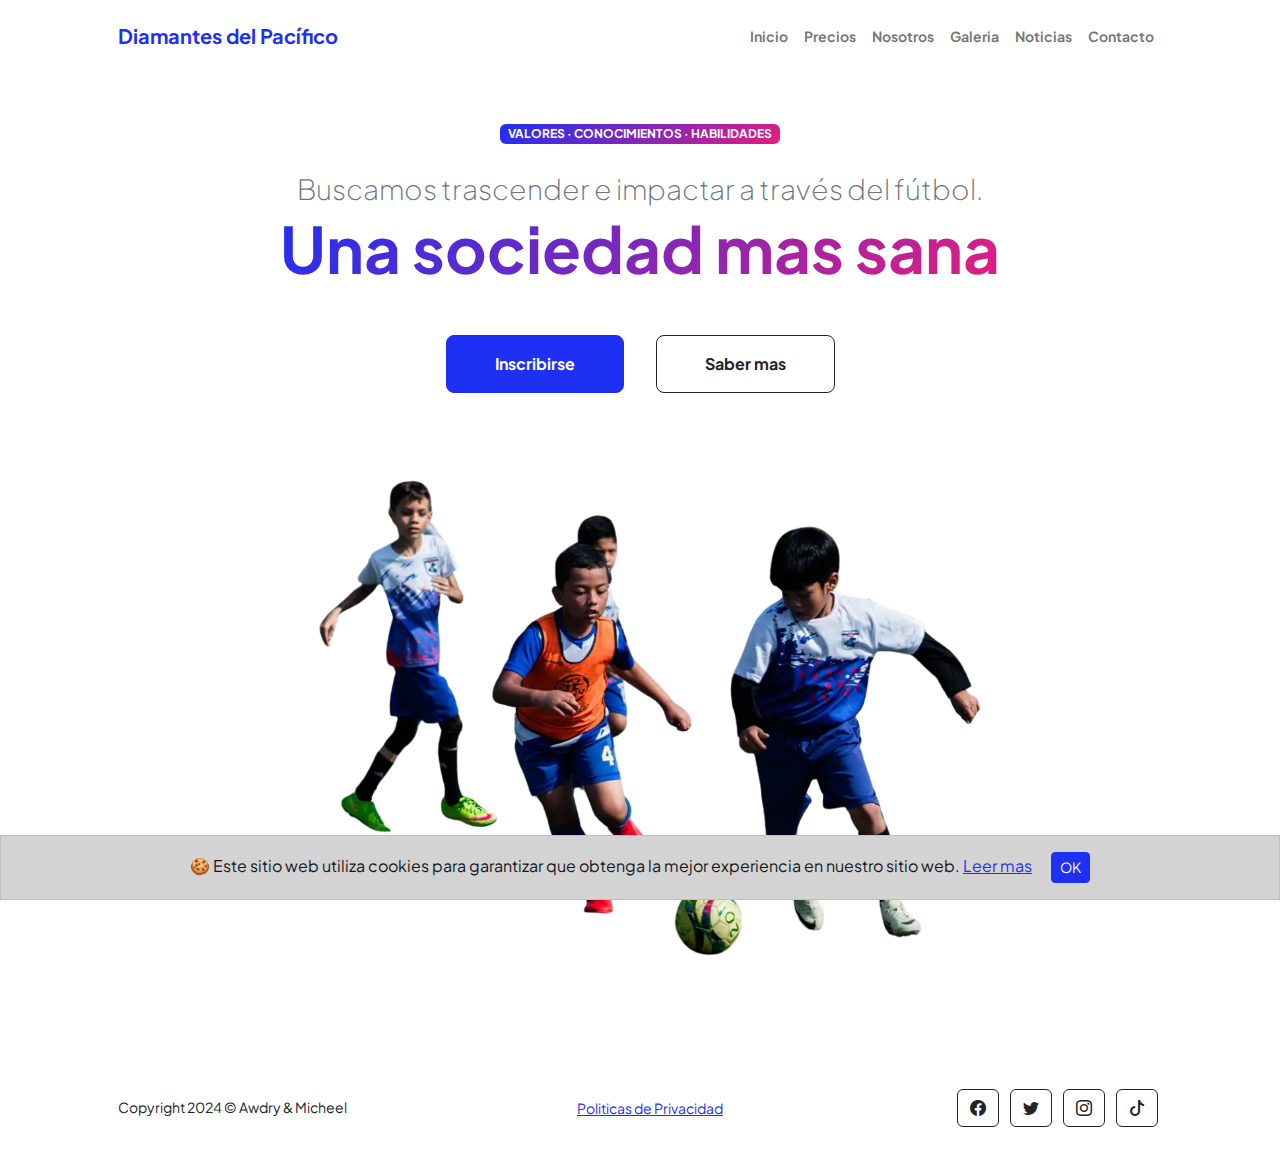
<file: index.html>
<!DOCTYPE html>
<html lang="en">
  <head>
    <meta charset="utf-8" />
    <meta
      name="viewport"
      content="width=device-width, initial-scale=1, shrink-to-fit=no"
    />
    <meta name="description" content="" />
    <meta name="author" content="" />
    <title>Diamantes del Pacífico</title>
    <!-- Favicon-->
    <link rel="icon" type="image/x-icon" href="assets/favicon.ico" />
    <!-- Custom Google font-->
    <link rel="preconnect" href="https://fonts.googleapis.com" />
    <link rel="preconnect" href="https://fonts.gstatic.com" crossorigin />
    <link
      href="https://fonts.googleapis.com/css2?family=Plus+Jakarta+Sans:wght@100;200;300;400;500;600;700;800;900&amp;display=swap"
      rel="stylesheet"
    />
    <!-- Bootstrap icons-->
    <link
      href="https://cdn.jsdelivr.net/npm/bootstrap-icons@1.8.1/font/bootstrap-icons.css"
      rel="stylesheet"
    />
    <!-- Core theme CSS (includes Bootstrap)-->
    <link href="css/styles.css" rel="stylesheet" />
  </head>
  <body class="d-flex flex-column h-100">
    <main class="flex-shrink-0">
      <!-- Navigation-->
      <nav class="navbar navbar-expand-lg navbar-light bg-white py-3">
        <div class="container px-5">
          <a class="navbar-brand" href="index.html"
            ><span class="fw-bolder text-primary"
              >Diamantes del Pacífico</span
            ></a
          >
          <button
            class="navbar-toggler"
            type="button"
            data-bs-toggle="collapse"
            data-bs-target="#navbarSupportedContent"
            aria-controls="navbarSupportedContent"
            aria-expanded="false"
            aria-label="Toggle navigation"
          >
            <span class="navbar-toggler-icon"></span>
          </button>
          <div class="collapse navbar-collapse" id="navbarSupportedContent">
            <ul class="navbar-nav ms-auto mb-2 mb-lg-0 small fw-bolder">
              <li class="nav-item">
                <a class="nav-link" href="index.html">Inicio</a>
              </li>
              <li class="nav-item">
                <a class="nav-link" href="precios.html">Precios</a>
              </li>
              <li class="nav-item">
                <a class="nav-link" href="nosotros.html">Nosotros</a>
              </li>
              <li class="nav-item">
                <a class="nav-link" href="galeria.html">Galeria</a>
              </li>
              <li class="nav-item">
                <a class="nav-link" href="noticias.html">Noticias</a>
              </li>
              <li class="nav-item">
                <a class="nav-link" href="contacto.html">Contacto</a>
              </li>
            </ul>
          </div>
        </div>
      </nav>
      <!-- Header-->
      <header class="py-5">
        <div class="container px-5 pb-5">
          <div class="row gx-5 align-items-center">
            <div class="col-xxl-5">
              <!-- Header text content-->
              <div class="text-center text-xxl-start">
                <div
                  class="badge bg-gradient-primary-to-secondary text-white mb-4"
                >
                  <div class="text-uppercase">
                    Valores &middot; Conocimientos &middot; Habilidades
                  </div>
                </div>
                <div class="fs-3 fw-light text-muted">
                  Buscamos trascender e impactar a través del fútbol.
                </div>
                <h1 class="display-3 fw-bolder mb-5">
                  <span class="text-gradient d-inline"
                    >Una sociedad mas sana</span
                  >
                </h1>
                <div
                  class="d-grid gap-3 d-sm-flex justify-content-sm-center justify-content-xxl-start mb-3"
                >
                  <a
                    class="btn btn-primary btn-lg px-5 py-3 me-sm-3 fs-6 fw-bolder"
                    href="contacto.html"
                    >Inscribirse</a
                  >
                  <a
                    class="btn btn-outline-dark btn-lg px-5 py-3 fs-6 fw-bolder"
                    href="nosotros.html"
                    >Saber mas</a
                  >
                </div>
              </div>
            </div>
            <div class="col-xxl-7">
              <!-- Header profile picture-->
              <div class="d-flex justify-content-center mt-5 mt-xxl-0">
                <div class="profile">
                  <img class="profile-img" src="assets/ninos.webp" alt="..." />
                </div>
              </div>
            </div>
          </div>
        </div>
      </header>
    </main>
    <!-- Footer-->
    <footer class="bg-white py-4 mt-auto">
      <div class="container px-5">
        <div
          class="row align-items-center justify-content-between flex-column flex-sm-row"
        >
          <div class="col-auto">
            <div class="small m-0">Copyright 2024 &copy; Awdry & Micheel</div>
          </div>
          <div class="col-auto">
            <a class="small" href="politicas.html">Politicas de Privacidad</a>
          </div>
          <div class="col-auto">
            <a
              class="btn btn-outline-dark btn-social mx-1"
              href="https://facebook.com"
              ><i class="bi bi-facebook"></i
            ></a>
            <a
              class="btn btn-outline-dark btn-social mx-1"
              href="https://twitter.com"
              ><i class="bi bi-twitter"></i
            ></a>
            <a
              class="btn btn-outline-dark btn-social mx-1"
              href="https://instagram.com"
              ><i class="bi bi-instagram"></i
            ></a>
            <a
              class="btn btn-outline-dark btn-social mx-1"
              href="https://tiktok.com"
              ><i class="bi bi-tiktok"></i
            ></a>
          </div>
        </div>
      </div>

      <!-- Cookie Banner -->
<div id="cb-cookie-banner" class="alert alert-dark text-center mb-0" role="alert">
  🍪 Este sitio web utiliza cookies para garantizar que obtenga la mejor experiencia en nuestro sitio web.
  <a href="https://www.cookiesandyou.com/" target="blank">Leer mas</a>
  <button type="button" class="btn btn-primary btn-sm ms-3" onclick="window.cb_hideCookieBanner()">
  OK
  </button>
  </div>
  <!-- End of Cookie Banner -->
    </footer>
    <!-- Bootstrap core JS-->
    <script src="https://cdn.jsdelivr.net/npm/bootstrap@5.2.3/dist/js/bootstrap.bundle.min.js"></script>
    <!-- Core theme JS-->
    <script src="js/scripts.js"></script>
  </body>
</html>
</file>
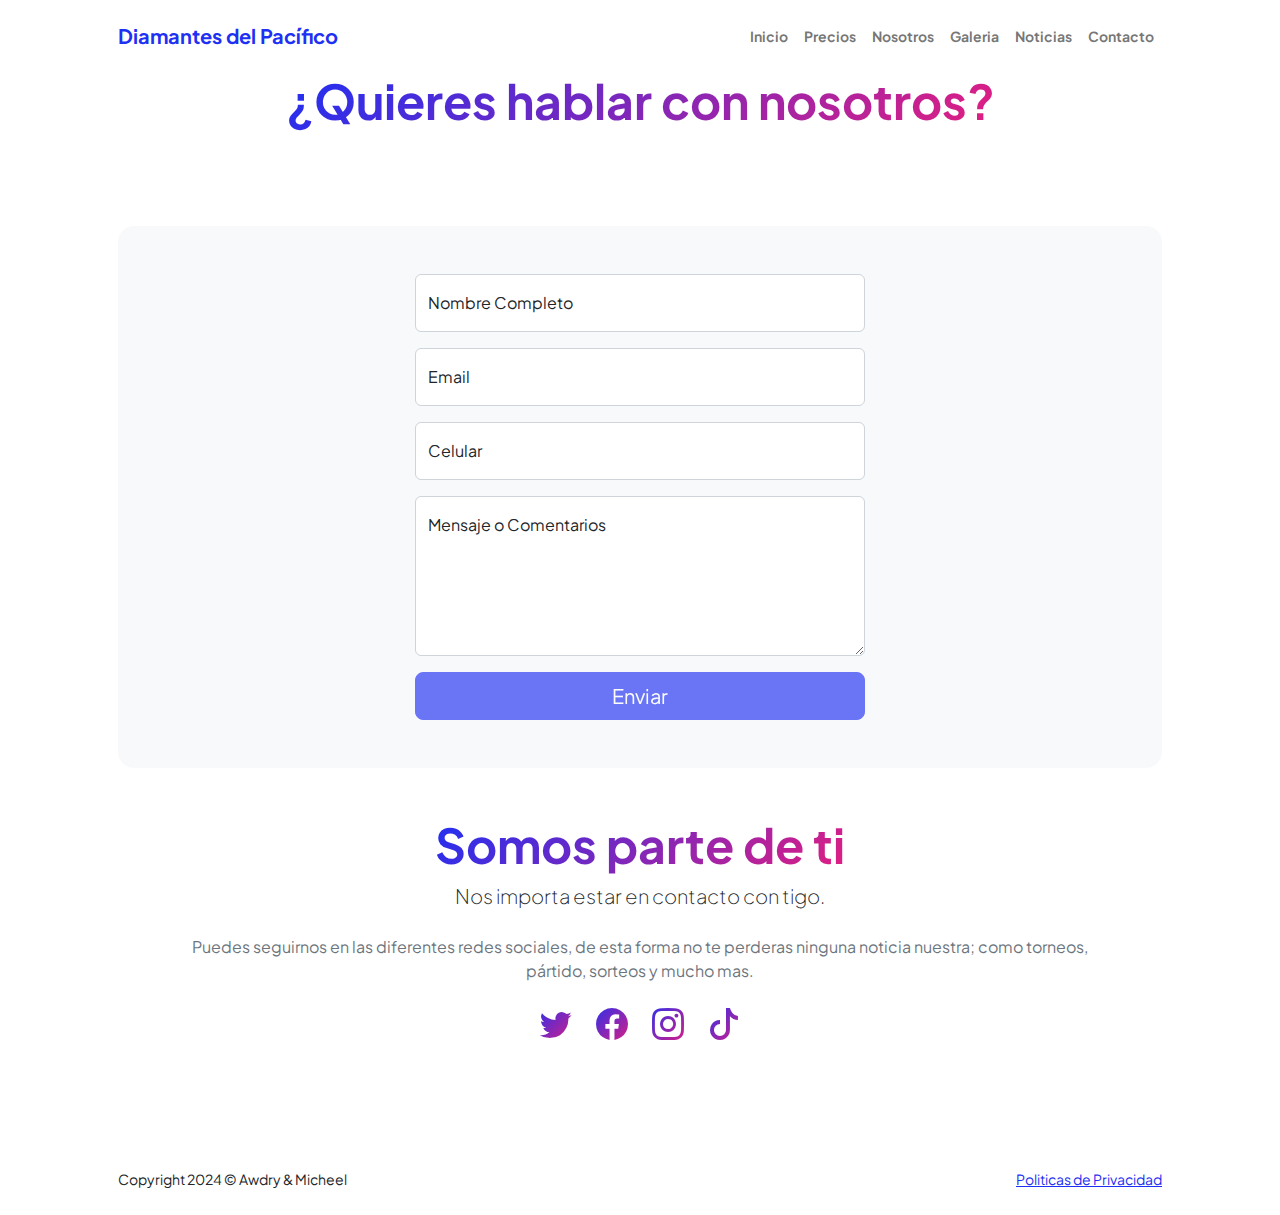
<file: contacto.html>
<!DOCTYPE html>
<html lang="en">
  <head>
    <meta charset="utf-8" />
    <meta
      name="viewport"
      content="width=device-width, initial-scale=1, shrink-to-fit=no"
    />
    <meta name="description" content />
    <meta name="author" content />
    <title>Contacto | Diamantes del Pacífico</title>
    <!-- Favicon-->
    <link rel="icon" type="image/x-icon" href="assets/favicon.ico" />
    <!-- Custom Google font-->
    <link rel="preconnect" href="https://fonts.googleapis.com" />
    <link rel="preconnect" href="https://fonts.gstatic.com" crossorigin />
    <link
      href="https://fonts.googleapis.com/css2?family=Plus+Jakarta+Sans:wght@100;200;300;400;500;600;700;800;900&amp;display=swap"
      rel="stylesheet"
    />
    <!-- Bootstrap icons-->
    <link
      href="https://cdn.jsdelivr.net/npm/bootstrap-icons@1.8.1/font/bootstrap-icons.css"
      rel="stylesheet"
    />
    <!-- Core theme CSS (includes Bootstrap)-->
    <link href="css/styles.css" rel="stylesheet" />
  </head>
  <body class="d-flex flex-column">
    <main class="flex-shrink-0">
      <!-- Navigation-->
      <nav class="navbar navbar-expand-lg navbar-light bg-white py-3">
        <div class="container px-5">
          <a class="navbar-brand" href="index.html"
            ><span class="fw-bolder text-primary"
              >Diamantes del Pacífico</span
            ></a
          >
          <button
            class="navbar-toggler"
            type="button"
            data-bs-toggle="collapse"
            data-bs-target="#navbarSupportedContent"
            aria-controls="navbarSupportedContent"
            aria-expanded="false"
            aria-label="Toggle navigation"
          >
            <span class="navbar-toggler-icon"></span>
          </button>
          <div class="collapse navbar-collapse" id="navbarSupportedContent">
            <ul class="navbar-nav ms-auto mb-2 mb-lg-0 small fw-bolder">
              <li class="nav-item">
                <a class="nav-link" href="index.html">Inicio</a>
              </li>
              <li class="nav-item">
                <a class="nav-link" href="precios.html">Precios</a>
              </li>
              <li class="nav-item">
                <a class="nav-link" href="nosotros.html">Nosotros</a>
              </li>
              <li class="nav-item">
                <a class="nav-link" href="galeria.html">Galeria</a>
              </li>
              <li class="nav-item">
                <a class="nav-link" href="noticias.html">Noticias</a>
              </li>
              <li class="nav-item">
                <a class="nav-link" href="contacto.html">Contacto</a>
              </li>
            </ul>
          </div>
        </div>
      </nav>

      <div class="text-center mb-5">
        <h1 class="display-5 fw-bolder mb-0">
          <span class="text-gradient d-inline"
            >¿Quieres hablar con nosotros?</span
          >
        </h1>
      </div>

      <!-- Page content-->
      <section class="py-5">
        <div class="container px-5">
          <!-- Contact form-->
          <div class="bg-light rounded-4 py-5 px-4 px-md-5">
            <div class="row gx-5 justify-content-center">
              <div class="col-lg-8 col-xl-6">
                <form id="contactForm" data-sb-form-api-token="API_TOKEN">
                  <!-- Name input-->
                  <div class="form-floating mb-3">
                    <input
                      class="form-control"
                      id="name"
                      type="text"
                      placeholder="Enter your name..."
                      data-sb-validations="required"
                    />
                    <label for="name">Nombre Completo</label>
                    <div
                      class="invalid-feedback"
                      data-sb-feedback="name:required"
                    >
                      Se requiere un nombre
                    </div>
                  </div>
                  <!-- Email address input-->
                  <div class="form-floating mb-3">
                    <input
                      class="form-control"
                      id="email"
                      type="email"
                      placeholder="name@example.com"
                      data-sb-validations="required,email"
                    />
                    <label for="email">Email</label>
                    <div
                      class="invalid-feedback"
                      data-sb-feedback="email:required"
                    >
                      se requiere un email.
                    </div>
                    <div
                      class="invalid-feedback"
                      data-sb-feedback="email:email"
                    >
                      Email invalido.
                    </div>
                  </div>
                  <!-- Phone number input-->
                  <div class="form-floating mb-3">
                    <input
                      class="form-control"
                      id="phone"
                      type="tel"
                      placeholder="(123) 456-7890"
                      data-sb-validations="required"
                    />
                    <label for="phone">Celular</label>
                    <div
                      class="invalid-feedback"
                      data-sb-feedback="phone:required"
                    >
                      Se requiere un numero celular
                    </div>
                  </div>
                  <!-- Message input-->
                  <div class="form-floating mb-3">
                    <textarea
                      class="form-control"
                      id="message"
                      type="text"
                      placeholder="Enter your message here..."
                      style="height: 10rem"
                      data-sb-validations="required"
                    ></textarea>
                    <label for="message">Mensaje o Comentarios</label>
                    <div
                      class="invalid-feedback"
                      data-sb-feedback="message:required"
                    >
                      Por favor envienos sus comentarios.
                    </div>
                  </div>
                  <div class="d-none" id="submitSuccessMessage">
                    <div class="text-center mb-3">
                      <div class="fw-bolder">
                        ¡El envío del formulario fue exitoso!
                      </div>
                      <!--To activate this form, sign up at
                                            <br />
                                            <a href="https://startbootstrap.com/solution/contact-forms">https://startbootstrap.com/solution/contact-forms</a>
                                        -->
                    </div>
                  </div>

                  <div class="d-none" id="submitErrorMessage">
                    <div class="text-center text-danger mb-3">
                      Error al enviar el mensaje!
                    </div>
                  </div>
                  <!-- Submit Button-->
                  <div class="d-grid">
                    <button
                      class="btn btn-primary btn-lg disabled"
                      id="submitButton"
                      type="submit"
                    >
                      Enviar
                    </button>
                  </div>
                </form>
              </div>
            </div>
          </div>

          <!-- About Section-->
          <div class="container px-5">
            <div class="row gx-5 justify-content-center">
              <div class="col-xxl-8">
                <div class="text-center my-5">
                  <h2 class="display-5 fw-bolder">
                    <span class="text-gradient d-inline"
                      >Somos parte de ti</span
                    >
                  </h2>
                  <p class="lead fw-light mb-4">
                    Nos importa estar en contacto con tigo.
                  </p>
                  <p class="text-muted">
                    Puedes seguirnos en las diferentes redes sociales, de esta
                    forma no te perderas ninguna noticia nuestra; como torneos,
                    pártido, sorteos y mucho mas.
                  </p>
                  <div class="d-flex justify-content-center fs-2 gap-4">
                    <a class="text-gradient" href="#!"
                      ><i class="bi bi-twitter"></i
                    ></a>
                    <a class="text-gradient" href="#!"
                      ><i class="bi bi-facebook"></i
                    ></a>
                    <a class="text-gradient" href="#!"
                      ><i class="bi bi-instagram"></i
                    ></a>
                    <a class="text-gradient" href="#!"
                      ><i class="bi bi-tiktok"></i
                    ></a>
                  </div>
                </div>
              </div>
            </div>
          </div>
        </div>
      </section>
    </main>
    <!-- Footer-->
    <footer class="bg-white py-4 mt-auto">
      <div class="container px-5">
        <div
          class="row align-items-center justify-content-between flex-column flex-sm-row"
        >
          <div class="col-auto">
            <div class="small m-0">Copyright 2024 &copy; Awdry & Micheel</div>
          </div>
          <div class="col-auto">
            <a class="small" href="politicas.html">Politicas de Privacidad</a>
          </div>
        </div>
      </div>
    </footer>
    <!-- Bootstrap core JS-->
    <script src="https://cdn.jsdelivr.net/npm/bootstrap@5.2.3/dist/js/bootstrap.bundle.min.js"></script>
    <!-- Core theme JS-->
    <script src="js/scripts.js"></script>
    <script src="https://cdn.startbootstrap.com/sb-forms-latest.js"></script>
  </body>
</html>
</file>
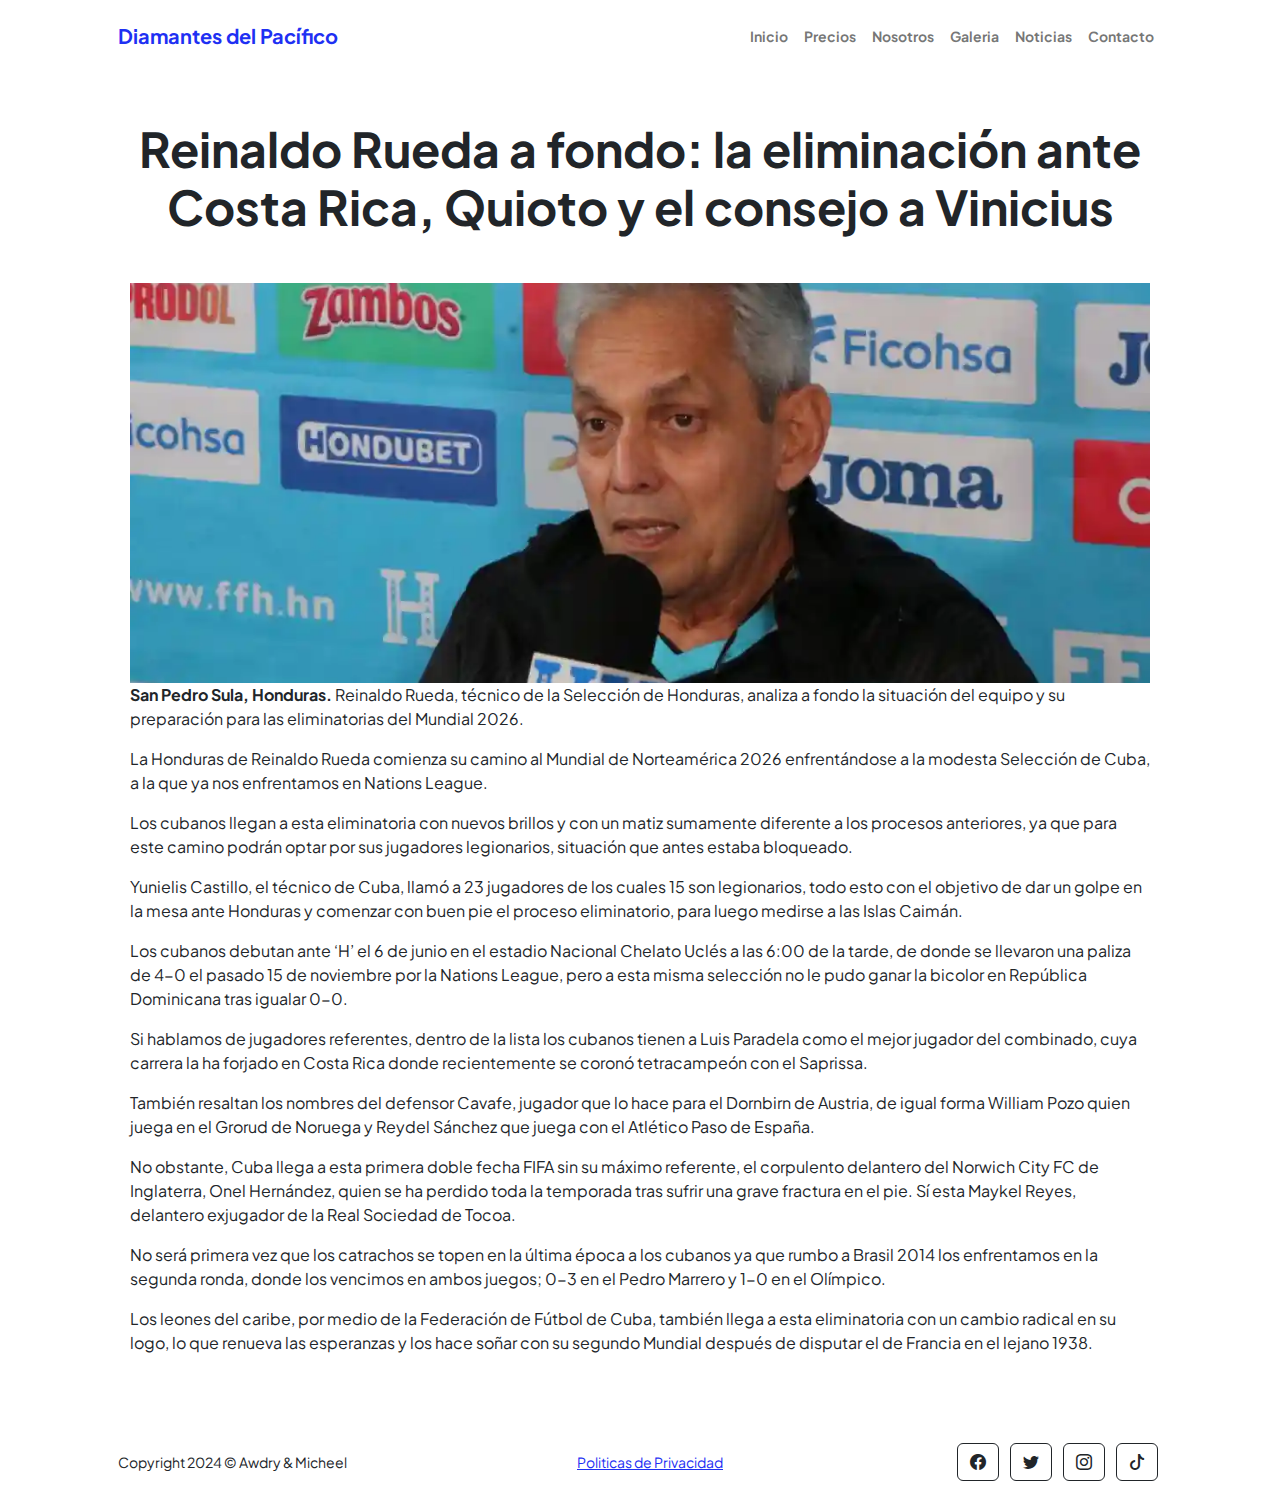
<file: entrada_1.html>
<!DOCTYPE html>
<html lang="en">
  <head>
    <meta charset="utf-8" />
    <meta
      name="viewport"
      content="width=device-width, initial-scale=1, shrink-to-fit=no"
    />
    <meta name="description" content="" />
    <meta name="author" content="" />
    <title>Sobre Nosotros | Diamantes del Pacífico</title>
    <!-- Favicon-->
    <link rel="icon" type="image/x-icon" href="assets/favicon.ico" />
    <!-- Custom Google font-->
    <link rel="preconnect" href="https://fonts.googleapis.com" />
    <link rel="preconnect" href="https://fonts.gstatic.com" crossorigin />
    <link
      href="https://fonts.googleapis.com/css2?family=Plus+Jakarta+Sans:wght@100;200;300;400;500;600;700;800;900&amp;display=swap"
      rel="stylesheet"
    />
    <!-- Bootstrap icons-->
    <link
      href="https://cdn.jsdelivr.net/npm/bootstrap-icons@1.8.1/font/bootstrap-icons.css"
      rel="stylesheet"
    />
    <!-- Core theme CSS (includes Bootstrap)-->
    <link href="css/styles.css" rel="stylesheet" />
  </head>
  <body class="d-flex flex-column h-100">
    <main class="flex-shrink-0">
      <!-- Navigation-->
      <nav class="navbar navbar-expand-lg navbar-light bg-white py-3">
        <div class="container px-5">
          <a class="navbar-brand" href="index.html"
            ><span class="fw-bolder text-primary"
              >Diamantes del Pacífico</span
            ></a
          >
          <button
            class="navbar-toggler"
            type="button"
            data-bs-toggle="collapse"
            data-bs-target="#navbarSupportedContent"
            aria-controls="navbarSupportedContent"
            aria-expanded="false"
            aria-label="Toggle navigation"
          >
            <span class="navbar-toggler-icon"></span>
          </button>
          <div class="collapse navbar-collapse" id="navbarSupportedContent">
            <ul class="navbar-nav ms-auto mb-2 mb-lg-0 small fw-bolder">
              <li class="nav-item">
                <a class="nav-link" href="index.html">Inicio</a>
              </li>
              <li class="nav-item">
                <a class="nav-link" href="precios.html">Precios</a>
              </li>
              <li class="nav-item">
                <a class="nav-link" href="nosotros.html">Nosotros</a>
              </li>
              <li class="nav-item">
                <a class="nav-link" href="galeria.html">Galeria</a>
              </li>
              <li class="nav-item">
                <a class="nav-link" href="noticias.html">Noticias</a>
              </li>
              <li class="nav-item">
                <a class="nav-link" href="contacto.html">Contacto</a>
              </li>
            </ul>
          </div>
        </div>
      </nav>
      <!-- Header-->

      <section class="py-5">
        <div class="container px-5">
          <div class="text-center mb-5">
            <h1 class="display-5 fw-bolder mb-0">
              <span class=""
                >Reinaldo Rueda a fondo: la eliminación ante Costa Rica, Quioto
                y el consejo a Vinicius</span
              >
            </h1>
          </div>
          <div class="container">
            <div class="article-header">
              <img class="image-arti" src="assets/rueda.webp" alt="Reinaldo Rueda en entrevista" />
              <p>
                <strong>San Pedro Sula, Honduras.</strong> Reinaldo Rueda,
                técnico de la Selección de Honduras, analiza a fondo la
                situación del equipo y su preparación para las eliminatorias del
                Mundial 2026.
              </p>
            </div>
            <div class="article-content">
              <p>
                La Honduras de Reinaldo Rueda comienza su camino al Mundial de
                Norteamérica 2026 enfrentándose a la modesta Selección de Cuba,
                a la que ya nos enfrentamos en Nations League.
              </p>
              <p>
                Los cubanos llegan a esta eliminatoria con nuevos brillos y con
                un matiz sumamente diferente a los procesos anteriores, ya que
                para este camino podrán optar por sus jugadores legionarios,
                situación que antes estaba bloqueado.
              </p>
              <p>
                Yunielis Castillo, el técnico de Cuba, llamó a 23 jugadores de
                los cuales 15 son legionarios, todo esto con el objetivo de dar
                un golpe en la mesa ante Honduras y comenzar con buen pie el
                proceso eliminatorio, para luego medirse a las Islas Caimán.
              </p>
              <p>
                Los cubanos debutan ante ‘H’ el 6 de junio en el estadio
                Nacional Chelato Uclés a las 6:00 de la tarde, de donde se
                llevaron una paliza de 4-0 el pasado 15 de noviembre por la
                Nations League, pero a esta misma selección no le pudo ganar la
                bicolor en República Dominicana tras igualar 0-0.
              </p>
              <p>
                Si hablamos de jugadores referentes, dentro de la lista los
                cubanos tienen a Luis Paradela como el mejor jugador del
                combinado, cuya carrera la ha forjado en Costa Rica donde
                recientemente se coronó tetracampeón con el Saprissa.
              </p>
              <p>
                También resaltan los nombres del defensor Cavafe, jugador que lo
                hace para el Dornbirn de Austria, de igual forma William Pozo
                quien juega en el Grorud de Noruega y Reydel Sánchez que juega
                con el Atlético Paso de España.
              </p>
              <p>
                No obstante, Cuba llega a esta primera doble fecha FIFA sin su
                máximo referente, el corpulento delantero del Norwich City FC de
                Inglaterra, Onel Hernández, quien se ha perdido toda la
                temporada tras sufrir una grave fractura en el pie. Sí esta
                Maykel Reyes, delantero exjugador de la Real Sociedad de Tocoa.
              </p>
              <p>
                No será primera vez que los catrachos se topen en la última
                época a los cubanos ya que rumbo a Brasil 2014 los enfrentamos
                en la segunda ronda, donde los vencimos en ambos juegos; 0-3 en
                el Pedro Marrero y 1-0 en el Olímpico.
              </p>
              <p>
                Los leones del caribe, por medio de la Federación de Fútbol de
                Cuba, también llega a esta eliminatoria con un cambio radical en
                su logo, lo que renueva las esperanzas y los hace soñar con su
                segundo Mundial después de disputar el de Francia en el lejano
                1938.
              </p>
            </div>
          </div>
        </div>
        <!-- Gallery -->
      </section>
    </main>
    <!-- Footer-->
    <footer class="bg-white py-4 mt-auto">
      <div class="container px-5">
        <div
          class="row align-items-center justify-content-between flex-column flex-sm-row"
        >
          <div class="col-auto">
            <div class="small m-0">Copyright 2024 &copy; Awdry & Micheel</div>
          </div>
          <div class="col-auto">
            <a class="small" href="politicas.html">Politicas de Privacidad</a>
          </div>
          <div class="col-auto">
            <a
              class="btn btn-outline-dark btn-social mx-1"
              href="https://facebook.com"
              ><i class="bi bi-facebook"></i
            ></a>
            <a
              class="btn btn-outline-dark btn-social mx-1"
              href="https://twitter.com"
              ><i class="bi bi-twitter"></i
            ></a>
            <a
              class="btn btn-outline-dark btn-social mx-1"
              href="https://instagram.com"
              ><i class="bi bi-instagram"></i
            ></a>
            <a
              class="btn btn-outline-dark btn-social mx-1"
              href="https://tiktok.com"
              ><i class="bi bi-tiktok"></i
            ></a>
          </div>
        </div>
      </div>
    </footer>
    <!-- Bootstrap core JS-->
    <script src="https://cdn.jsdelivr.net/npm/bootstrap@5.2.3/dist/js/bootstrap.bundle.min.js"></script>
    <!-- Core theme JS-->
    <script src="js/scripts.js"></script>
  </body>
</html>
</file>
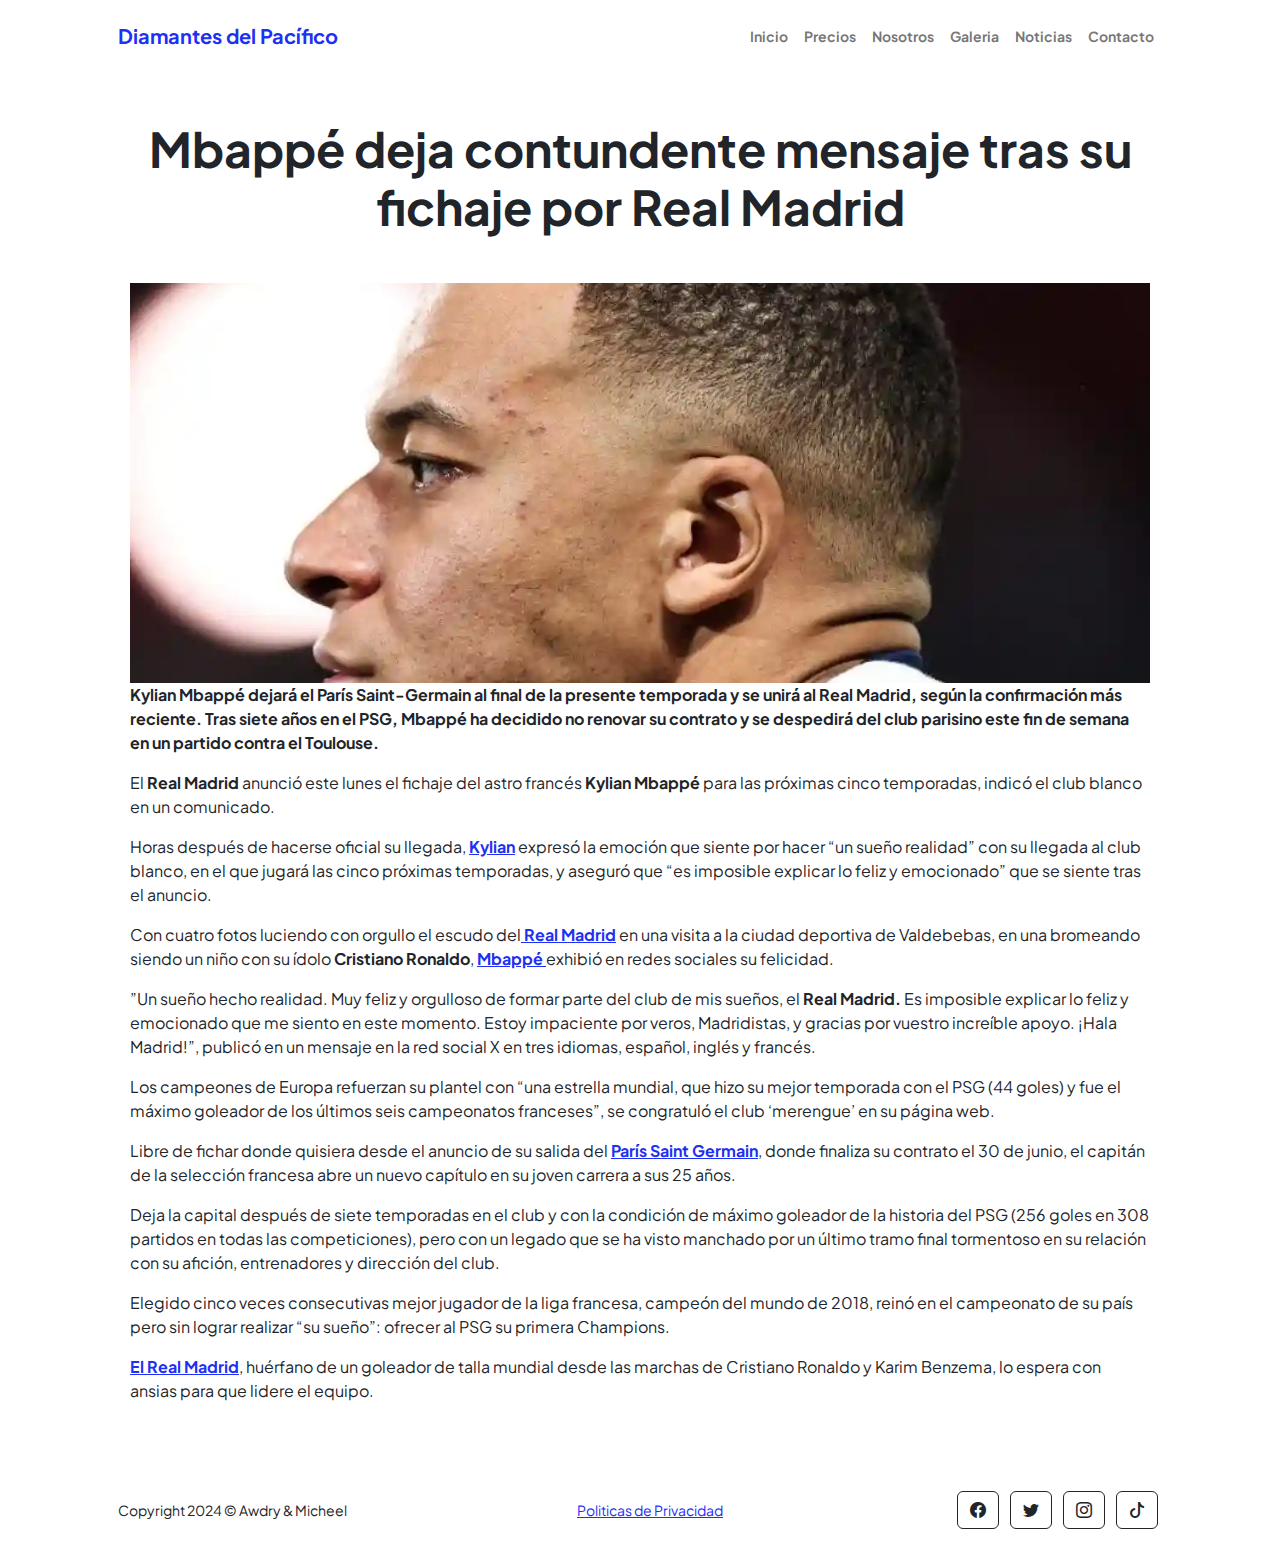
<file: entrada_2.html>
<!DOCTYPE html>
<html lang="en">
  <head>
    <meta charset="utf-8" />
    <meta
      name="viewport"
      content="width=device-width, initial-scale=1, shrink-to-fit=no"
    />
    <meta name="description" content="" />
    <meta name="author" content="" />
    <title>Sobre Nosotros | Diamantes del Pacífico</title>
    <!-- Favicon-->
    <link rel="icon" type="image/x-icon" href="assets/favicon.ico" />
    <!-- Custom Google font-->
    <link rel="preconnect" href="https://fonts.googleapis.com" />
    <link rel="preconnect" href="https://fonts.gstatic.com" crossorigin />
    <link
      href="https://fonts.googleapis.com/css2?family=Plus+Jakarta+Sans:wght@100;200;300;400;500;600;700;800;900&amp;display=swap"
      rel="stylesheet"
    />
    <!-- Bootstrap icons-->
    <link
      href="https://cdn.jsdelivr.net/npm/bootstrap-icons@1.8.1/font/bootstrap-icons.css"
      rel="stylesheet"
    />
    <!-- Core theme CSS (includes Bootstrap)-->
    <link href="css/styles.css" rel="stylesheet" />
  </head>
  <body class="d-flex flex-column h-100">
    <main class="flex-shrink-0">
      <!-- Navigation-->
      <nav class="navbar navbar-expand-lg navbar-light bg-white py-3">
        <div class="container px-5">
          <a class="navbar-brand" href="index.html"
            ><span class="fw-bolder text-primary"
              >Diamantes del Pacífico</span
            ></a
          >
          <button
            class="navbar-toggler"
            type="button"
            data-bs-toggle="collapse"
            data-bs-target="#navbarSupportedContent"
            aria-controls="navbarSupportedContent"
            aria-expanded="false"
            aria-label="Toggle navigation"
          >
            <span class="navbar-toggler-icon"></span>
          </button>
          <div class="collapse navbar-collapse" id="navbarSupportedContent">
            <ul class="navbar-nav ms-auto mb-2 mb-lg-0 small fw-bolder">
              <li class="nav-item">
                <a class="nav-link" href="index.html">Inicio</a>
              </li>
              <li class="nav-item">
                <a class="nav-link" href="precios.html">Precios</a>
              </li>
              <li class="nav-item">
                <a class="nav-link" href="nosotros.html">Nosotros</a>
              </li>
              <li class="nav-item">
                <a class="nav-link" href="galeria.html">Galeria</a>
              </li>
              <li class="nav-item">
                <a class="nav-link" href="noticias.html">Noticias</a>
              </li>
              <li class="nav-item">
                <a class="nav-link" href="contacto.html">Contacto</a>
              </li>
            </ul>
          </div>
        </div>
      </nav>
      <!-- Header-->

      <section class="py-5">
        <div class="container px-5">
          <div class="text-center mb-5">
            <h1 class="display-5 fw-bolder mb-0">
              <span class=""
                >Mbappé deja contundente mensaje tras su fichaje por Real
                Madrid</span
              >
            </h1>
          </div>

          <div class="container">
            <div class="article-header">
              <img
              class="image-arti"
                src="assets/mbape.webp"
                alt="Mbappé deja contundente mensaje"
              />
              <p>
                <strong
                  >Kylian Mbappé dejará el París Saint-Germain al final de la
                  presente temporada y se unirá al Real Madrid, según la
                  confirmación más reciente. Tras siete años en el PSG, Mbappé
                  ha decidido no renovar su contrato y se despedirá del club
                  parisino este fin de semana en un partido contra el
                  Toulouse.</strong
                >
              </p>
            </div>
            <div class="article-content">
              <p>
                El <b>Real Madrid </b>anunció este lunes el fichaje del astro
                francés <b>Kylian Mbappé</b> para las próximas cinco temporadas,
                indicó el club blanco en un comunicado.
              </p>
              <p>
                Horas después de hacerse oficial su llegada,<b>
                  <a
                    href="https://www.laprensa.hn/deportes/oficial-real-madrid-anuncia-fichaje-kylian-mbappe-contrato-salario-espana-FL19655246"
                    >Kylian</a
                  > </b
                >expresó la emoción que siente por hacer “un sueño realidad” con
                su llegada al club blanco, en el que jugará las cinco próximas
                temporadas, y aseguró que “es imposible explicar lo feliz y
                emocionado” que se siente tras el anuncio.
              </p>
              <p>
                Con cuatro fotos luciendo con orgullo el escudo del<a
                  href="https://www.laprensa.hn/deportes/real-madrid-campeon-champions-league-decimoquinta-copa-europa-borussia-dortmund-vinicius-carvajal-HN19639691"
                >
                  <b>Real Madrid</b></a
                ><b> </b>en una visita a la ciudad deportiva de Valdebebas, en
                una bromeando siendo un niño con su ídolo<b>
                  Cristiano Ronaldo</b
                >,
                <b
                  ><a
                    href="https://www.laprensa.hn/deportes/oficial-real-madrid-anuncia-fichaje-kylian-mbappe-contrato-salario-espana-FL19655246"
                    >Mbappé
                  </a></b
                >exhibió en redes sociales su felicidad.
              </p>
              <p></p>
              <p>
                ”Un sueño hecho realidad. Muy feliz y orgulloso de formar parte
                del club de mis sueños, el <b>Real Madrid.</b> Es imposible
                explicar lo feliz y emocionado que me siento en este momento.
                Estoy impaciente por veros, Madridistas, y gracias por vuestro
                increíble apoyo. ¡Hala Madrid!”, publicó en un mensaje en la red
                social X en tres idiomas, español, inglés y francés.
              </p>
              <p>
                Los campeones de Europa refuerzan su plantel con “una estrella
                mundial, que hizo su mejor temporada con el PSG (44 goles) y fue
                el máximo goleador de los últimos seis campeonatos franceses”,
                se congratuló el club ‘merengue’ en su página web.
              </p>
              <p>
                Libre de fichar donde quisiera desde el anuncio de su salida del
                <b
                  ><a
                    href="https://www.laprensa.hn/fotogalerias/deportes/mbappe-kylian-psg-paris-saint-germain-real-madrid-contrato-fichaje-junio-condicion-DA17711147#image-1"
                    >París Saint Germain</a
                  ></b
                >, donde finaliza su contrato el 30 de junio, el capitán de la
                selección francesa abre un nuevo capítulo en su joven carrera a
                sus 25 años.
              </p>
              <p>
                Deja la capital después de siete temporadas en el club y con la
                condición de máximo goleador de la historia del PSG (256 goles
                en 308 partidos en todas las competiciones), pero con un legado
                que se ha visto manchado por un último tramo final tormentoso en
                su relación con su afición, entrenadores y dirección del club.
              </p>
              <p>
                Elegido cinco veces consecutivas mejor jugador de la liga
                francesa, campeón del mundo de 2018, reinó en el campeonato de
                su país pero sin lograr realizar “su sueño”: ofrecer al PSG su
                primera Champions.
              </p>
              <p>
                <b
                  ><a
                    href="https://www.laprensa.hn/fotogalerias/deportes/mbappe-kylian-psg-paris-saint-germain-real-madrid-contrato-fichaje-junio-condicion-DA17711147#image-1"
                    >El Real Madrid</a
                  ></b
                >, huérfano de un goleador de talla mundial desde las marchas de
                Cristiano Ronaldo y Karim Benzema, lo espera con ansias para que
                lidere el equipo.
              </p>
            </div>
          </div>
        </div>
        <!-- Gallery -->
      </section>
    </main>
    <!-- Footer-->
    <footer class="bg-white py-4 mt-auto">
      <div class="container px-5">
        <div
          class="row align-items-center justify-content-between flex-column flex-sm-row"
        >
          <div class="col-auto">
            <div class="small m-0">Copyright 2024 &copy; Awdry & Micheel</div>
          </div>
          <div class="col-auto">
            <a class="small" href="politicas.html">Politicas de Privacidad</a>
          </div>
          <div class="col-auto">
            <a
              class="btn btn-outline-dark btn-social mx-1"
              href="https://facebook.com"
              ><i class="bi bi-facebook"></i
            ></a>
            <a
              class="btn btn-outline-dark btn-social mx-1"
              href="https://twitter.com"
              ><i class="bi bi-twitter"></i
            ></a>
            <a
              class="btn btn-outline-dark btn-social mx-1"
              href="https://instagram.com"
              ><i class="bi bi-instagram"></i
            ></a>
            <a
              class="btn btn-outline-dark btn-social mx-1"
              href="https://tiktok.com"
              ><i class="bi bi-tiktok"></i
            ></a>
          </div>
        </div>
      </div>
    </footer>
    <!-- Bootstrap core JS-->
    <script src="https://cdn.jsdelivr.net/npm/bootstrap@5.2.3/dist/js/bootstrap.bundle.min.js"></script>
    <!-- Core theme JS-->
    <script src="js/scripts.js"></script>
  </body>
</html>
</file>
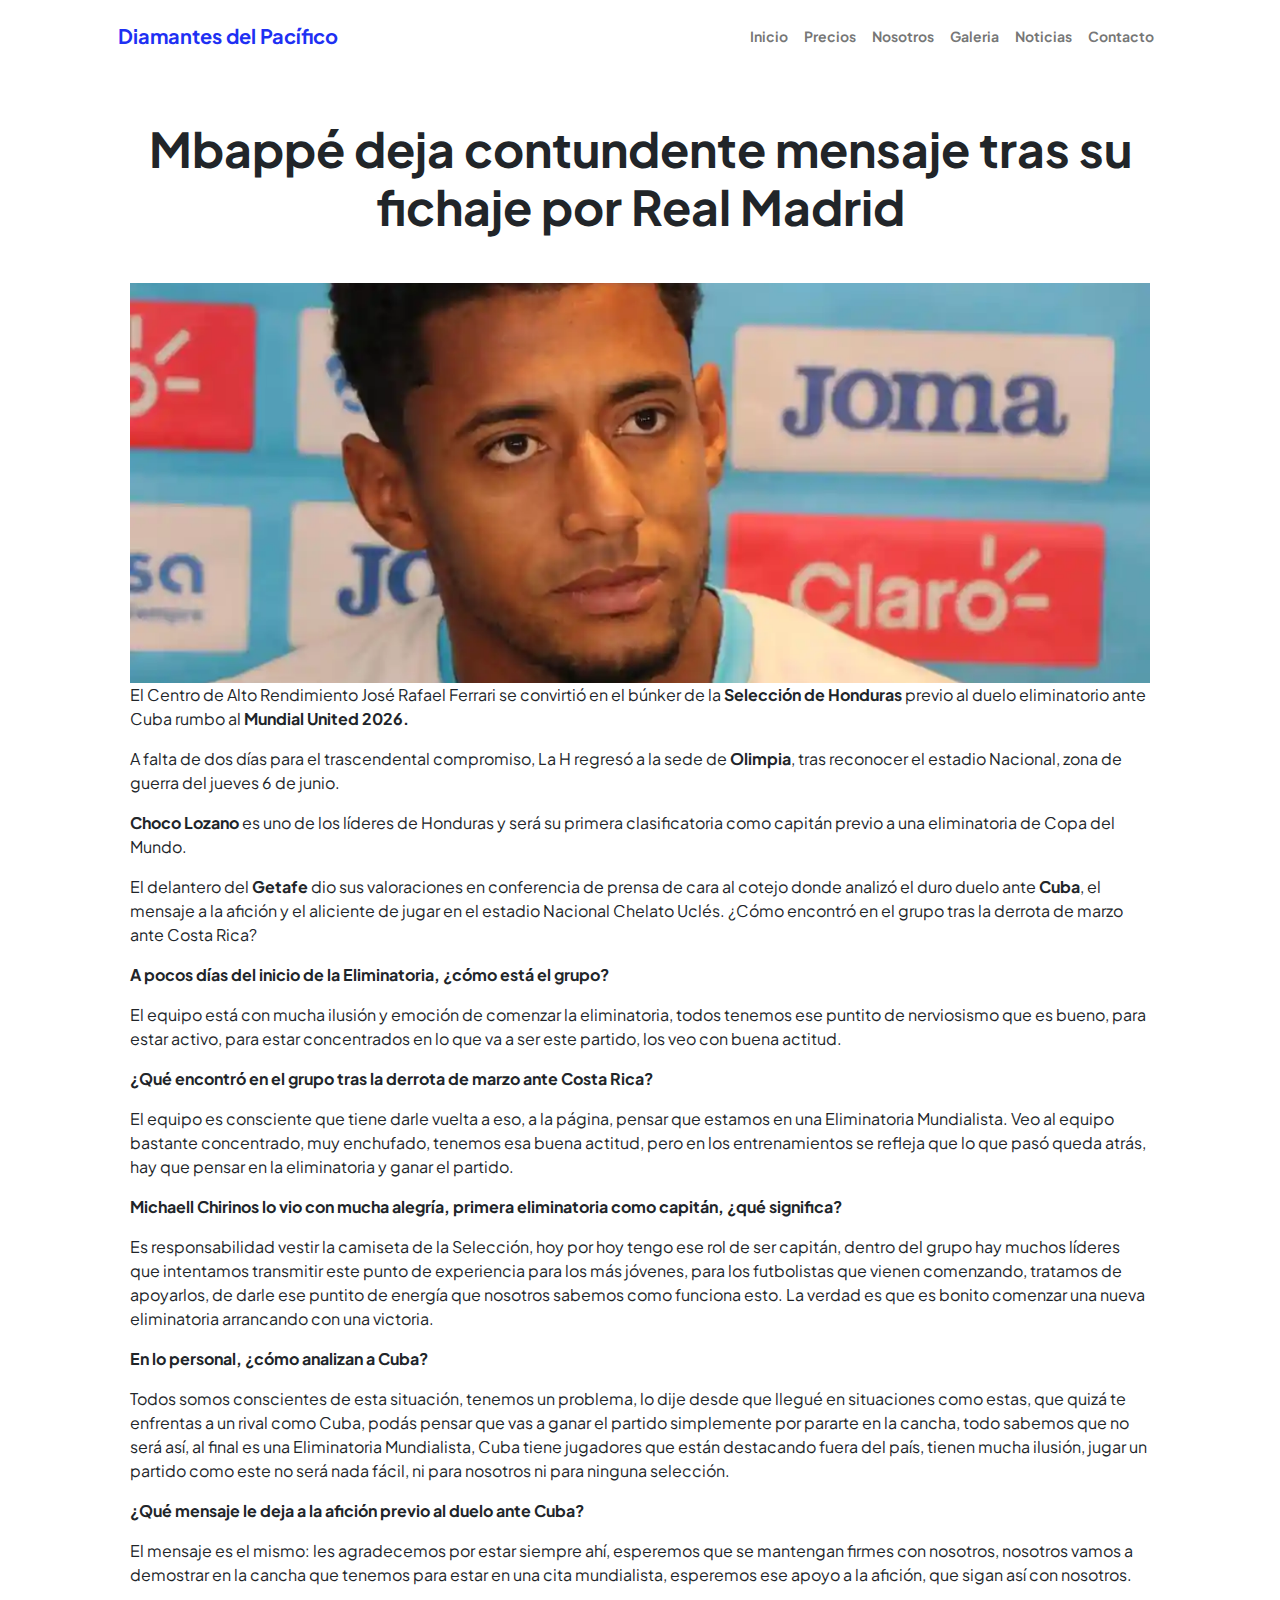
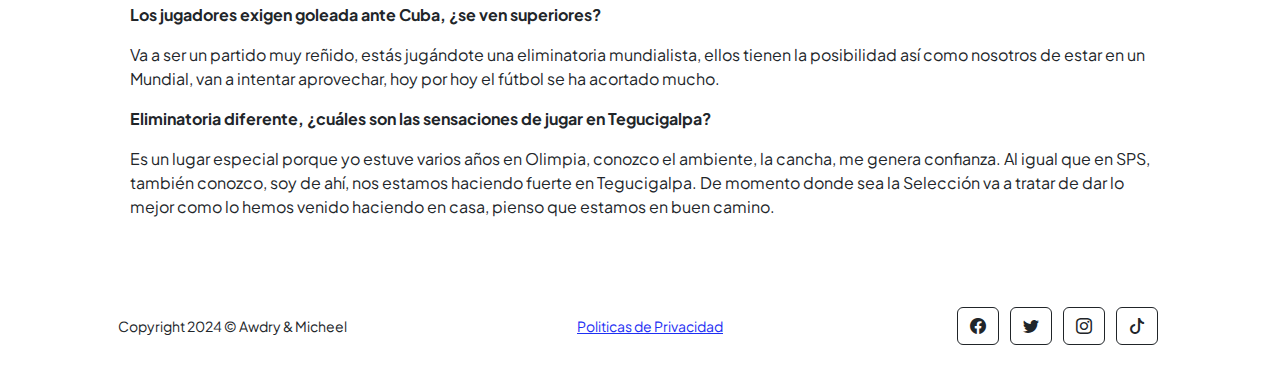
<file: entrada_3.html>
<!DOCTYPE html>
<html lang="en">
  <head>
    <meta charset="utf-8" />
    <meta
      name="viewport"
      content="width=device-width, initial-scale=1, shrink-to-fit=no"
    />
    <meta name="description" content="" />
    <meta name="author" content="" />
    <title>Sobre Nosotros | Diamantes del Pacífico</title>
    <!-- Favicon-->
    <link rel="icon" type="image/x-icon" href="assets/favicon.ico" />
    <!-- Custom Google font-->
    <link rel="preconnect" href="https://fonts.googleapis.com" />
    <link rel="preconnect" href="https://fonts.gstatic.com" crossorigin />
    <link
      href="https://fonts.googleapis.com/css2?family=Plus+Jakarta+Sans:wght@100;200;300;400;500;600;700;800;900&amp;display=swap"
      rel="stylesheet"
    />
    <!-- Bootstrap icons-->
    <link
      href="https://cdn.jsdelivr.net/npm/bootstrap-icons@1.8.1/font/bootstrap-icons.css"
      rel="stylesheet"
    />
    <!-- Core theme CSS (includes Bootstrap)-->
    <link href="css/styles.css" rel="stylesheet" />
  </head>
  <body class="d-flex flex-column h-100">
    <main class="flex-shrink-0">
      <!-- Navigation-->
      <nav class="navbar navbar-expand-lg navbar-light bg-white py-3">
        <div class="container px-5">
          <a class="navbar-brand" href="index.html"
            ><span class="fw-bolder text-primary"
              >Diamantes del Pacífico</span
            ></a
          >
          <button
            class="navbar-toggler"
            type="button"
            data-bs-toggle="collapse"
            data-bs-target="#navbarSupportedContent"
            aria-controls="navbarSupportedContent"
            aria-expanded="false"
            aria-label="Toggle navigation"
          >
            <span class="navbar-toggler-icon"></span>
          </button>
          <div class="collapse navbar-collapse" id="navbarSupportedContent">
            <ul class="navbar-nav ms-auto mb-2 mb-lg-0 small fw-bolder">
              <li class="nav-item">
                <a class="nav-link" href="index.html">Inicio</a>
              </li>
              <li class="nav-item">
                <a class="nav-link" href="precios.html">Precios</a>
              </li>
              <li class="nav-item">
                <a class="nav-link" href="nosotros.html">Nosotros</a>
              </li>
              <li class="nav-item">
                <a class="nav-link" href="galeria.html">Galeria</a>
              </li>
              <li class="nav-item">
                <a class="nav-link" href="noticias.html">Noticias</a>
              </li>
              <li class="nav-item">
                <a class="nav-link" href="contacto.html">Contacto</a>
              </li>
            </ul>
          </div>
        </div>
      </nav>
      <!-- Header-->

      <section class="py-5">
        <div class="container px-5">
          <div class="text-center mb-5">
            <h1 class="display-5 fw-bolder mb-0">
              <span class=""
                >Mbappé deja contundente mensaje tras su fichaje por Real
                Madrid</span
              >
            </h1>
          </div>

          <div class="container">
            <div class="article-header">
              <img
              class="image-arti"
                src="assets/lozano.webp"
                alt="Mbappé deja contundente mensaje"
              />

              <p>El Centro de Alto Rendimiento José Rafael Ferrari se convirtió en el búnker de la<b> Selección de Honduras </b>previo al duelo eliminatorio ante Cuba rumbo al <b>Mundial United 2026. </b></p>
              <p>A falta de dos días para el trascendental compromiso, La H regresó a la sede de <b>Olimpia</b>, tras reconocer el estadio Nacional, zona de guerra del jueves 6 de junio.</p>
              <p><b>Choco Lozano</b> es uno de los líderes de Honduras y será su primera clasificatoria como capitán previo a una eliminatoria de Copa del Mundo.</p>
              <p>El delantero del <b>Getafe</b> dio sus valoraciones en conferencia de prensa de cara al cotejo donde analizó el duro duelo ante <b>Cuba</b>, el mensaje a la afición y el aliciente de jugar en el estadio Nacional Chelato Uclés. ¿Cómo encontró en el grupo tras la derrota de marzo ante Costa Rica?</p>
              <p><b>A pocos días del inicio de la Eliminatoria, ¿cómo está el grupo?</b></p>
              <p>El equipo está con mucha ilusión y emoción de comenzar la eliminatoria, todos tenemos ese puntito de nerviosismo que es bueno, para estar activo, para estar concentrados en lo que va a ser este partido, los veo con buena actitud.</p>
              <p><b>¿Qué encontró en el grupo tras la derrota de marzo ante Costa Rica?</b></p>
              <p>El equipo es consciente que tiene darle vuelta a eso, a la página, pensar que estamos en una Eliminatoria Mundialista. Veo al equipo bastante concentrado, muy enchufado, tenemos esa buena actitud, pero en los entrenamientos se refleja que lo que pasó queda atrás, hay que pensar en la eliminatoria y ganar el partido.</p>
              <p><b>Michaell Chirinos lo vio con mucha alegría, primera eliminatoria como capitán, ¿qué significa?</b></p>
              <p>Es responsabilidad vestir la camiseta de la Selección, hoy por hoy tengo ese rol de ser capitán, dentro del grupo hay muchos líderes que intentamos transmitir este punto de experiencia para los más jóvenes, para los futbolistas que vienen comenzando, tratamos de apoyarlos, de darle ese puntito de energía que nosotros sabemos como funciona esto. La verdad es que es bonito comenzar una nueva eliminatoria arrancando con una victoria.</p>
              <p><b>En lo personal, ¿cómo analizan a Cuba?</b></p>
              <p>Todos somos conscientes de esta situación, tenemos un problema, lo dije desde que llegué en situaciones como estas, que quizá te enfrentas a un rival como Cuba, podás pensar que vas a ganar el partido simplemente por pararte en la cancha, todo sabemos que no será así, al final es una Eliminatoria Mundialista, Cuba tiene jugadores que están destacando fuera del país, tienen mucha ilusión, jugar un partido como este no será nada fácil, ni para nosotros ni para ninguna selección.</p>
              <p><b>¿Qué mensaje le deja a la afición previo al duelo ante Cuba?</b></p>
              <p>El mensaje es el mismo: les agradecemos por estar siempre ahí, esperemos que se mantengan firmes con nosotros, nosotros vamos a demostrar en la cancha que tenemos para estar en una cita mundialista, esperemos ese apoyo a la afición, que sigan así con nosotros.</p>
              <p><b>Los jugadores exigen goleada ante Cuba, ¿se ven superiores?</b></p>
              <p>Va a ser un partido muy reñido, estás jugándote una eliminatoria mundialista, ellos tienen la posibilidad así como nosotros de estar en un Mundial, van a intentar aprovechar, hoy por hoy el fútbol se ha acortado mucho.</p>
              <p><b>Eliminatoria diferente, ¿cuáles son las sensaciones de jugar en Tegucigalpa?</b></p>
              <p>Es un lugar especial porque yo estuve varios años en Olimpia, conozco el ambiente, la cancha, me genera confianza. Al igual que en SPS, también conozco, soy de ahí, nos estamos haciendo fuerte en Tegucigalpa. De momento donde sea la Selección va a tratar de dar lo mejor como lo hemos venido haciendo en casa, pienso que estamos en buen camino.</p>

            </div>
          </div>
        </div>
        <!-- Gallery -->
      </section>
    </main>
    <!-- Footer-->
    <footer class="bg-white py-4 mt-auto">
      <div class="container px-5">
        <div
          class="row align-items-center justify-content-between flex-column flex-sm-row"
        >
          <div class="col-auto">
            <div class="small m-0">Copyright 2024 &copy; Awdry & Micheel</div>
          </div>
          <div class="col-auto">
            <a class="small" href="politicas.html">Politicas de Privacidad</a>
          </div>
          <div class="col-auto">
            <a
              class="btn btn-outline-dark btn-social mx-1"
              href="https://facebook.com"
              ><i class="bi bi-facebook"></i
            ></a>
            <a
              class="btn btn-outline-dark btn-social mx-1"
              href="https://twitter.com"
              ><i class="bi bi-twitter"></i
            ></a>
            <a
              class="btn btn-outline-dark btn-social mx-1"
              href="https://instagram.com"
              ><i class="bi bi-instagram"></i
            ></a>
            <a
              class="btn btn-outline-dark btn-social mx-1"
              href="https://tiktok.com"
              ><i class="bi bi-tiktok"></i
            ></a>
          </div>
        </div>
      </div>
    </footer>
    <!-- Bootstrap core JS-->
    <script src="https://cdn.jsdelivr.net/npm/bootstrap@5.2.3/dist/js/bootstrap.bundle.min.js"></script>
    <!-- Core theme JS-->
    <script src="js/scripts.js"></script>
  </body>
</html>
</file>
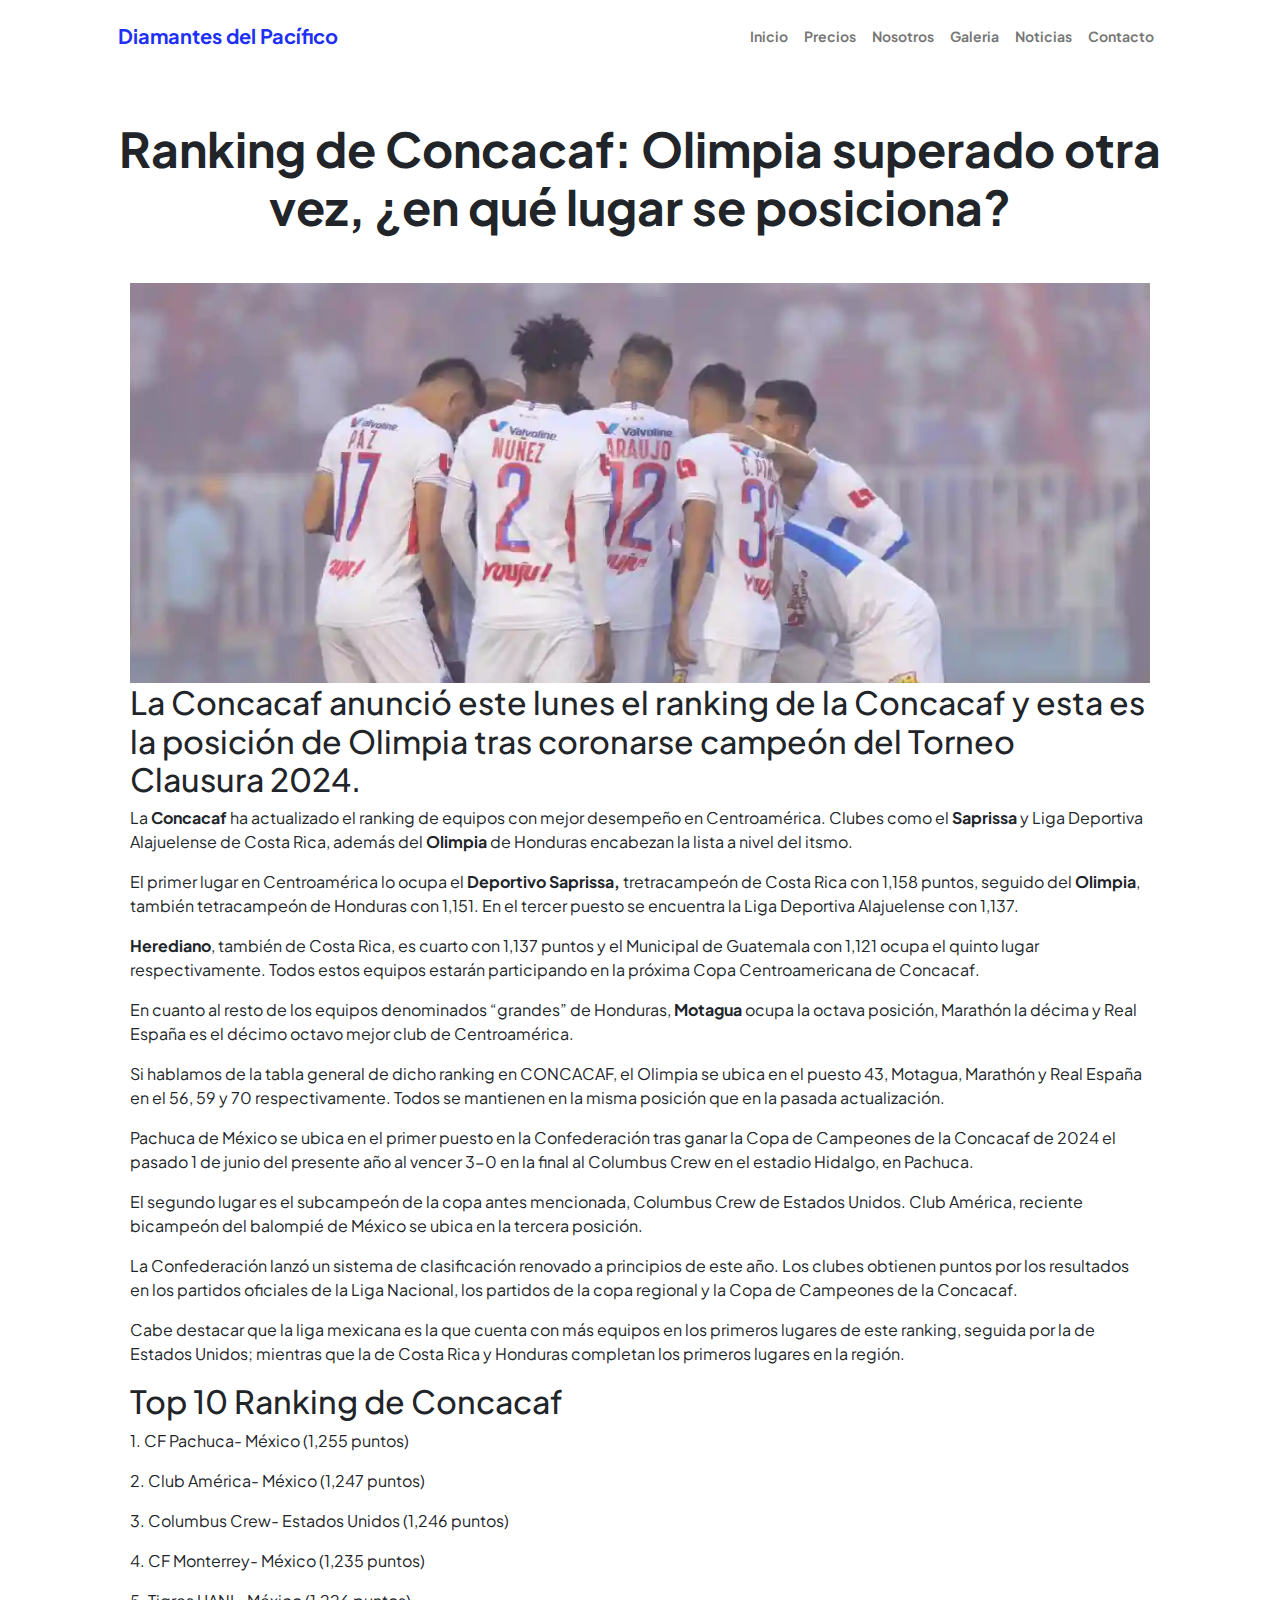
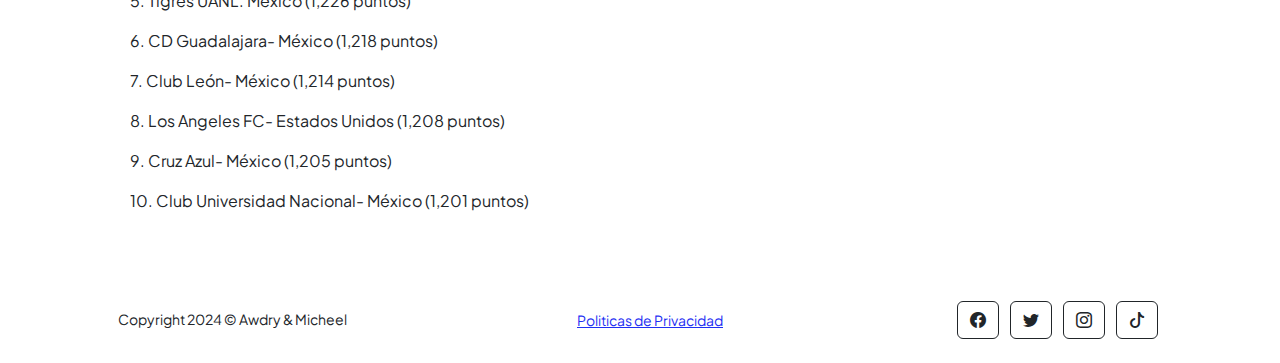
<file: entrada_4.html>
<!DOCTYPE html>
<html lang="en">
  <head>
    <meta charset="utf-8" />
    <meta
      name="viewport"
      content="width=device-width, initial-scale=1, shrink-to-fit=no"
    />
    <meta name="description" content="" />
    <meta name="author" content="" />
    <title>Sobre Nosotros | Diamantes del Pacífico</title>
    <!-- Favicon-->
    <link rel="icon" type="image/x-icon" href="assets/favicon.ico" />
    <!-- Custom Google font-->
    <link rel="preconnect" href="https://fonts.googleapis.com" />
    <link rel="preconnect" href="https://fonts.gstatic.com" crossorigin />
    <link
      href="https://fonts.googleapis.com/css2?family=Plus+Jakarta+Sans:wght@100;200;300;400;500;600;700;800;900&amp;display=swap"
      rel="stylesheet"
    />
    <!-- Bootstrap icons-->
    <link
      href="https://cdn.jsdelivr.net/npm/bootstrap-icons@1.8.1/font/bootstrap-icons.css"
      rel="stylesheet"
    />
    <!-- Core theme CSS (includes Bootstrap)-->
    <link href="css/styles.css" rel="stylesheet" />
  </head>
  <body class="d-flex flex-column h-100">
    <main class="flex-shrink-0">
      <!-- Navigation-->
      <nav class="navbar navbar-expand-lg navbar-light bg-white py-3">
        <div class="container px-5">
          <a class="navbar-brand" href="index.html"
            ><span class="fw-bolder text-primary"
              >Diamantes del Pacífico</span
            ></a
          >
          <button
            class="navbar-toggler"
            type="button"
            data-bs-toggle="collapse"
            data-bs-target="#navbarSupportedContent"
            aria-controls="navbarSupportedContent"
            aria-expanded="false"
            aria-label="Toggle navigation"
          >
            <span class="navbar-toggler-icon"></span>
          </button>
          <div class="collapse navbar-collapse" id="navbarSupportedContent">
            <ul class="navbar-nav ms-auto mb-2 mb-lg-0 small fw-bolder">
              <li class="nav-item">
                <a class="nav-link" href="index.html">Inicio</a>
              </li>
              <li class="nav-item">
                <a class="nav-link" href="precios.html">Precios</a>
              </li>
              <li class="nav-item">
                <a class="nav-link" href="nosotros.html">Nosotros</a>
              </li>
              <li class="nav-item">
                <a class="nav-link" href="galeria.html">Galeria</a>
              </li>
              <li class="nav-item">
                <a class="nav-link" href="noticias.html">Noticias</a>
              </li>
              <li class="nav-item">
                <a class="nav-link" href="contacto.html">Contacto</a>
              </li>
            </ul>
          </div>
        </div>
      </nav>
      <!-- Header-->

      <section class="py-5">
        <div class="container px-5">
          <div class="text-center mb-5">
            <h1 class="display-5 fw-bolder mb-0">
              <span class=""
                >Ranking de Concacaf: Olimpia superado otra vez, ¿en qué lugar
                se posiciona?
              </span>
            </h1>
          </div>

          <div class="container">
            <div class="article-header">
              <img class="image-arti" src="assets/concacaf.webp" alt="Ranking de Concacaf" />

              <h2 class="detalle">
                La Concacaf anunció este lunes el ranking de la Concacaf y esta
                es la posición de Olimpia tras coronarse campeón del Torneo
                Clausura 2024.
              </h2>
              <p>
                La <b>Concacaf </b>ha actualizado el ranking de equipos con
                mejor desempeño en Centroamérica. Clubes como el
                <b>Saprissa </b>y Liga Deportiva Alajuelense de Costa Rica,
                además del <b>Olimpia </b>de Honduras encabezan la lista a nivel
                del itsmo.
              </p>
              <p>
                El primer lugar en Centroamérica lo ocupa el
                <b>Deportivo Saprissa,</b> tretracampeón de Costa Rica con 1,158
                puntos, seguido del <b>Olimpia</b>, también tetracampeón de
                Honduras con 1,151. En el tercer puesto se encuentra la Liga
                Deportiva Alajuelense con 1,137.
              </p>
              <p>
                <b>Herediano</b>, también de Costa Rica, es cuarto con 1,137
                puntos y el Municipal de Guatemala con 1,121 ocupa el quinto
                lugar respectivamente. Todos estos equipos estarán participando
                en la próxima Copa Centroamericana de Concacaf.
              </p>
              <p>
                En cuanto al resto de los equipos denominados “grandes” de
                Honduras, <b>Motagua </b>ocupa la octava posición, Marathón la
                décima y Real España es el décimo octavo mejor club de
                Centroamérica.
              </p>
              <p>
                Si hablamos de la tabla general de dicho ranking en CONCACAF, el
                Olimpia se ubica en el puesto 43, Motagua, Marathón y Real
                España en el 56, 59 y 70 respectivamente. Todos se mantienen en
                la misma posición que en la pasada actualización.
              </p>
              <p>
                Pachuca de México se ubica en el primer puesto en la
                Confederación tras ganar la Copa de Campeones de la Concacaf de
                2024 el pasado 1 de junio del presente año al vencer 3-0 en la
                final al Columbus Crew en el estadio Hidalgo, en Pachuca.
              </p>
              <p>
                El segundo lugar es el subcampeón de la copa antes mencionada,
                Columbus Crew de Estados Unidos. Club América, reciente
                bicampeón del balompié de México se ubica en la tercera
                posición.
              </p>
              <p>
                La Confederación lanzó un sistema de clasificación renovado a
                principios de este año. Los clubes obtienen puntos por los
                resultados en los partidos oficiales de la Liga Nacional, los
                partidos de la copa regional y la Copa de Campeones de la
                Concacaf.
              </p>
              <p>
                Cabe destacar que la liga mexicana es la que cuenta con más
                equipos en los primeros lugares de este ranking, seguida por la
                de Estados Unidos; mientras que la de Costa Rica y Honduras
                completan los primeros lugares en la región.
              </p>
              <h2 class="intertitle">
                <span>Top 10 Ranking de Concacaf</span>
              </h2>
              <div class="paragraph">
                <p>1. CF Pachuca- México (1,255 puntos)</p>
                <p>2. Club América- México (1,247 puntos)</p>
                <p>3. Columbus Crew- Estados Unidos (1,246 puntos)</p>
                <p>4. CF Monterrey- México (1,235 puntos)</p>
                <p>5. Tigres UANL. México (1,226 puntos)</p>
                <p>6. CD Guadalajara- México (1,218 puntos)</p>
                <p>7. Club León- México (1,214 puntos)</p>
                <p>8. Los Angeles FC- Estados Unidos (1,208 puntos)</p>
                <p>9. Cruz Azul- México (1,205 puntos)</p>
                <p>10. Club Universidad Nacional- México (1,201 puntos)</p>
              </div>
            </div>
          </div>
        </div>
      </section>
    </main>
    <!-- Footer-->
    <footer class="bg-white py-4 mt-auto">
      <div class="container px-5">
        <div
          class="row align-items-center justify-content-between flex-column flex-sm-row"
        >
          <div class="col-auto">
            <div class="small m-0">Copyright 2024 &copy; Awdry & Micheel</div>
          </div>
          <div class="col-auto">
            <a class="small" href="politicas.html">Politicas de Privacidad</a>
          </div>
          <div class="col-auto">
            <a
              class="btn btn-outline-dark btn-social mx-1"
              href="https://facebook.com"
              ><i class="bi bi-facebook"></i
            ></a>
            <a
              class="btn btn-outline-dark btn-social mx-1"
              href="https://twitter.com"
              ><i class="bi bi-twitter"></i
            ></a>
            <a
              class="btn btn-outline-dark btn-social mx-1"
              href="https://instagram.com"
              ><i class="bi bi-instagram"></i
            ></a>
            <a
              class="btn btn-outline-dark btn-social mx-1"
              href="https://tiktok.com"
              ><i class="bi bi-tiktok"></i
            ></a>
          </div>
        </div>
      </div>
    </footer>
    <!-- Bootstrap core JS-->
    <script src="https://cdn.jsdelivr.net/npm/bootstrap@5.2.3/dist/js/bootstrap.bundle.min.js"></script>
    <!-- Core theme JS-->
    <script src="js/scripts.js"></script>
  </body>
</html>
</file>
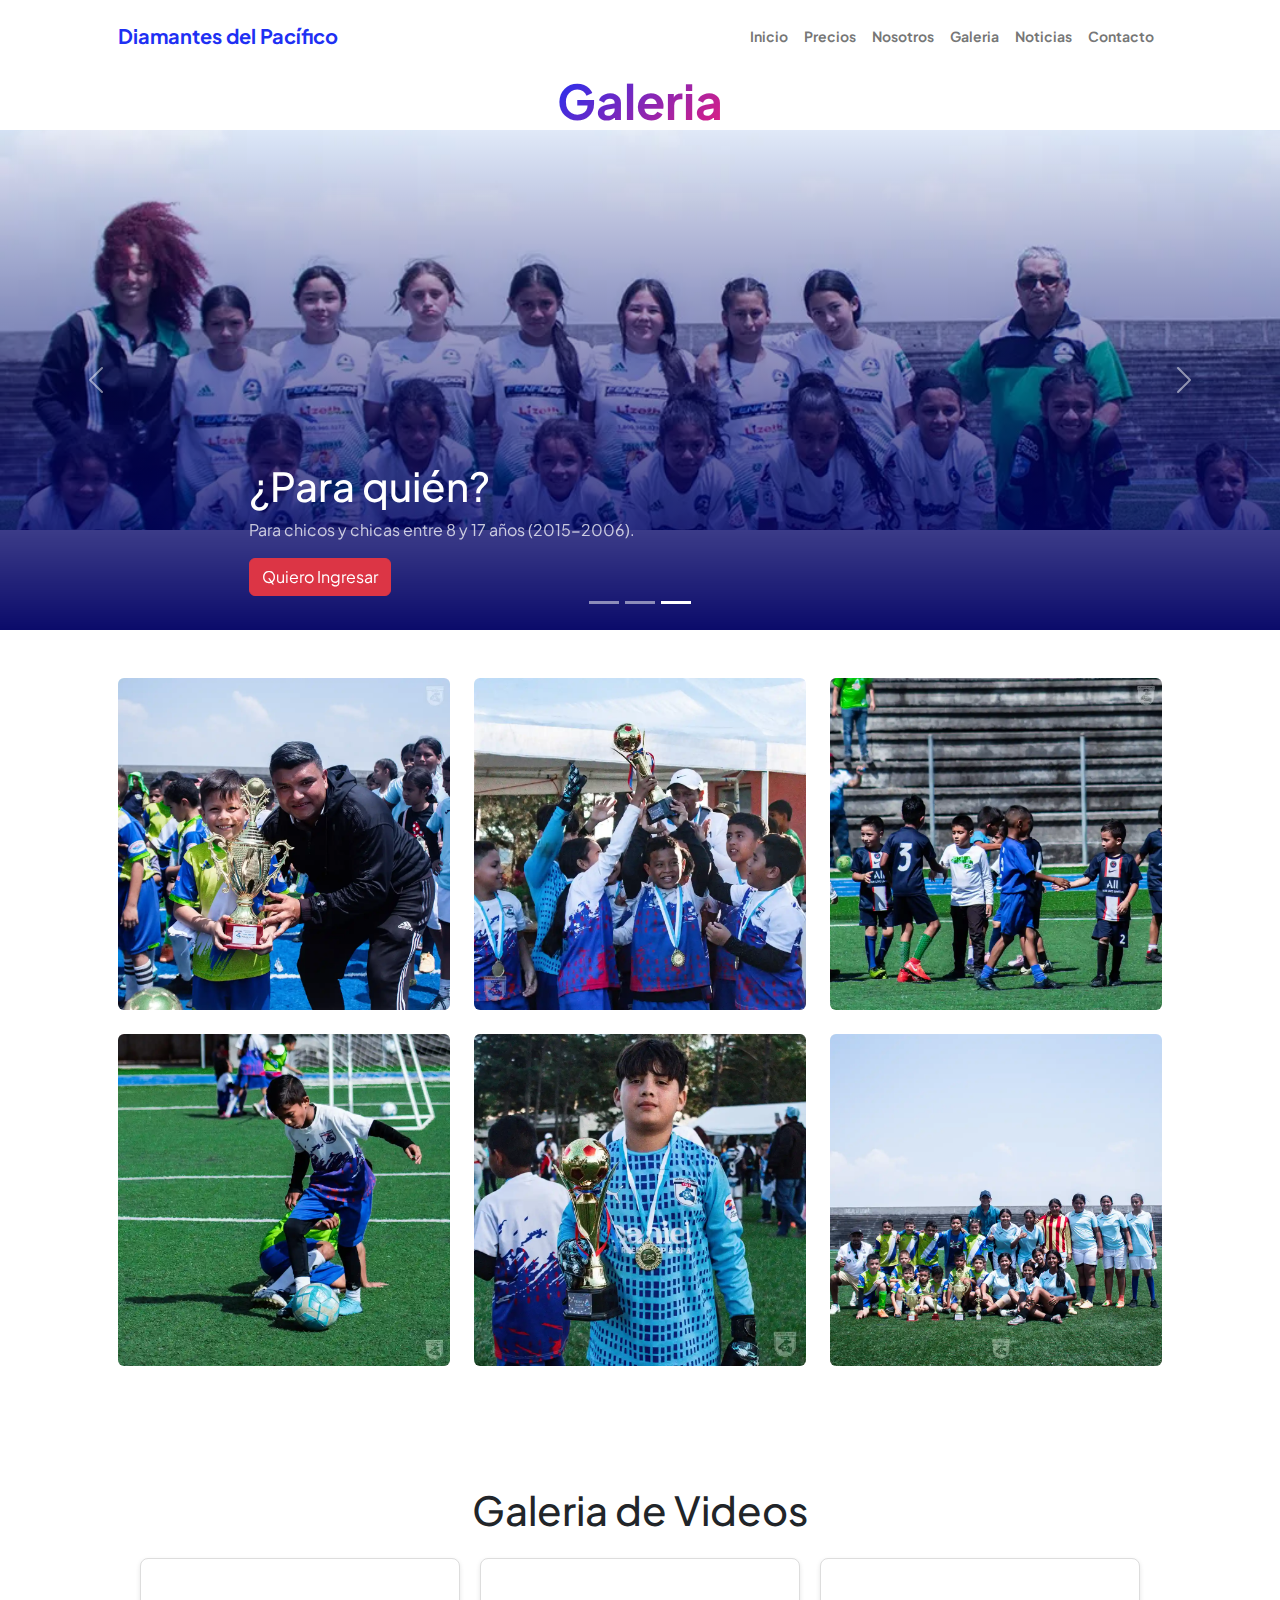
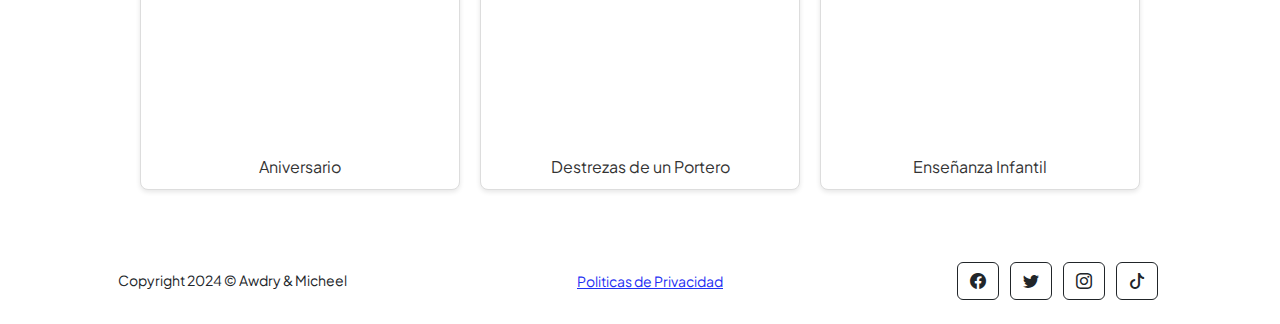
<file: galeria.html>
<!DOCTYPE html>
<html lang="en">
  <head>
    <meta charset="utf-8" />
    <meta
      name="viewport"
      content="width=device-width, initial-scale=1, shrink-to-fit=no"
    />
    <meta name="description" content="" />
    <meta name="author" content="" />
    <title>Diamantes del Pacífico</title>
    <!-- Favicon-->
    <link rel="icon" type="image/x-icon" href="assets/favicon.ico" />
    <!-- Custom Google font-->
    <link rel="preconnect" href="https://fonts.googleapis.com" />
    <link rel="preconnect" href="https://fonts.gstatic.com" crossorigin />
    <link
      href="https://fonts.googleapis.com/css2?family=Plus+Jakarta+Sans:wght@100;200;300;400;500;600;700;800;900&amp;display=swap"
      rel="stylesheet"
    />
    <!-- Bootstrap icons-->
    <link
      href="https://cdn.jsdelivr.net/npm/bootstrap-icons@1.8.1/font/bootstrap-icons.css"
      rel="stylesheet"
    />
    <!-- Core theme CSS (includes Bootstrap)-->
    <link href="css/styles.css" rel="stylesheet" />
  </head>
  <body class="d-flex flex-column h-100">
    <main class="flex-shrink-0">
      <!-- Navigation-->
      <nav class="navbar navbar-expand-lg navbar-light bg-white py-3">
        <div class="container px-5">
          <a class="navbar-brand" href="index.html"
            ><span class="fw-bolder text-primary"
              >Diamantes del Pacífico</span
            ></a
          >
          <button
            class="navbar-toggler"
            type="button"
            data-bs-toggle="collapse"
            data-bs-target="#navbarSupportedContent"
            aria-controls="navbarSupportedContent"
            aria-expanded="false"
            aria-label="Toggle navigation"
          >
            <span class="navbar-toggler-icon"></span>
          </button>
          <div class="collapse navbar-collapse" id="navbarSupportedContent">
            <ul class="navbar-nav ms-auto mb-2 mb-lg-0 small fw-bolder">
              <li class="nav-item">
                <a class="nav-link" href="index.html">Inicio</a>
              </li>
              <li class="nav-item">
                <a class="nav-link" href="precios.html">Precios</a>
              </li>
              <li class="nav-item">
                <a class="nav-link" href="nosotros.html">Nosotros</a>
              </li>
              <li class="nav-item">
                <a class="nav-link" href="galeria.html">Galeria</a>
              </li>
              <li class="nav-item">
                <a class="nav-link" href="noticias.html">Noticias</a>
              </li>
              <li class="nav-item">
                <a class="nav-link" href="contacto.html">Contacto</a>
              </li>
            </ul>
          </div>
        </div>
      </nav>
      <!-- Header-->
      <div class="text-center mb-5">
        <h1 class="display-5 fw-bolder mb-0">
          <span class="text-gradient d-inline">Galeria</span>
        </h1>
      </div>

      <div id="myCarousel" class="carousel slide mb-6" data-bs-ride="carousel">
        <div class="carousel-indicators">
          <button
            type="button"
            data-bs-target="#myCarousel"
            data-bs-slide-to="0"
            class=""
            aria-label="Slide 1"
          ></button>
          <button
            type="button"
            data-bs-target="#myCarousel"
            data-bs-slide-to="1"
            aria-label="Slide 2"
            class=""
          ></button>
          <button
            type="button"
            data-bs-target="#myCarousel"
            data-bs-slide-to="2"
            aria-label="Slide 3"
            class="active"
            aria-current="true"
          ></button>
        </div>
        <div class="carousel-inner">
          <div class="carousel-item">
            <img class="d-block w-100" src="assets/1.webp" alt="Second slide" />
            <div class="container container-carousel">
              <div class="carousel-caption text-start">
                <h1>Experiencias de vida.</h1>
                <p class="opacity-75">
                  Pasar un tiempo fuera de casa, estimula a los jóvenes a salir
                  de su zona de confort.
                </p>
                <p>
                  <a class="btn btn-danger" href="contacto.html"
                    >Reservar Cupo</a
                  >
                </p>
              </div>
            </div>
          </div>
          <div class="carousel-item">
            <img class="d-block w-100" src="assets/2.webp" alt="Second slide" />
            <div class="container container-carousel">
              <div class="carousel-caption text-start">
                <h1>Programa Profesional.</h1>
                <p class="opacity-75">
                  Un programa de entrenamiento exigente.
                </p>
                <p>
                  <a class="btn btn-danger" href="contacto.html"
                    >Apuntate hoy</a
                  >
                </p>
              </div>
            </div>
          </div>
          <div class="carousel-item active">
            <img class="d-block w-100" src="assets/3.webp" alt="Second slide" />
            <div class="container container-carousel">
              <div class="carousel-caption text-start">
                <h1>¿Para quién?</h1>
                <p class="opacity-75">
                  Para chicos y chicas entre 8 y 17 años (2015-2006).
                </p>
                <p>
                  <a class="btn btn-danger" href="contacto.html"
                    >Quiero Ingresar</a
                  >
                </p>
              </div>
            </div>
          </div>
        </div>
        <button
          class="carousel-control-prev"
          type="button"
          data-bs-target="#myCarousel"
          data-bs-slide="prev"
        >
          <span class="carousel-control-prev-icon" aria-hidden="true"></span>
          <span class="visually-hidden">Anterior</span>
        </button>
        <button
          class="carousel-control-next"
          type="button"
          data-bs-target="#myCarousel"
          data-bs-slide="next"
        >
          <span class="carousel-control-next-icon" aria-hidden="true"></span>
          <span class="visually-hidden">Siguiente</span>
        </button>
      </div>
    </main>

    <!-- Page content-->
    <section class="py-5">
      <div class="container px-5">
        <!-- Gallery -->
        <div class="row">
          <div class="col-lg-4 col-md-12 mb-4 mb-lg-0">
            <img
              src="assets/g7.webp"
              class="w-100 shadow-1-strong rounded mb-4"
              alt="Boat on Calm Water"
            />

            <img
              src="assets/g2.webp"
              class="w-100 shadow-1-strong rounded mb-4"
              alt="Wintry Mountain Landscape"
            />
          </div>

          <div class="col-lg-4 mb-4 mb-lg-0">
            <img
              src="assets/g3.webp"
              class="w-100 shadow-1-strong rounded mb-4"
              alt="Mountains in the Clouds"
            />

            <img
              src="assets/g4.webp"
              class="w-100 shadow-1-strong rounded mb-4"
              alt="Boat on Calm Water"
            />
          </div>

          <div class="col-lg-4 mb-4 mb-lg-0">
            <img
              src="assets/g5.webp"
              class="w-100 shadow-1-strong rounded mb-4"
              alt="Waves at Sea"
            />

            <img
              src="assets/g6.webp"
              class="w-100 shadow-1-strong rounded mb-4"
              alt="Yosemite National Park"
            />
          </div>
        </div>
        <!-- Gallery -->
      </div>
    </section>

    <div class="container py-5">
      <h1 class="text-center mb-4">Galeria de Videos</h1>
      <div class="video-gallery">
        <div class="video-item">
          <iframe
            src="https://www.facebook.com/plugins/video.php?height=314&href=https%3A%2F%2Fwww.facebook.com%2F100087431516518%2Fvideos%2F733704305084490%2F&show_text=false&width=560&t=0"
            width="560"
            height="314"
            style="border: none; overflow: hidden"
            scrolling="no"
            frameborder="0"
            allowfullscreen="true"
            allow="autoplay; clipboard-write; encrypted-media; picture-in-picture; web-share"
            allowfullscreen="true"
          ></iframe>
          <div class="video-title">Aniversario</div>
        </div>
        <div class="video-item">
          <iframe
            width="560"
            height="315"
            src="https://www.youtube.com/embed/paq1cZgerCQ?si=OVEo8slILdhh5d1G"
            title="YouTube video player"
            frameborder="0"
            allow="accelerometer; autoplay; clipboard-write; encrypted-media; gyroscope; picture-in-picture; web-share"
            referrerpolicy="strict-origin-when-cross-origin"
            allowfullscreen
          ></iframe>
          <div class="video-title">Destrezas de un Portero</div>
        </div>
        <div class="video-item">
          <iframe
            width="560"
            height="315"
            src="https://www.youtube.com/embed/_HvAshXbs9s?si=vXd81wHmtLShxKoO"
            title="YouTube video player"
            frameborder="0"
            allow="accelerometer; autoplay; clipboard-write; encrypted-media; gyroscope; picture-in-picture; web-share"
            referrerpolicy="strict-origin-when-cross-origin"
            allowfullscreen
          ></iframe>
          <div class="video-title">Enseñanza Infantil</div>
        </div>
      </div>
    </div>

    <!-- Footer-->
    <footer class="bg-white py-4 mt-auto">
      <div class="container px-5">
        <div
          class="row align-items-center justify-content-between flex-column flex-sm-row"
        >
          <div class="col-auto">
            <div class="small m-0">Copyright 2024 &copy; Awdry & Micheel</div>
          </div>
          <div class="col-auto">
            <a class="small" href="politicas.html">Politicas de Privacidad</a>
          </div>
          <div class="col-auto">
            <a
              class="btn btn-outline-dark btn-social mx-1"
              href="https://facebook.com"
              ><i class="bi bi-facebook"></i
            ></a>
            <a
              class="btn btn-outline-dark btn-social mx-1"
              href="https://twitter.com"
              ><i class="bi bi-twitter"></i
            ></a>
            <a
              class="btn btn-outline-dark btn-social mx-1"
              href="https://instagram.com"
              ><i class="bi bi-instagram"></i
            ></a>
            <a
              class="btn btn-outline-dark btn-social mx-1"
              href="https://tiktok.com"
              ><i class="bi bi-tiktok"></i
            ></a>
          </div>
        </div>
      </div>
    </footer>
    <!-- Bootstrap core JS-->
    <script src="https://cdn.jsdelivr.net/npm/bootstrap@5.2.3/dist/js/bootstrap.bundle.min.js"></script>
    <!-- Core theme JS-->
    <script src="js/scripts.js"></script>
  </body>
</html>
</file>
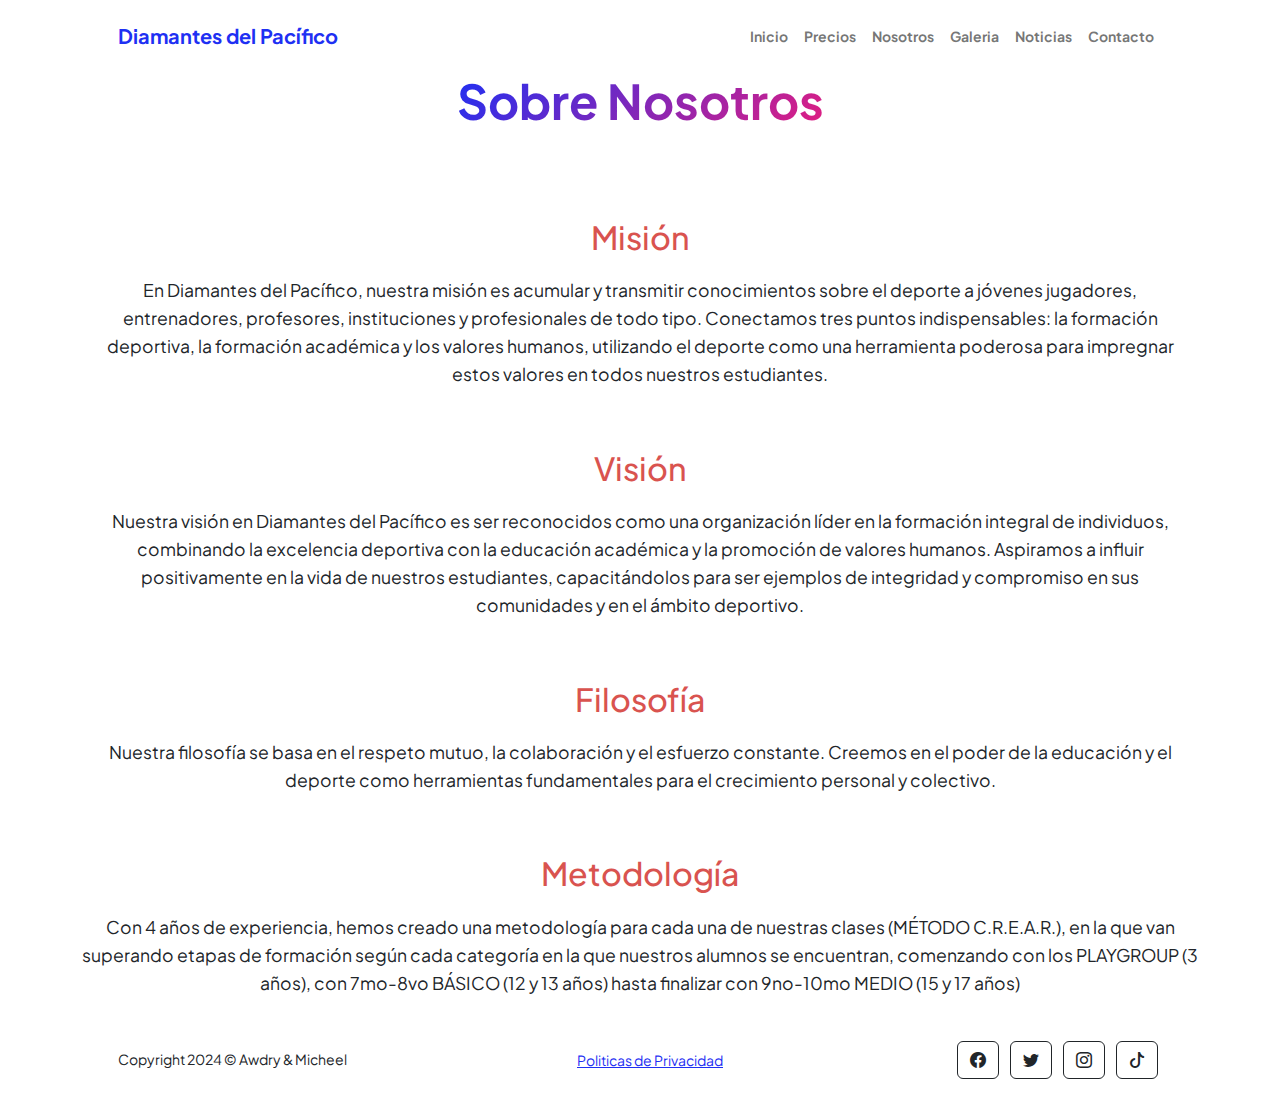
<file: nosotros.html>
<!DOCTYPE html>
<html lang="en">
  <head>
    <meta charset="utf-8" />
    <meta
      name="viewport"
      content="width=device-width, initial-scale=1, shrink-to-fit=no"
    />
    <meta name="description" content="" />
    <meta name="author" content="" />
    <title>Sobre Nosotros | Diamantes del Pacífico</title>
    <!-- Favicon-->
    <link rel="icon" type="image/x-icon" href="assets/favicon.ico" />
    <!-- Custom Google font-->
    <link rel="preconnect" href="https://fonts.googleapis.com" />
    <link rel="preconnect" href="https://fonts.gstatic.com" crossorigin />
    <link
      href="https://fonts.googleapis.com/css2?family=Plus+Jakarta+Sans:wght@100;200;300;400;500;600;700;800;900&amp;display=swap"
      rel="stylesheet"
    />
    <!-- Bootstrap icons-->
    <link
      href="https://cdn.jsdelivr.net/npm/bootstrap-icons@1.8.1/font/bootstrap-icons.css"
      rel="stylesheet"
    />
    <!-- Core theme CSS (includes Bootstrap)-->
    <link href="css/styles.css" rel="stylesheet" />
  </head>
  <body class="d-flex flex-column h-100">
    <main class="flex-shrink-0">
      <!-- Navigation-->
      <nav class="navbar navbar-expand-lg navbar-light bg-white py-3">
        <div class="container px-5">
          <a class="navbar-brand" href="index.html"
            ><span class="fw-bolder text-primary"
              >Diamantes del Pacífico</span
            ></a
          >
          <button
            class="navbar-toggler"
            type="button"
            data-bs-toggle="collapse"
            data-bs-target="#navbarSupportedContent"
            aria-controls="navbarSupportedContent"
            aria-expanded="false"
            aria-label="Toggle navigation"
          >
            <span class="navbar-toggler-icon"></span>
          </button>
          <div class="collapse navbar-collapse" id="navbarSupportedContent">
            <ul class="navbar-nav ms-auto mb-2 mb-lg-0 small fw-bolder">
              <li class="nav-item">
                <a class="nav-link" href="index.html">Inicio</a>
              </li>
              <li class="nav-item">
                <a class="nav-link" href="precios.html">Precios</a>
              </li>
              <li class="nav-item">
                <a class="nav-link" href="nosotros.html">Nosotros</a>
              </li>
              <li class="nav-item">
                <a class="nav-link" href="galeria.html">Galeria</a>
              </li>
              <li class="nav-item">
                <a class="nav-link" href="noticias.html">Noticias</a>
              </li>
              <li class="nav-item">
                <a class="nav-link" href="contacto.html">Contacto</a>
              </li>
            </ul>
          </div>
        </div>
      </nav>
      <!-- Header-->
      <div class="text-center mb-5">
        <h1 class="display-5 fw-bolder mb-0">
          <span class="text-gradient d-inline">Sobre Nosotros</span>
        </h1>
      </div>

      <div class="container text-center">
        <div class="section" id="mision">
          <h2>Misión</h2>
          <p>
            En Diamantes del Pacífico, nuestra misión es acumular y transmitir
            conocimientos sobre el deporte a jóvenes jugadores, entrenadores,
            profesores, instituciones y profesionales de todo tipo. Conectamos
            tres puntos indispensables: la formación deportiva, la formación
            académica y los valores humanos, utilizando el deporte como una
            herramienta poderosa para impregnar estos valores en todos nuestros
            estudiantes.
          </p>
        </div>
        <div class="section" id="vision">
          <h2>Visión</h2>
          <p>
            Nuestra visión en Diamantes del Pacífico es ser reconocidos como una
            organización líder en la formación integral de individuos,
            combinando la excelencia deportiva con la educación académica y la
            promoción de valores humanos. Aspiramos a influir positivamente en
            la vida de nuestros estudiantes, capacitándolos para ser ejemplos de
            integridad y compromiso en sus comunidades y en el ámbito deportivo.
          </p>
        </div>
        <div class="section" id="filosofia">
          <h2>Filosofía</h2>
          <p>
            Nuestra filosofía se basa en el respeto mutuo, la colaboración y el
            esfuerzo constante. Creemos en el poder de la educación y el deporte
            como herramientas fundamentales para el crecimiento personal y
            colectivo.
          </p>
        </div>
        <div class="section" id="filosofia">
          <h2>Metodología</h2>
          <p>
            Con 4 años de experiencia, hemos creado una metodología para cada
            una de nuestras clases (MÉTODO C.R.E.A.R.), en la que van superando
            etapas de formación según cada categoría en la que nuestros alumnos
            se encuentran, comenzando con los PLAYGROUP (3 años),
            con 7mo-8vo BÁSICO (12 y 13 años) hasta finalizar con 9no-10mo MEDIO (15 y 17 años)
          </p>
        </div>
      </div>
    </main>
    <!-- Footer-->
    <footer class="bg-white py-4 mt-auto">
      <div class="container px-5">
        <div
          class="row align-items-center justify-content-between flex-column flex-sm-row"
        >
          <div class="col-auto">
            <div class="small m-0">Copyright 2024 &copy; Awdry & Micheel</div>
          </div>
          <div class="col-auto">
            <a class="small" href="politicas.html">Politicas de Privacidad</a>
          </div>
          <div class="col-auto">
            <a
              class="btn btn-outline-dark btn-social mx-1"
              href="https://facebook.com"
              ><i class="bi bi-facebook"></i
            ></a>
            <a
              class="btn btn-outline-dark btn-social mx-1"
              href="https://twitter.com"
              ><i class="bi bi-twitter"></i
            ></a>
            <a
              class="btn btn-outline-dark btn-social mx-1"
              href="https://instagram.com"
              ><i class="bi bi-instagram"></i
            ></a>
            <a
              class="btn btn-outline-dark btn-social mx-1"
              href="https://tiktok.com"
              ><i class="bi bi-tiktok"></i
            ></a>
          </div>
        </div>
      </div>
    </footer>
    <!-- Bootstrap core JS-->
    <script src="https://cdn.jsdelivr.net/npm/bootstrap@5.2.3/dist/js/bootstrap.bundle.min.js"></script>
    <!-- Core theme JS-->
    <script src="js/scripts.js"></script>
  </body>
</html>
</file>
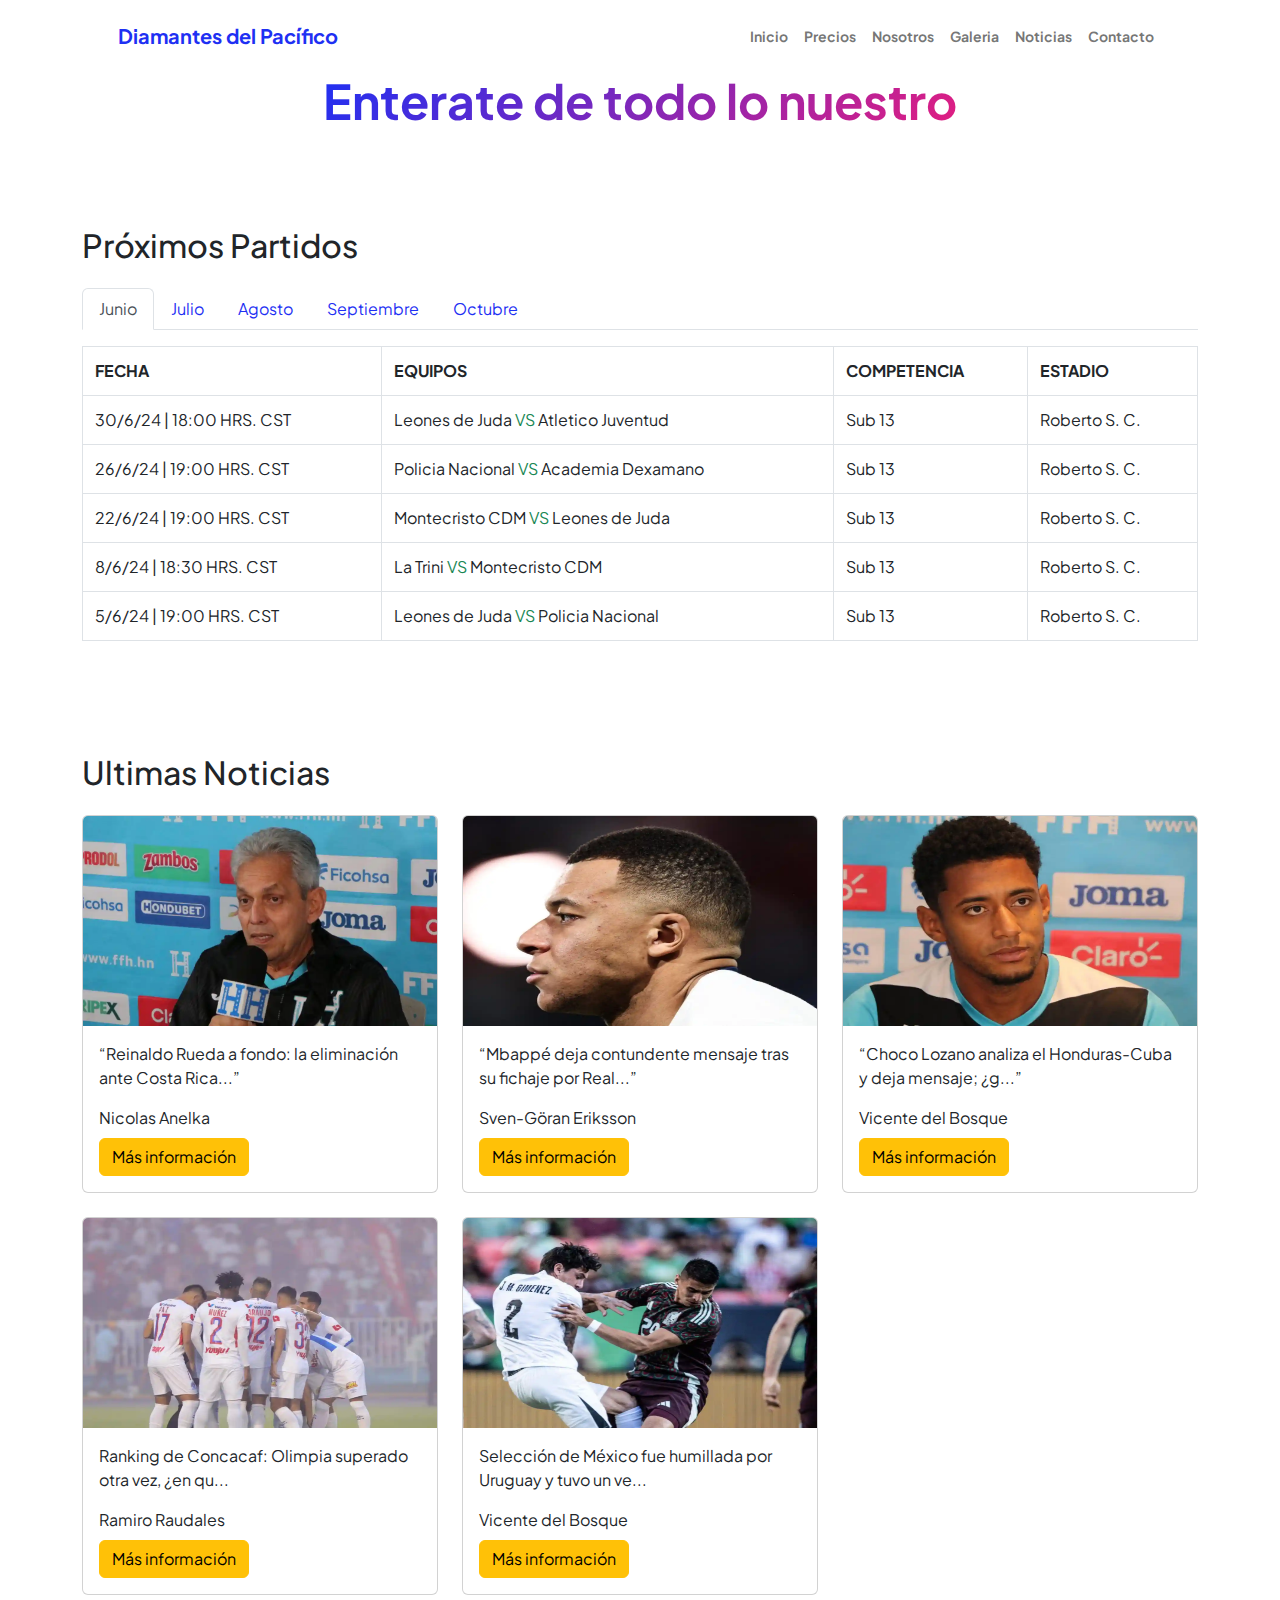
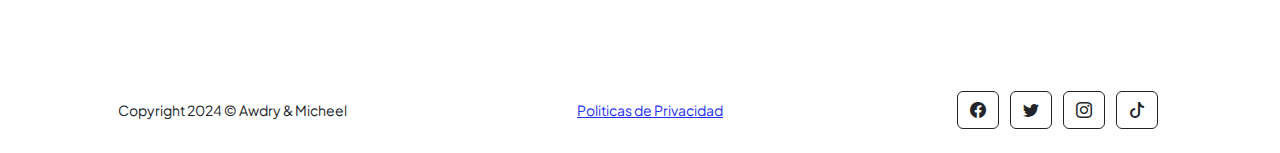
<file: noticias.html>
<!DOCTYPE html>
<html lang="en">
  <head>
    <meta charset="utf-8" />
    <meta
      name="viewport"
      content="width=device-width, initial-scale=1, shrink-to-fit=no"
    />
    <meta name="description" content="" />
    <meta name="author" content="" />
    <title>Diamantes del Pacífico</title>
    <!-- Favicon-->
    <link rel="icon" type="image/x-icon" href="assets/favicon.ico" />
    <!-- Custom Google font-->
    <link rel="preconnect" href="https://fonts.googleapis.com" />
    <link rel="preconnect" href="https://fonts.gstatic.com" crossorigin />
    <link
      href="https://fonts.googleapis.com/css2?family=Plus+Jakarta+Sans:wght@100;200;300;400;500;600;700;800;900&amp;display=swap"
      rel="stylesheet"
    />
    <!-- Bootstrap icons-->
    <link
      href="https://cdn.jsdelivr.net/npm/bootstrap-icons@1.8.1/font/bootstrap-icons.css"
      rel="stylesheet"
    />
    <!-- Core theme CSS (includes Bootstrap)-->
    <link href="css/styles.css" rel="stylesheet" />
  </head>
  <body class="d-flex flex-column h-100">
    <main class="flex-shrink-0">
      <!-- Navigation-->
      <nav class="navbar navbar-expand-lg navbar-light bg-white py-3">
        <div class="container px-5">
          <a class="navbar-brand" href="index.html"
            ><span class="fw-bolder text-primary"
              >Diamantes del Pacífico</span
            ></a
          >
          <button
            class="navbar-toggler"
            type="button"
            data-bs-toggle="collapse"
            data-bs-target="#navbarSupportedContent"
            aria-controls="navbarSupportedContent"
            aria-expanded="false"
            aria-label="Toggle navigation"
          >
            <span class="navbar-toggler-icon"></span>
          </button>
          <div class="collapse navbar-collapse" id="navbarSupportedContent">
            <ul class="navbar-nav ms-auto mb-2 mb-lg-0 small fw-bolder">
              <li class="nav-item">
                <a class="nav-link" href="index.html">Inicio</a>
              </li>
              <li class="nav-item">
                <a class="nav-link" href="precios.html">Precios</a>
              </li>
              <li class="nav-item">
                <a class="nav-link" href="nosotros.html">Nosotros</a>
              </li>
              <li class="nav-item">
                <a class="nav-link" href="galeria.html">Galeria</a>
              </li>
              <li class="nav-item">
                <a class="nav-link" href="noticias.html">Noticias</a>
              </li>
              <li class="nav-item">
                <a class="nav-link" href="contacto.html">Contacto</a>
              </li>
            </ul>
          </div>
        </div>
      </nav>
    </main>
    <!-- Header-->
    <div class="text-center mb-5">
      <h1 class="display-5 fw-bolder mb-0">
        <span class="text-gradient d-inline">Enterate de todo lo nuestro</span>
      </h1>
    </div>

    <div class="container my-5">
      <h2 class="mb-4">Próximos Partidos</h2>
      <ul class="nav nav-tabs" id="monthTabs" role="tablist">
          <li class="nav-item">
              <a class="nav-link active" id="junio-tab" data-bs-toggle="tab" href="#junio" role="tab" aria-controls="junio" aria-selected="true">Junio</a>
          </li>
          <li class="nav-item">
              <a class="nav-link" id="julio-tab" data-bs-toggle="tab" href="#julio" role="tab" aria-controls="julio" aria-selected="false">Julio</a>
          </li>
          <li class="nav-item">
              <a class="nav-link" id="agosto-tab" data-bs-toggle="tab" href="#agosto" role="tab" aria-controls="agosto" aria-selected="false">Agosto</a>
          </li>
          <li class="nav-item">
              <a class="nav-link" id="septiembre-tab" data-bs-toggle="tab" href="#septiembre" role="tab" aria-controls="septiembre" aria-selected="false">Septiembre</a>
          </li>
          <li class="nav-item">
              <a class="nav-link" id="octubre-tab" data-bs-toggle="tab" href="#octubre" role="tab" aria-controls="octubre" aria-selected="false">Octubre</a>
          </li>
      </ul>
      <div class="tab-content mt-3" id="monthTabContent">
          <div class="tab-pane fade show active" id="junio" role="tabpanel" aria-labelledby="junio-tab">
              <table class="table table-bordered">
                  <thead>
                      <tr>
                          <th>Fecha</th>
                          <th>Equipos</th>
                          <th>Competencia</th>
                          <th>Estadio</th>
                      </tr>
                  </thead>
                  <tbody>
                      <tr>
                          <td>30/6/24 | 18:00 HRS. CST</td>
                          <td>Leones de Juda <span class="text-success">VS</span> Atletico Juventud</td>
                          <td>Sub 13</td>
                          <td>Roberto S. C.</td>
                      </tr>
                      <tr>
                          <td>26/6/24 | 19:00 HRS. CST</td>
                          <td>Policia Nacional <span class="text-success">VS</span> Academia Dexamano</td>
                          <td>Sub 13</td>
                          <td>Roberto S. C.</td>
                      </tr>
                      <tr>
                          <td>22/6/24 | 19:00 HRS. CST</td>
                          <td>Montecristo CDM <span class="text-success">VS</span> Leones de Juda</td>
                          <td>Sub 13</td>
                          <td>Roberto S. C.</td>
                      </tr>
                      <tr>
                          <td>8/6/24 | 18:30 HRS. CST</td>
                          <td>La Trini <span class="text-success">VS</span> Montecristo CDM</td>
                          <td>Sub 13</td>
                          <td>Roberto S. C.</td>
                      </tr>
                      <tr>
                          <td>5/6/24 | 19:00 HRS. CST</td>
                          <td>Leones de Juda <span class="text-success">VS</span> Policia Nacional</td>
                          <td>Sub 13</td>
                          <td>Roberto S. C.</td>
                      </tr>
                  </tbody>
              </table>
          </div>
          <div class="tab-pane fade" id="julio" role="tabpanel" aria-labelledby="julio-tab">
              <table class="table table-bordered">
                  <thead>
                      <tr>
                          <th>Fecha</th>
                          <th>Equipos</th>
                          <th>Competencia</th>
                          <th>Estadio</th>
                      </tr>
                  </thead>
                  <tbody>
                    <tr>
                      <td>30/7/24 | 18:00 HRS. CST</td>
                      <td>Leones de Juda <span class="text-success">VS</span> Academia Dexamano</td>
                      <td>Sub 13</td>
                      <td>Roberto S. C.</td>
                  </tr>
                  <tr>
                      <td>26/7/24 | 19:00 HRS. CST</td>
                      <td>Atletico Juventud <span class="text-success">VS</span> Montecristo CDM</td>
                      <td>Sub 13</td>
                      <td>Roberto S. C.</td>
                  </tr>
                  <tr>
                      <td>22/7/24 | 19:00 HRS. CST</td>
                      <td>Montecristo CDM <span class="text-success">VS</span> Policia Nacional</td>
                      <td>Sub 13</td>
                      <td>Roberto S. C.</td>
                  </tr>
                  </tbody>
              </table>
          </div>
          <div class="tab-pane fade" id="agosto" role="tabpanel" aria-labelledby="agosto-tab">
              <table class="table table-bordered">
                  <thead>
                      <tr>
                          <th>Fecha</th>
                          <th>Equipos</th>
                          <th>Competencia</th>
                          <th>Estadio</th>
                      </tr>
                  </thead>
                  <tbody>
                    <tr>
                      <td>8/8/24 | 18:30 HRS. CST</td>
                      <td>La Trini <span class="text-success">VS</span> Montecristo CDM</td>
                      <td>Sub 13</td>
                      <td>Roberto S. C.</td>
                  </tr>
                  <tr>
                      <td>5/8/24 | 19:00 HRS. CST</td>
                      <td>Leones de Juda <span class="text-success">VS</span> Policia Nacional</td>
                      <td>Sub 13</td>
                      <td>Roberto S. C.</td>
                  </tr>
                  </tbody>
              </table>
          </div>
          <div class="tab-pane fade" id="septiembre" role="tabpanel" aria-labelledby="septiembre-tab">
              <table class="table table-bordered">
                  <thead>
                      <tr>
                          <th>Fecha</th>
                          <th>Equipos</th>
                          <th>Competencia</th>
                          <th>Estadio</th>
                      </tr>
                  </thead>
                  <tbody>
                      <tr>
                          <td>10/9/24 | 00:00 HRS. CST</td>
                          <td>Leones de Juda <span class="text-success">VS</span> La Trini</td>
                          <td>Sub 13</td>
                          <td>Roberto S. C.</td>
                      </tr>
                      <tr>
                          <td>7/9/24 | 00:00 HRS. CST</td>
                          <td>Academia Dexamano <span class="text-success">VS</span> San Francisco</td>
                          <td>Sub 13</td>
                          <td>Roberto S. C.</td>
                      </tr>
                  </tbody>
              </table>
          </div>
          <div class="tab-pane fade" id="octubre" role="tabpanel" aria-labelledby="octubre-tab">
              <table class="table table-bordered">
                  <thead>
                      <tr>
                          <th>Fecha</th>
                          <th>Equipos</th>
                          <th>Competencia</th>
                          <th>Estadio</th>
                      </tr>
                  </thead>
                  <tbody>
                    <tr>
                      <td>26/10/24 | 19:00 HRS. CST</td>
                      <td>Policia Nacional <span class="text-success">VS</span> Academia Dexamano</td>
                      <td>Sub 13</td>
                      <td>Roberto S. C.</td>
                  </tr>
                  <tr>
                      <td>22/10/24 | 19:00 HRS. CST</td>
                      <td>Montecristo CDM <span class="text-success">VS</span> Leones de Juda</td>
                      <td>Sub 13</td>
                      <td>Roberto S. C.</td>
                  </tr>
                  <tr>
                      <td>8/10/24 | 18:30 HRS. CST</td>
                      <td>La Trini <span class="text-success">VS</span> Montecristo CDM</td>
                      <td>Sub 13</td>
                      <td>Roberto S. C.</td>
                  </tr>
                  </tbody>
              </table>
          </div>
      </div>
  </div>

    <div class="container my-5">
    <h2 class="mb-4">Ultimas Noticias</h2>
      <div class="row">
        <div class="col-md-4 mb-4">
          <div class="card h-100">
            <img src="assets/rueda.webp" class="card-img-top image-minia" alt="..." />
            <div class="card-body">
              <p class="card-text">
                “Reinaldo Rueda a fondo: la eliminación ante Costa Rica...”
              </p>
              <p class="card-title">Nicolas Anelka</p>
              <a href="entrada_1.html" class="btn btn-warning"
                >Más información</a
              >
            </div>
          </div>
        </div>
        <div class="col-md-4 mb-4">
          <div class="card h-100">
            <img src="assets/mbape.webp" class="card-img-top image-minia" alt="..." />
            <div class="card-body">
              <p class="card-text">
                “Mbappé deja contundente mensaje tras su fichaje por Real...”
              </p>
              <p class="card-title">Sven-Göran Eriksson</p>
              <a href="entrada_2.html" class="btn btn-warning"
                >Más información</a
              >
            </div>
          </div>
        </div>
        <div class="col-md-4 mb-4">
          <div class="card h-100">
            <img src="assets/lozano.webp" class="card-img-top image-minia" alt="..." />
            <div class="card-body">
              <p class="card-text">
                “Choco Lozano analiza el Honduras-Cuba y deja mensaje; ¿g...”
              </p>
              <p class="card-title">Vicente del Bosque</p>
              <a href="entrada_3.html" class="btn btn-warning"
                >Más información</a
              >
            </div>
          </div>
        </div>
        <div class="col-md-4 mb-4">
            <div class="card h-100">
              <img src="assets/concacaf.webp" class="card-img-top image-minia" alt="..." />
              <div class="card-body">
                <p class="card-text">
                    Ranking de Concacaf: Olimpia superado otra vez, ¿en qu...
                </p>
                <p class="card-title">Ramiro Raudales</p>
                <a href="entrada_4.html" class="btn btn-warning"
                  >Más información</a
                >
              </div>
            </div>
          </div>
          <div class="col-md-4 mb-4">
            <div class="card h-100">
              <img src="assets/mexico.webp" class="card-img-top image-minia" alt="..." />
              <div class="card-body">
                <p class="card-text">
                  Selección de México fue humillada por Uruguay y tuvo un ve...
                </p>
                <p class="card-title">Vicente del Bosque</p>
                <a href="entrada_5.html" class="btn btn-warning"
                  >Más información</a
                >
              </div>
            </div>
          </div>
      </div>
    </div>

    <!-- Footer-->
    <footer class="bg-white py-4 mt-auto">
      <div class="container px-5">
        <div
          class="row align-items-center justify-content-between flex-column flex-sm-row"
        >
          <div class="col-auto">
            <div class="small m-0">Copyright 2024 &copy; Awdry & Micheel</div>
          </div>
          <div class="col-auto">
            <a class="small" href="politicas.html">Politicas de Privacidad</a>
          </div>
          <div class="col-auto">
            <a
              class="btn btn-outline-dark btn-social mx-1"
              href="https://facebook.com"
              ><i class="bi bi-facebook"></i
            ></a>
            <a
              class="btn btn-outline-dark btn-social mx-1"
              href="https://twitter.com"
              ><i class="bi bi-twitter"></i
            ></a>
            <a
              class="btn btn-outline-dark btn-social mx-1"
              href="https://instagram.com"
              ><i class="bi bi-instagram"></i
            ></a>
            <a
              class="btn btn-outline-dark btn-social mx-1"
              href="https://tiktok.com"
              ><i class="bi bi-tiktok"></i
            ></a>
          </div>
        </div>
      </div>
    </footer>
    <!-- Bootstrap core JS-->
    <script src="https://cdn.jsdelivr.net/npm/bootstrap@5.2.3/dist/js/bootstrap.bundle.min.js"></script>
    <!-- Core theme JS-->
    <script src="js/scripts.js"></script>
  </body>
</html>
</file>
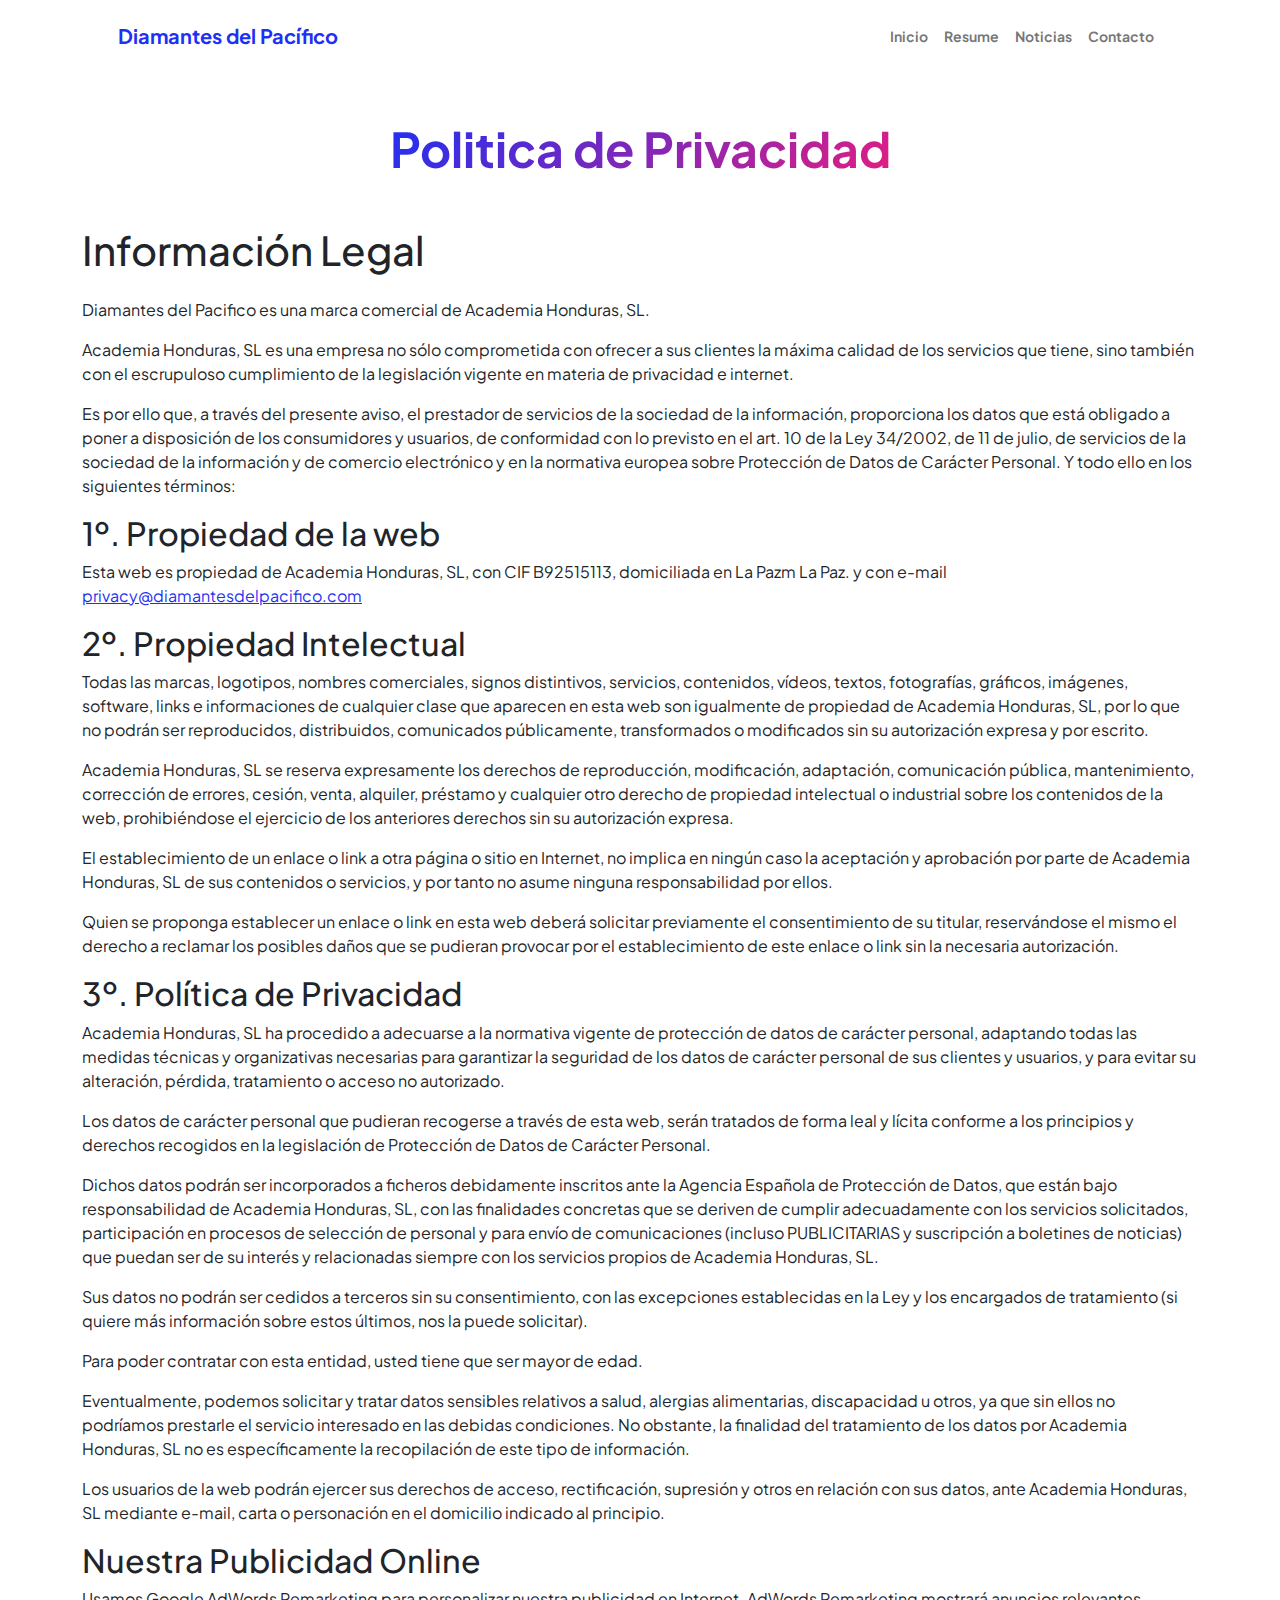
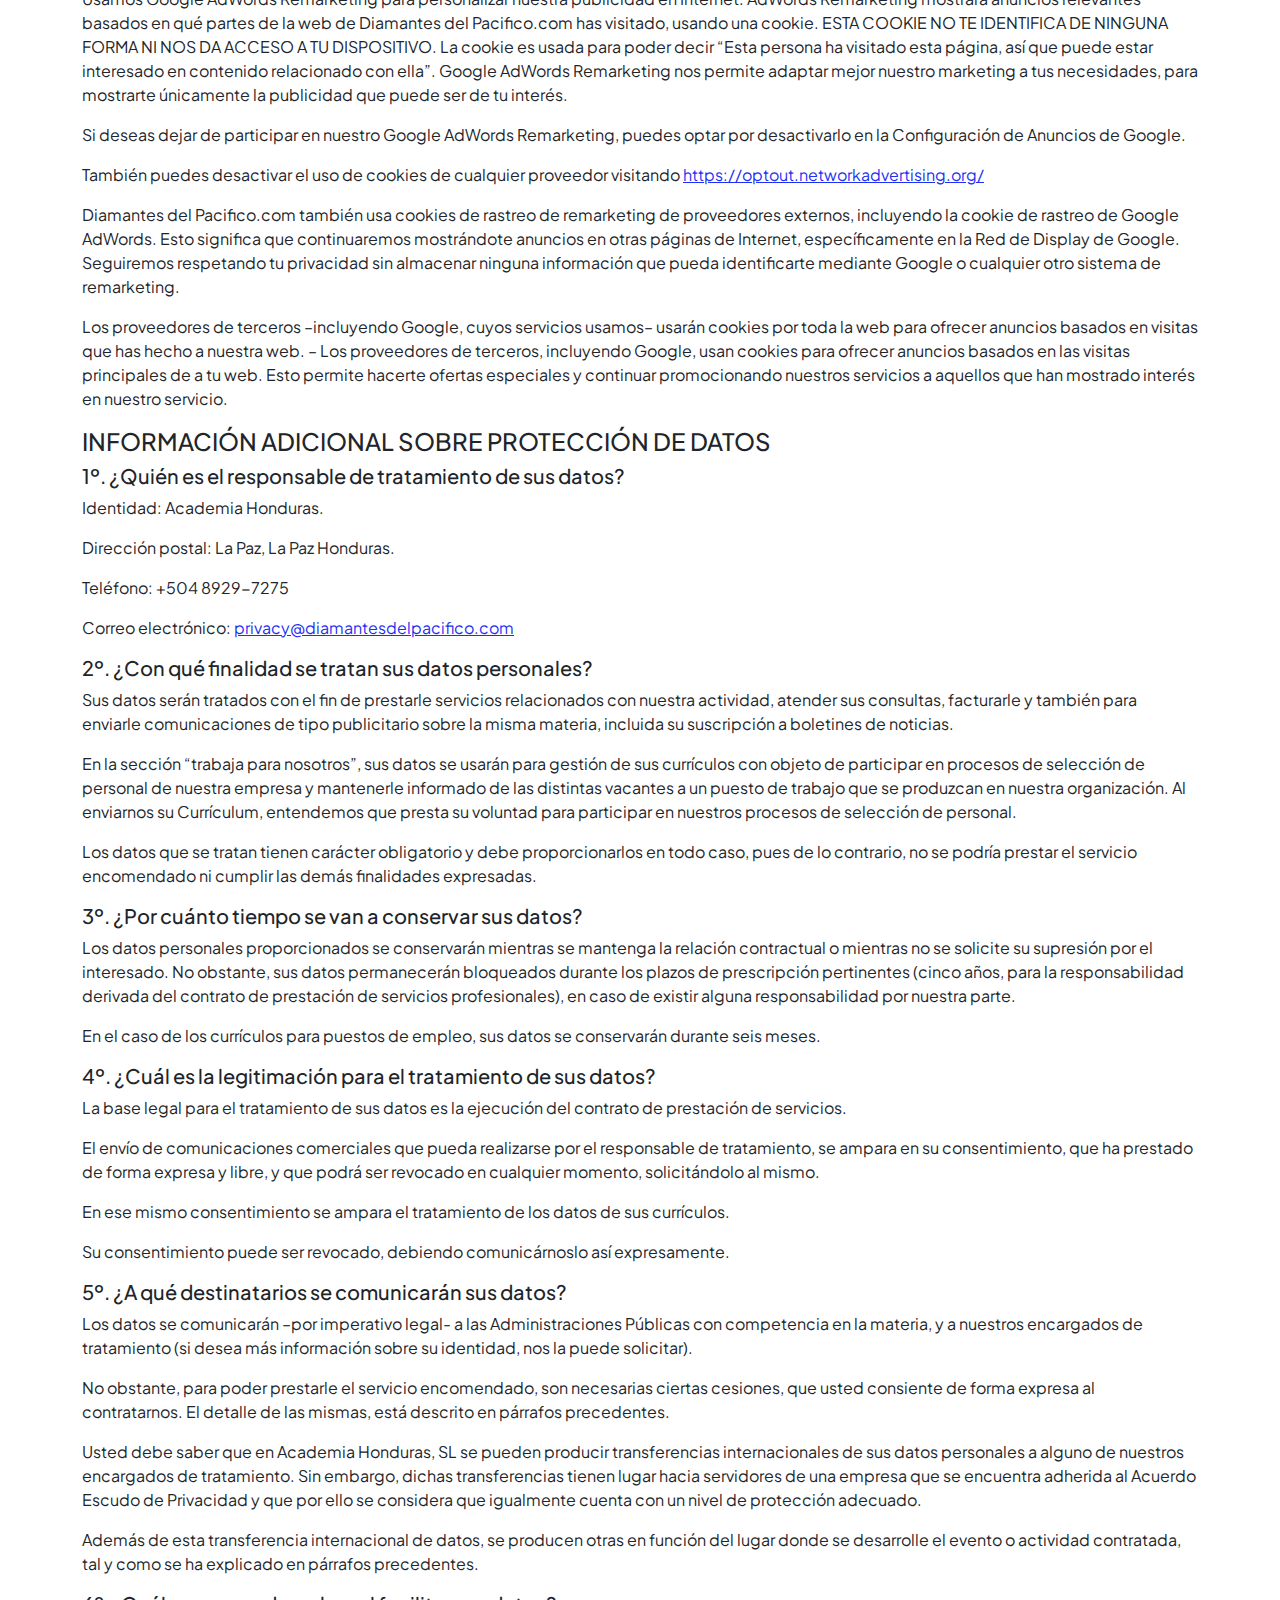
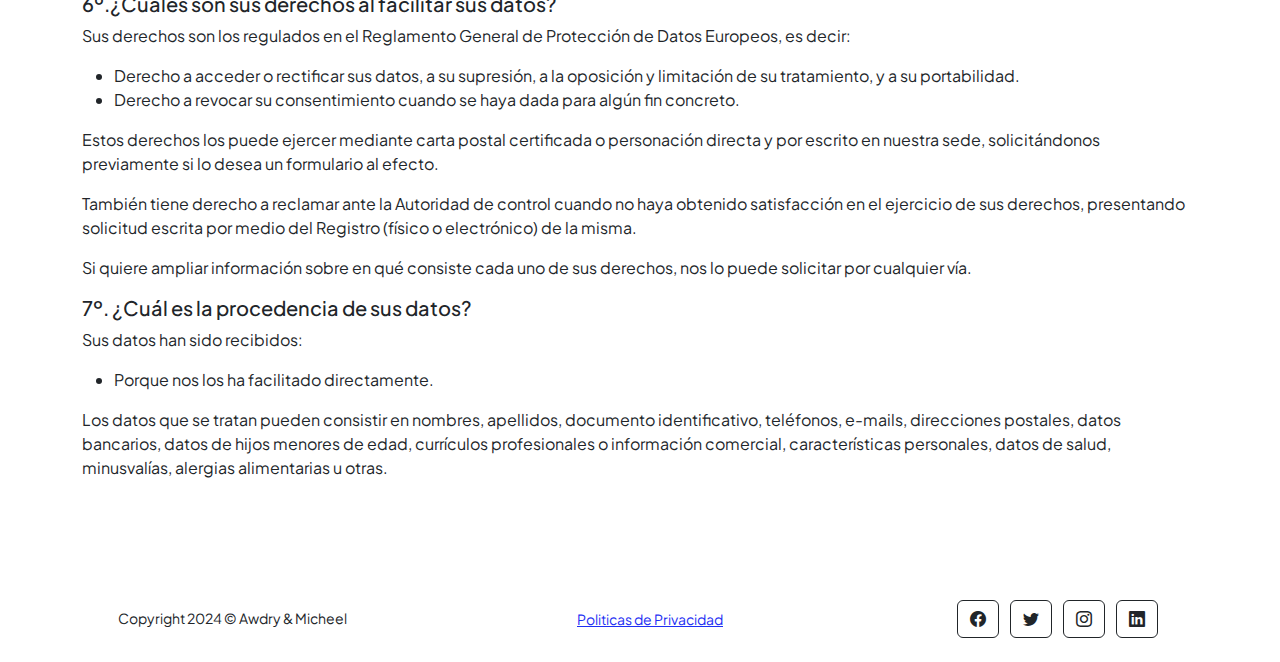
<file: politicas.html>
<!DOCTYPE html>
<html lang="en">
    <head>
        <meta charset="utf-8" />
        <meta name="viewport" content="width=device-width, initial-scale=1, shrink-to-fit=no" />
        <meta name="description" content="" />
        <meta name="author" content="" />
        <title>Diamantes del Pacífico</title>
        <!-- Favicon-->
        <link rel="icon" type="image/x-icon" href="assets/favicon.ico" />
        <!-- Custom Google font-->
        <link rel="preconnect" href="https://fonts.googleapis.com" />
        <link rel="preconnect" href="https://fonts.gstatic.com" crossorigin />
        <link href="https://fonts.googleapis.com/css2?family=Plus+Jakarta+Sans:wght@100;200;300;400;500;600;700;800;900&amp;display=swap" rel="stylesheet" />
        <!-- Bootstrap icons-->
        <link href="https://cdn.jsdelivr.net/npm/bootstrap-icons@1.8.1/font/bootstrap-icons.css" rel="stylesheet" />
        <!-- Core theme CSS (includes Bootstrap)-->
        <link href="css/styles.css" rel="stylesheet" />
    </head>
    <body class="d-flex flex-column h-100">
        <main class="flex-shrink-0">
            <!-- Navigation-->
            <nav class="navbar navbar-expand-lg navbar-light bg-white py-3">
                <div class="container px-5">
                    <a class="navbar-brand" href="index.html"><span class="fw-bolder text-primary">Diamantes del Pacífico</span></a>
                    <button class="navbar-toggler" type="button" data-bs-toggle="collapse" data-bs-target="#navbarSupportedContent" aria-controls="navbarSupportedContent" aria-expanded="false" aria-label="Toggle navigation"><span class="navbar-toggler-icon"></span></button>
                    <div class="collapse navbar-collapse" id="navbarSupportedContent">
                        <ul class="navbar-nav ms-auto mb-2 mb-lg-0 small fw-bolder">
                            <li class="nav-item"><a class="nav-link" href="index.html">Inicio</a></li>
                            <li class="nav-item"><a class="nav-link" href="resume.html">Resume</a></li>
                            <li class="nav-item"><a class="nav-link" href="noticias.html">Noticias</a></li>
                            <li class="nav-item"><a class="nav-link" href="contacto.html">Contacto</a></li>
                        </ul>
                    </div>
                </div>
            </nav>
            <!-- Header-->
            <header class="py-5">
                <div class="text-center mb-5">
                    <h1 class="display-5 fw-bolder mb-0"><span class="text-gradient d-inline">Politica de Privacidad</span></h1>
                </div>

                <div class="container my-5">
                    <h1 class="mb-4">Información Legal</h1>
                    <p>Diamantes  del Pacifico es una marca comercial de Academia Honduras, SL.</p>
                    <p>Academia Honduras, SL es una empresa no sólo comprometida con ofrecer a sus clientes la máxima calidad de los servicios que tiene, sino también con el escrupuloso cumplimiento de la legislación vigente en materia de privacidad e internet.</p>
                    <p>Es por ello que, a través del presente aviso, el prestador de servicios de la sociedad de la información, proporciona los datos que está obligado a poner a disposición de los consumidores y usuarios, de conformidad con lo previsto en el art. 10 de la Ley 34/2002, de 11 de julio, de servicios de la sociedad de la información y de comercio electrónico y en la normativa europea sobre Protección de Datos de Carácter Personal. Y todo ello en los siguientes términos:</p>
            
                    <h2>1º. Propiedad de la web</h2>
                    <p>Esta web es propiedad de Academia Honduras, SL, con CIF B92515113, domiciliada en  La Pazm La Paz. y con e-mail <a href="mailto:privacy@DiamantesdelPacifico.com">privacy@diamantesdelpacifico.com</a></p>
            
                    <h2>2º. Propiedad Intelectual</h2>
                    <p>Todas las marcas, logotipos, nombres comerciales, signos distintivos, servicios, contenidos, vídeos, textos, fotografías, gráficos, imágenes, software, links e informaciones de cualquier clase que aparecen en esta web son igualmente de propiedad de Academia Honduras, SL, por lo que no podrán ser reproducidos, distribuidos, comunicados públicamente, transformados o modificados sin su autorización expresa y por escrito.</p>
                    <p>Academia Honduras, SL se reserva expresamente los derechos de reproducción, modificación, adaptación, comunicación pública, mantenimiento, corrección de errores, cesión, venta, alquiler, préstamo y cualquier otro derecho de propiedad intelectual o industrial sobre los contenidos de la web, prohibiéndose el ejercicio de los anteriores derechos sin su autorización expresa.</p>
                    <p>El establecimiento de un enlace o link a otra página o sitio en Internet, no implica en ningún caso la aceptación y aprobación por parte de Academia Honduras, SL de sus contenidos o servicios, y por tanto no asume ninguna responsabilidad por ellos.</p>
                    <p>Quien se proponga establecer un enlace o link en esta web deberá solicitar previamente el consentimiento de su titular, reservándose el mismo el derecho a reclamar los posibles daños que se pudieran provocar por el establecimiento de este enlace o link sin la necesaria autorización.</p>
            
                    <h2>3º. Política de Privacidad</h2>
                    <p>Academia Honduras, SL ha procedido a adecuarse a la normativa vigente de protección de datos de carácter personal, adaptando todas las medidas técnicas y organizativas necesarias para garantizar la seguridad de los datos de carácter personal de sus clientes y usuarios, y para evitar su alteración, pérdida, tratamiento o acceso no autorizado.</p>
                    <p>Los datos de carácter personal que pudieran recogerse a través de esta web, serán tratados de forma leal y lícita conforme a los principios y derechos recogidos en la legislación de Protección de Datos de Carácter Personal.</p>
                    <p>Dichos datos podrán ser incorporados a ficheros debidamente inscritos ante la Agencia Española de Protección de Datos, que están bajo responsabilidad de Academia Honduras, SL, con las finalidades concretas que se deriven de cumplir adecuadamente con los servicios solicitados, participación en procesos de selección de personal y para envío de comunicaciones (incluso PUBLICITARIAS y suscripción a boletines de noticias) que puedan ser de su interés y relacionadas siempre con los servicios propios de Academia Honduras, SL.</p>
                    <p>Sus datos no podrán ser cedidos a terceros sin su consentimiento, con las excepciones establecidas en la Ley y los encargados de tratamiento (si quiere más información sobre estos últimos, nos la puede solicitar).</p>

                    <p>Para poder contratar con esta entidad, usted tiene que ser mayor de edad.</p>
                    <p>Eventualmente, podemos solicitar y tratar datos sensibles relativos a salud, alergias alimentarias, discapacidad u otros, ya que sin ellos no podríamos prestarle el servicio interesado en las debidas condiciones. No obstante, la finalidad del tratamiento de los datos por Academia Honduras, SL no es específicamente la recopilación de este tipo de información.</p>
                    <p>Los usuarios de la web podrán ejercer sus derechos de acceso, rectificación, supresión y otros en relación con sus datos, ante  Academia Honduras, SL mediante e-mail, carta o personación en el domicilio indicado al principio.</p>
            
                    <h2>Nuestra Publicidad Online</h2>
                    <p>Usamos Google AdWords Remarketing para personalizar nuestra publicidad en Internet. AdWords Remarketing mostrará anuncios relevantes basados en qué partes de la web de Diamantes  del Pacifico.com has visitado, usando una cookie. ESTA COOKIE NO TE IDENTIFICA DE NINGUNA FORMA NI NOS DA ACCESO A TU DISPOSITIVO. La cookie es usada para poder decir “Esta persona ha visitado esta página, así que puede estar interesado en contenido relacionado con ella”. Google AdWords Remarketing nos permite adaptar mejor nuestro marketing a tus necesidades, para mostrarte únicamente la publicidad que puede ser de tu interés.</p>
                    <p>Si deseas dejar de participar en nuestro Google AdWords Remarketing, puedes optar por desactivarlo en la Configuración de Anuncios de Google.</p>
                    <p>También puedes desactivar el uso de cookies de cualquier proveedor visitando <a href="https://optout.networkadvertising.org/" target="_blank">https://optout.networkadvertising.org/</a></p>
                    <p>Diamantes  del Pacifico.com también usa cookies de rastreo de remarketing de proveedores externos, incluyendo la cookie de rastreo de Google AdWords. Esto significa que continuaremos mostrándote anuncios en otras páginas de Internet, específicamente en la Red de Display de Google. Seguiremos respetando tu privacidad sin almacenar ninguna información que pueda identificarte mediante Google o cualquier otro sistema de remarketing.</p>
                    <p>Los proveedores de terceros –incluyendo Google, cuyos servicios usamos–  usarán cookies por toda la web para ofrecer anuncios basados en visitas que has hecho a nuestra web. – Los proveedores de terceros, incluyendo Google, usan cookies para ofrecer anuncios basados en las visitas principales de a tu web. Esto permite hacerte ofertas especiales y continuar promocionando nuestros servicios a aquellos que han mostrado interés en nuestro servicio.</p>
            
            
                    <h4>INFORMACIÓN ADICIONAL SOBRE PROTECCIÓN DE DATOS</h4>
                    <h5>1º. ¿Quién es el responsable de tratamiento de sus datos?</h5>
                    <p>Identidad: Academia Honduras.</p>
                    <p>Dirección postal:  La Paz, La Paz Honduras.</p>
                    <p>Teléfono: +504 8929-7275</p>
                    <p>Correo electrónico: <a href="mailto:privacy@diamantesdelpacifico.com">privacy@diamantesdelpacifico.com</a></p>
            
                    <h5>2º. ¿Con qué finalidad se tratan sus datos personales?</h5>
                    <p>Sus datos serán tratados con el fin de prestarle servicios relacionados con nuestra actividad, atender sus consultas, facturarle y también para enviarle comunicaciones de tipo publicitario sobre la misma materia, incluida su suscripción a boletines de noticias.</p>
                    <p>En la sección “trabaja para nosotros”, sus datos se usarán para gestión de sus currículos con objeto de participar en procesos de selección de personal de nuestra empresa y mantenerle informado de las distintas vacantes a un puesto de trabajo que se produzcan en nuestra organización. Al enviarnos su Currículum, entendemos que presta su voluntad para participar en nuestros procesos de selección de personal.</p>
                    <p>Los datos que se tratan tienen carácter obligatorio y debe proporcionarlos en todo caso, pues de lo contrario, no se podría prestar el servicio encomendado ni cumplir las demás finalidades expresadas.</p>
            
                    <h5>3º. ¿Por cuánto tiempo se van a conservar sus datos?</h5>
                    <p>Los datos personales proporcionados se conservarán mientras se mantenga la relación contractual  o mientras no se solicite su supresión por el interesado. No obstante, sus datos permanecerán bloqueados durante los plazos de prescripción pertinentes (cinco años, para la responsabilidad derivada del contrato de prestación de servicios profesionales), en caso de existir alguna responsabilidad por nuestra parte.</p>
                    <p>En el caso de los currículos para puestos de empleo, sus datos se conservarán durante seis meses.</p>
            
                    <h5>4º. ¿Cuál es la legitimación para el tratamiento de sus datos?</h5>
                    <p>La base legal para el tratamiento de sus datos es la ejecución del contrato de prestación de servicios.</p>
                    <p>El envío de comunicaciones comerciales que pueda realizarse por el responsable de tratamiento, se ampara en su consentimiento, que ha prestado de forma expresa y libre, y que podrá ser revocado en cualquier momento, solicitándolo al mismo.</p>
                    <p>En ese mismo consentimiento se ampara el tratamiento de los datos de sus currículos.</p>
                    <p>Su consentimiento puede ser revocado, debiendo comunicárnoslo así expresamente.</p>
            
                    <h5>5º. ¿A qué destinatarios se comunicarán sus datos?</h5>
                    <p>Los datos se comunicarán –por imperativo legal- a las Administraciones Públicas con competencia en la materia, y a nuestros encargados de tratamiento (si desea más información sobre su identidad, nos la puede solicitar).</p>
                    <p>No obstante, para poder prestarle el servicio encomendado, son necesarias ciertas cesiones, que usted consiente de forma expresa al contratarnos. El detalle de las mismas, está descrito en párrafos precedentes.</p>
                    <p>Usted debe saber que en Academia Honduras, SL se pueden producir transferencias internacionales de sus datos personales a alguno de nuestros encargados de tratamiento. Sin embargo, dichas transferencias tienen lugar hacia servidores de una empresa que se encuentra adherida al Acuerdo Escudo de Privacidad y que por ello se considera que igualmente cuenta con un nivel de protección adecuado.</p>
                    <p>Además de esta transferencia internacional de datos, se producen otras en función del lugar donde se desarrolle el evento o actividad contratada, tal y como se ha explicado en párrafos precedentes.</p>
            
                    <h5>6º.¿Cuáles son sus derechos al facilitar sus datos?</h5>
                    <p>Sus derechos son los regulados en el Reglamento General de Protección de Datos Europeos, es decir:</p>
                    <ul>
                        <li>Derecho a acceder  o rectificar sus datos, a su supresión, a la oposición y  limitación de su tratamiento, y a su portabilidad.</li>
                        <li>Derecho a revocar su consentimiento cuando se haya dada para algún fin concreto.</li>
                    </ul>
                    <p>Estos derechos los puede ejercer mediante carta postal certificada o personación directa y por escrito en nuestra sede, solicitándonos previamente si lo desea un formulario al efecto.</p>
                    <p>También tiene derecho a reclamar ante la Autoridad de control cuando no haya obtenido satisfacción en el ejercicio de sus derechos, presentando solicitud escrita por medio del Registro (físico o electrónico) de la misma.</p>
                    <p>Si quiere ampliar información sobre en qué consiste cada uno de sus derechos, nos lo puede solicitar por cualquier vía.</p>
            
                    <h5>7º. ¿Cuál es la procedencia de sus datos?</h5>
                    <p>Sus datos han sido recibidos:</p>
                    <ul>
                        <li>Porque nos los ha facilitado directamente.</li>
                    </ul>
                    <p>Los datos que se tratan pueden consistir en nombres, apellidos, documento identificativo, teléfonos, e-mails, direcciones postales, datos bancarios, datos de hijos menores de edad, currículos profesionales o información comercial, características personales, datos de salud, minusvalías, alergias alimentarias u otras.</p>
                </div>
            </header>
        </main>
        <!-- Footer-->
        <footer class="bg-white py-4 mt-auto">
            <div class="container px-5">
                <div class="row align-items-center justify-content-between flex-column flex-sm-row">
                    <div class="col-auto"><div class="small m-0">Copyright 2024 &copy;  Awdry & Micheel</div></div>
                    <div class="col-auto">
                        <a class="small" href="politicas.html">Politicas de Privacidad</a>
                    </div>
                    <div class="col-auto">
                        <a class="btn btn-outline-dark btn-social mx-1" href="https://facebook.com"><i class="bi bi-facebook"></i></a>
                        <a class="btn btn-outline-dark btn-social mx-1" href="https://twitter.com"><i class="bi bi-twitter"></i></a>
                        <a class="btn btn-outline-dark btn-social mx-1" href="https://instagram.com"><i class="bi bi-instagram"></i></a>
                        <a class="btn btn-outline-dark btn-social mx-1" href="https://linkedin.com"><i class="bi bi-linkedin"></i></a>
                    </div>
                </div>
            </div>
        </footer>
        <!-- Bootstrap core JS-->
        <script src="https://cdn.jsdelivr.net/npm/bootstrap@5.2.3/dist/js/bootstrap.bundle.min.js"></script>
        <!-- Core theme JS-->
        <script src="js/scripts.js"></script>
    </body>
</html>
</file>
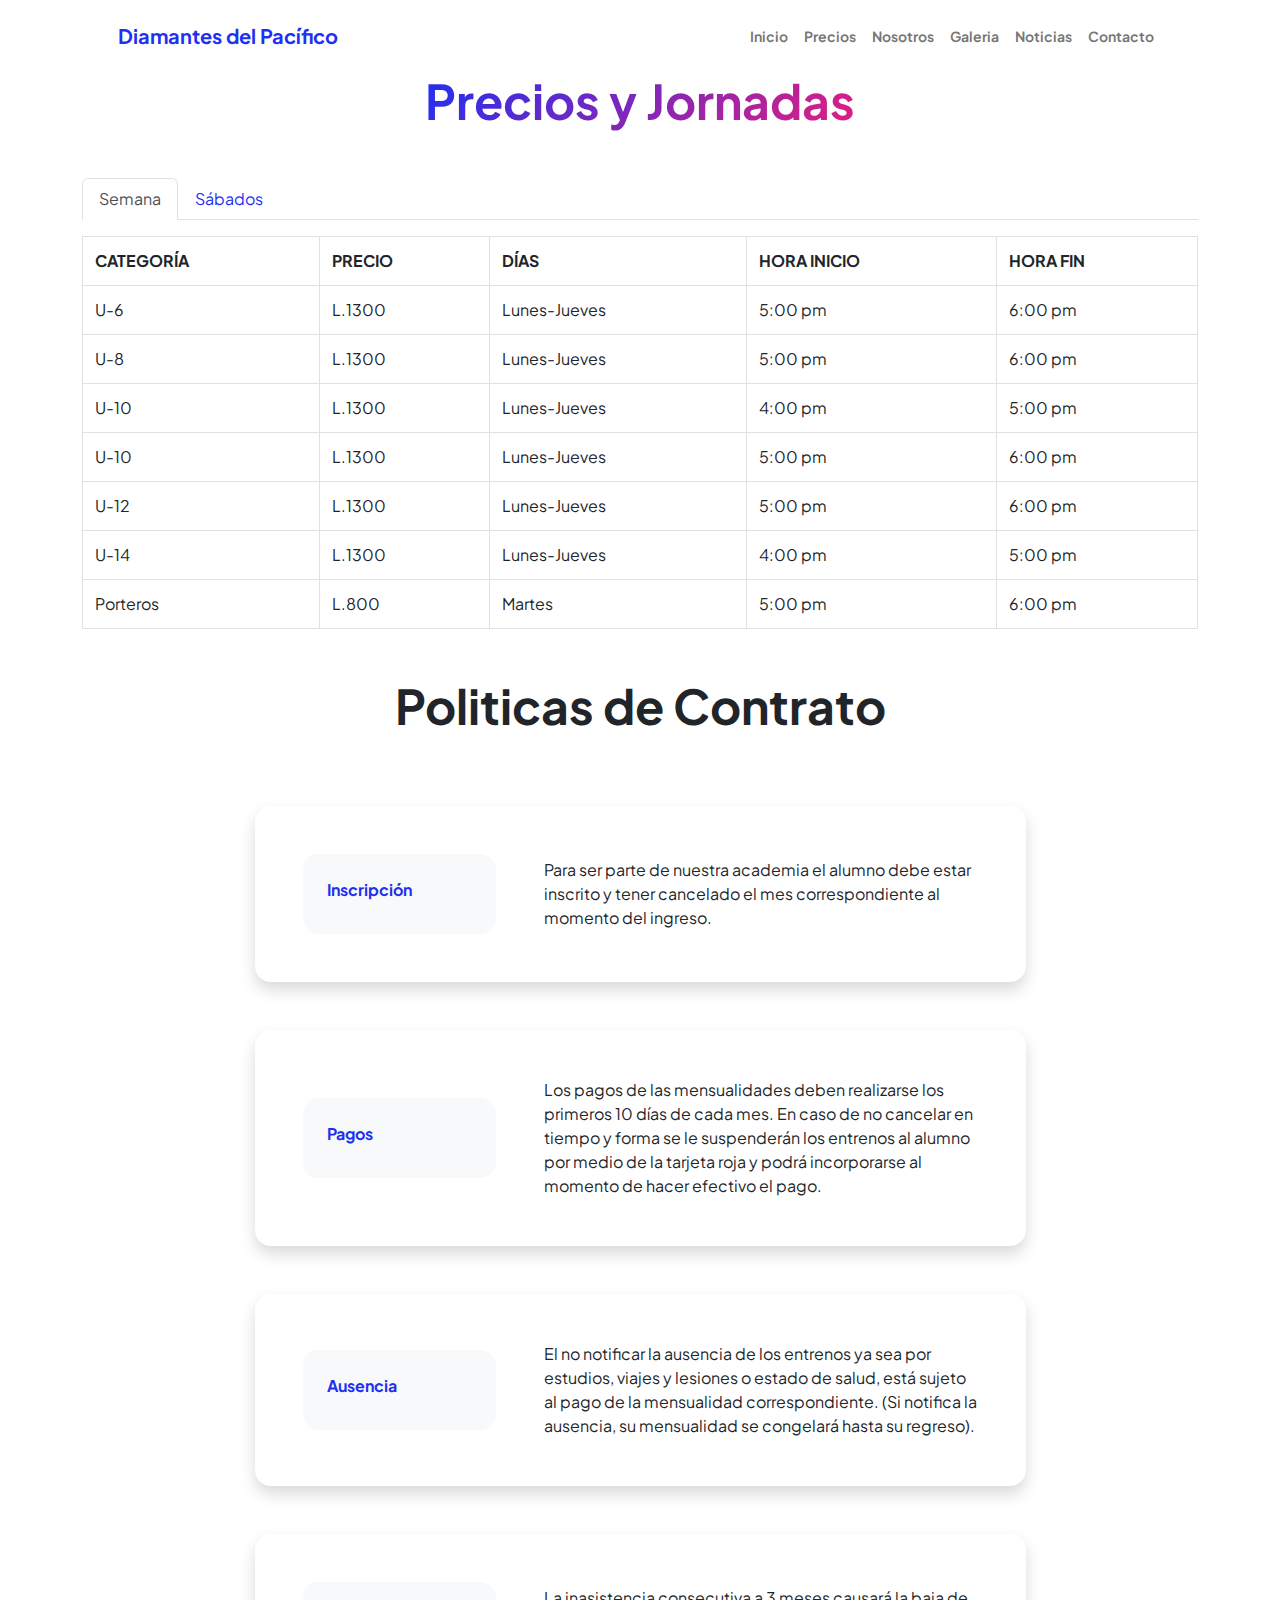
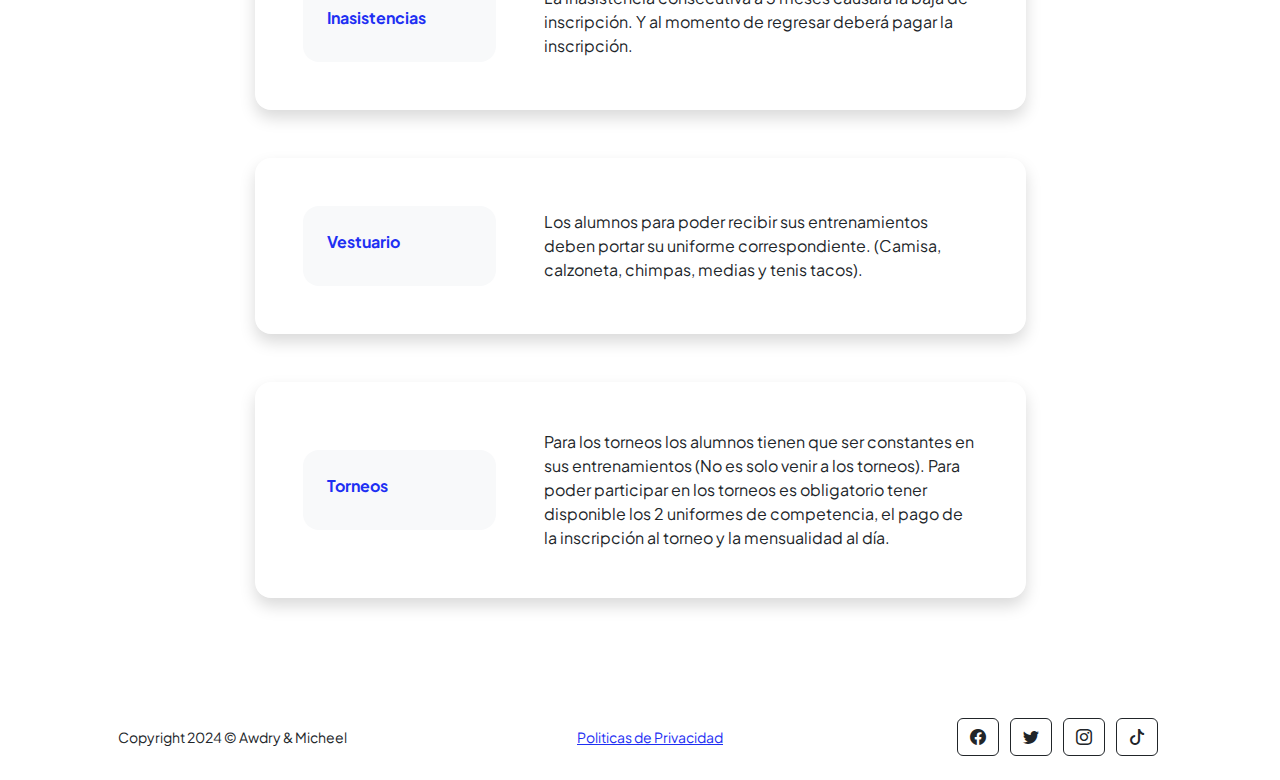
<file: precios.html>
<!DOCTYPE html>
<html lang="en">
  <head>
    <meta charset="utf-8" />
    <meta
      name="viewport"
      content="width=device-width, initial-scale=1, shrink-to-fit=no"
    />
    <meta name="description" content="" />
    <meta name="author" content="" />
    <title>Diamantes del Pacífico</title>
    <!-- Favicon-->
    <link rel="icon" type="image/x-icon" href="assets/favicon.ico" />
    <!-- Custom Google font-->
    <link rel="preconnect" href="https://fonts.googleapis.com" />
    <link rel="preconnect" href="https://fonts.gstatic.com" crossorigin />
    <link
      href="https://fonts.googleapis.com/css2?family=Plus+Jakarta+Sans:wght@100;200;300;400;500;600;700;800;900&amp;display=swap"
      rel="stylesheet"
    />
    <!-- Bootstrap icons-->
    <link
      href="https://cdn.jsdelivr.net/npm/bootstrap-icons@1.8.1/font/bootstrap-icons.css"
      rel="stylesheet"
    />
    <!-- Core theme CSS (includes Bootstrap)-->
    <link href="css/styles.css" rel="stylesheet" />
  </head>
  <body class="d-flex flex-column h-100">
    <main class="flex-shrink-0">
      <!-- Navigation-->
      <nav class="navbar navbar-expand-lg navbar-light bg-white py-3">
        <div class="container px-5">
          <a class="navbar-brand" href="index.html"
            ><span class="fw-bolder text-primary"
              >Diamantes del Pacífico</span
            ></a
          >
          <button
            class="navbar-toggler"
            type="button"
            data-bs-toggle="collapse"
            data-bs-target="#navbarSupportedContent"
            aria-controls="navbarSupportedContent"
            aria-expanded="false"
            aria-label="Toggle navigation"
          >
            <span class="navbar-toggler-icon"></span>
          </button>
          <div class="collapse navbar-collapse" id="navbarSupportedContent">
            <ul class="navbar-nav ms-auto mb-2 mb-lg-0 small fw-bolder">
              <li class="nav-item">
                <a class="nav-link" href="index.html">Inicio</a>
              </li>
              <li class="nav-item">
                <a class="nav-link" href="precios.html">Precios</a>
              </li>
              <li class="nav-item">
                <a class="nav-link" href="nosotros.html">Nosotros</a>
              </li>
              <li class="nav-item">
                <a class="nav-link" href="galeria.html">Galeria</a>
              </li>
              <li class="nav-item">
                <a class="nav-link" href="noticias.html">Noticias</a>
              </li>
              <li class="nav-item">
                <a class="nav-link" href="contacto.html">Contacto</a>
              </li>
            </ul>
          </div>
        </div>
      </nav>
      <!-- Header-->
      <div class="text-center mb-5">
        <h1 class="display-5 fw-bolder mb-0">
          <span class="text-gradient d-inline">Precios y Jornadas</span>
        </h1>
      </div>

      <div class="container my-5">
        <ul class="nav nav-tabs" id="priceTabs" role="tablist">
          <li class="nav-item">
            <a
              class="nav-link active"
              id="semana-tab"
              data-bs-toggle="tab"
              href="#semana"
              role="tab"
              aria-controls="semana"
              aria-selected="true"
              >Semana</a
            >
          </li>
          <li class="nav-item">
            <a
              class="nav-link"
              id="sabado-tab"
              data-bs-toggle="tab"
              href="#sabado"
              role="tab"
              aria-controls="sabado"
              aria-selected="false"
              >Sábados</a
            >
          </li>
        </ul>
        <div class="tab-content mt-3" id="priceTabContent">
          <div
            class="tab-pane fade show active"
            id="semana"
            role="tabpanel"
            aria-labelledby="semana-tab"
          >
            <table class="table table-bordered">
              <thead>
                <tr>
                  <th>Categoría</th>
                  <th>Precio</th>
                  <th>Días</th>
                  <th>Hora Inicio</th>
                  <th>Hora Fin</th>
                </tr>
              </thead>
              <tbody>
                <tr>
                  <td>U-6</td>
                  <td>L.1300</td>
                  <td>Lunes-Jueves</td>
                  <td>5:00 pm</td>
                  <td>6:00 pm</td>
                </tr>
                <tr>
                  <td>U-8</td>
                  <td>L.1300</td>
                  <td>Lunes-Jueves</td>
                  <td>5:00 pm</td>
                  <td>6:00 pm</td>
                </tr>
                <tr>
                  <td>U-10</td>
                  <td>L.1300</td>
                  <td>Lunes-Jueves</td>
                  <td>4:00 pm</td>
                  <td>5:00 pm</td>
                </tr>
                <tr>
                  <td>U-10</td>
                  <td>L.1300</td>
                  <td>Lunes-Jueves</td>
                  <td>5:00 pm</td>
                  <td>6:00 pm</td>
                </tr>
                <tr>
                  <td>U-12</td>
                  <td>L.1300</td>
                  <td>Lunes-Jueves</td>
                  <td>5:00 pm</td>
                  <td>6:00 pm</td>
                </tr>
                <tr>
                  <td>U-14</td>
                  <td>L.1300</td>
                  <td>Lunes-Jueves</td>
                  <td>4:00 pm</td>
                  <td>5:00 pm</td>
                </tr>
                <tr>
                  <td>Porteros</td>
                  <td>L.800</td>
                  <td>Martes</td>
                  <td>5:00 pm</td>
                  <td>6:00 pm</td>
                </tr>
              </tbody>
            </table>
          </div>
          <div
            class="tab-pane fade"
            id="sabado"
            role="tabpanel"
            aria-labelledby="sabado-tab"
          >
            <table class="table table-bordered">
              <thead>
                <tr>
                  <th>Categoría</th>
                  <th>Precio</th>
                  <th>Días</th>
                  <th>Hora Inicio</th>
                  <th>Hora Fin</th>
                </tr>
              </thead>
              <tbody>
                <tr>
                  <td>U-6</td>
                  <td>L.1500</td>
                  <td>Sábados</td>
                  <td>8:00 am</td>
                  <td>9:00 am</td>
                </tr>
                <tr>
                  <td>U-8</td>
                  <td>L.1500</td>
                  <td>Sábados</td>
                  <td>9:00 am</td>
                  <td>10:00 am</td>
                </tr>
                <tr>
                  <td>U-10</td>
                  <td>L.1500</td>
                  <td>Sábados</td>
                  <td>10:00 am</td>
                  <td>11:00 am</td>
                </tr>
                <tr>
                  <td>U-12</td>
                  <td>L.1500</td>
                  <td>Sábados</td>
                  <td>11:00 am</td>
                  <td>12:00 pm</td>
                </tr>
                <tr>
                  <td>U-14</td>
                  <td>L.1500</td>
                  <td>Sábados</td>
                  <td>12:00 pm</td>
                  <td>1:00 pm</td>
                </tr>
                <tr>
                  <td>Porteros</td>
                  <td>L.1000</td>
                  <td>Sábados</td>
                  <td>1:00 pm</td>
                  <td>2:00 pm</td>
                </tr>
              </tbody>
            </table>
          </div>
        </div>
      </div>

      <div class="container px-5 my-5">
        <div class="text-center mb-5">
          <h1 class="display-5 fw-bolder mb-0">
            <span class="">Politicas de Contrato</span>
          </h1>
        </div>
        <div class="row gx-5 justify-content-center">
          <div class="col-lg-11 col-xl-9 col-xxl-8">
            <section>
              <div
                class="d-flex align-items-center justify-content-between mb-4"
              ></div>
              <!-- Experience Card 1-->
              <div class="card shadow border-0 rounded-4 mb-5">
                <div class="card-body p-5">
                  <div class="row align-items-center gx-5">
                    <div class="col text-center text-lg-start mb-4 mb-lg-0">
                      <div class="bg-light p-4 rounded-4">
                        <div class="text-primary fw-bolder mb-2">
                          Inscripción
                        </div>
                      </div>
                    </div>
                    <div class="col-lg-8">
                      <div>
                        Para ser parte de nuestra academia el alumno debe estar
                        inscrito y tener cancelado el mes correspondiente al
                        momento del ingreso.
                      </div>
                    </div>
                  </div>
                </div>
              </div>
              <!-- Experience Card 2-->
              <div class="card shadow border-0 rounded-4 mb-5">
                <div class="card-body p-5">
                  <div class="row align-items-center gx-5">
                    <div class="col text-center text-lg-start mb-4 mb-lg-0">
                      <div class="bg-light p-4 rounded-4">
                        <div class="text-primary fw-bolder mb-2">Pagos</div>
                      </div>
                    </div>
                    <div class="col-lg-8">
                      <div>
                        Los pagos de las mensualidades deben realizarse los
                        primeros 10 días de cada mes. En caso de no cancelar en
                        tiempo y forma se le suspenderán los entrenos al alumno
                        por medio de la tarjeta roja y podrá incorporarse al
                        momento de hacer efectivo el pago.
                      </div>
                    </div>
                  </div>
                </div>
              </div>
              <div class="card shadow border-0 rounded-4 mb-5">
                <div class="card-body p-5">
                  <div class="row align-items-center gx-5">
                    <div class="col text-center text-lg-start mb-4 mb-lg-0">
                      <div class="bg-light p-4 rounded-4">
                        <div class="text-primary fw-bolder mb-2">Ausencia</div>
                      </div>
                    </div>
                    <div class="col-lg-8">
                      <div>
                        El no notificar la ausencia de los entrenos ya sea por
                        estudios, viajes y lesiones o estado de salud, está
                        sujeto al pago de la mensualidad correspondiente. (Si
                        notifica la ausencia, su mensualidad se congelará hasta
                        su regreso).
                      </div>
                    </div>
                  </div>
                </div>
              </div>
              <div class="card shadow border-0 rounded-4 mb-5">
                <div class="card-body p-5">
                  <div class="row align-items-center gx-5">
                    <div class="col text-center text-lg-start mb-4 mb-lg-0">
                      <div class="bg-light p-4 rounded-4">
                        <div class="text-primary fw-bolder mb-2">
                          Inasistencias
                        </div>
                      </div>
                    </div>
                    <div class="col-lg-8">
                      <div>
                        La inasistencia consecutiva a 3 meses causará la baja de
                        inscripción. Y al momento de regresar deberá pagar la
                        inscripción.
                      </div>
                    </div>
                  </div>
                </div>
              </div>
              <div class="card shadow border-0 rounded-4 mb-5">
                <div class="card-body p-5">
                  <div class="row align-items-center gx-5">
                    <div class="col text-center text-lg-start mb-4 mb-lg-0">
                      <div class="bg-light p-4 rounded-4">
                        <div class="text-primary fw-bolder mb-2">Vestuario</div>
                      </div>
                    </div>
                    <div class="col-lg-8">
                      <div>
                        Los alumnos para poder recibir sus entrenamientos deben
                        portar su uniforme correspondiente. (Camisa, calzoneta,
                        chimpas, medias y tenis tacos).
                      </div>
                    </div>
                  </div>
                </div>
              </div>
              <div class="card shadow border-0 rounded-4 mb-5">
                <div class="card-body p-5">
                  <div class="row align-items-center gx-5">
                    <div class="col text-center text-lg-start mb-4 mb-lg-0">
                      <div class="bg-light p-4 rounded-4">
                        <div class="text-primary fw-bolder mb-2">Torneos</div>
                      </div>
                    </div>
                    <div class="col-lg-8">
                      <div>
                        Para los torneos los alumnos tienen que ser constantes
                        en sus entrenamientos (No es solo venir a los
                        torneos). Para poder participar en los torneos es
                        obligatorio tener disponible los 2 uniformes de
                        competencia, el pago de la inscripción al torneo y la
                        mensualidad al día.
                      </div>
                    </div>
                  </div>
                </div>
              </div>
            </section>
          </div>
        </div>
      </div>
    </main>
    <!-- Footer-->
    <footer class="bg-white py-4 mt-auto">
      <div class="container px-5">
        <div
          class="row align-items-center justify-content-between flex-column flex-sm-row"
        >
          <div class="col-auto">
            <div class="small m-0">Copyright 2024 &copy; Awdry & Micheel</div>
          </div>
          <div class="col-auto">
            <a class="small" href="politicas.html">Politicas de Privacidad</a>
          </div>
          <div class="col-auto">
            <a
              class="btn btn-outline-dark btn-social mx-1"
              href="https://facebook.com"
              ><i class="bi bi-facebook"></i
            ></a>
            <a
              class="btn btn-outline-dark btn-social mx-1"
              href="https://twitter.com"
              ><i class="bi bi-twitter"></i
            ></a>
            <a
              class="btn btn-outline-dark btn-social mx-1"
              href="https://instagram.com"
              ><i class="bi bi-instagram"></i
            ></a>
            <a
              class="btn btn-outline-dark btn-social mx-1"
              href="https://tiktok.com"
              ><i class="bi bi-tiktok"></i
            ></a>
          </div>
        </div>
      </div>
    </footer>
    <!-- Bootstrap core JS-->
    <script src="https://cdn.jsdelivr.net/npm/bootstrap@5.2.3/dist/js/bootstrap.bundle.min.js"></script>
    <!-- Core theme JS-->
    <script src="js/scripts.js"></script>
  </body>
</html>
</file>
<file: css/styles.css>
@charset "UTF-8";
:root {
  --bs-blue: #1e30f3;
  --bs-indigo: #6610f2;
  --bs-purple: #6f42c1;
  --bs-pink: #e21e80;
  --bs-red: #dc3545;
  --bs-orange: #fd7e14;
  --bs-yellow: #ffc107;
  --bs-green: #198754;
  --bs-teal: #20c997;
  --bs-cyan: #0dcaf0;
  --bs-black: #000;
  --bs-white: #fff;
  --bs-gray: #6c757d;
  --bs-gray-dark: #343a40;
  --bs-gray-100: #f8f9fa;
  --bs-gray-200: #e9ecef;
  --bs-gray-300: #dee2e6;
  --bs-gray-400: #ced4da;
  --bs-gray-500: #adb5bd;
  --bs-gray-600: #6c757d;
  --bs-gray-700: #495057;
  --bs-gray-800: #343a40;
  --bs-gray-900: #212529;
  --bs-primary: #1e30f3;
  --bs-secondary: #e21e80;
  --bs-success: #198754;
  --bs-info: #0dcaf0;
  --bs-warning: #ffc107;
  --bs-danger: #dc3545;
  --bs-light: #f8f9fa;
  --bs-dark: #212529;
  --bs-primary-rgb: 30, 48, 243;
  --bs-secondary-rgb: 226, 30, 128;
  --bs-success-rgb: 25, 135, 84;
  --bs-info-rgb: 13, 202, 240;
  --bs-warning-rgb: 255, 193, 7;
  --bs-danger-rgb: 220, 53, 69;
  --bs-light-rgb: 248, 249, 250;
  --bs-dark-rgb: 33, 37, 41;
  --bs-white-rgb: 255, 255, 255;
  --bs-black-rgb: 0, 0, 0;
  --bs-body-color-rgb: 33, 37, 41;
  --bs-body-bg-rgb: 255, 255, 255;
  --bs-font-sans-serif: "Plus Jakarta Sans";
  --bs-font-monospace: SFMono-Regular, Menlo, Monaco, Consolas, "Liberation Mono", "Courier New", monospace;
  --bs-gradient: linear-gradient(180deg, rgba(255, 255, 255, 0.15), rgba(255, 255, 255, 0));
  --bs-body-font-family: var(--bs-font-sans-serif);
  --bs-body-font-size: 1rem;
  --bs-body-font-weight: 400;
  --bs-body-line-height: 1.5;
  --bs-body-color: #212529;
  --bs-body-bg: #fff;
  --bs-border-width: 1px;
  --bs-border-style: solid;
  --bs-border-color: #dee2e6;
  --bs-border-color-translucent: rgba(0, 0, 0, 0.175);
  --bs-border-radius: 0.375rem;
  --bs-border-radius-sm: 0.25rem;
  --bs-border-radius-lg: 0.5rem;
  --bs-border-radius-xl: 1rem;
  --bs-border-radius-2xl: 2rem;
  --bs-border-radius-pill: 50rem;
  --bs-link-color: #1e30f3;
  --bs-link-hover-color: #1826c2;
  --bs-code-color: #e21e80;
  --bs-highlight-bg: #fff3cd;
}

*,
*::before,
*::after {
  box-sizing: border-box;
}

@media (prefers-reduced-motion: no-preference) {
  :root {
    scroll-behavior: smooth;
  }
}

body {
  margin: 0;
  font-family: var(--bs-body-font-family);
  font-size: var(--bs-body-font-size);
  font-weight: var(--bs-body-font-weight);
  line-height: var(--bs-body-line-height);
  color: var(--bs-body-color);
  text-align: var(--bs-body-text-align);
  background-color: var(--bs-body-bg);
  -webkit-text-size-adjust: 100%;
  -webkit-tap-highlight-color: rgba(0, 0, 0, 0);
}

hr {
  margin: 1rem 0;
  color: inherit;
  border: 0;
  border-top: 1px solid;
  opacity: 0.25;
}

h6, .h6, h5, .h5, h4, .h4, h3, .h3, h2, .h2, h1, .h1 {
  margin-top: 0;
  margin-bottom: 0.5rem;
  font-weight: 500;
  line-height: 1.2;
}

h1, .h1 {
  font-size: calc(1.375rem + 1.5vw);
}
@media (min-width: 1200px) {
  h1, .h1 {
    font-size: 2.5rem;
  }
}

h2, .h2 {
  font-size: calc(1.325rem + 0.9vw);
}
@media (min-width: 1200px) {
  h2, .h2 {
    font-size: 2rem;
  }
}

h3, .h3 {
  font-size: calc(1.3rem + 0.6vw);
}
@media (min-width: 1200px) {
  h3, .h3 {
    font-size: 1.75rem;
  }
}

h4, .h4 {
  font-size: calc(1.275rem + 0.3vw);
}
@media (min-width: 1200px) {
  h4, .h4 {
    font-size: 1.5rem;
  }
}

h5, .h5 {
  font-size: 1.25rem;
}

h6, .h6 {
  font-size: 1rem;
}

p {
  margin-top: 0;
  margin-bottom: 1rem;
}

abbr[title] {
  -webkit-text-decoration: underline dotted;
          text-decoration: underline dotted;
  cursor: help;
  -webkit-text-decoration-skip-ink: none;
          text-decoration-skip-ink: none;
}

address {
  margin-bottom: 1rem;
  font-style: normal;
  line-height: inherit;
}

ol,
ul {
  padding-left: 2rem;
}

ol,
ul,
dl {
  margin-top: 0;
  margin-bottom: 1rem;
}

ol ol,
ul ul,
ol ul,
ul ol {
  margin-bottom: 0;
}

dt {
  font-weight: 700;
}

dd {
  margin-bottom: 0.5rem;
  margin-left: 0;
}

blockquote {
  margin: 0 0 1rem;
}

b,
strong {
  font-weight: bolder;
}

small, .small {
  font-size: 0.875em;
}

mark, .mark {
  padding: 0.1875em;
  background-color: var(--bs-highlight-bg);
}

sub,
sup {
  position: relative;
  font-size: 0.75em;
  line-height: 0;
  vertical-align: baseline;
}

sub {
  bottom: -0.25em;
}

sup {
  top: -0.5em;
}

a {
  color: var(--bs-link-color);
  text-decoration: underline;
}
a:hover {
  color: var(--bs-link-hover-color);
}

a:not([href]):not([class]), a:not([href]):not([class]):hover {
  color: inherit;
  text-decoration: none;
}

pre,
code,
kbd,
samp {
  font-family: var(--bs-font-monospace);
  font-size: 1em;
}

pre {
  display: block;
  margin-top: 0;
  margin-bottom: 1rem;
  overflow: auto;
  font-size: 0.875em;
}
pre code {
  font-size: inherit;
  color: inherit;
  word-break: normal;
}

code {
  font-size: 0.875em;
  color: var(--bs-code-color);
  word-wrap: break-word;
}
a > code {
  color: inherit;
}

kbd {
  padding: 0.1875rem 0.375rem;
  font-size: 0.875em;
  color: var(--bs-body-bg);
  background-color: var(--bs-body-color);
  border-radius: 0.25rem;
}
kbd kbd {
  padding: 0;
  font-size: 1em;
}

figure {
  margin: 0 0 1rem;
}

img,
svg {
  vertical-align: middle;
}

table {
  caption-side: bottom;
  border-collapse: collapse;
}

caption {
  padding-top: 0.5rem;
  padding-bottom: 0.5rem;
  color: #6c757d;
  text-align: left;
}

th {
  text-align: inherit;
  text-align: -webkit-match-parent;
}

thead,
tbody,
tfoot,
tr,
td,
th {
  border-color: inherit;
  border-style: solid;
  border-width: 0;
}

label {
  display: inline-block;
}

button {
  border-radius: 0;
}

button:focus:not(:focus-visible) {
  outline: 0;
}

input,
button,
select,
optgroup,
textarea {
  margin: 0;
  font-family: inherit;
  font-size: inherit;
  line-height: inherit;
}

button,
select {
  text-transform: none;
}

[role=button] {
  cursor: pointer;
}

select {
  word-wrap: normal;
}
select:disabled {
  opacity: 1;
}

[list]:not([type=date]):not([type=datetime-local]):not([type=month]):not([type=week]):not([type=time])::-webkit-calendar-picker-indicator {
  display: none !important;
}

button,
[type=button],
[type=reset],
[type=submit] {
  -webkit-appearance: button;
}
button:not(:disabled),
[type=button]:not(:disabled),
[type=reset]:not(:disabled),
[type=submit]:not(:disabled) {
  cursor: pointer;
}

::-moz-focus-inner {
  padding: 0;
  border-style: none;
}

textarea {
  resize: vertical;
}

fieldset {
  min-width: 0;
  padding: 0;
  margin: 0;
  border: 0;
}

legend {
  float: left;
  width: 100%;
  padding: 0;
  margin-bottom: 0.5rem;
  font-size: calc(1.275rem + 0.3vw);
  line-height: inherit;
}
@media (min-width: 1200px) {
  legend {
    font-size: 1.5rem;
  }
}
legend + * {
  clear: left;
}

::-webkit-datetime-edit-fields-wrapper,
::-webkit-datetime-edit-text,
::-webkit-datetime-edit-minute,
::-webkit-datetime-edit-hour-field,
::-webkit-datetime-edit-day-field,
::-webkit-datetime-edit-month-field,
::-webkit-datetime-edit-year-field {
  padding: 0;
}

::-webkit-inner-spin-button {
  height: auto;
}

[type=search] {
  outline-offset: -2px;
  -webkit-appearance: textfield;
}

/* rtl:raw:
[type="tel"],
[type="url"],
[type="email"],
[type="number"] {
  direction: ltr;
}
*/
::-webkit-search-decoration {
  -webkit-appearance: none;
}

::-webkit-color-swatch-wrapper {
  padding: 0;
}

::file-selector-button {
  font: inherit;
  -webkit-appearance: button;
}

output {
  display: inline-block;
}

iframe {
  border: 0;
}

summary {
  display: list-item;
  cursor: pointer;
}

progress {
  vertical-align: baseline;
}

[hidden] {
  display: none !important;
}

.lead {
  font-size: 1.25rem;
  font-weight: 300;
}

.display-1 {
  font-size: calc(1.625rem + 4.5vw);
  font-weight: 300;
  line-height: 1.2;
}
@media (min-width: 1200px) {
  .display-1 {
    font-size: 5rem;
  }
}

.display-2 {
  font-size: calc(1.575rem + 3.9vw);
  font-weight: 300;
  line-height: 1.2;
}
@media (min-width: 1200px) {
  .display-2 {
    font-size: 4.5rem;
  }
}

.display-3 {
  font-size: calc(1.525rem + 3.3vw);
  font-weight: 300;
  line-height: 1.2;
}
@media (min-width: 1200px) {
  .display-3 {
    font-size: 4rem;
  }
}

.display-4 {
  font-size: calc(1.475rem + 2.7vw);
  font-weight: 300;
  line-height: 1.2;
}
@media (min-width: 1200px) {
  .display-4 {
    font-size: 3.5rem;
  }
}

.display-5 {
  font-size: calc(1.425rem + 2.1vw);
  font-weight: 300;
  line-height: 1.2;
}
@media (min-width: 1200px) {
  .display-5 {
    font-size: 3rem;
  }
}

.display-6 {
  font-size: calc(1.375rem + 1.5vw);
  font-weight: 300;
  line-height: 1.2;
}
@media (min-width: 1200px) {
  .display-6 {
    font-size: 2.5rem;
  }
}

.list-unstyled {
  padding-left: 0;
  list-style: none;
}

.list-inline {
  padding-left: 0;
  list-style: none;
}

.list-inline-item {
  display: inline-block;
}
.list-inline-item:not(:last-child) {
  margin-right: 0.5rem;
}

.initialism {
  font-size: 0.875em;
  text-transform: uppercase;
}

.blockquote {
  margin-bottom: 1rem;
  font-size: 1.25rem;
}
.blockquote > :last-child {
  margin-bottom: 0;
}

.blockquote-footer {
  margin-top: -1rem;
  margin-bottom: 1rem;
  font-size: 0.875em;
  color: #6c757d;
}
.blockquote-footer::before {
  content: "— ";
}

.img-fluid {
  max-width: 100%;
  height: auto;
}

.img-thumbnail {
  padding: 0.25rem;
  background-color: #fff;
  border: 1px solid var(--bs-border-color);
  border-radius: 0.375rem;
  max-width: 100%;
  height: auto;
}

.figure {
  display: inline-block;
}

.figure-img {
  margin-bottom: 0.5rem;
  line-height: 1;
}

.figure-caption {
  font-size: 0.875em;
  color: #6c757d;
}

.container,
.container-fluid,
.container-xxl,
.container-xl,
.container-lg,
.container-md,
.container-sm {
  --bs-gutter-x: 1.5rem;
  --bs-gutter-y: 0;
  width: 100%;
  padding-right: calc(var(--bs-gutter-x) * 0.5);
  padding-left: calc(var(--bs-gutter-x) * 0.5);
  margin-right: auto;
  margin-left: auto;
}

@media (min-width: 576px) {
  .container-sm, .container {
    max-width: 540px;
  }
}
@media (min-width: 768px) {
  .container-md, .container-sm, .container {
    max-width: 720px;
  }
}
@media (min-width: 992px) {
  .container-lg, .container-md, .container-sm, .container {
    max-width: 960px;
  }
}
@media (min-width: 1200px) {
  .container-xl, .container-lg, .container-md, .container-sm, .container {
    max-width: 1140px;
  }
}
@media (min-width: 1400px) {
  .container-xxl, .container-xl, .container-lg, .container-md, .container-sm, .container {
    max-width: 1320px;
  }
}
.row {
  --bs-gutter-x: 1.5rem;
  --bs-gutter-y: 0;
  display: flex;
  flex-wrap: wrap;
  margin-top: calc(-1 * var(--bs-gutter-y));
  margin-right: calc(-0.5 * var(--bs-gutter-x));
  margin-left: calc(-0.5 * var(--bs-gutter-x));
}
.row > * {
  flex-shrink: 0;
  width: 100%;
  max-width: 100%;
  padding-right: calc(var(--bs-gutter-x) * 0.5);
  padding-left: calc(var(--bs-gutter-x) * 0.5);
  margin-top: var(--bs-gutter-y);
}

.col {
  flex: 1 0 0%;
}

.row-cols-auto > * {
  flex: 0 0 auto;
  width: auto;
}

.row-cols-1 > * {
  flex: 0 0 auto;
  width: 100%;
}

.row-cols-2 > * {
  flex: 0 0 auto;
  width: 50%;
}

.row-cols-3 > * {
  flex: 0 0 auto;
  width: 33.3333333333%;
}

.row-cols-4 > * {
  flex: 0 0 auto;
  width: 25%;
}

.row-cols-5 > * {
  flex: 0 0 auto;
  width: 20%;
}

.row-cols-6 > * {
  flex: 0 0 auto;
  width: 16.6666666667%;
}

.col-auto {
  flex: 0 0 auto;
  width: auto;
}

.col-1 {
  flex: 0 0 auto;
  width: 8.33333333%;
}

.col-2 {
  flex: 0 0 auto;
  width: 16.66666667%;
}

.col-3 {
  flex: 0 0 auto;
  width: 25%;
}

.col-4 {
  flex: 0 0 auto;
  width: 33.33333333%;
}

.col-5 {
  flex: 0 0 auto;
  width: 41.66666667%;
}

.col-6 {
  flex: 0 0 auto;
  width: 50%;
}

.col-7 {
  flex: 0 0 auto;
  width: 58.33333333%;
}

.col-8 {
  flex: 0 0 auto;
  width: 66.66666667%;
}

.col-9 {
  flex: 0 0 auto;
  width: 75%;
}

.col-10 {
  flex: 0 0 auto;
  width: 83.33333333%;
}

.col-11 {
  flex: 0 0 auto;
  width: 91.66666667%;
}

.col-12 {
  flex: 0 0 auto;
  width: 100%;
}

.offset-1 {
  margin-left: 8.33333333%;
}

.offset-2 {
  margin-left: 16.66666667%;
}

.offset-3 {
  margin-left: 25%;
}

.offset-4 {
  margin-left: 33.33333333%;
}

.offset-5 {
  margin-left: 41.66666667%;
}

.offset-6 {
  margin-left: 50%;
}

.offset-7 {
  margin-left: 58.33333333%;
}

.offset-8 {
  margin-left: 66.66666667%;
}

.offset-9 {
  margin-left: 75%;
}

.offset-10 {
  margin-left: 83.33333333%;
}

.offset-11 {
  margin-left: 91.66666667%;
}

.g-0,
.gx-0 {
  --bs-gutter-x: 0;
}

.g-0,
.gy-0 {
  --bs-gutter-y: 0;
}

.g-1,
.gx-1 {
  --bs-gutter-x: 0.25rem;
}

.g-1,
.gy-1 {
  --bs-gutter-y: 0.25rem;
}

.g-2,
.gx-2 {
  --bs-gutter-x: 0.5rem;
}

.g-2,
.gy-2 {
  --bs-gutter-y: 0.5rem;
}

.g-3,
.gx-3 {
  --bs-gutter-x: 1rem;
}

.g-3,
.gy-3 {
  --bs-gutter-y: 1rem;
}

.g-4,
.gx-4 {
  --bs-gutter-x: 1.5rem;
}

.g-4,
.gy-4 {
  --bs-gutter-y: 1.5rem;
}

.g-5,
.gx-5 {
  --bs-gutter-x: 3rem;
}

.g-5,
.gy-5 {
  --bs-gutter-y: 3rem;
}

@media (min-width: 576px) {
  .col-sm {
    flex: 1 0 0%;
  }
  .row-cols-sm-auto > * {
    flex: 0 0 auto;
    width: auto;
  }
  .row-cols-sm-1 > * {
    flex: 0 0 auto;
    width: 100%;
  }
  .row-cols-sm-2 > * {
    flex: 0 0 auto;
    width: 50%;
  }
  .row-cols-sm-3 > * {
    flex: 0 0 auto;
    width: 33.3333333333%;
  }
  .row-cols-sm-4 > * {
    flex: 0 0 auto;
    width: 25%;
  }
  .row-cols-sm-5 > * {
    flex: 0 0 auto;
    width: 20%;
  }
  .row-cols-sm-6 > * {
    flex: 0 0 auto;
    width: 16.6666666667%;
  }
  .col-sm-auto {
    flex: 0 0 auto;
    width: auto;
  }
  .col-sm-1 {
    flex: 0 0 auto;
    width: 8.33333333%;
  }
  .col-sm-2 {
    flex: 0 0 auto;
    width: 16.66666667%;
  }
  .col-sm-3 {
    flex: 0 0 auto;
    width: 25%;
  }
  .col-sm-4 {
    flex: 0 0 auto;
    width: 33.33333333%;
  }
  .col-sm-5 {
    flex: 0 0 auto;
    width: 41.66666667%;
  }
  .col-sm-6 {
    flex: 0 0 auto;
    width: 50%;
  }
  .col-sm-7 {
    flex: 0 0 auto;
    width: 58.33333333%;
  }
  .col-sm-8 {
    flex: 0 0 auto;
    width: 66.66666667%;
  }
  .col-sm-9 {
    flex: 0 0 auto;
    width: 75%;
  }
  .col-sm-10 {
    flex: 0 0 auto;
    width: 83.33333333%;
  }
  .col-sm-11 {
    flex: 0 0 auto;
    width: 91.66666667%;
  }
  .col-sm-12 {
    flex: 0 0 auto;
    width: 100%;
  }
  .offset-sm-0 {
    margin-left: 0;
  }
  .offset-sm-1 {
    margin-left: 8.33333333%;
  }
  .offset-sm-2 {
    margin-left: 16.66666667%;
  }
  .offset-sm-3 {
    margin-left: 25%;
  }
  .offset-sm-4 {
    margin-left: 33.33333333%;
  }
  .offset-sm-5 {
    margin-left: 41.66666667%;
  }
  .offset-sm-6 {
    margin-left: 50%;
  }
  .offset-sm-7 {
    margin-left: 58.33333333%;
  }
  .offset-sm-8 {
    margin-left: 66.66666667%;
  }
  .offset-sm-9 {
    margin-left: 75%;
  }
  .offset-sm-10 {
    margin-left: 83.33333333%;
  }
  .offset-sm-11 {
    margin-left: 91.66666667%;
  }
  .g-sm-0,
  .gx-sm-0 {
    --bs-gutter-x: 0;
  }
  .g-sm-0,
  .gy-sm-0 {
    --bs-gutter-y: 0;
  }
  .g-sm-1,
  .gx-sm-1 {
    --bs-gutter-x: 0.25rem;
  }
  .g-sm-1,
  .gy-sm-1 {
    --bs-gutter-y: 0.25rem;
  }
  .g-sm-2,
  .gx-sm-2 {
    --bs-gutter-x: 0.5rem;
  }
  .g-sm-2,
  .gy-sm-2 {
    --bs-gutter-y: 0.5rem;
  }
  .g-sm-3,
  .gx-sm-3 {
    --bs-gutter-x: 1rem;
  }
  .g-sm-3,
  .gy-sm-3 {
    --bs-gutter-y: 1rem;
  }
  .g-sm-4,
  .gx-sm-4 {
    --bs-gutter-x: 1.5rem;
  }
  .g-sm-4,
  .gy-sm-4 {
    --bs-gutter-y: 1.5rem;
  }
  .g-sm-5,
  .gx-sm-5 {
    --bs-gutter-x: 3rem;
  }
  .g-sm-5,
  .gy-sm-5 {
    --bs-gutter-y: 3rem;
  }
}
@media (min-width: 768px) {
  .col-md {
    flex: 1 0 0%;
  }
  .row-cols-md-auto > * {
    flex: 0 0 auto;
    width: auto;
  }
  .row-cols-md-1 > * {
    flex: 0 0 auto;
    width: 100%;
  }
  .row-cols-md-2 > * {
    flex: 0 0 auto;
    width: 50%;
  }
  .row-cols-md-3 > * {
    flex: 0 0 auto;
    width: 33.3333333333%;
  }
  .row-cols-md-4 > * {
    flex: 0 0 auto;
    width: 25%;
  }
  .row-cols-md-5 > * {
    flex: 0 0 auto;
    width: 20%;
  }
  .row-cols-md-6 > * {
    flex: 0 0 auto;
    width: 16.6666666667%;
  }
  .col-md-auto {
    flex: 0 0 auto;
    width: auto;
  }
  .col-md-1 {
    flex: 0 0 auto;
    width: 8.33333333%;
  }
  .col-md-2 {
    flex: 0 0 auto;
    width: 16.66666667%;
  }
  .col-md-3 {
    flex: 0 0 auto;
    width: 25%;
  }
  .col-md-4 {
    flex: 0 0 auto;
    width: 33.33333333%;
  }
  .col-md-5 {
    flex: 0 0 auto;
    width: 41.66666667%;
  }
  .col-md-6 {
    flex: 0 0 auto;
    width: 50%;
  }
  .col-md-7 {
    flex: 0 0 auto;
    width: 58.33333333%;
  }
  .col-md-8 {
    flex: 0 0 auto;
    width: 66.66666667%;
  }
  .col-md-9 {
    flex: 0 0 auto;
    width: 75%;
  }
  .col-md-10 {
    flex: 0 0 auto;
    width: 83.33333333%;
  }
  .col-md-11 {
    flex: 0 0 auto;
    width: 91.66666667%;
  }
  .col-md-12 {
    flex: 0 0 auto;
    width: 100%;
  }
  .offset-md-0 {
    margin-left: 0;
  }
  .offset-md-1 {
    margin-left: 8.33333333%;
  }
  .offset-md-2 {
    margin-left: 16.66666667%;
  }
  .offset-md-3 {
    margin-left: 25%;
  }
  .offset-md-4 {
    margin-left: 33.33333333%;
  }
  .offset-md-5 {
    margin-left: 41.66666667%;
  }
  .offset-md-6 {
    margin-left: 50%;
  }
  .offset-md-7 {
    margin-left: 58.33333333%;
  }
  .offset-md-8 {
    margin-left: 66.66666667%;
  }
  .offset-md-9 {
    margin-left: 75%;
  }
  .offset-md-10 {
    margin-left: 83.33333333%;
  }
  .offset-md-11 {
    margin-left: 91.66666667%;
  }
  .g-md-0,
  .gx-md-0 {
    --bs-gutter-x: 0;
  }
  .g-md-0,
  .gy-md-0 {
    --bs-gutter-y: 0;
  }
  .g-md-1,
  .gx-md-1 {
    --bs-gutter-x: 0.25rem;
  }
  .g-md-1,
  .gy-md-1 {
    --bs-gutter-y: 0.25rem;
  }
  .g-md-2,
  .gx-md-2 {
    --bs-gutter-x: 0.5rem;
  }
  .g-md-2,
  .gy-md-2 {
    --bs-gutter-y: 0.5rem;
  }
  .g-md-3,
  .gx-md-3 {
    --bs-gutter-x: 1rem;
  }
  .g-md-3,
  .gy-md-3 {
    --bs-gutter-y: 1rem;
  }
  .g-md-4,
  .gx-md-4 {
    --bs-gutter-x: 1.5rem;
  }
  .g-md-4,
  .gy-md-4 {
    --bs-gutter-y: 1.5rem;
  }
  .g-md-5,
  .gx-md-5 {
    --bs-gutter-x: 3rem;
  }
  .g-md-5,
  .gy-md-5 {
    --bs-gutter-y: 3rem;
  }
}
@media (min-width: 992px) {
  .col-lg {
    flex: 1 0 0%;
  }
  .row-cols-lg-auto > * {
    flex: 0 0 auto;
    width: auto;
  }
  .row-cols-lg-1 > * {
    flex: 0 0 auto;
    width: 100%;
  }
  .row-cols-lg-2 > * {
    flex: 0 0 auto;
    width: 50%;
  }
  .row-cols-lg-3 > * {
    flex: 0 0 auto;
    width: 33.3333333333%;
  }
  .row-cols-lg-4 > * {
    flex: 0 0 auto;
    width: 25%;
  }
  .row-cols-lg-5 > * {
    flex: 0 0 auto;
    width: 20%;
  }
  .row-cols-lg-6 > * {
    flex: 0 0 auto;
    width: 16.6666666667%;
  }
  .col-lg-auto {
    flex: 0 0 auto;
    width: auto;
  }
  .col-lg-1 {
    flex: 0 0 auto;
    width: 8.33333333%;
  }
  .col-lg-2 {
    flex: 0 0 auto;
    width: 16.66666667%;
  }
  .col-lg-3 {
    flex: 0 0 auto;
    width: 25%;
  }
  .col-lg-4 {
    flex: 0 0 auto;
    width: 33.33333333%;
  }
  .col-lg-5 {
    flex: 0 0 auto;
    width: 41.66666667%;
  }
  .col-lg-6 {
    flex: 0 0 auto;
    width: 50%;
  }
  .col-lg-7 {
    flex: 0 0 auto;
    width: 58.33333333%;
  }
  .col-lg-8 {
    flex: 0 0 auto;
    width: 66.66666667%;
  }
  .col-lg-9 {
    flex: 0 0 auto;
    width: 75%;
  }
  .col-lg-10 {
    flex: 0 0 auto;
    width: 83.33333333%;
  }
  .col-lg-11 {
    flex: 0 0 auto;
    width: 91.66666667%;
  }
  .col-lg-12 {
    flex: 0 0 auto;
    width: 100%;
  }
  .offset-lg-0 {
    margin-left: 0;
  }
  .offset-lg-1 {
    margin-left: 8.33333333%;
  }
  .offset-lg-2 {
    margin-left: 16.66666667%;
  }
  .offset-lg-3 {
    margin-left: 25%;
  }
  .offset-lg-4 {
    margin-left: 33.33333333%;
  }
  .offset-lg-5 {
    margin-left: 41.66666667%;
  }
  .offset-lg-6 {
    margin-left: 50%;
  }
  .offset-lg-7 {
    margin-left: 58.33333333%;
  }
  .offset-lg-8 {
    margin-left: 66.66666667%;
  }
  .offset-lg-9 {
    margin-left: 75%;
  }
  .offset-lg-10 {
    margin-left: 83.33333333%;
  }
  .offset-lg-11 {
    margin-left: 91.66666667%;
  }
  .g-lg-0,
  .gx-lg-0 {
    --bs-gutter-x: 0;
  }
  .g-lg-0,
  .gy-lg-0 {
    --bs-gutter-y: 0;
  }
  .g-lg-1,
  .gx-lg-1 {
    --bs-gutter-x: 0.25rem;
  }
  .g-lg-1,
  .gy-lg-1 {
    --bs-gutter-y: 0.25rem;
  }
  .g-lg-2,
  .gx-lg-2 {
    --bs-gutter-x: 0.5rem;
  }
  .g-lg-2,
  .gy-lg-2 {
    --bs-gutter-y: 0.5rem;
  }
  .g-lg-3,
  .gx-lg-3 {
    --bs-gutter-x: 1rem;
  }
  .g-lg-3,
  .gy-lg-3 {
    --bs-gutter-y: 1rem;
  }
  .g-lg-4,
  .gx-lg-4 {
    --bs-gutter-x: 1.5rem;
  }
  .g-lg-4,
  .gy-lg-4 {
    --bs-gutter-y: 1.5rem;
  }
  .g-lg-5,
  .gx-lg-5 {
    --bs-gutter-x: 3rem;
  }
  .g-lg-5,
  .gy-lg-5 {
    --bs-gutter-y: 3rem;
  }
}
@media (min-width: 1200px) {
  .col-xl {
    flex: 1 0 0%;
  }
  .row-cols-xl-auto > * {
    flex: 0 0 auto;
    width: auto;
  }
  .row-cols-xl-1 > * {
    flex: 0 0 auto;
    width: 100%;
  }
  .row-cols-xl-2 > * {
    flex: 0 0 auto;
    width: 50%;
  }
  .row-cols-xl-3 > * {
    flex: 0 0 auto;
    width: 33.3333333333%;
  }
  .row-cols-xl-4 > * {
    flex: 0 0 auto;
    width: 25%;
  }
  .row-cols-xl-5 > * {
    flex: 0 0 auto;
    width: 20%;
  }
  .row-cols-xl-6 > * {
    flex: 0 0 auto;
    width: 16.6666666667%;
  }
  .col-xl-auto {
    flex: 0 0 auto;
    width: auto;
  }
  .col-xl-1 {
    flex: 0 0 auto;
    width: 8.33333333%;
  }
  .col-xl-2 {
    flex: 0 0 auto;
    width: 16.66666667%;
  }
  .col-xl-3 {
    flex: 0 0 auto;
    width: 25%;
  }
  .col-xl-4 {
    flex: 0 0 auto;
    width: 33.33333333%;
  }
  .col-xl-5 {
    flex: 0 0 auto;
    width: 41.66666667%;
  }
  .col-xl-6 {
    flex: 0 0 auto;
    width: 50%;
  }
  .col-xl-7 {
    flex: 0 0 auto;
    width: 58.33333333%;
  }
  .col-xl-8 {
    flex: 0 0 auto;
    width: 66.66666667%;
  }
  .col-xl-9 {
    flex: 0 0 auto;
    width: 75%;
  }
  .col-xl-10 {
    flex: 0 0 auto;
    width: 83.33333333%;
  }
  .col-xl-11 {
    flex: 0 0 auto;
    width: 91.66666667%;
  }
  .col-xl-12 {
    flex: 0 0 auto;
    width: 100%;
  }
  .offset-xl-0 {
    margin-left: 0;
  }
  .offset-xl-1 {
    margin-left: 8.33333333%;
  }
  .offset-xl-2 {
    margin-left: 16.66666667%;
  }
  .offset-xl-3 {
    margin-left: 25%;
  }
  .offset-xl-4 {
    margin-left: 33.33333333%;
  }
  .offset-xl-5 {
    margin-left: 41.66666667%;
  }
  .offset-xl-6 {
    margin-left: 50%;
  }
  .offset-xl-7 {
    margin-left: 58.33333333%;
  }
  .offset-xl-8 {
    margin-left: 66.66666667%;
  }
  .offset-xl-9 {
    margin-left: 75%;
  }
  .offset-xl-10 {
    margin-left: 83.33333333%;
  }
  .offset-xl-11 {
    margin-left: 91.66666667%;
  }
  .g-xl-0,
  .gx-xl-0 {
    --bs-gutter-x: 0;
  }
  .g-xl-0,
  .gy-xl-0 {
    --bs-gutter-y: 0;
  }
  .g-xl-1,
  .gx-xl-1 {
    --bs-gutter-x: 0.25rem;
  }
  .g-xl-1,
  .gy-xl-1 {
    --bs-gutter-y: 0.25rem;
  }
  .g-xl-2,
  .gx-xl-2 {
    --bs-gutter-x: 0.5rem;
  }
  .g-xl-2,
  .gy-xl-2 {
    --bs-gutter-y: 0.5rem;
  }
  .g-xl-3,
  .gx-xl-3 {
    --bs-gutter-x: 1rem;
  }
  .g-xl-3,
  .gy-xl-3 {
    --bs-gutter-y: 1rem;
  }
  .g-xl-4,
  .gx-xl-4 {
    --bs-gutter-x: 1.5rem;
  }
  .g-xl-4,
  .gy-xl-4 {
    --bs-gutter-y: 1.5rem;
  }
  .g-xl-5,
  .gx-xl-5 {
    --bs-gutter-x: 3rem;
  }
  .g-xl-5,
  .gy-xl-5 {
    --bs-gutter-y: 3rem;
  }
}
@media (min-width: 1400px) {
  .col-xxl {
    flex: 1 0 0%;
  }
  .row-cols-xxl-auto > * {
    flex: 0 0 auto;
    width: auto;
  }
  .row-cols-xxl-1 > * {
    flex: 0 0 auto;
    width: 100%;
  }
  .row-cols-xxl-2 > * {
    flex: 0 0 auto;
    width: 50%;
  }
  .row-cols-xxl-3 > * {
    flex: 0 0 auto;
    width: 33.3333333333%;
  }
  .row-cols-xxl-4 > * {
    flex: 0 0 auto;
    width: 25%;
  }
  .row-cols-xxl-5 > * {
    flex: 0 0 auto;
    width: 20%;
  }
  .row-cols-xxl-6 > * {
    flex: 0 0 auto;
    width: 16.6666666667%;
  }
  .col-xxl-auto {
    flex: 0 0 auto;
    width: auto;
  }
  .col-xxl-1 {
    flex: 0 0 auto;
    width: 8.33333333%;
  }
  .col-xxl-2 {
    flex: 0 0 auto;
    width: 16.66666667%;
  }
  .col-xxl-3 {
    flex: 0 0 auto;
    width: 25%;
  }
  .col-xxl-4 {
    flex: 0 0 auto;
    width: 33.33333333%;
  }
  .col-xxl-5 {
    flex: 0 0 auto;
    width: 41.66666667%;
  }
  .col-xxl-6 {
    flex: 0 0 auto;
    width: 50%;
  }
  .col-xxl-7 {
    flex: 0 0 auto;
    width: 58.33333333%;
  }
  .col-xxl-8 {
    flex: 0 0 auto;
    width: 66.66666667%;
  }
  .col-xxl-9 {
    flex: 0 0 auto;
    width: 75%;
  }
  .col-xxl-10 {
    flex: 0 0 auto;
    width: 83.33333333%;
  }
  .col-xxl-11 {
    flex: 0 0 auto;
    width: 91.66666667%;
  }
  .col-xxl-12 {
    flex: 0 0 auto;
    width: 100%;
  }
  .offset-xxl-0 {
    margin-left: 0;
  }
  .offset-xxl-1 {
    margin-left: 8.33333333%;
  }
  .offset-xxl-2 {
    margin-left: 16.66666667%;
  }
  .offset-xxl-3 {
    margin-left: 25%;
  }
  .offset-xxl-4 {
    margin-left: 33.33333333%;
  }
  .offset-xxl-5 {
    margin-left: 41.66666667%;
  }
  .offset-xxl-6 {
    margin-left: 50%;
  }
  .offset-xxl-7 {
    margin-left: 58.33333333%;
  }
  .offset-xxl-8 {
    margin-left: 66.66666667%;
  }
  .offset-xxl-9 {
    margin-left: 75%;
  }
  .offset-xxl-10 {
    margin-left: 83.33333333%;
  }
  .offset-xxl-11 {
    margin-left: 91.66666667%;
  }
  .g-xxl-0,
  .gx-xxl-0 {
    --bs-gutter-x: 0;
  }
  .g-xxl-0,
  .gy-xxl-0 {
    --bs-gutter-y: 0;
  }
  .g-xxl-1,
  .gx-xxl-1 {
    --bs-gutter-x: 0.25rem;
  }
  .g-xxl-1,
  .gy-xxl-1 {
    --bs-gutter-y: 0.25rem;
  }
  .g-xxl-2,
  .gx-xxl-2 {
    --bs-gutter-x: 0.5rem;
  }
  .g-xxl-2,
  .gy-xxl-2 {
    --bs-gutter-y: 0.5rem;
  }
  .g-xxl-3,
  .gx-xxl-3 {
    --bs-gutter-x: 1rem;
  }
  .g-xxl-3,
  .gy-xxl-3 {
    --bs-gutter-y: 1rem;
  }
  .g-xxl-4,
  .gx-xxl-4 {
    --bs-gutter-x: 1.5rem;
  }
  .g-xxl-4,
  .gy-xxl-4 {
    --bs-gutter-y: 1.5rem;
  }
  .g-xxl-5,
  .gx-xxl-5 {
    --bs-gutter-x: 3rem;
  }
  .g-xxl-5,
  .gy-xxl-5 {
    --bs-gutter-y: 3rem;
  }
}
.table {
  --bs-table-color: var(--bs-body-color);
  --bs-table-bg: transparent;
  --bs-table-border-color: var(--bs-border-color);
  --bs-table-accent-bg: transparent;
  --bs-table-striped-color: var(--bs-body-color);
  --bs-table-striped-bg: rgba(0, 0, 0, 0.05);
  --bs-table-active-color: var(--bs-body-color);
  --bs-table-active-bg: rgba(0, 0, 0, 0.1);
  --bs-table-hover-color: var(--bs-body-color);
  --bs-table-hover-bg: rgba(0, 0, 0, 0.075);
  width: 100%;
  margin-bottom: 1rem;
  color: var(--bs-table-color);
  vertical-align: top;
  border-color: var(--bs-table-border-color);
}
.table > :not(caption) > * > * {
  padding: 0.5rem 0.5rem;
  background-color: var(--bs-table-bg);
  border-bottom-width: 1px;
  box-shadow: inset 0 0 0 9999px var(--bs-table-accent-bg);
}
.table > tbody {
  vertical-align: inherit;
}
.table > thead {
  vertical-align: bottom;
}

.table-group-divider {
  border-top: 2px solid currentcolor;
}

.caption-top {
  caption-side: top;
}

.table-sm > :not(caption) > * > * {
  padding: 0.25rem 0.25rem;
}

.table-bordered > :not(caption) > * {
  border-width: 1px 0;
}
.table-bordered > :not(caption) > * > * {
  border-width: 0 1px;
}

.table-borderless > :not(caption) > * > * {
  border-bottom-width: 0;
}
.table-borderless > :not(:first-child) {
  border-top-width: 0;
}

.table-striped > tbody > tr:nth-of-type(odd) > * {
  --bs-table-accent-bg: var(--bs-table-striped-bg);
  color: var(--bs-table-striped-color);
}

.table-striped-columns > :not(caption) > tr > :nth-child(even) {
  --bs-table-accent-bg: var(--bs-table-striped-bg);
  color: var(--bs-table-striped-color);
}

.table-active {
  --bs-table-accent-bg: var(--bs-table-active-bg);
  color: var(--bs-table-active-color);
}

.table-hover > tbody > tr:hover > * {
  --bs-table-accent-bg: var(--bs-table-hover-bg);
  color: var(--bs-table-hover-color);
}

.table-primary {
  --bs-table-color: #000;
  --bs-table-bg: #d2d6fd;
  --bs-table-border-color: #bdc1e4;
  --bs-table-striped-bg: #c8cbf0;
  --bs-table-striped-color: #000;
  --bs-table-active-bg: #bdc1e4;
  --bs-table-active-color: #000;
  --bs-table-hover-bg: #c2c6ea;
  --bs-table-hover-color: #000;
  color: var(--bs-table-color);
  border-color: var(--bs-table-border-color);
}

.table-secondary {
  --bs-table-color: #000;
  --bs-table-bg: #f9d2e6;
  --bs-table-border-color: #e0bdcf;
  --bs-table-striped-bg: #edc8db;
  --bs-table-striped-color: #000;
  --bs-table-active-bg: #e0bdcf;
  --bs-table-active-color: #000;
  --bs-table-hover-bg: #e6c2d5;
  --bs-table-hover-color: #000;
  color: var(--bs-table-color);
  border-color: var(--bs-table-border-color);
}

.table-success {
  --bs-table-color: #000;
  --bs-table-bg: #d1e7dd;
  --bs-table-border-color: #bcd0c7;
  --bs-table-striped-bg: #c7dbd2;
  --bs-table-striped-color: #000;
  --bs-table-active-bg: #bcd0c7;
  --bs-table-active-color: #000;
  --bs-table-hover-bg: #c1d6cc;
  --bs-table-hover-color: #000;
  color: var(--bs-table-color);
  border-color: var(--bs-table-border-color);
}

.table-info {
  --bs-table-color: #000;
  --bs-table-bg: #cff4fc;
  --bs-table-border-color: #badce3;
  --bs-table-striped-bg: #c5e8ef;
  --bs-table-striped-color: #000;
  --bs-table-active-bg: #badce3;
  --bs-table-active-color: #000;
  --bs-table-hover-bg: #bfe2e9;
  --bs-table-hover-color: #000;
  color: var(--bs-table-color);
  border-color: var(--bs-table-border-color);
}

.table-warning {
  --bs-table-color: #000;
  --bs-table-bg: #fff3cd;
  --bs-table-border-color: #e6dbb9;
  --bs-table-striped-bg: #f2e7c3;
  --bs-table-striped-color: #000;
  --bs-table-active-bg: #e6dbb9;
  --bs-table-active-color: #000;
  --bs-table-hover-bg: #ece1be;
  --bs-table-hover-color: #000;
  color: var(--bs-table-color);
  border-color: var(--bs-table-border-color);
}

.table-danger {
  --bs-table-color: #000;
  --bs-table-bg: #f8d7da;
  --bs-table-border-color: #dfc2c4;
  --bs-table-striped-bg: #eccccf;
  --bs-table-striped-color: #000;
  --bs-table-active-bg: #dfc2c4;
  --bs-table-active-color: #000;
  --bs-table-hover-bg: #e5c7ca;
  --bs-table-hover-color: #000;
  color: var(--bs-table-color);
  border-color: var(--bs-table-border-color);
}

.table-light {
  --bs-table-color: #000;
  --bs-table-bg: #f8f9fa;
  --bs-table-border-color: #dfe0e1;
  --bs-table-striped-bg: #ecedee;
  --bs-table-striped-color: #000;
  --bs-table-active-bg: #dfe0e1;
  --bs-table-active-color: #000;
  --bs-table-hover-bg: #e5e6e7;
  --bs-table-hover-color: #000;
  color: var(--bs-table-color);
  border-color: var(--bs-table-border-color);
}

.table-dark {
  --bs-table-color: #fff;
  --bs-table-bg: #212529;
  --bs-table-border-color: #373b3e;
  --bs-table-striped-bg: #2c3034;
  --bs-table-striped-color: #fff;
  --bs-table-active-bg: #373b3e;
  --bs-table-active-color: #fff;
  --bs-table-hover-bg: #323539;
  --bs-table-hover-color: #fff;
  color: var(--bs-table-color);
  border-color: var(--bs-table-border-color);
}

.table-responsive {
  overflow-x: auto;
  -webkit-overflow-scrolling: touch;
}

@media (max-width: 575.98px) {
  .table-responsive-sm {
    overflow-x: auto;
    -webkit-overflow-scrolling: touch;
  }
}
@media (max-width: 767.98px) {
  .table-responsive-md {
    overflow-x: auto;
    -webkit-overflow-scrolling: touch;
  }
}
@media (max-width: 991.98px) {
  .table-responsive-lg {
    overflow-x: auto;
    -webkit-overflow-scrolling: touch;
  }
}
@media (max-width: 1199.98px) {
  .table-responsive-xl {
    overflow-x: auto;
    -webkit-overflow-scrolling: touch;
  }
}
@media (max-width: 1399.98px) {
  .table-responsive-xxl {
    overflow-x: auto;
    -webkit-overflow-scrolling: touch;
  }
}
.form-label {
  margin-bottom: 0.5rem;
}

.col-form-label {
  padding-top: calc(0.375rem + 1px);
  padding-bottom: calc(0.375rem + 1px);
  margin-bottom: 0;
  font-size: inherit;
  line-height: 1.5;
}

.col-form-label-lg {
  padding-top: calc(0.5rem + 1px);
  padding-bottom: calc(0.5rem + 1px);
  font-size: 1.25rem;
}

.col-form-label-sm {
  padding-top: calc(0.25rem + 1px);
  padding-bottom: calc(0.25rem + 1px);
  font-size: 0.875rem;
}

.form-text {
  margin-top: 0.25rem;
  font-size: 0.875em;
  color: #6c757d;
}

.form-control {
  display: block;
  width: 100%;
  padding: 0.375rem 0.75rem;
  font-size: 1rem;
  font-weight: 400;
  line-height: 1.5;
  color: #212529;
  background-color: #fff;
  background-clip: padding-box;
  border: 1px solid #ced4da;
  -webkit-appearance: none;
     -moz-appearance: none;
          appearance: none;
  border-radius: 0.375rem;
  transition: border-color 0.15s ease-in-out, box-shadow 0.15s ease-in-out;
}
@media (prefers-reduced-motion: reduce) {
  .form-control {
    transition: none;
  }
}
.form-control[type=file] {
  overflow: hidden;
}
.form-control[type=file]:not(:disabled):not([readonly]) {
  cursor: pointer;
}
.form-control:focus {
  color: #212529;
  background-color: #fff;
  border-color: #8f98f9;
  outline: 0;
  box-shadow: 0 0 0 0.25rem rgba(30, 48, 243, 0.25);
}
.form-control::-webkit-date-and-time-value {
  height: 1.5em;
}
.form-control::-moz-placeholder {
  color: #6c757d;
  opacity: 1;
}
.form-control::placeholder {
  color: #6c757d;
  opacity: 1;
}
.form-control:disabled {
  background-color: #e9ecef;
  opacity: 1;
}
.form-control::file-selector-button {
  padding: 0.375rem 0.75rem;
  margin: -0.375rem -0.75rem;
  -webkit-margin-end: 0.75rem;
          margin-inline-end: 0.75rem;
  color: #212529;
  background-color: #e9ecef;
  pointer-events: none;
  border-color: inherit;
  border-style: solid;
  border-width: 0;
  border-inline-end-width: 1px;
  border-radius: 0;
  transition: color 0.15s ease-in-out, background-color 0.15s ease-in-out, border-color 0.15s ease-in-out, box-shadow 0.15s ease-in-out;
}
@media (prefers-reduced-motion: reduce) {
  .form-control::file-selector-button {
    transition: none;
  }
}
.form-control:hover:not(:disabled):not([readonly])::file-selector-button {
  background-color: #dde0e3;
}

.form-control-plaintext {
  display: block;
  width: 100%;
  padding: 0.375rem 0;
  margin-bottom: 0;
  line-height: 1.5;
  color: #212529;
  background-color: transparent;
  border: solid transparent;
  border-width: 1px 0;
}
.form-control-plaintext:focus {
  outline: 0;
}
.form-control-plaintext.form-control-sm, .form-control-plaintext.form-control-lg {
  padding-right: 0;
  padding-left: 0;
}

.form-control-sm {
  min-height: calc(1.5em + 0.5rem + 2px);
  padding: 0.25rem 0.5rem;
  font-size: 0.875rem;
  border-radius: 0.25rem;
}
.form-control-sm::file-selector-button {
  padding: 0.25rem 0.5rem;
  margin: -0.25rem -0.5rem;
  -webkit-margin-end: 0.5rem;
          margin-inline-end: 0.5rem;
}

.form-control-lg {
  min-height: calc(1.5em + 1rem + 2px);
  padding: 0.5rem 1rem;
  font-size: 1.25rem;
  border-radius: 0.5rem;
}
.form-control-lg::file-selector-button {
  padding: 0.5rem 1rem;
  margin: -0.5rem -1rem;
  -webkit-margin-end: 1rem;
          margin-inline-end: 1rem;
}

textarea.form-control {
  min-height: calc(1.5em + 0.75rem + 2px);
}
textarea.form-control-sm {
  min-height: calc(1.5em + 0.5rem + 2px);
}
textarea.form-control-lg {
  min-height: calc(1.5em + 1rem + 2px);
}

.form-control-color {
  width: 3rem;
  height: calc(1.5em + 0.75rem + 2px);
  padding: 0.375rem;
}
.form-control-color:not(:disabled):not([readonly]) {
  cursor: pointer;
}
.form-control-color::-moz-color-swatch {
  border: 0 !important;
  border-radius: 0.375rem;
}
.form-control-color::-webkit-color-swatch {
  border-radius: 0.375rem;
}
.form-control-color.form-control-sm {
  height: calc(1.5em + 0.5rem + 2px);
}
.form-control-color.form-control-lg {
  height: calc(1.5em + 1rem + 2px);
}

.form-select {
  display: block;
  width: 100%;
  padding: 0.375rem 2.25rem 0.375rem 0.75rem;
  -moz-padding-start: calc(0.75rem - 3px);
  font-size: 1rem;
  font-weight: 400;
  line-height: 1.5;
  color: #212529;
  background-color: #fff;
  background-image: url("data:image/svg+xml,%3csvg xmlns='http://www.w3.org/2000/svg' viewBox='0 0 16 16'%3e%3cpath fill='none' stroke='%23343a40' stroke-linecap='round' stroke-linejoin='round' stroke-width='2' d='m2 5 6 6 6-6'/%3e%3c/svg%3e");
  background-repeat: no-repeat;
  background-position: right 0.75rem center;
  background-size: 16px 12px;
  border: 1px solid #ced4da;
  border-radius: 0.375rem;
  transition: border-color 0.15s ease-in-out, box-shadow 0.15s ease-in-out;
  -webkit-appearance: none;
     -moz-appearance: none;
          appearance: none;
}
@media (prefers-reduced-motion: reduce) {
  .form-select {
    transition: none;
  }
}
.form-select:focus {
  border-color: #8f98f9;
  outline: 0;
  box-shadow: 0 0 0 0.25rem rgba(30, 48, 243, 0.25);
}
.form-select[multiple], .form-select[size]:not([size="1"]) {
  padding-right: 0.75rem;
  background-image: none;
}
.form-select:disabled {
  background-color: #e9ecef;
}
.form-select:-moz-focusring {
  color: transparent;
  text-shadow: 0 0 0 #212529;
}

.form-select-sm {
  padding-top: 0.25rem;
  padding-bottom: 0.25rem;
  padding-left: 0.5rem;
  font-size: 0.875rem;
  border-radius: 0.25rem;
}

.form-select-lg {
  padding-top: 0.5rem;
  padding-bottom: 0.5rem;
  padding-left: 1rem;
  font-size: 1.25rem;
  border-radius: 0.5rem;
}

.form-check {
  display: block;
  min-height: 1.5rem;
  padding-left: 1.5em;
  margin-bottom: 0.125rem;
}
.form-check .form-check-input {
  float: left;
  margin-left: -1.5em;
}

.form-check-reverse {
  padding-right: 1.5em;
  padding-left: 0;
  text-align: right;
}
.form-check-reverse .form-check-input {
  float: right;
  margin-right: -1.5em;
  margin-left: 0;
}

.form-check-input {
  width: 1em;
  height: 1em;
  margin-top: 0.25em;
  vertical-align: top;
  background-color: #fff;
  background-repeat: no-repeat;
  background-position: center;
  background-size: contain;
  border: 1px solid rgba(0, 0, 0, 0.25);
  -webkit-appearance: none;
     -moz-appearance: none;
          appearance: none;
  -webkit-print-color-adjust: exact;
          print-color-adjust: exact;
}
.form-check-input[type=checkbox] {
  border-radius: 0.25em;
}
.form-check-input[type=radio] {
  border-radius: 50%;
}
.form-check-input:active {
  filter: brightness(90%);
}
.form-check-input:focus {
  border-color: #8f98f9;
  outline: 0;
  box-shadow: 0 0 0 0.25rem rgba(30, 48, 243, 0.25);
}
.form-check-input:checked {
  background-color: #1e30f3;
  border-color: #1e30f3;
}
.form-check-input:checked[type=checkbox] {
  background-image: url("data:image/svg+xml,%3csvg xmlns='http://www.w3.org/2000/svg' viewBox='0 0 20 20'%3e%3cpath fill='none' stroke='%23fff' stroke-linecap='round' stroke-linejoin='round' stroke-width='3' d='m6 10 3 3 6-6'/%3e%3c/svg%3e");
}
.form-check-input:checked[type=radio] {
  background-image: url("data:image/svg+xml,%3csvg xmlns='http://www.w3.org/2000/svg' viewBox='-4 -4 8 8'%3e%3ccircle r='2' fill='%23fff'/%3e%3c/svg%3e");
}
.form-check-input[type=checkbox]:indeterminate {
  background-color: #1e30f3;
  border-color: #1e30f3;
  background-image: url("data:image/svg+xml,%3csvg xmlns='http://www.w3.org/2000/svg' viewBox='0 0 20 20'%3e%3cpath fill='none' stroke='%23fff' stroke-linecap='round' stroke-linejoin='round' stroke-width='3' d='M6 10h8'/%3e%3c/svg%3e");
}
.form-check-input:disabled {
  pointer-events: none;
  filter: none;
  opacity: 0.5;
}
.form-check-input[disabled] ~ .form-check-label, .form-check-input:disabled ~ .form-check-label {
  cursor: default;
  opacity: 0.5;
}

.form-switch {
  padding-left: 2.5em;
}
.form-switch .form-check-input {
  width: 2em;
  margin-left: -2.5em;
  background-image: url("data:image/svg+xml,%3csvg xmlns='http://www.w3.org/2000/svg' viewBox='-4 -4 8 8'%3e%3ccircle r='3' fill='rgba%280, 0, 0, 0.25%29'/%3e%3c/svg%3e");
  background-position: left center;
  border-radius: 2em;
  transition: background-position 0.15s ease-in-out;
}
@media (prefers-reduced-motion: reduce) {
  .form-switch .form-check-input {
    transition: none;
  }
}
.form-switch .form-check-input:focus {
  background-image: url("data:image/svg+xml,%3csvg xmlns='http://www.w3.org/2000/svg' viewBox='-4 -4 8 8'%3e%3ccircle r='3' fill='%238f98f9'/%3e%3c/svg%3e");
}
.form-switch .form-check-input:checked {
  background-position: right center;
  background-image: url("data:image/svg+xml,%3csvg xmlns='http://www.w3.org/2000/svg' viewBox='-4 -4 8 8'%3e%3ccircle r='3' fill='%23fff'/%3e%3c/svg%3e");
}
.form-switch.form-check-reverse {
  padding-right: 2.5em;
  padding-left: 0;
}
.form-switch.form-check-reverse .form-check-input {
  margin-right: -2.5em;
  margin-left: 0;
}

.form-check-inline {
  display: inline-block;
  margin-right: 1rem;
}

.btn-check {
  position: absolute;
  clip: rect(0, 0, 0, 0);
  pointer-events: none;
}
.btn-check[disabled] + .btn, .btn-check:disabled + .btn {
  pointer-events: none;
  filter: none;
  opacity: 0.65;
}

.form-range {
  width: 100%;
  height: 1.5rem;
  padding: 0;
  background-color: transparent;
  -webkit-appearance: none;
     -moz-appearance: none;
          appearance: none;
}
.form-range:focus {
  outline: 0;
}
.form-range:focus::-webkit-slider-thumb {
  box-shadow: 0 0 0 1px #fff, 0 0 0 0.25rem rgba(30, 48, 243, 0.25);
}
.form-range:focus::-moz-range-thumb {
  box-shadow: 0 0 0 1px #fff, 0 0 0 0.25rem rgba(30, 48, 243, 0.25);
}
.form-range::-moz-focus-outer {
  border: 0;
}
.form-range::-webkit-slider-thumb {
  width: 1rem;
  height: 1rem;
  margin-top: -0.25rem;
  background-color: #1e30f3;
  border: 0;
  border-radius: 1rem;
  -webkit-transition: background-color 0.15s ease-in-out, border-color 0.15s ease-in-out, box-shadow 0.15s ease-in-out;
  transition: background-color 0.15s ease-in-out, border-color 0.15s ease-in-out, box-shadow 0.15s ease-in-out;
  -webkit-appearance: none;
          appearance: none;
}
@media (prefers-reduced-motion: reduce) {
  .form-range::-webkit-slider-thumb {
    -webkit-transition: none;
    transition: none;
  }
}
.form-range::-webkit-slider-thumb:active {
  background-color: #bcc1fb;
}
.form-range::-webkit-slider-runnable-track {
  width: 100%;
  height: 0.5rem;
  color: transparent;
  cursor: pointer;
  background-color: #dee2e6;
  border-color: transparent;
  border-radius: 1rem;
}
.form-range::-moz-range-thumb {
  width: 1rem;
  height: 1rem;
  background-color: #1e30f3;
  border: 0;
  border-radius: 1rem;
  -moz-transition: background-color 0.15s ease-in-out, border-color 0.15s ease-in-out, box-shadow 0.15s ease-in-out;
  transition: background-color 0.15s ease-in-out, border-color 0.15s ease-in-out, box-shadow 0.15s ease-in-out;
  -moz-appearance: none;
       appearance: none;
}
@media (prefers-reduced-motion: reduce) {
  .form-range::-moz-range-thumb {
    -moz-transition: none;
    transition: none;
  }
}
.form-range::-moz-range-thumb:active {
  background-color: #bcc1fb;
}
.form-range::-moz-range-track {
  width: 100%;
  height: 0.5rem;
  color: transparent;
  cursor: pointer;
  background-color: #dee2e6;
  border-color: transparent;
  border-radius: 1rem;
}
.form-range:disabled {
  pointer-events: none;
}
.form-range:disabled::-webkit-slider-thumb {
  background-color: #adb5bd;
}
.form-range:disabled::-moz-range-thumb {
  background-color: #adb5bd;
}

.form-floating {
  position: relative;
}
.form-floating > .form-control,
.form-floating > .form-control-plaintext,
.form-floating > .form-select {
  height: calc(3.5rem + 2px);
  line-height: 1.25;
}
.form-floating > label {
  position: absolute;
  top: 0;
  left: 0;
  width: 100%;
  height: 100%;
  padding: 1rem 0.75rem;
  overflow: hidden;
  text-align: start;
  text-overflow: ellipsis;
  white-space: nowrap;
  pointer-events: none;
  border: 1px solid transparent;
  transform-origin: 0 0;
  transition: opacity 0.1s ease-in-out, transform 0.1s ease-in-out;
}
@media (prefers-reduced-motion: reduce) {
  .form-floating > label {
    transition: none;
  }
}
.form-floating > .form-control,
.form-floating > .form-control-plaintext {
  padding: 1rem 0.75rem;
}
.form-floating > .form-control::-moz-placeholder, .form-floating > .form-control-plaintext::-moz-placeholder {
  color: transparent;
}
.form-floating > .form-control::placeholder,
.form-floating > .form-control-plaintext::placeholder {
  color: transparent;
}
.form-floating > .form-control:not(:-moz-placeholder-shown), .form-floating > .form-control-plaintext:not(:-moz-placeholder-shown) {
  padding-top: 1.625rem;
  padding-bottom: 0.625rem;
}
.form-floating > .form-control:focus, .form-floating > .form-control:not(:placeholder-shown),
.form-floating > .form-control-plaintext:focus,
.form-floating > .form-control-plaintext:not(:placeholder-shown) {
  padding-top: 1.625rem;
  padding-bottom: 0.625rem;
}
.form-floating > .form-control:-webkit-autofill,
.form-floating > .form-control-plaintext:-webkit-autofill {
  padding-top: 1.625rem;
  padding-bottom: 0.625rem;
}
.form-floating > .form-select {
  padding-top: 1.625rem;
  padding-bottom: 0.625rem;
}
.form-floating > .form-control:not(:-moz-placeholder-shown) ~ label {
  opacity: 0.65;
  transform: scale(0.85) translateY(-0.5rem) translateX(0.15rem);
}
.form-floating > .form-control:focus ~ label,
.form-floating > .form-control:not(:placeholder-shown) ~ label,
.form-floating > .form-control-plaintext ~ label,
.form-floating > .form-select ~ label {
  opacity: 0.65;
  transform: scale(0.85) translateY(-0.5rem) translateX(0.15rem);
}
.form-floating > .form-control:-webkit-autofill ~ label {
  opacity: 0.65;
  transform: scale(0.85) translateY(-0.5rem) translateX(0.15rem);
}
.form-floating > .form-control-plaintext ~ label {
  border-width: 1px 0;
}

.input-group {
  position: relative;
  display: flex;
  flex-wrap: wrap;
  align-items: stretch;
  width: 100%;
}
.input-group > .form-control,
.input-group > .form-select,
.input-group > .form-floating {
  position: relative;
  flex: 1 1 auto;
  width: 1%;
  min-width: 0;
}
.input-group > .form-control:focus,
.input-group > .form-select:focus,
.input-group > .form-floating:focus-within {
  z-index: 5;
}
.input-group .btn {
  position: relative;
  z-index: 2;
}
.input-group .btn:focus {
  z-index: 5;
}

.input-group-text {
  display: flex;
  align-items: center;
  padding: 0.375rem 0.75rem;
  font-size: 1rem;
  font-weight: 400;
  line-height: 1.5;
  color: #212529;
  text-align: center;
  white-space: nowrap;
  background-color: #e9ecef;
  border: 1px solid #ced4da;
  border-radius: 0.375rem;
}

.input-group-lg > .form-control,
.input-group-lg > .form-select,
.input-group-lg > .input-group-text,
.input-group-lg > .btn {
  padding: 0.5rem 1rem;
  font-size: 1.25rem;
  border-radius: 0.5rem;
}

.input-group-sm > .form-control,
.input-group-sm > .form-select,
.input-group-sm > .input-group-text,
.input-group-sm > .btn {
  padding: 0.25rem 0.5rem;
  font-size: 0.875rem;
  border-radius: 0.25rem;
}

.input-group-lg > .form-select,
.input-group-sm > .form-select {
  padding-right: 3rem;
}

.input-group:not(.has-validation) > :not(:last-child):not(.dropdown-toggle):not(.dropdown-menu):not(.form-floating),
.input-group:not(.has-validation) > .dropdown-toggle:nth-last-child(n+3),
.input-group:not(.has-validation) > .form-floating:not(:last-child) > .form-control,
.input-group:not(.has-validation) > .form-floating:not(:last-child) > .form-select {
  border-top-right-radius: 0;
  border-bottom-right-radius: 0;
}
.input-group.has-validation > :nth-last-child(n+3):not(.dropdown-toggle):not(.dropdown-menu):not(.form-floating),
.input-group.has-validation > .dropdown-toggle:nth-last-child(n+4),
.input-group.has-validation > .form-floating:nth-last-child(n+3) > .form-control,
.input-group.has-validation > .form-floating:nth-last-child(n+3) > .form-select {
  border-top-right-radius: 0;
  border-bottom-right-radius: 0;
}
.input-group > :not(:first-child):not(.dropdown-menu):not(.valid-tooltip):not(.valid-feedback):not(.invalid-tooltip):not(.invalid-feedback) {
  margin-left: -1px;
  border-top-left-radius: 0;
  border-bottom-left-radius: 0;
}
.input-group > .form-floating:not(:first-child) > .form-control,
.input-group > .form-floating:not(:first-child) > .form-select {
  border-top-left-radius: 0;
  border-bottom-left-radius: 0;
}

.valid-feedback {
  display: none;
  width: 100%;
  margin-top: 0.25rem;
  font-size: 0.875em;
  color: #198754;
}

.valid-tooltip {
  position: absolute;
  top: 100%;
  z-index: 5;
  display: none;
  max-width: 100%;
  padding: 0.25rem 0.5rem;
  margin-top: 0.1rem;
  font-size: 0.875rem;
  color: #fff;
  background-color: rgba(25, 135, 84, 0.9);
  border-radius: 0.375rem;
}

.was-validated :valid ~ .valid-feedback,
.was-validated :valid ~ .valid-tooltip,
.is-valid ~ .valid-feedback,
.is-valid ~ .valid-tooltip {
  display: block;
}

.was-validated .form-control:valid, .form-control.is-valid {
  border-color: #198754;
  padding-right: calc(1.5em + 0.75rem);
  background-image: url("data:image/svg+xml,%3csvg xmlns='http://www.w3.org/2000/svg' viewBox='0 0 8 8'%3e%3cpath fill='%23198754' d='M2.3 6.73.6 4.53c-.4-1.04.46-1.4 1.1-.8l1.1 1.4 3.4-3.8c.6-.63 1.6-.27 1.2.7l-4 4.6c-.43.5-.8.4-1.1.1z'/%3e%3c/svg%3e");
  background-repeat: no-repeat;
  background-position: right calc(0.375em + 0.1875rem) center;
  background-size: calc(0.75em + 0.375rem) calc(0.75em + 0.375rem);
}
.was-validated .form-control:valid:focus, .form-control.is-valid:focus {
  border-color: #198754;
  box-shadow: 0 0 0 0.25rem rgba(25, 135, 84, 0.25);
}

.was-validated textarea.form-control:valid, textarea.form-control.is-valid {
  padding-right: calc(1.5em + 0.75rem);
  background-position: top calc(0.375em + 0.1875rem) right calc(0.375em + 0.1875rem);
}

.was-validated .form-select:valid, .form-select.is-valid {
  border-color: #198754;
}
.was-validated .form-select:valid:not([multiple]):not([size]), .was-validated .form-select:valid:not([multiple])[size="1"], .form-select.is-valid:not([multiple]):not([size]), .form-select.is-valid:not([multiple])[size="1"] {
  padding-right: 4.125rem;
  background-image: url("data:image/svg+xml,%3csvg xmlns='http://www.w3.org/2000/svg' viewBox='0 0 16 16'%3e%3cpath fill='none' stroke='%23343a40' stroke-linecap='round' stroke-linejoin='round' stroke-width='2' d='m2 5 6 6 6-6'/%3e%3c/svg%3e"), url("data:image/svg+xml,%3csvg xmlns='http://www.w3.org/2000/svg' viewBox='0 0 8 8'%3e%3cpath fill='%23198754' d='M2.3 6.73.6 4.53c-.4-1.04.46-1.4 1.1-.8l1.1 1.4 3.4-3.8c.6-.63 1.6-.27 1.2.7l-4 4.6c-.43.5-.8.4-1.1.1z'/%3e%3c/svg%3e");
  background-position: right 0.75rem center, center right 2.25rem;
  background-size: 16px 12px, calc(0.75em + 0.375rem) calc(0.75em + 0.375rem);
}
.was-validated .form-select:valid:focus, .form-select.is-valid:focus {
  border-color: #198754;
  box-shadow: 0 0 0 0.25rem rgba(25, 135, 84, 0.25);
}

.was-validated .form-control-color:valid, .form-control-color.is-valid {
  width: calc(3rem + calc(1.5em + 0.75rem));
}

.was-validated .form-check-input:valid, .form-check-input.is-valid {
  border-color: #198754;
}
.was-validated .form-check-input:valid:checked, .form-check-input.is-valid:checked {
  background-color: #198754;
}
.was-validated .form-check-input:valid:focus, .form-check-input.is-valid:focus {
  box-shadow: 0 0 0 0.25rem rgba(25, 135, 84, 0.25);
}
.was-validated .form-check-input:valid ~ .form-check-label, .form-check-input.is-valid ~ .form-check-label {
  color: #198754;
}

.form-check-inline .form-check-input ~ .valid-feedback {
  margin-left: 0.5em;
}

.was-validated .input-group > .form-control:not(:focus):valid, .input-group > .form-control:not(:focus).is-valid,
.was-validated .input-group > .form-select:not(:focus):valid,
.input-group > .form-select:not(:focus).is-valid,
.was-validated .input-group > .form-floating:not(:focus-within):valid,
.input-group > .form-floating:not(:focus-within).is-valid {
  z-index: 3;
}

.invalid-feedback {
  display: none;
  width: 100%;
  margin-top: 0.25rem;
  font-size: 0.875em;
  color: #dc3545;
}

.invalid-tooltip {
  position: absolute;
  top: 100%;
  z-index: 5;
  display: none;
  max-width: 100%;
  padding: 0.25rem 0.5rem;
  margin-top: 0.1rem;
  font-size: 0.875rem;
  color: #fff;
  background-color: rgba(220, 53, 69, 0.9);
  border-radius: 0.375rem;
}

.was-validated :invalid ~ .invalid-feedback,
.was-validated :invalid ~ .invalid-tooltip,
.is-invalid ~ .invalid-feedback,
.is-invalid ~ .invalid-tooltip {
  display: block;
}

.was-validated .form-control:invalid, .form-control.is-invalid {
  border-color: #dc3545;
  padding-right: calc(1.5em + 0.75rem);
  background-image: url("data:image/svg+xml,%3csvg xmlns='http://www.w3.org/2000/svg' viewBox='0 0 12 12' width='12' height='12' fill='none' stroke='%23dc3545'%3e%3ccircle cx='6' cy='6' r='4.5'/%3e%3cpath stroke-linejoin='round' d='M5.8 3.6h.4L6 6.5z'/%3e%3ccircle cx='6' cy='8.2' r='.6' fill='%23dc3545' stroke='none'/%3e%3c/svg%3e");
  background-repeat: no-repeat;
  background-position: right calc(0.375em + 0.1875rem) center;
  background-size: calc(0.75em + 0.375rem) calc(0.75em + 0.375rem);
}
.was-validated .form-control:invalid:focus, .form-control.is-invalid:focus {
  border-color: #dc3545;
  box-shadow: 0 0 0 0.25rem rgba(220, 53, 69, 0.25);
}

.was-validated textarea.form-control:invalid, textarea.form-control.is-invalid {
  padding-right: calc(1.5em + 0.75rem);
  background-position: top calc(0.375em + 0.1875rem) right calc(0.375em + 0.1875rem);
}

.was-validated .form-select:invalid, .form-select.is-invalid {
  border-color: #dc3545;
}
.was-validated .form-select:invalid:not([multiple]):not([size]), .was-validated .form-select:invalid:not([multiple])[size="1"], .form-select.is-invalid:not([multiple]):not([size]), .form-select.is-invalid:not([multiple])[size="1"] {
  padding-right: 4.125rem;
  background-image: url("data:image/svg+xml,%3csvg xmlns='http://www.w3.org/2000/svg' viewBox='0 0 16 16'%3e%3cpath fill='none' stroke='%23343a40' stroke-linecap='round' stroke-linejoin='round' stroke-width='2' d='m2 5 6 6 6-6'/%3e%3c/svg%3e"), url("data:image/svg+xml,%3csvg xmlns='http://www.w3.org/2000/svg' viewBox='0 0 12 12' width='12' height='12' fill='none' stroke='%23dc3545'%3e%3ccircle cx='6' cy='6' r='4.5'/%3e%3cpath stroke-linejoin='round' d='M5.8 3.6h.4L6 6.5z'/%3e%3ccircle cx='6' cy='8.2' r='.6' fill='%23dc3545' stroke='none'/%3e%3c/svg%3e");
  background-position: right 0.75rem center, center right 2.25rem;
  background-size: 16px 12px, calc(0.75em + 0.375rem) calc(0.75em + 0.375rem);
}
.was-validated .form-select:invalid:focus, .form-select.is-invalid:focus {
  border-color: #dc3545;
  box-shadow: 0 0 0 0.25rem rgba(220, 53, 69, 0.25);
}

.was-validated .form-control-color:invalid, .form-control-color.is-invalid {
  width: calc(3rem + calc(1.5em + 0.75rem));
}

.was-validated .form-check-input:invalid, .form-check-input.is-invalid {
  border-color: #dc3545;
}
.was-validated .form-check-input:invalid:checked, .form-check-input.is-invalid:checked {
  background-color: #dc3545;
}
.was-validated .form-check-input:invalid:focus, .form-check-input.is-invalid:focus {
  box-shadow: 0 0 0 0.25rem rgba(220, 53, 69, 0.25);
}
.was-validated .form-check-input:invalid ~ .form-check-label, .form-check-input.is-invalid ~ .form-check-label {
  color: #dc3545;
}

.form-check-inline .form-check-input ~ .invalid-feedback {
  margin-left: 0.5em;
}

.was-validated .input-group > .form-control:not(:focus):invalid, .input-group > .form-control:not(:focus).is-invalid,
.was-validated .input-group > .form-select:not(:focus):invalid,
.input-group > .form-select:not(:focus).is-invalid,
.was-validated .input-group > .form-floating:not(:focus-within):invalid,
.input-group > .form-floating:not(:focus-within).is-invalid {
  z-index: 4;
}

.btn {
  --bs-btn-padding-x: 0.75rem;
  --bs-btn-padding-y: 0.375rem;
  --bs-btn-font-family: ;
  --bs-btn-font-size: 1rem;
  --bs-btn-font-weight: 400;
  --bs-btn-line-height: 1.5;
  --bs-btn-color: #212529;
  --bs-btn-bg: transparent;
  --bs-btn-border-width: 1px;
  --bs-btn-border-color: transparent;
  --bs-btn-border-radius: 0.375rem;
  --bs-btn-hover-border-color: transparent;
  --bs-btn-box-shadow: inset 0 1px 0 rgba(255, 255, 255, 0.15), 0 1px 1px rgba(0, 0, 0, 0.075);
  --bs-btn-disabled-opacity: 0.65;
  --bs-btn-focus-box-shadow: 0 0 0 0.25rem rgba(var(--bs-btn-focus-shadow-rgb), .5);
  display: inline-block;
  padding: var(--bs-btn-padding-y) var(--bs-btn-padding-x);
  font-family: var(--bs-btn-font-family);
  font-size: var(--bs-btn-font-size);
  font-weight: var(--bs-btn-font-weight);
  line-height: var(--bs-btn-line-height);
  color: var(--bs-btn-color);
  text-align: center;
  text-decoration: none;
  vertical-align: middle;
  cursor: pointer;
  -webkit-user-select: none;
     -moz-user-select: none;
          user-select: none;
  border: var(--bs-btn-border-width) solid var(--bs-btn-border-color);
  border-radius: var(--bs-btn-border-radius);
  background-color: var(--bs-btn-bg);
  transition: color 0.15s ease-in-out, background-color 0.15s ease-in-out, border-color 0.15s ease-in-out, box-shadow 0.15s ease-in-out;
}
@media (prefers-reduced-motion: reduce) {
  .btn {
    transition: none;
  }
}
.btn:hover {
  color: var(--bs-btn-hover-color);
  background-color: var(--bs-btn-hover-bg);
  border-color: var(--bs-btn-hover-border-color);
}
.btn-check + .btn:hover {
  color: var(--bs-btn-color);
  background-color: var(--bs-btn-bg);
  border-color: var(--bs-btn-border-color);
}
.btn:focus-visible {
  color: var(--bs-btn-hover-color);
  background-color: var(--bs-btn-hover-bg);
  border-color: var(--bs-btn-hover-border-color);
  outline: 0;
  box-shadow: var(--bs-btn-focus-box-shadow);
}
.btn-check:focus-visible + .btn {
  border-color: var(--bs-btn-hover-border-color);
  outline: 0;
  box-shadow: var(--bs-btn-focus-box-shadow);
}
.btn-check:checked + .btn, :not(.btn-check) + .btn:active, .btn:first-child:active, .btn.active, .btn.show {
  color: var(--bs-btn-active-color);
  background-color: var(--bs-btn-active-bg);
  border-color: var(--bs-btn-active-border-color);
}
.btn-check:checked + .btn:focus-visible, :not(.btn-check) + .btn:active:focus-visible, .btn:first-child:active:focus-visible, .btn.active:focus-visible, .btn.show:focus-visible {
  box-shadow: var(--bs-btn-focus-box-shadow);
}
.btn:disabled, .btn.disabled, fieldset:disabled .btn {
  color: var(--bs-btn-disabled-color);
  pointer-events: none;
  background-color: var(--bs-btn-disabled-bg);
  border-color: var(--bs-btn-disabled-border-color);
  opacity: var(--bs-btn-disabled-opacity);
}

.btn-primary {
  --bs-btn-color: #fff;
  --bs-btn-bg: #1e30f3;
  --bs-btn-border-color: #1e30f3;
  --bs-btn-hover-color: #fff;
  --bs-btn-hover-bg: #1a29cf;
  --bs-btn-hover-border-color: #1826c2;
  --bs-btn-focus-shadow-rgb: 64, 79, 245;
  --bs-btn-active-color: #fff;
  --bs-btn-active-bg: #1826c2;
  --bs-btn-active-border-color: #1724b6;
  --bs-btn-active-shadow: inset 0 3px 5px rgba(0, 0, 0, 0.125);
  --bs-btn-disabled-color: #fff;
  --bs-btn-disabled-bg: #1e30f3;
  --bs-btn-disabled-border-color: #1e30f3;
}

.btn-secondary {
  --bs-btn-color: #000;
  --bs-btn-bg: #e21e80;
  --bs-btn-border-color: #e21e80;
  --bs-btn-hover-color: #000;
  --bs-btn-hover-bg: #e64093;
  --bs-btn-hover-border-color: #e5358d;
  --bs-btn-focus-shadow-rgb: 192, 26, 109;
  --bs-btn-active-color: #000;
  --bs-btn-active-bg: #e84b99;
  --bs-btn-active-border-color: #e5358d;
  --bs-btn-active-shadow: inset 0 3px 5px rgba(0, 0, 0, 0.125);
  --bs-btn-disabled-color: #000;
  --bs-btn-disabled-bg: #e21e80;
  --bs-btn-disabled-border-color: #e21e80;
}

.btn-success {
  --bs-btn-color: #fff;
  --bs-btn-bg: #198754;
  --bs-btn-border-color: #198754;
  --bs-btn-hover-color: #fff;
  --bs-btn-hover-bg: #157347;
  --bs-btn-hover-border-color: #146c43;
  --bs-btn-focus-shadow-rgb: 60, 153, 110;
  --bs-btn-active-color: #fff;
  --bs-btn-active-bg: #146c43;
  --bs-btn-active-border-color: #13653f;
  --bs-btn-active-shadow: inset 0 3px 5px rgba(0, 0, 0, 0.125);
  --bs-btn-disabled-color: #fff;
  --bs-btn-disabled-bg: #198754;
  --bs-btn-disabled-border-color: #198754;
}

.btn-info {
  --bs-btn-color: #000;
  --bs-btn-bg: #0dcaf0;
  --bs-btn-border-color: #0dcaf0;
  --bs-btn-hover-color: #000;
  --bs-btn-hover-bg: #31d2f2;
  --bs-btn-hover-border-color: #25cff2;
  --bs-btn-focus-shadow-rgb: 11, 172, 204;
  --bs-btn-active-color: #000;
  --bs-btn-active-bg: #3dd5f3;
  --bs-btn-active-border-color: #25cff2;
  --bs-btn-active-shadow: inset 0 3px 5px rgba(0, 0, 0, 0.125);
  --bs-btn-disabled-color: #000;
  --bs-btn-disabled-bg: #0dcaf0;
  --bs-btn-disabled-border-color: #0dcaf0;
}

.btn-warning {
  --bs-btn-color: #000;
  --bs-btn-bg: #ffc107;
  --bs-btn-border-color: #ffc107;
  --bs-btn-hover-color: #000;
  --bs-btn-hover-bg: #ffca2c;
  --bs-btn-hover-border-color: #ffc720;
  --bs-btn-focus-shadow-rgb: 217, 164, 6;
  --bs-btn-active-color: #000;
  --bs-btn-active-bg: #ffcd39;
  --bs-btn-active-border-color: #ffc720;
  --bs-btn-active-shadow: inset 0 3px 5px rgba(0, 0, 0, 0.125);
  --bs-btn-disabled-color: #000;
  --bs-btn-disabled-bg: #ffc107;
  --bs-btn-disabled-border-color: #ffc107;
}

.btn-danger {
  --bs-btn-color: #fff;
  --bs-btn-bg: #dc3545;
  --bs-btn-border-color: #dc3545;
  --bs-btn-hover-color: #fff;
  --bs-btn-hover-bg: #bb2d3b;
  --bs-btn-hover-border-color: #b02a37;
  --bs-btn-focus-shadow-rgb: 225, 83, 97;
  --bs-btn-active-color: #fff;
  --bs-btn-active-bg: #b02a37;
  --bs-btn-active-border-color: #a52834;
  --bs-btn-active-shadow: inset 0 3px 5px rgba(0, 0, 0, 0.125);
  --bs-btn-disabled-color: #fff;
  --bs-btn-disabled-bg: #dc3545;
  --bs-btn-disabled-border-color: #dc3545;
}

.btn-light {
  --bs-btn-color: #000;
  --bs-btn-bg: #f8f9fa;
  --bs-btn-border-color: #f8f9fa;
  --bs-btn-hover-color: #000;
  --bs-btn-hover-bg: #d3d4d5;
  --bs-btn-hover-border-color: #c6c7c8;
  --bs-btn-focus-shadow-rgb: 211, 212, 213;
  --bs-btn-active-color: #000;
  --bs-btn-active-bg: #c6c7c8;
  --bs-btn-active-border-color: #babbbc;
  --bs-btn-active-shadow: inset 0 3px 5px rgba(0, 0, 0, 0.125);
  --bs-btn-disabled-color: #000;
  --bs-btn-disabled-bg: #f8f9fa;
  --bs-btn-disabled-border-color: #f8f9fa;
}

.btn-dark {
  --bs-btn-color: #fff;
  --bs-btn-bg: #212529;
  --bs-btn-border-color: #212529;
  --bs-btn-hover-color: #fff;
  --bs-btn-hover-bg: #424649;
  --bs-btn-hover-border-color: #373b3e;
  --bs-btn-focus-shadow-rgb: 66, 70, 73;
  --bs-btn-active-color: #fff;
  --bs-btn-active-bg: #4d5154;
  --bs-btn-active-border-color: #373b3e;
  --bs-btn-active-shadow: inset 0 3px 5px rgba(0, 0, 0, 0.125);
  --bs-btn-disabled-color: #fff;
  --bs-btn-disabled-bg: #212529;
  --bs-btn-disabled-border-color: #212529;
}

.btn-outline-primary {
  --bs-btn-color: #1e30f3;
  --bs-btn-border-color: #1e30f3;
  --bs-btn-hover-color: #fff;
  --bs-btn-hover-bg: #1e30f3;
  --bs-btn-hover-border-color: #1e30f3;
  --bs-btn-focus-shadow-rgb: 30, 48, 243;
  --bs-btn-active-color: #fff;
  --bs-btn-active-bg: #1e30f3;
  --bs-btn-active-border-color: #1e30f3;
  --bs-btn-active-shadow: inset 0 3px 5px rgba(0, 0, 0, 0.125);
  --bs-btn-disabled-color: #1e30f3;
  --bs-btn-disabled-bg: transparent;
  --bs-btn-disabled-border-color: #1e30f3;
  --bs-gradient: none;
}

.btn-outline-secondary {
  --bs-btn-color: #e21e80;
  --bs-btn-border-color: #e21e80;
  --bs-btn-hover-color: #000;
  --bs-btn-hover-bg: #e21e80;
  --bs-btn-hover-border-color: #e21e80;
  --bs-btn-focus-shadow-rgb: 226, 30, 128;
  --bs-btn-active-color: #000;
  --bs-btn-active-bg: #e21e80;
  --bs-btn-active-border-color: #e21e80;
  --bs-btn-active-shadow: inset 0 3px 5px rgba(0, 0, 0, 0.125);
  --bs-btn-disabled-color: #e21e80;
  --bs-btn-disabled-bg: transparent;
  --bs-btn-disabled-border-color: #e21e80;
  --bs-gradient: none;
}

.btn-outline-success {
  --bs-btn-color: #198754;
  --bs-btn-border-color: #198754;
  --bs-btn-hover-color: #fff;
  --bs-btn-hover-bg: #198754;
  --bs-btn-hover-border-color: #198754;
  --bs-btn-focus-shadow-rgb: 25, 135, 84;
  --bs-btn-active-color: #fff;
  --bs-btn-active-bg: #198754;
  --bs-btn-active-border-color: #198754;
  --bs-btn-active-shadow: inset 0 3px 5px rgba(0, 0, 0, 0.125);
  --bs-btn-disabled-color: #198754;
  --bs-btn-disabled-bg: transparent;
  --bs-btn-disabled-border-color: #198754;
  --bs-gradient: none;
}

.btn-outline-info {
  --bs-btn-color: #0dcaf0;
  --bs-btn-border-color: #0dcaf0;
  --bs-btn-hover-color: #000;
  --bs-btn-hover-bg: #0dcaf0;
  --bs-btn-hover-border-color: #0dcaf0;
  --bs-btn-focus-shadow-rgb: 13, 202, 240;
  --bs-btn-active-color: #000;
  --bs-btn-active-bg: #0dcaf0;
  --bs-btn-active-border-color: #0dcaf0;
  --bs-btn-active-shadow: inset 0 3px 5px rgba(0, 0, 0, 0.125);
  --bs-btn-disabled-color: #0dcaf0;
  --bs-btn-disabled-bg: transparent;
  --bs-btn-disabled-border-color: #0dcaf0;
  --bs-gradient: none;
}

.btn-outline-warning {
  --bs-btn-color: #ffc107;
  --bs-btn-border-color: #ffc107;
  --bs-btn-hover-color: #000;
  --bs-btn-hover-bg: #ffc107;
  --bs-btn-hover-border-color: #ffc107;
  --bs-btn-focus-shadow-rgb: 255, 193, 7;
  --bs-btn-active-color: #000;
  --bs-btn-active-bg: #ffc107;
  --bs-btn-active-border-color: #ffc107;
  --bs-btn-active-shadow: inset 0 3px 5px rgba(0, 0, 0, 0.125);
  --bs-btn-disabled-color: #ffc107;
  --bs-btn-disabled-bg: transparent;
  --bs-btn-disabled-border-color: #ffc107;
  --bs-gradient: none;
}

.btn-outline-danger {
  --bs-btn-color: #dc3545;
  --bs-btn-border-color: #dc3545;
  --bs-btn-hover-color: #fff;
  --bs-btn-hover-bg: #dc3545;
  --bs-btn-hover-border-color: #dc3545;
  --bs-btn-focus-shadow-rgb: 220, 53, 69;
  --bs-btn-active-color: #fff;
  --bs-btn-active-bg: #dc3545;
  --bs-btn-active-border-color: #dc3545;
  --bs-btn-active-shadow: inset 0 3px 5px rgba(0, 0, 0, 0.125);
  --bs-btn-disabled-color: #dc3545;
  --bs-btn-disabled-bg: transparent;
  --bs-btn-disabled-border-color: #dc3545;
  --bs-gradient: none;
}

.btn-outline-light {
  --bs-btn-color: #f8f9fa;
  --bs-btn-border-color: #f8f9fa;
  --bs-btn-hover-color: #000;
  --bs-btn-hover-bg: #f8f9fa;
  --bs-btn-hover-border-color: #f8f9fa;
  --bs-btn-focus-shadow-rgb: 248, 249, 250;
  --bs-btn-active-color: #000;
  --bs-btn-active-bg: #f8f9fa;
  --bs-btn-active-border-color: #f8f9fa;
  --bs-btn-active-shadow: inset 0 3px 5px rgba(0, 0, 0, 0.125);
  --bs-btn-disabled-color: #f8f9fa;
  --bs-btn-disabled-bg: transparent;
  --bs-btn-disabled-border-color: #f8f9fa;
  --bs-gradient: none;
}

.btn-outline-dark {
  --bs-btn-color: #212529;
  --bs-btn-border-color: #212529;
  --bs-btn-hover-color: #fff;
  --bs-btn-hover-bg: #212529;
  --bs-btn-hover-border-color: #212529;
  --bs-btn-focus-shadow-rgb: 33, 37, 41;
  --bs-btn-active-color: #fff;
  --bs-btn-active-bg: #212529;
  --bs-btn-active-border-color: #212529;
  --bs-btn-active-shadow: inset 0 3px 5px rgba(0, 0, 0, 0.125);
  --bs-btn-disabled-color: #212529;
  --bs-btn-disabled-bg: transparent;
  --bs-btn-disabled-border-color: #212529;
  --bs-gradient: none;
}

.btn-link {
  --bs-btn-font-weight: 400;
  --bs-btn-color: var(--bs-link-color);
  --bs-btn-bg: transparent;
  --bs-btn-border-color: transparent;
  --bs-btn-hover-color: var(--bs-link-hover-color);
  --bs-btn-hover-border-color: transparent;
  --bs-btn-active-color: var(--bs-link-hover-color);
  --bs-btn-active-border-color: transparent;
  --bs-btn-disabled-color: #6c757d;
  --bs-btn-disabled-border-color: transparent;
  --bs-btn-box-shadow: none;
  --bs-btn-focus-shadow-rgb: 64, 79, 245;
  text-decoration: underline;
}
.btn-link:focus-visible {
  color: var(--bs-btn-color);
}
.btn-link:hover {
  color: var(--bs-btn-hover-color);
}

.btn-lg, .btn-group-lg > .btn {
  --bs-btn-padding-y: 0.5rem;
  --bs-btn-padding-x: 1rem;
  --bs-btn-font-size: 1.25rem;
  --bs-btn-border-radius: 0.5rem;
}

.btn-sm, .btn-group-sm > .btn {
  --bs-btn-padding-y: 0.25rem;
  --bs-btn-padding-x: 0.5rem;
  --bs-btn-font-size: 0.875rem;
  --bs-btn-border-radius: 0.25rem;
}

.fade {
  transition: opacity 0.15s linear;
}
@media (prefers-reduced-motion: reduce) {
  .fade {
    transition: none;
  }
}
.fade:not(.show) {
  opacity: 0;
}

.collapse:not(.show) {
  display: none;
}

.collapsing {
  height: 0;
  overflow: hidden;
  transition: height 0.35s ease;
}
@media (prefers-reduced-motion: reduce) {
  .collapsing {
    transition: none;
  }
}
.collapsing.collapse-horizontal {
  width: 0;
  height: auto;
  transition: width 0.35s ease;
}
@media (prefers-reduced-motion: reduce) {
  .collapsing.collapse-horizontal {
    transition: none;
  }
}

.dropup,
.dropend,
.dropdown,
.dropstart,
.dropup-center,
.dropdown-center {
  position: relative;
}

.dropdown-toggle {
  white-space: nowrap;
}
.dropdown-toggle::after {
  display: inline-block;
  margin-left: 0.255em;
  vertical-align: 0.255em;
  content: "";
  border-top: 0.3em solid;
  border-right: 0.3em solid transparent;
  border-bottom: 0;
  border-left: 0.3em solid transparent;
}
.dropdown-toggle:empty::after {
  margin-left: 0;
}

.dropdown-menu {
  --bs-dropdown-zindex: 1000;
  --bs-dropdown-min-width: 10rem;
  --bs-dropdown-padding-x: 0;
  --bs-dropdown-padding-y: 0.5rem;
  --bs-dropdown-spacer: 0.125rem;
  --bs-dropdown-font-size: 1rem;
  --bs-dropdown-color: #212529;
  --bs-dropdown-bg: #fff;
  --bs-dropdown-border-color: var(--bs-border-color-translucent);
  --bs-dropdown-border-radius: 0.375rem;
  --bs-dropdown-border-width: 1px;
  --bs-dropdown-inner-border-radius: calc(0.375rem - 1px);
  --bs-dropdown-divider-bg: var(--bs-border-color-translucent);
  --bs-dropdown-divider-margin-y: 0.5rem;
  --bs-dropdown-box-shadow: 0 0.5rem 1rem rgba(0, 0, 0, 0.15);
  --bs-dropdown-link-color: #212529;
  --bs-dropdown-link-hover-color: #1e2125;
  --bs-dropdown-link-hover-bg: #e9ecef;
  --bs-dropdown-link-active-color: #fff;
  --bs-dropdown-link-active-bg: #1e30f3;
  --bs-dropdown-link-disabled-color: #adb5bd;
  --bs-dropdown-item-padding-x: 1rem;
  --bs-dropdown-item-padding-y: 0.25rem;
  --bs-dropdown-header-color: #6c757d;
  --bs-dropdown-header-padding-x: 1rem;
  --bs-dropdown-header-padding-y: 0.5rem;
  position: absolute;
  z-index: var(--bs-dropdown-zindex);
  display: none;
  min-width: var(--bs-dropdown-min-width);
  padding: var(--bs-dropdown-padding-y) var(--bs-dropdown-padding-x);
  margin: 0;
  font-size: var(--bs-dropdown-font-size);
  color: var(--bs-dropdown-color);
  text-align: left;
  list-style: none;
  background-color: var(--bs-dropdown-bg);
  background-clip: padding-box;
  border: var(--bs-dropdown-border-width) solid var(--bs-dropdown-border-color);
  border-radius: var(--bs-dropdown-border-radius);
}
.dropdown-menu[data-bs-popper] {
  top: 100%;
  left: 0;
  margin-top: var(--bs-dropdown-spacer);
}

.dropdown-menu-start {
  --bs-position: start;
}
.dropdown-menu-start[data-bs-popper] {
  right: auto;
  left: 0;
}

.dropdown-menu-end {
  --bs-position: end;
}
.dropdown-menu-end[data-bs-popper] {
  right: 0;
  left: auto;
}

@media (min-width: 576px) {
  .dropdown-menu-sm-start {
    --bs-position: start;
  }
  .dropdown-menu-sm-start[data-bs-popper] {
    right: auto;
    left: 0;
  }
  .dropdown-menu-sm-end {
    --bs-position: end;
  }
  .dropdown-menu-sm-end[data-bs-popper] {
    right: 0;
    left: auto;
  }
}
@media (min-width: 768px) {
  .dropdown-menu-md-start {
    --bs-position: start;
  }
  .dropdown-menu-md-start[data-bs-popper] {
    right: auto;
    left: 0;
  }
  .dropdown-menu-md-end {
    --bs-position: end;
  }
  .dropdown-menu-md-end[data-bs-popper] {
    right: 0;
    left: auto;
  }
}
@media (min-width: 992px) {
  .dropdown-menu-lg-start {
    --bs-position: start;
  }
  .dropdown-menu-lg-start[data-bs-popper] {
    right: auto;
    left: 0;
  }
  .dropdown-menu-lg-end {
    --bs-position: end;
  }
  .dropdown-menu-lg-end[data-bs-popper] {
    right: 0;
    left: auto;
  }
}
@media (min-width: 1200px) {
  .dropdown-menu-xl-start {
    --bs-position: start;
  }
  .dropdown-menu-xl-start[data-bs-popper] {
    right: auto;
    left: 0;
  }
  .dropdown-menu-xl-end {
    --bs-position: end;
  }
  .dropdown-menu-xl-end[data-bs-popper] {
    right: 0;
    left: auto;
  }
}
@media (min-width: 1400px) {
  .dropdown-menu-xxl-start {
    --bs-position: start;
  }
  .dropdown-menu-xxl-start[data-bs-popper] {
    right: auto;
    left: 0;
  }
  .dropdown-menu-xxl-end {
    --bs-position: end;
  }
  .dropdown-menu-xxl-end[data-bs-popper] {
    right: 0;
    left: auto;
  }
}
.dropup .dropdown-menu[data-bs-popper] {
  top: auto;
  bottom: 100%;
  margin-top: 0;
  margin-bottom: var(--bs-dropdown-spacer);
}
.dropup .dropdown-toggle::after {
  display: inline-block;
  margin-left: 0.255em;
  vertical-align: 0.255em;
  content: "";
  border-top: 0;
  border-right: 0.3em solid transparent;
  border-bottom: 0.3em solid;
  border-left: 0.3em solid transparent;
}
.dropup .dropdown-toggle:empty::after {
  margin-left: 0;
}

.dropend .dropdown-menu[data-bs-popper] {
  top: 0;
  right: auto;
  left: 100%;
  margin-top: 0;
  margin-left: var(--bs-dropdown-spacer);
}
.dropend .dropdown-toggle::after {
  display: inline-block;
  margin-left: 0.255em;
  vertical-align: 0.255em;
  content: "";
  border-top: 0.3em solid transparent;
  border-right: 0;
  border-bottom: 0.3em solid transparent;
  border-left: 0.3em solid;
}
.dropend .dropdown-toggle:empty::after {
  margin-left: 0;
}
.dropend .dropdown-toggle::after {
  vertical-align: 0;
}

.dropstart .dropdown-menu[data-bs-popper] {
  top: 0;
  right: 100%;
  left: auto;
  margin-top: 0;
  margin-right: var(--bs-dropdown-spacer);
}
.dropstart .dropdown-toggle::after {
  display: inline-block;
  margin-left: 0.255em;
  vertical-align: 0.255em;
  content: "";
}
.dropstart .dropdown-toggle::after {
  display: none;
}
.dropstart .dropdown-toggle::before {
  display: inline-block;
  margin-right: 0.255em;
  vertical-align: 0.255em;
  content: "";
  border-top: 0.3em solid transparent;
  border-right: 0.3em solid;
  border-bottom: 0.3em solid transparent;
}
.dropstart .dropdown-toggle:empty::after {
  margin-left: 0;
}
.dropstart .dropdown-toggle::before {
  vertical-align: 0;
}

.dropdown-divider {
  height: 0;
  margin: var(--bs-dropdown-divider-margin-y) 0;
  overflow: hidden;
  border-top: 1px solid var(--bs-dropdown-divider-bg);
  opacity: 1;
}

.dropdown-item {
  display: block;
  width: 100%;
  padding: var(--bs-dropdown-item-padding-y) var(--bs-dropdown-item-padding-x);
  clear: both;
  font-weight: 400;
  color: var(--bs-dropdown-link-color);
  text-align: inherit;
  text-decoration: none;
  white-space: nowrap;
  background-color: transparent;
  border: 0;
}
.dropdown-item:hover, .dropdown-item:focus {
  color: var(--bs-dropdown-link-hover-color);
  background-color: var(--bs-dropdown-link-hover-bg);
}
.dropdown-item.active, .dropdown-item:active {
  color: var(--bs-dropdown-link-active-color);
  text-decoration: none;
  background-color: var(--bs-dropdown-link-active-bg);
}
.dropdown-item.disabled, .dropdown-item:disabled {
  color: var(--bs-dropdown-link-disabled-color);
  pointer-events: none;
  background-color: transparent;
}

.dropdown-menu.show {
  display: block;
}

.dropdown-header {
  display: block;
  padding: var(--bs-dropdown-header-padding-y) var(--bs-dropdown-header-padding-x);
  margin-bottom: 0;
  font-size: 0.875rem;
  color: var(--bs-dropdown-header-color);
  white-space: nowrap;
}

.dropdown-item-text {
  display: block;
  padding: var(--bs-dropdown-item-padding-y) var(--bs-dropdown-item-padding-x);
  color: var(--bs-dropdown-link-color);
}

.dropdown-menu-dark {
  --bs-dropdown-color: #dee2e6;
  --bs-dropdown-bg: #343a40;
  --bs-dropdown-border-color: var(--bs-border-color-translucent);
  --bs-dropdown-box-shadow: ;
  --bs-dropdown-link-color: #dee2e6;
  --bs-dropdown-link-hover-color: #fff;
  --bs-dropdown-divider-bg: var(--bs-border-color-translucent);
  --bs-dropdown-link-hover-bg: rgba(255, 255, 255, 0.15);
  --bs-dropdown-link-active-color: #fff;
  --bs-dropdown-link-active-bg: #1e30f3;
  --bs-dropdown-link-disabled-color: #adb5bd;
  --bs-dropdown-header-color: #adb5bd;
}

.btn-group,
.btn-group-vertical {
  position: relative;
  display: inline-flex;
  vertical-align: middle;
}
.btn-group > .btn,
.btn-group-vertical > .btn {
  position: relative;
  flex: 1 1 auto;
}
.btn-group > .btn-check:checked + .btn,
.btn-group > .btn-check:focus + .btn,
.btn-group > .btn:hover,
.btn-group > .btn:focus,
.btn-group > .btn:active,
.btn-group > .btn.active,
.btn-group-vertical > .btn-check:checked + .btn,
.btn-group-vertical > .btn-check:focus + .btn,
.btn-group-vertical > .btn:hover,
.btn-group-vertical > .btn:focus,
.btn-group-vertical > .btn:active,
.btn-group-vertical > .btn.active {
  z-index: 1;
}

.btn-toolbar {
  display: flex;
  flex-wrap: wrap;
  justify-content: flex-start;
}
.btn-toolbar .input-group {
  width: auto;
}

.btn-group {
  border-radius: 0.375rem;
}
.btn-group > :not(.btn-check:first-child) + .btn,
.btn-group > .btn-group:not(:first-child) {
  margin-left: -1px;
}
.btn-group > .btn:not(:last-child):not(.dropdown-toggle),
.btn-group > .btn.dropdown-toggle-split:first-child,
.btn-group > .btn-group:not(:last-child) > .btn {
  border-top-right-radius: 0;
  border-bottom-right-radius: 0;
}
.btn-group > .btn:nth-child(n+3),
.btn-group > :not(.btn-check) + .btn,
.btn-group > .btn-group:not(:first-child) > .btn {
  border-top-left-radius: 0;
  border-bottom-left-radius: 0;
}

.dropdown-toggle-split {
  padding-right: 0.5625rem;
  padding-left: 0.5625rem;
}
.dropdown-toggle-split::after, .dropup .dropdown-toggle-split::after, .dropend .dropdown-toggle-split::after {
  margin-left: 0;
}
.dropstart .dropdown-toggle-split::before {
  margin-right: 0;
}

.btn-sm + .dropdown-toggle-split, .btn-group-sm > .btn + .dropdown-toggle-split {
  padding-right: 0.375rem;
  padding-left: 0.375rem;
}

.btn-lg + .dropdown-toggle-split, .btn-group-lg > .btn + .dropdown-toggle-split {
  padding-right: 0.75rem;
  padding-left: 0.75rem;
}

.btn-group-vertical {
  flex-direction: column;
  align-items: flex-start;
  justify-content: center;
}
.btn-group-vertical > .btn,
.btn-group-vertical > .btn-group {
  width: 100%;
}
.btn-group-vertical > .btn:not(:first-child),
.btn-group-vertical > .btn-group:not(:first-child) {
  margin-top: -1px;
}
.btn-group-vertical > .btn:not(:last-child):not(.dropdown-toggle),
.btn-group-vertical > .btn-group:not(:last-child) > .btn {
  border-bottom-right-radius: 0;
  border-bottom-left-radius: 0;
}
.btn-group-vertical > .btn ~ .btn,
.btn-group-vertical > .btn-group:not(:first-child) > .btn {
  border-top-left-radius: 0;
  border-top-right-radius: 0;
}

.nav {
  --bs-nav-link-padding-x: 1rem;
  --bs-nav-link-padding-y: 0.5rem;
  --bs-nav-link-font-weight: ;
  --bs-nav-link-color: var(--bs-link-color);
  --bs-nav-link-hover-color: var(--bs-link-hover-color);
  --bs-nav-link-disabled-color: #6c757d;
  display: flex;
  flex-wrap: wrap;
  padding-left: 0;
  margin-bottom: 0;
  list-style: none;
}

.nav-link {
  display: block;
  padding: var(--bs-nav-link-padding-y) var(--bs-nav-link-padding-x);
  font-size: var(--bs-nav-link-font-size);
  font-weight: var(--bs-nav-link-font-weight);
  color: var(--bs-nav-link-color);
  text-decoration: none;
  transition: color 0.15s ease-in-out, background-color 0.15s ease-in-out, border-color 0.15s ease-in-out;
}
@media (prefers-reduced-motion: reduce) {
  .nav-link {
    transition: none;
  }
}
.nav-link:hover, .nav-link:focus {
  color: var(--bs-nav-link-hover-color);
}
.nav-link.disabled {
  color: var(--bs-nav-link-disabled-color);
  pointer-events: none;
  cursor: default;
}

.nav-tabs {
  --bs-nav-tabs-border-width: 1px;
  --bs-nav-tabs-border-color: #dee2e6;
  --bs-nav-tabs-border-radius: 0.375rem;
  --bs-nav-tabs-link-hover-border-color: #e9ecef #e9ecef #dee2e6;
  --bs-nav-tabs-link-active-color: #495057;
  --bs-nav-tabs-link-active-bg: #fff;
  --bs-nav-tabs-link-active-border-color: #dee2e6 #dee2e6 #fff;
  border-bottom: var(--bs-nav-tabs-border-width) solid var(--bs-nav-tabs-border-color);
}
.nav-tabs .nav-link {
  margin-bottom: calc(-1 * var(--bs-nav-tabs-border-width));
  background: none;
  border: var(--bs-nav-tabs-border-width) solid transparent;
  border-top-left-radius: var(--bs-nav-tabs-border-radius);
  border-top-right-radius: var(--bs-nav-tabs-border-radius);
}
.nav-tabs .nav-link:hover, .nav-tabs .nav-link:focus {
  isolation: isolate;
  border-color: var(--bs-nav-tabs-link-hover-border-color);
}
.nav-tabs .nav-link.disabled, .nav-tabs .nav-link:disabled {
  color: var(--bs-nav-link-disabled-color);
  background-color: transparent;
  border-color: transparent;
}
.nav-tabs .nav-link.active,
.nav-tabs .nav-item.show .nav-link {
  color: var(--bs-nav-tabs-link-active-color);
  background-color: var(--bs-nav-tabs-link-active-bg);
  border-color: var(--bs-nav-tabs-link-active-border-color);
}
.nav-tabs .dropdown-menu {
  margin-top: calc(-1 * var(--bs-nav-tabs-border-width));
  border-top-left-radius: 0;
  border-top-right-radius: 0;
}

.nav-pills {
  --bs-nav-pills-border-radius: 0.375rem;
  --bs-nav-pills-link-active-color: #fff;
  --bs-nav-pills-link-active-bg: #1e30f3;
}
.nav-pills .nav-link {
  background: none;
  border: 0;
  border-radius: var(--bs-nav-pills-border-radius);
}
.nav-pills .nav-link:disabled {
  color: var(--bs-nav-link-disabled-color);
  background-color: transparent;
  border-color: transparent;
}
.nav-pills .nav-link.active,
.nav-pills .show > .nav-link {
  color: var(--bs-nav-pills-link-active-color);
  background-color: var(--bs-nav-pills-link-active-bg);
}

.nav-fill > .nav-link,
.nav-fill .nav-item {
  flex: 1 1 auto;
  text-align: center;
}

.nav-justified > .nav-link,
.nav-justified .nav-item {
  flex-basis: 0;
  flex-grow: 1;
  text-align: center;
}

.nav-fill .nav-item .nav-link,
.nav-justified .nav-item .nav-link {
  width: 100%;
}

.tab-content > .tab-pane {
  display: none;
}
.tab-content > .active {
  display: block;
}

.navbar {
  --bs-navbar-padding-x: 0;
  --bs-navbar-padding-y: 0.5rem;
  --bs-navbar-color: rgba(0, 0, 0, 0.55);
  --bs-navbar-hover-color: rgba(0, 0, 0, 0.7);
  --bs-navbar-disabled-color: rgba(0, 0, 0, 0.3);
  --bs-navbar-active-color: rgba(0, 0, 0, 0.9);
  --bs-navbar-brand-padding-y: 0.3125rem;
  --bs-navbar-brand-margin-end: 1rem;
  --bs-navbar-brand-font-size: 1.25rem;
  --bs-navbar-brand-color: rgba(0, 0, 0, 0.9);
  --bs-navbar-brand-hover-color: rgba(0, 0, 0, 0.9);
  --bs-navbar-nav-link-padding-x: 0.5rem;
  --bs-navbar-toggler-padding-y: 0.25rem;
  --bs-navbar-toggler-padding-x: 0.75rem;
  --bs-navbar-toggler-font-size: 1.25rem;
  --bs-navbar-toggler-icon-bg: url("data:image/svg+xml,%3csvg xmlns='http://www.w3.org/2000/svg' viewBox='0 0 30 30'%3e%3cpath stroke='rgba%280, 0, 0, 0.55%29' stroke-linecap='round' stroke-miterlimit='10' stroke-width='2' d='M4 7h22M4 15h22M4 23h22'/%3e%3c/svg%3e");
  --bs-navbar-toggler-border-color: rgba(0, 0, 0, 0.1);
  --bs-navbar-toggler-border-radius: 0.375rem;
  --bs-navbar-toggler-focus-width: 0.25rem;
  --bs-navbar-toggler-transition: box-shadow 0.15s ease-in-out;
  position: relative;
  display: flex;
  flex-wrap: wrap;
  align-items: center;
  justify-content: space-between;
  padding: var(--bs-navbar-padding-y) var(--bs-navbar-padding-x);
}
.navbar > .container,
.navbar > .container-fluid,
.navbar > .container-sm,
.navbar > .container-md,
.navbar > .container-lg,
.navbar > .container-xl,
.navbar > .container-xxl {
  display: flex;
  flex-wrap: inherit;
  align-items: center;
  justify-content: space-between;
}
.navbar-brand {
  padding-top: var(--bs-navbar-brand-padding-y);
  padding-bottom: var(--bs-navbar-brand-padding-y);
  margin-right: var(--bs-navbar-brand-margin-end);
  font-size: var(--bs-navbar-brand-font-size);
  color: var(--bs-navbar-brand-color);
  text-decoration: none;
  white-space: nowrap;
}
.navbar-brand:hover, .navbar-brand:focus {
  color: var(--bs-navbar-brand-hover-color);
}

.navbar-nav {
  --bs-nav-link-padding-x: 0;
  --bs-nav-link-padding-y: 0.5rem;
  --bs-nav-link-font-weight: ;
  --bs-nav-link-color: var(--bs-navbar-color);
  --bs-nav-link-hover-color: var(--bs-navbar-hover-color);
  --bs-nav-link-disabled-color: var(--bs-navbar-disabled-color);
  display: flex;
  flex-direction: column;
  padding-left: 0;
  margin-bottom: 0;
  list-style: none;
}
.navbar-nav .show > .nav-link,
.navbar-nav .nav-link.active {
  color: var(--bs-navbar-active-color);
}
.navbar-nav .dropdown-menu {
  position: static;
}

.navbar-text {
  padding-top: 0.5rem;
  padding-bottom: 0.5rem;
  color: var(--bs-navbar-color);
}
.navbar-text a,
.navbar-text a:hover,
.navbar-text a:focus {
  color: var(--bs-navbar-active-color);
}

.navbar-collapse {
  flex-basis: 100%;
  flex-grow: 1;
  align-items: center;
}

.navbar-toggler {
  padding: var(--bs-navbar-toggler-padding-y) var(--bs-navbar-toggler-padding-x);
  font-size: var(--bs-navbar-toggler-font-size);
  line-height: 1;
  color: var(--bs-navbar-color);
  background-color: transparent;
  border: var(--bs-border-width) solid var(--bs-navbar-toggler-border-color);
  border-radius: var(--bs-navbar-toggler-border-radius);
  transition: var(--bs-navbar-toggler-transition);
}
@media (prefers-reduced-motion: reduce) {
  .navbar-toggler {
    transition: none;
  }
}
.navbar-toggler:hover {
  text-decoration: none;
}
.navbar-toggler:focus {
  text-decoration: none;
  outline: 0;
  box-shadow: 0 0 0 var(--bs-navbar-toggler-focus-width);
}

.navbar-toggler-icon {
  display: inline-block;
  width: 1.5em;
  height: 1.5em;
  vertical-align: middle;
  background-image: var(--bs-navbar-toggler-icon-bg);
  background-repeat: no-repeat;
  background-position: center;
  background-size: 100%;
}

.navbar-nav-scroll {
  max-height: var(--bs-scroll-height, 75vh);
  overflow-y: auto;
}

@media (min-width: 576px) {
  .navbar-expand-sm {
    flex-wrap: nowrap;
    justify-content: flex-start;
  }
  .navbar-expand-sm .navbar-nav {
    flex-direction: row;
  }
  .navbar-expand-sm .navbar-nav .dropdown-menu {
    position: absolute;
  }
  .navbar-expand-sm .navbar-nav .nav-link {
    padding-right: var(--bs-navbar-nav-link-padding-x);
    padding-left: var(--bs-navbar-nav-link-padding-x);
  }
  .navbar-expand-sm .navbar-nav-scroll {
    overflow: visible;
  }
  .navbar-expand-sm .navbar-collapse {
    display: flex !important;
    flex-basis: auto;
  }
  .navbar-expand-sm .navbar-toggler {
    display: none;
  }
  .navbar-expand-sm .offcanvas {
    position: static;
    z-index: auto;
    flex-grow: 1;
    width: auto !important;
    height: auto !important;
    visibility: visible !important;
    background-color: transparent !important;
    border: 0 !important;
    transform: none !important;
    transition: none;
  }
  .navbar-expand-sm .offcanvas .offcanvas-header {
    display: none;
  }
  .navbar-expand-sm .offcanvas .offcanvas-body {
    display: flex;
    flex-grow: 0;
    padding: 0;
    overflow-y: visible;
  }
}
@media (min-width: 768px) {
  .navbar-expand-md {
    flex-wrap: nowrap;
    justify-content: flex-start;
  }
  .navbar-expand-md .navbar-nav {
    flex-direction: row;
  }
  .navbar-expand-md .navbar-nav .dropdown-menu {
    position: absolute;
  }
  .navbar-expand-md .navbar-nav .nav-link {
    padding-right: var(--bs-navbar-nav-link-padding-x);
    padding-left: var(--bs-navbar-nav-link-padding-x);
  }
  .navbar-expand-md .navbar-nav-scroll {
    overflow: visible;
  }
  .navbar-expand-md .navbar-collapse {
    display: flex !important;
    flex-basis: auto;
  }
  .navbar-expand-md .navbar-toggler {
    display: none;
  }
  .navbar-expand-md .offcanvas {
    position: static;
    z-index: auto;
    flex-grow: 1;
    width: auto !important;
    height: auto !important;
    visibility: visible !important;
    background-color: transparent !important;
    border: 0 !important;
    transform: none !important;
    transition: none;
  }
  .navbar-expand-md .offcanvas .offcanvas-header {
    display: none;
  }
  .navbar-expand-md .offcanvas .offcanvas-body {
    display: flex;
    flex-grow: 0;
    padding: 0;
    overflow-y: visible;
  }
}
@media (min-width: 992px) {
  .navbar-expand-lg {
    flex-wrap: nowrap;
    justify-content: flex-start;
  }
  .navbar-expand-lg .navbar-nav {
    flex-direction: row;
  }
  .navbar-expand-lg .navbar-nav .dropdown-menu {
    position: absolute;
  }
  .navbar-expand-lg .navbar-nav .nav-link {
    padding-right: var(--bs-navbar-nav-link-padding-x);
    padding-left: var(--bs-navbar-nav-link-padding-x);
  }
  .navbar-expand-lg .navbar-nav-scroll {
    overflow: visible;
  }
  .navbar-expand-lg .navbar-collapse {
    display: flex !important;
    flex-basis: auto;
  }
  .navbar-expand-lg .navbar-toggler {
    display: none;
  }
  .navbar-expand-lg .offcanvas {
    position: static;
    z-index: auto;
    flex-grow: 1;
    width: auto !important;
    height: auto !important;
    visibility: visible !important;
    background-color: transparent !important;
    border: 0 !important;
    transform: none !important;
    transition: none;
  }
  .navbar-expand-lg .offcanvas .offcanvas-header {
    display: none;
  }
  .navbar-expand-lg .offcanvas .offcanvas-body {
    display: flex;
    flex-grow: 0;
    padding: 0;
    overflow-y: visible;
  }
}
@media (min-width: 1200px) {
  .navbar-expand-xl {
    flex-wrap: nowrap;
    justify-content: flex-start;
  }
  .navbar-expand-xl .navbar-nav {
    flex-direction: row;
  }
  .navbar-expand-xl .navbar-nav .dropdown-menu {
    position: absolute;
  }
  .navbar-expand-xl .navbar-nav .nav-link {
    padding-right: var(--bs-navbar-nav-link-padding-x);
    padding-left: var(--bs-navbar-nav-link-padding-x);
  }
  .navbar-expand-xl .navbar-nav-scroll {
    overflow: visible;
  }
  .navbar-expand-xl .navbar-collapse {
    display: flex !important;
    flex-basis: auto;
  }
  .navbar-expand-xl .navbar-toggler {
    display: none;
  }
  .navbar-expand-xl .offcanvas {
    position: static;
    z-index: auto;
    flex-grow: 1;
    width: auto !important;
    height: auto !important;
    visibility: visible !important;
    background-color: transparent !important;
    border: 0 !important;
    transform: none !important;
    transition: none;
  }
  .navbar-expand-xl .offcanvas .offcanvas-header {
    display: none;
  }
  .navbar-expand-xl .offcanvas .offcanvas-body {
    display: flex;
    flex-grow: 0;
    padding: 0;
    overflow-y: visible;
  }
}
@media (min-width: 1400px) {
  .navbar-expand-xxl {
    flex-wrap: nowrap;
    justify-content: flex-start;
  }
  .navbar-expand-xxl .navbar-nav {
    flex-direction: row;
  }
  .navbar-expand-xxl .navbar-nav .dropdown-menu {
    position: absolute;
  }
  .navbar-expand-xxl .navbar-nav .nav-link {
    padding-right: var(--bs-navbar-nav-link-padding-x);
    padding-left: var(--bs-navbar-nav-link-padding-x);
  }
  .navbar-expand-xxl .navbar-nav-scroll {
    overflow: visible;
  }
  .navbar-expand-xxl .navbar-collapse {
    display: flex !important;
    flex-basis: auto;
  }
  .navbar-expand-xxl .navbar-toggler {
    display: none;
  }
  .navbar-expand-xxl .offcanvas {
    position: static;
    z-index: auto;
    flex-grow: 1;
    width: auto !important;
    height: auto !important;
    visibility: visible !important;
    background-color: transparent !important;
    border: 0 !important;
    transform: none !important;
    transition: none;
  }
  .navbar-expand-xxl .offcanvas .offcanvas-header {
    display: none;
  }
  .navbar-expand-xxl .offcanvas .offcanvas-body {
    display: flex;
    flex-grow: 0;
    padding: 0;
    overflow-y: visible;
  }
}
.navbar-expand {
  flex-wrap: nowrap;
  justify-content: flex-start;
}
.navbar-expand .navbar-nav {
  flex-direction: row;
}
.navbar-expand .navbar-nav .dropdown-menu {
  position: absolute;
}
.navbar-expand .navbar-nav .nav-link {
  padding-right: var(--bs-navbar-nav-link-padding-x);
  padding-left: var(--bs-navbar-nav-link-padding-x);
}
.navbar-expand .navbar-nav-scroll {
  overflow: visible;
}
.navbar-expand .navbar-collapse {
  display: flex !important;
  flex-basis: auto;
}
.navbar-expand .navbar-toggler {
  display: none;
}
.navbar-expand .offcanvas {
  position: static;
  z-index: auto;
  flex-grow: 1;
  width: auto !important;
  height: auto !important;
  visibility: visible !important;
  background-color: transparent !important;
  border: 0 !important;
  transform: none !important;
  transition: none;
}
.navbar-expand .offcanvas .offcanvas-header {
  display: none;
}
.navbar-expand .offcanvas .offcanvas-body {
  display: flex;
  flex-grow: 0;
  padding: 0;
  overflow-y: visible;
}

.navbar-dark {
  --bs-navbar-color: rgba(255, 255, 255, 0.55);
  --bs-navbar-hover-color: rgba(255, 255, 255, 0.75);
  --bs-navbar-disabled-color: rgba(255, 255, 255, 0.25);
  --bs-navbar-active-color: #fff;
  --bs-navbar-brand-color: #fff;
  --bs-navbar-brand-hover-color: #fff;
  --bs-navbar-toggler-border-color: rgba(255, 255, 255, 0.1);
  --bs-navbar-toggler-icon-bg: url("data:image/svg+xml,%3csvg xmlns='http://www.w3.org/2000/svg' viewBox='0 0 30 30'%3e%3cpath stroke='rgba%28255, 255, 255, 0.55%29' stroke-linecap='round' stroke-miterlimit='10' stroke-width='2' d='M4 7h22M4 15h22M4 23h22'/%3e%3c/svg%3e");
}

.card {
  --bs-card-spacer-y: 1rem;
  --bs-card-spacer-x: 1rem;
  --bs-card-title-spacer-y: 0.5rem;
  --bs-card-border-width: 1px;
  --bs-card-border-color: var(--bs-border-color-translucent);
  --bs-card-border-radius: 0.375rem;
  --bs-card-box-shadow: ;
  --bs-card-inner-border-radius: calc(0.375rem - 1px);
  --bs-card-cap-padding-y: 0.5rem;
  --bs-card-cap-padding-x: 1rem;
  --bs-card-cap-bg: rgba(0, 0, 0, 0.03);
  --bs-card-cap-color: ;
  --bs-card-height: ;
  --bs-card-color: ;
  --bs-card-bg: #fff;
  --bs-card-img-overlay-padding: 1rem;
  --bs-card-group-margin: 0.75rem;
  position: relative;
  display: flex;
  flex-direction: column;
  min-width: 0;
  height: var(--bs-card-height);
  word-wrap: break-word;
  background-color: var(--bs-card-bg);
  background-clip: border-box;
  border: var(--bs-card-border-width) solid var(--bs-card-border-color);
  border-radius: var(--bs-card-border-radius);
}
.card > hr {
  margin-right: 0;
  margin-left: 0;
}
.card > .list-group {
  border-top: inherit;
  border-bottom: inherit;
}
.card > .list-group:first-child {
  border-top-width: 0;
  border-top-left-radius: var(--bs-card-inner-border-radius);
  border-top-right-radius: var(--bs-card-inner-border-radius);
}
.card > .list-group:last-child {
  border-bottom-width: 0;
  border-bottom-right-radius: var(--bs-card-inner-border-radius);
  border-bottom-left-radius: var(--bs-card-inner-border-radius);
}
.card > .card-header + .list-group,
.card > .list-group + .card-footer {
  border-top: 0;
}

.card-body {
  flex: 1 1 auto;
  padding: var(--bs-card-spacer-y) var(--bs-card-spacer-x);
  color: var(--bs-card-color);
}

.card-title {
  margin-bottom: var(--bs-card-title-spacer-y);
}

.card-subtitle {
  margin-top: calc(-0.5 * var(--bs-card-title-spacer-y));
  margin-bottom: 0;
}

.card-text:last-child {
  margin-bottom: 0;
}

.card-link + .card-link {
  margin-left: var(--bs-card-spacer-x);
}

.card-header {
  padding: var(--bs-card-cap-padding-y) var(--bs-card-cap-padding-x);
  margin-bottom: 0;
  color: var(--bs-card-cap-color);
  background-color: var(--bs-card-cap-bg);
  border-bottom: var(--bs-card-border-width) solid var(--bs-card-border-color);
}
.card-header:first-child {
  border-radius: var(--bs-card-inner-border-radius) var(--bs-card-inner-border-radius) 0 0;
}

.card-footer {
  padding: var(--bs-card-cap-padding-y) var(--bs-card-cap-padding-x);
  color: var(--bs-card-cap-color);
  background-color: var(--bs-card-cap-bg);
  border-top: var(--bs-card-border-width) solid var(--bs-card-border-color);
}
.card-footer:last-child {
  border-radius: 0 0 var(--bs-card-inner-border-radius) var(--bs-card-inner-border-radius);
}

.card-header-tabs {
  margin-right: calc(-0.5 * var(--bs-card-cap-padding-x));
  margin-bottom: calc(-1 * var(--bs-card-cap-padding-y));
  margin-left: calc(-0.5 * var(--bs-card-cap-padding-x));
  border-bottom: 0;
}
.card-header-tabs .nav-link.active {
  background-color: var(--bs-card-bg);
  border-bottom-color: var(--bs-card-bg);
}

.card-header-pills {
  margin-right: calc(-0.5 * var(--bs-card-cap-padding-x));
  margin-left: calc(-0.5 * var(--bs-card-cap-padding-x));
}

.card-img-overlay {
  position: absolute;
  top: 0;
  right: 0;
  bottom: 0;
  left: 0;
  padding: var(--bs-card-img-overlay-padding);
  border-radius: var(--bs-card-inner-border-radius);
}

.card-img,
.card-img-top,
.card-img-bottom {
  width: 100%;
}

.card-img,
.card-img-top {
  border-top-left-radius: var(--bs-card-inner-border-radius);
  border-top-right-radius: var(--bs-card-inner-border-radius);
}

.card-img,
.card-img-bottom {
  border-bottom-right-radius: var(--bs-card-inner-border-radius);
  border-bottom-left-radius: var(--bs-card-inner-border-radius);
}

.card-group > .card {
  margin-bottom: var(--bs-card-group-margin);
}
@media (min-width: 576px) {
  .card-group {
    display: flex;
    flex-flow: row wrap;
  }
  .card-group > .card {
    flex: 1 0 0%;
    margin-bottom: 0;
  }
  .card-group > .card + .card {
    margin-left: 0;
    border-left: 0;
  }
  .card-group > .card:not(:last-child) {
    border-top-right-radius: 0;
    border-bottom-right-radius: 0;
  }
  .card-group > .card:not(:last-child) .card-img-top,
  .card-group > .card:not(:last-child) .card-header {
    border-top-right-radius: 0;
  }
  .card-group > .card:not(:last-child) .card-img-bottom,
  .card-group > .card:not(:last-child) .card-footer {
    border-bottom-right-radius: 0;
  }
  .card-group > .card:not(:first-child) {
    border-top-left-radius: 0;
    border-bottom-left-radius: 0;
  }
  .card-group > .card:not(:first-child) .card-img-top,
  .card-group > .card:not(:first-child) .card-header {
    border-top-left-radius: 0;
  }
  .card-group > .card:not(:first-child) .card-img-bottom,
  .card-group > .card:not(:first-child) .card-footer {
    border-bottom-left-radius: 0;
  }
}

.accordion {
  --bs-accordion-color: #212529;
  --bs-accordion-bg: #fff;
  --bs-accordion-transition: color 0.15s ease-in-out, background-color 0.15s ease-in-out, border-color 0.15s ease-in-out, box-shadow 0.15s ease-in-out, border-radius 0.15s ease;
  --bs-accordion-border-color: var(--bs-border-color);
  --bs-accordion-border-width: 1px;
  --bs-accordion-border-radius: 0.375rem;
  --bs-accordion-inner-border-radius: calc(0.375rem - 1px);
  --bs-accordion-btn-padding-x: 1.25rem;
  --bs-accordion-btn-padding-y: 1rem;
  --bs-accordion-btn-color: #212529;
  --bs-accordion-btn-bg: var(--bs-accordion-bg);
  --bs-accordion-btn-icon: url("data:image/svg+xml,%3csvg xmlns='http://www.w3.org/2000/svg' viewBox='0 0 16 16' fill='%23212529'%3e%3cpath fill-rule='evenodd' d='M1.646 4.646a.5.5 0 0 1 .708 0L8 10.293l5.646-5.647a.5.5 0 0 1 .708.708l-6 6a.5.5 0 0 1-.708 0l-6-6a.5.5 0 0 1 0-.708z'/%3e%3c/svg%3e");
  --bs-accordion-btn-icon-width: 1.25rem;
  --bs-accordion-btn-icon-transform: rotate(-180deg);
  --bs-accordion-btn-icon-transition: transform 0.2s ease-in-out;
  --bs-accordion-btn-active-icon: url("data:image/svg+xml,%3csvg xmlns='http://www.w3.org/2000/svg' viewBox='0 0 16 16' fill='%231b2bdb'%3e%3cpath fill-rule='evenodd' d='M1.646 4.646a.5.5 0 0 1 .708 0L8 10.293l5.646-5.647a.5.5 0 0 1 .708.708l-6 6a.5.5 0 0 1-.708 0l-6-6a.5.5 0 0 1 0-.708z'/%3e%3c/svg%3e");
  --bs-accordion-btn-focus-border-color: #8f98f9;
  --bs-accordion-btn-focus-box-shadow: 0 0 0 0.25rem rgba(30, 48, 243, 0.25);
  --bs-accordion-body-padding-x: 1.25rem;
  --bs-accordion-body-padding-y: 1rem;
  --bs-accordion-active-color: #1b2bdb;
  --bs-accordion-active-bg: #e9eafe;
}

.accordion-button {
  position: relative;
  display: flex;
  align-items: center;
  width: 100%;
  padding: var(--bs-accordion-btn-padding-y) var(--bs-accordion-btn-padding-x);
  font-size: 1rem;
  color: var(--bs-accordion-btn-color);
  text-align: left;
  background-color: var(--bs-accordion-btn-bg);
  border: 0;
  border-radius: 0;
  overflow-anchor: none;
  transition: var(--bs-accordion-transition);
}
@media (prefers-reduced-motion: reduce) {
  .accordion-button {
    transition: none;
  }
}
.accordion-button:not(.collapsed) {
  color: var(--bs-accordion-active-color);
  background-color: var(--bs-accordion-active-bg);
  box-shadow: inset 0 calc(-1 * var(--bs-accordion-border-width)) 0 var(--bs-accordion-border-color);
}
.accordion-button:not(.collapsed)::after {
  background-image: var(--bs-accordion-btn-active-icon);
  transform: var(--bs-accordion-btn-icon-transform);
}
.accordion-button::after {
  flex-shrink: 0;
  width: var(--bs-accordion-btn-icon-width);
  height: var(--bs-accordion-btn-icon-width);
  margin-left: auto;
  content: "";
  background-image: var(--bs-accordion-btn-icon);
  background-repeat: no-repeat;
  background-size: var(--bs-accordion-btn-icon-width);
  transition: var(--bs-accordion-btn-icon-transition);
}
@media (prefers-reduced-motion: reduce) {
  .accordion-button::after {
    transition: none;
  }
}
.accordion-button:hover {
  z-index: 2;
}
.accordion-button:focus {
  z-index: 3;
  border-color: var(--bs-accordion-btn-focus-border-color);
  outline: 0;
  box-shadow: var(--bs-accordion-btn-focus-box-shadow);
}

.accordion-header {
  margin-bottom: 0;
}

.accordion-item {
  color: var(--bs-accordion-color);
  background-color: var(--bs-accordion-bg);
  border: var(--bs-accordion-border-width) solid var(--bs-accordion-border-color);
}
.accordion-item:first-of-type {
  border-top-left-radius: var(--bs-accordion-border-radius);
  border-top-right-radius: var(--bs-accordion-border-radius);
}
.accordion-item:first-of-type .accordion-button {
  border-top-left-radius: var(--bs-accordion-inner-border-radius);
  border-top-right-radius: var(--bs-accordion-inner-border-radius);
}
.accordion-item:not(:first-of-type) {
  border-top: 0;
}
.accordion-item:last-of-type {
  border-bottom-right-radius: var(--bs-accordion-border-radius);
  border-bottom-left-radius: var(--bs-accordion-border-radius);
}
.accordion-item:last-of-type .accordion-button.collapsed {
  border-bottom-right-radius: var(--bs-accordion-inner-border-radius);
  border-bottom-left-radius: var(--bs-accordion-inner-border-radius);
}
.accordion-item:last-of-type .accordion-collapse {
  border-bottom-right-radius: var(--bs-accordion-border-radius);
  border-bottom-left-radius: var(--bs-accordion-border-radius);
}

.accordion-body {
  padding: var(--bs-accordion-body-padding-y) var(--bs-accordion-body-padding-x);
}

.accordion-flush .accordion-collapse {
  border-width: 0;
}
.accordion-flush .accordion-item {
  border-right: 0;
  border-left: 0;
  border-radius: 0;
}
.accordion-flush .accordion-item:first-child {
  border-top: 0;
}
.accordion-flush .accordion-item:last-child {
  border-bottom: 0;
}
.accordion-flush .accordion-item .accordion-button, .accordion-flush .accordion-item .accordion-button.collapsed {
  border-radius: 0;
}

.breadcrumb {
  --bs-breadcrumb-padding-x: 0;
  --bs-breadcrumb-padding-y: 0;
  --bs-breadcrumb-margin-bottom: 1rem;
  --bs-breadcrumb-bg: ;
  --bs-breadcrumb-border-radius: ;
  --bs-breadcrumb-divider-color: #6c757d;
  --bs-breadcrumb-item-padding-x: 0.5rem;
  --bs-breadcrumb-item-active-color: #6c757d;
  display: flex;
  flex-wrap: wrap;
  padding: var(--bs-breadcrumb-padding-y) var(--bs-breadcrumb-padding-x);
  margin-bottom: var(--bs-breadcrumb-margin-bottom);
  font-size: var(--bs-breadcrumb-font-size);
  list-style: none;
  background-color: var(--bs-breadcrumb-bg);
  border-radius: var(--bs-breadcrumb-border-radius);
}

.breadcrumb-item + .breadcrumb-item {
  padding-left: var(--bs-breadcrumb-item-padding-x);
}
.breadcrumb-item + .breadcrumb-item::before {
  float: left;
  padding-right: var(--bs-breadcrumb-item-padding-x);
  color: var(--bs-breadcrumb-divider-color);
  content: var(--bs-breadcrumb-divider, "/") /* rtl: var(--bs-breadcrumb-divider, "/") */;
}
.breadcrumb-item.active {
  color: var(--bs-breadcrumb-item-active-color);
}

.pagination {
  --bs-pagination-padding-x: 0.75rem;
  --bs-pagination-padding-y: 0.375rem;
  --bs-pagination-font-size: 1rem;
  --bs-pagination-color: var(--bs-link-color);
  --bs-pagination-bg: #fff;
  --bs-pagination-border-width: 1px;
  --bs-pagination-border-color: #dee2e6;
  --bs-pagination-border-radius: 0.375rem;
  --bs-pagination-hover-color: var(--bs-link-hover-color);
  --bs-pagination-hover-bg: #e9ecef;
  --bs-pagination-hover-border-color: #dee2e6;
  --bs-pagination-focus-color: var(--bs-link-hover-color);
  --bs-pagination-focus-bg: #e9ecef;
  --bs-pagination-focus-box-shadow: 0 0 0 0.25rem rgba(30, 48, 243, 0.25);
  --bs-pagination-active-color: #fff;
  --bs-pagination-active-bg: #1e30f3;
  --bs-pagination-active-border-color: #1e30f3;
  --bs-pagination-disabled-color: #6c757d;
  --bs-pagination-disabled-bg: #fff;
  --bs-pagination-disabled-border-color: #dee2e6;
  display: flex;
  padding-left: 0;
  list-style: none;
}

.page-link {
  position: relative;
  display: block;
  padding: var(--bs-pagination-padding-y) var(--bs-pagination-padding-x);
  font-size: var(--bs-pagination-font-size);
  color: var(--bs-pagination-color);
  text-decoration: none;
  background-color: var(--bs-pagination-bg);
  border: var(--bs-pagination-border-width) solid var(--bs-pagination-border-color);
  transition: color 0.15s ease-in-out, background-color 0.15s ease-in-out, border-color 0.15s ease-in-out, box-shadow 0.15s ease-in-out;
}
@media (prefers-reduced-motion: reduce) {
  .page-link {
    transition: none;
  }
}
.page-link:hover {
  z-index: 2;
  color: var(--bs-pagination-hover-color);
  background-color: var(--bs-pagination-hover-bg);
  border-color: var(--bs-pagination-hover-border-color);
}
.page-link:focus {
  z-index: 3;
  color: var(--bs-pagination-focus-color);
  background-color: var(--bs-pagination-focus-bg);
  outline: 0;
  box-shadow: var(--bs-pagination-focus-box-shadow);
}
.page-link.active, .active > .page-link {
  z-index: 3;
  color: var(--bs-pagination-active-color);
  background-color: var(--bs-pagination-active-bg);
  border-color: var(--bs-pagination-active-border-color);
}
.page-link.disabled, .disabled > .page-link {
  color: var(--bs-pagination-disabled-color);
  pointer-events: none;
  background-color: var(--bs-pagination-disabled-bg);
  border-color: var(--bs-pagination-disabled-border-color);
}

.page-item:not(:first-child) .page-link {
  margin-left: -1px;
}
.page-item:first-child .page-link {
  border-top-left-radius: var(--bs-pagination-border-radius);
  border-bottom-left-radius: var(--bs-pagination-border-radius);
}
.page-item:last-child .page-link {
  border-top-right-radius: var(--bs-pagination-border-radius);
  border-bottom-right-radius: var(--bs-pagination-border-radius);
}

.pagination-lg {
  --bs-pagination-padding-x: 1.5rem;
  --bs-pagination-padding-y: 0.75rem;
  --bs-pagination-font-size: 1.25rem;
  --bs-pagination-border-radius: 0.5rem;
}

.pagination-sm {
  --bs-pagination-padding-x: 0.5rem;
  --bs-pagination-padding-y: 0.25rem;
  --bs-pagination-font-size: 0.875rem;
  --bs-pagination-border-radius: 0.25rem;
}

.badge {
  --bs-badge-padding-x: 0.65em;
  --bs-badge-padding-y: 0.35em;
  --bs-badge-font-size: 0.75em;
  --bs-badge-font-weight: 700;
  --bs-badge-color: #fff;
  --bs-badge-border-radius: 0.375rem;
  display: inline-block;
  padding: var(--bs-badge-padding-y) var(--bs-badge-padding-x);
  font-size: var(--bs-badge-font-size);
  font-weight: var(--bs-badge-font-weight);
  line-height: 1;
  color: var(--bs-badge-color);
  text-align: center;
  white-space: nowrap;
  vertical-align: baseline;
  border-radius: var(--bs-badge-border-radius);
}
.badge:empty {
  display: none;
}

.btn .badge {
  position: relative;
  top: -1px;
}

.alert {
  --bs-alert-bg: transparent;
  --bs-alert-padding-x: 1rem;
  --bs-alert-padding-y: 1rem;
  --bs-alert-margin-bottom: 1rem;
  --bs-alert-color: inherit;
  --bs-alert-border-color: transparent;
  --bs-alert-border: 1px solid var(--bs-alert-border-color);
  --bs-alert-border-radius: 0.375rem;
  position: relative;
  padding: var(--bs-alert-padding-y) var(--bs-alert-padding-x);
  margin-bottom: var(--bs-alert-margin-bottom);
  color: var(--bs-alert-color);
  background-color: var(--bs-alert-bg);
  border: var(--bs-alert-border);
  border-radius: var(--bs-alert-border-radius);
}

.alert-heading {
  color: inherit;
}

.alert-link {
  font-weight: 700;
}

.alert-dismissible {
  padding-right: 3rem;
}
.alert-dismissible .btn-close {
  position: absolute;
  top: 0;
  right: 0;
  z-index: 2;
  padding: 1.25rem 1rem;
}

.alert-primary {
  --bs-alert-color: #121d92;
  --bs-alert-bg: #d2d6fd;
  --bs-alert-border-color: #bcc1fb;
}
.alert-primary .alert-link {
  color: #0e1775;
}

.alert-secondary {
  --bs-alert-color: #88124d;
  --bs-alert-bg: #f9d2e6;
  --bs-alert-border-color: #f6bcd9;
}
.alert-secondary .alert-link {
  color: #6d0e3e;
}

.alert-success {
  --bs-alert-color: #0f5132;
  --bs-alert-bg: #d1e7dd;
  --bs-alert-border-color: #badbcc;
}
.alert-success .alert-link {
  color: #0c4128;
}

.alert-info {
  --bs-alert-color: #055160;
  --bs-alert-bg: #cff4fc;
  --bs-alert-border-color: #b6effb;
}
.alert-info .alert-link {
  color: #04414d;
}

.alert-warning {
  --bs-alert-color: #664d03;
  --bs-alert-bg: #fff3cd;
  --bs-alert-border-color: #ffecb5;
}
.alert-warning .alert-link {
  color: #523e02;
}

.alert-danger {
  --bs-alert-color: #842029;
  --bs-alert-bg: #f8d7da;
  --bs-alert-border-color: #f5c2c7;
}
.alert-danger .alert-link {
  color: #6a1a21;
}

.alert-light {
  --bs-alert-color: #636464;
  --bs-alert-bg: #fefefe;
  --bs-alert-border-color: #fdfdfe;
}
.alert-light .alert-link {
  color: #4f5050;
}

.alert-dark {
  --bs-alert-color: #141619;
  --bs-alert-bg: #d3d3d4;
  --bs-alert-border-color: #bcbebf;
}
.alert-dark .alert-link {
  color: #101214;
}

@keyframes progress-bar-stripes {
  0% {
    background-position-x: 1rem;
  }
}
.progress {
  --bs-progress-height: 1rem;
  --bs-progress-font-size: 0.75rem;
  --bs-progress-bg: #e9ecef;
  --bs-progress-border-radius: 0.375rem;
  --bs-progress-box-shadow: inset 0 1px 2px rgba(0, 0, 0, 0.075);
  --bs-progress-bar-color: #fff;
  --bs-progress-bar-bg: #1e30f3;
  --bs-progress-bar-transition: width 0.6s ease;
  display: flex;
  height: var(--bs-progress-height);
  overflow: hidden;
  font-size: var(--bs-progress-font-size);
  background-color: var(--bs-progress-bg);
  border-radius: var(--bs-progress-border-radius);
}

.progress-bar {
  display: flex;
  flex-direction: column;
  justify-content: center;
  overflow: hidden;
  color: var(--bs-progress-bar-color);
  text-align: center;
  white-space: nowrap;
  background-color: var(--bs-progress-bar-bg);
  transition: var(--bs-progress-bar-transition);
}
@media (prefers-reduced-motion: reduce) {
  .progress-bar {
    transition: none;
  }
}

.progress-bar-striped {
  background-image: linear-gradient(45deg, rgba(255, 255, 255, 0.15) 25%, transparent 25%, transparent 50%, rgba(255, 255, 255, 0.15) 50%, rgba(255, 255, 255, 0.15) 75%, transparent 75%, transparent);
  background-size: var(--bs-progress-height) var(--bs-progress-height);
}

.progress-bar-animated {
  animation: 1s linear infinite progress-bar-stripes;
}
@media (prefers-reduced-motion: reduce) {
  .progress-bar-animated {
    animation: none;
  }
}

.list-group {
  --bs-list-group-color: #212529;
  --bs-list-group-bg: #fff;
  --bs-list-group-border-color: rgba(0, 0, 0, 0.125);
  --bs-list-group-border-width: 1px;
  --bs-list-group-border-radius: 0.375rem;
  --bs-list-group-item-padding-x: 1rem;
  --bs-list-group-item-padding-y: 0.5rem;
  --bs-list-group-action-color: #495057;
  --bs-list-group-action-hover-color: #495057;
  --bs-list-group-action-hover-bg: #f8f9fa;
  --bs-list-group-action-active-color: #212529;
  --bs-list-group-action-active-bg: #e9ecef;
  --bs-list-group-disabled-color: #6c757d;
  --bs-list-group-disabled-bg: #fff;
  --bs-list-group-active-color: #fff;
  --bs-list-group-active-bg: #1e30f3;
  --bs-list-group-active-border-color: #1e30f3;
  display: flex;
  flex-direction: column;
  padding-left: 0;
  margin-bottom: 0;
  border-radius: var(--bs-list-group-border-radius);
}

.list-group-numbered {
  list-style-type: none;
  counter-reset: section;
}
.list-group-numbered > .list-group-item::before {
  content: counters(section, ".") ". ";
  counter-increment: section;
}

.list-group-item-action {
  width: 100%;
  color: var(--bs-list-group-action-color);
  text-align: inherit;
}
.list-group-item-action:hover, .list-group-item-action:focus {
  z-index: 1;
  color: var(--bs-list-group-action-hover-color);
  text-decoration: none;
  background-color: var(--bs-list-group-action-hover-bg);
}
.list-group-item-action:active {
  color: var(--bs-list-group-action-active-color);
  background-color: var(--bs-list-group-action-active-bg);
}

.list-group-item {
  position: relative;
  display: block;
  padding: var(--bs-list-group-item-padding-y) var(--bs-list-group-item-padding-x);
  color: var(--bs-list-group-color);
  text-decoration: none;
  background-color: var(--bs-list-group-bg);
  border: var(--bs-list-group-border-width) solid var(--bs-list-group-border-color);
}
.list-group-item:first-child {
  border-top-left-radius: inherit;
  border-top-right-radius: inherit;
}
.list-group-item:last-child {
  border-bottom-right-radius: inherit;
  border-bottom-left-radius: inherit;
}
.list-group-item.disabled, .list-group-item:disabled {
  color: var(--bs-list-group-disabled-color);
  pointer-events: none;
  background-color: var(--bs-list-group-disabled-bg);
}
.list-group-item.active {
  z-index: 2;
  color: var(--bs-list-group-active-color);
  background-color: var(--bs-list-group-active-bg);
  border-color: var(--bs-list-group-active-border-color);
}
.list-group-item + .list-group-item {
  border-top-width: 0;
}
.list-group-item + .list-group-item.active {
  margin-top: calc(-1 * var(--bs-list-group-border-width));
  border-top-width: var(--bs-list-group-border-width);
}

.list-group-horizontal {
  flex-direction: row;
}
.list-group-horizontal > .list-group-item:first-child:not(:last-child) {
  border-bottom-left-radius: var(--bs-list-group-border-radius);
  border-top-right-radius: 0;
}
.list-group-horizontal > .list-group-item:last-child:not(:first-child) {
  border-top-right-radius: var(--bs-list-group-border-radius);
  border-bottom-left-radius: 0;
}
.list-group-horizontal > .list-group-item.active {
  margin-top: 0;
}
.list-group-horizontal > .list-group-item + .list-group-item {
  border-top-width: var(--bs-list-group-border-width);
  border-left-width: 0;
}
.list-group-horizontal > .list-group-item + .list-group-item.active {
  margin-left: calc(-1 * var(--bs-list-group-border-width));
  border-left-width: var(--bs-list-group-border-width);
}

@media (min-width: 576px) {
  .list-group-horizontal-sm {
    flex-direction: row;
  }
  .list-group-horizontal-sm > .list-group-item:first-child:not(:last-child) {
    border-bottom-left-radius: var(--bs-list-group-border-radius);
    border-top-right-radius: 0;
  }
  .list-group-horizontal-sm > .list-group-item:last-child:not(:first-child) {
    border-top-right-radius: var(--bs-list-group-border-radius);
    border-bottom-left-radius: 0;
  }
  .list-group-horizontal-sm > .list-group-item.active {
    margin-top: 0;
  }
  .list-group-horizontal-sm > .list-group-item + .list-group-item {
    border-top-width: var(--bs-list-group-border-width);
    border-left-width: 0;
  }
  .list-group-horizontal-sm > .list-group-item + .list-group-item.active {
    margin-left: calc(-1 * var(--bs-list-group-border-width));
    border-left-width: var(--bs-list-group-border-width);
  }
}
@media (min-width: 768px) {
  .list-group-horizontal-md {
    flex-direction: row;
  }
  .list-group-horizontal-md > .list-group-item:first-child:not(:last-child) {
    border-bottom-left-radius: var(--bs-list-group-border-radius);
    border-top-right-radius: 0;
  }
  .list-group-horizontal-md > .list-group-item:last-child:not(:first-child) {
    border-top-right-radius: var(--bs-list-group-border-radius);
    border-bottom-left-radius: 0;
  }
  .list-group-horizontal-md > .list-group-item.active {
    margin-top: 0;
  }
  .list-group-horizontal-md > .list-group-item + .list-group-item {
    border-top-width: var(--bs-list-group-border-width);
    border-left-width: 0;
  }
  .list-group-horizontal-md > .list-group-item + .list-group-item.active {
    margin-left: calc(-1 * var(--bs-list-group-border-width));
    border-left-width: var(--bs-list-group-border-width);
  }
}
@media (min-width: 992px) {
  .list-group-horizontal-lg {
    flex-direction: row;
  }
  .list-group-horizontal-lg > .list-group-item:first-child:not(:last-child) {
    border-bottom-left-radius: var(--bs-list-group-border-radius);
    border-top-right-radius: 0;
  }
  .list-group-horizontal-lg > .list-group-item:last-child:not(:first-child) {
    border-top-right-radius: var(--bs-list-group-border-radius);
    border-bottom-left-radius: 0;
  }
  .list-group-horizontal-lg > .list-group-item.active {
    margin-top: 0;
  }
  .list-group-horizontal-lg > .list-group-item + .list-group-item {
    border-top-width: var(--bs-list-group-border-width);
    border-left-width: 0;
  }
  .list-group-horizontal-lg > .list-group-item + .list-group-item.active {
    margin-left: calc(-1 * var(--bs-list-group-border-width));
    border-left-width: var(--bs-list-group-border-width);
  }
}
@media (min-width: 1200px) {
  .list-group-horizontal-xl {
    flex-direction: row;
  }
  .list-group-horizontal-xl > .list-group-item:first-child:not(:last-child) {
    border-bottom-left-radius: var(--bs-list-group-border-radius);
    border-top-right-radius: 0;
  }
  .list-group-horizontal-xl > .list-group-item:last-child:not(:first-child) {
    border-top-right-radius: var(--bs-list-group-border-radius);
    border-bottom-left-radius: 0;
  }
  .list-group-horizontal-xl > .list-group-item.active {
    margin-top: 0;
  }
  .list-group-horizontal-xl > .list-group-item + .list-group-item {
    border-top-width: var(--bs-list-group-border-width);
    border-left-width: 0;
  }
  .list-group-horizontal-xl > .list-group-item + .list-group-item.active {
    margin-left: calc(-1 * var(--bs-list-group-border-width));
    border-left-width: var(--bs-list-group-border-width);
  }
}
@media (min-width: 1400px) {
  .list-group-horizontal-xxl {
    flex-direction: row;
  }
  .list-group-horizontal-xxl > .list-group-item:first-child:not(:last-child) {
    border-bottom-left-radius: var(--bs-list-group-border-radius);
    border-top-right-radius: 0;
  }
  .list-group-horizontal-xxl > .list-group-item:last-child:not(:first-child) {
    border-top-right-radius: var(--bs-list-group-border-radius);
    border-bottom-left-radius: 0;
  }
  .list-group-horizontal-xxl > .list-group-item.active {
    margin-top: 0;
  }
  .list-group-horizontal-xxl > .list-group-item + .list-group-item {
    border-top-width: var(--bs-list-group-border-width);
    border-left-width: 0;
  }
  .list-group-horizontal-xxl > .list-group-item + .list-group-item.active {
    margin-left: calc(-1 * var(--bs-list-group-border-width));
    border-left-width: var(--bs-list-group-border-width);
  }
}
.list-group-flush {
  border-radius: 0;
}
.list-group-flush > .list-group-item {
  border-width: 0 0 var(--bs-list-group-border-width);
}
.list-group-flush > .list-group-item:last-child {
  border-bottom-width: 0;
}

.list-group-item-primary {
  color: #121d92;
  background-color: #d2d6fd;
}
.list-group-item-primary.list-group-item-action:hover, .list-group-item-primary.list-group-item-action:focus {
  color: #121d92;
  background-color: #bdc1e4;
}
.list-group-item-primary.list-group-item-action.active {
  color: #fff;
  background-color: #121d92;
  border-color: #121d92;
}

.list-group-item-secondary {
  color: #88124d;
  background-color: #f9d2e6;
}
.list-group-item-secondary.list-group-item-action:hover, .list-group-item-secondary.list-group-item-action:focus {
  color: #88124d;
  background-color: #e0bdcf;
}
.list-group-item-secondary.list-group-item-action.active {
  color: #fff;
  background-color: #88124d;
  border-color: #88124d;
}

.list-group-item-success {
  color: #0f5132;
  background-color: #d1e7dd;
}
.list-group-item-success.list-group-item-action:hover, .list-group-item-success.list-group-item-action:focus {
  color: #0f5132;
  background-color: #bcd0c7;
}
.list-group-item-success.list-group-item-action.active {
  color: #fff;
  background-color: #0f5132;
  border-color: #0f5132;
}

.list-group-item-info {
  color: #055160;
  background-color: #cff4fc;
}
.list-group-item-info.list-group-item-action:hover, .list-group-item-info.list-group-item-action:focus {
  color: #055160;
  background-color: #badce3;
}
.list-group-item-info.list-group-item-action.active {
  color: #fff;
  background-color: #055160;
  border-color: #055160;
}

.list-group-item-warning {
  color: #664d03;
  background-color: #fff3cd;
}
.list-group-item-warning.list-group-item-action:hover, .list-group-item-warning.list-group-item-action:focus {
  color: #664d03;
  background-color: #e6dbb9;
}
.list-group-item-warning.list-group-item-action.active {
  color: #fff;
  background-color: #664d03;
  border-color: #664d03;
}

.list-group-item-danger {
  color: #842029;
  background-color: #f8d7da;
}
.list-group-item-danger.list-group-item-action:hover, .list-group-item-danger.list-group-item-action:focus {
  color: #842029;
  background-color: #dfc2c4;
}
.list-group-item-danger.list-group-item-action.active {
  color: #fff;
  background-color: #842029;
  border-color: #842029;
}

.list-group-item-light {
  color: #636464;
  background-color: #fefefe;
}
.list-group-item-light.list-group-item-action:hover, .list-group-item-light.list-group-item-action:focus {
  color: #636464;
  background-color: #e5e5e5;
}
.list-group-item-light.list-group-item-action.active {
  color: #fff;
  background-color: #636464;
  border-color: #636464;
}

.list-group-item-dark {
  color: #141619;
  background-color: #d3d3d4;
}
.list-group-item-dark.list-group-item-action:hover, .list-group-item-dark.list-group-item-action:focus {
  color: #141619;
  background-color: #bebebf;
}
.list-group-item-dark.list-group-item-action.active {
  color: #fff;
  background-color: #141619;
  border-color: #141619;
}

.btn-close {
  box-sizing: content-box;
  width: 1em;
  height: 1em;
  padding: 0.25em 0.25em;
  color: #000;
  background: transparent url("data:image/svg+xml,%3csvg xmlns='http://www.w3.org/2000/svg' viewBox='0 0 16 16' fill='%23000'%3e%3cpath d='M.293.293a1 1 0 0 1 1.414 0L8 6.586 14.293.293a1 1 0 1 1 1.414 1.414L9.414 8l6.293 6.293a1 1 0 0 1-1.414 1.414L8 9.414l-6.293 6.293a1 1 0 0 1-1.414-1.414L6.586 8 .293 1.707a1 1 0 0 1 0-1.414z'/%3e%3c/svg%3e") center/1em auto no-repeat;
  border: 0;
  border-radius: 0.375rem;
  opacity: 0.5;
}
.btn-close:hover {
  color: #000;
  text-decoration: none;
  opacity: 0.75;
}
.btn-close:focus {
  outline: 0;
  box-shadow: 0 0 0 0.25rem rgba(30, 48, 243, 0.25);
  opacity: 1;
}
.btn-close:disabled, .btn-close.disabled {
  pointer-events: none;
  -webkit-user-select: none;
     -moz-user-select: none;
          user-select: none;
  opacity: 0.25;
}

.btn-close-white {
  filter: invert(1) grayscale(100%) brightness(200%);
}

.toast {
  --bs-toast-zindex: 1090;
  --bs-toast-padding-x: 0.75rem;
  --bs-toast-padding-y: 0.5rem;
  --bs-toast-spacing: 1.5rem;
  --bs-toast-max-width: 350px;
  --bs-toast-font-size: 0.875rem;
  --bs-toast-color: ;
  --bs-toast-bg: rgba(255, 255, 255, 0.85);
  --bs-toast-border-width: 1px;
  --bs-toast-border-color: var(--bs-border-color-translucent);
  --bs-toast-border-radius: 0.375rem;
  --bs-toast-box-shadow: 0 0.5rem 1rem rgba(0, 0, 0, 0.15);
  --bs-toast-header-color: #6c757d;
  --bs-toast-header-bg: rgba(255, 255, 255, 0.85);
  --bs-toast-header-border-color: rgba(0, 0, 0, 0.05);
  width: var(--bs-toast-max-width);
  max-width: 100%;
  font-size: var(--bs-toast-font-size);
  color: var(--bs-toast-color);
  pointer-events: auto;
  background-color: var(--bs-toast-bg);
  background-clip: padding-box;
  border: var(--bs-toast-border-width) solid var(--bs-toast-border-color);
  box-shadow: var(--bs-toast-box-shadow);
  border-radius: var(--bs-toast-border-radius);
}
.toast.showing {
  opacity: 0;
}
.toast:not(.show) {
  display: none;
}

.toast-container {
  --bs-toast-zindex: 1090;
  position: absolute;
  z-index: var(--bs-toast-zindex);
  width: -moz-max-content;
  width: max-content;
  max-width: 100%;
  pointer-events: none;
}
.toast-container > :not(:last-child) {
  margin-bottom: var(--bs-toast-spacing);
}

.toast-header {
  display: flex;
  align-items: center;
  padding: var(--bs-toast-padding-y) var(--bs-toast-padding-x);
  color: var(--bs-toast-header-color);
  background-color: var(--bs-toast-header-bg);
  background-clip: padding-box;
  border-bottom: var(--bs-toast-border-width) solid var(--bs-toast-header-border-color);
  border-top-left-radius: calc(var(--bs-toast-border-radius) - var(--bs-toast-border-width));
  border-top-right-radius: calc(var(--bs-toast-border-radius) - var(--bs-toast-border-width));
}
.toast-header .btn-close {
  margin-right: calc(-0.5 * var(--bs-toast-padding-x));
  margin-left: var(--bs-toast-padding-x);
}

.toast-body {
  padding: var(--bs-toast-padding-x);
  word-wrap: break-word;
}

.modal {
  --bs-modal-zindex: 1055;
  --bs-modal-width: 500px;
  --bs-modal-padding: 1rem;
  --bs-modal-margin: 0.5rem;
  --bs-modal-color: ;
  --bs-modal-bg: #fff;
  --bs-modal-border-color: var(--bs-border-color-translucent);
  --bs-modal-border-width: 1px;
  --bs-modal-border-radius: 0.5rem;
  --bs-modal-box-shadow: 0 0.125rem 0.25rem rgba(0, 0, 0, 0.075);
  --bs-modal-inner-border-radius: calc(0.5rem - 1px);
  --bs-modal-header-padding-x: 1rem;
  --bs-modal-header-padding-y: 1rem;
  --bs-modal-header-padding: 1rem 1rem;
  --bs-modal-header-border-color: var(--bs-border-color);
  --bs-modal-header-border-width: 1px;
  --bs-modal-title-line-height: 1.5;
  --bs-modal-footer-gap: 0.5rem;
  --bs-modal-footer-bg: ;
  --bs-modal-footer-border-color: var(--bs-border-color);
  --bs-modal-footer-border-width: 1px;
  position: fixed;
  top: 0;
  left: 0;
  z-index: var(--bs-modal-zindex);
  display: none;
  width: 100%;
  height: 100%;
  overflow-x: hidden;
  overflow-y: auto;
  outline: 0;
}

.modal-dialog {
  position: relative;
  width: auto;
  margin: var(--bs-modal-margin);
  pointer-events: none;
}
.modal.fade .modal-dialog {
  transition: transform 0.3s ease-out;
  transform: translate(0, -50px);
}
@media (prefers-reduced-motion: reduce) {
  .modal.fade .modal-dialog {
    transition: none;
  }
}
.modal.show .modal-dialog {
  transform: none;
}
.modal.modal-static .modal-dialog {
  transform: scale(1.02);
}

.modal-dialog-scrollable {
  height: calc(100% - var(--bs-modal-margin) * 2);
}
.modal-dialog-scrollable .modal-content {
  max-height: 100%;
  overflow: hidden;
}
.modal-dialog-scrollable .modal-body {
  overflow-y: auto;
}

.modal-dialog-centered {
  display: flex;
  align-items: center;
  min-height: calc(100% - var(--bs-modal-margin) * 2);
}

.modal-content {
  position: relative;
  display: flex;
  flex-direction: column;
  width: 100%;
  color: var(--bs-modal-color);
  pointer-events: auto;
  background-color: var(--bs-modal-bg);
  background-clip: padding-box;
  border: var(--bs-modal-border-width) solid var(--bs-modal-border-color);
  border-radius: var(--bs-modal-border-radius);
  outline: 0;
}

.modal-backdrop {
  --bs-backdrop-zindex: 1050;
  --bs-backdrop-bg: #000;
  --bs-backdrop-opacity: 0.5;
  position: fixed;
  top: 0;
  left: 0;
  z-index: var(--bs-backdrop-zindex);
  width: 100vw;
  height: 100vh;
  background-color: var(--bs-backdrop-bg);
}
.modal-backdrop.fade {
  opacity: 0;
}
.modal-backdrop.show {
  opacity: var(--bs-backdrop-opacity);
}

.modal-header {
  display: flex;
  flex-shrink: 0;
  align-items: center;
  justify-content: space-between;
  padding: var(--bs-modal-header-padding);
  border-bottom: var(--bs-modal-header-border-width) solid var(--bs-modal-header-border-color);
  border-top-left-radius: var(--bs-modal-inner-border-radius);
  border-top-right-radius: var(--bs-modal-inner-border-radius);
}
.modal-header .btn-close {
  padding: calc(var(--bs-modal-header-padding-y) * 0.5) calc(var(--bs-modal-header-padding-x) * 0.5);
  margin: calc(-0.5 * var(--bs-modal-header-padding-y)) calc(-0.5 * var(--bs-modal-header-padding-x)) calc(-0.5 * var(--bs-modal-header-padding-y)) auto;
}

.modal-title {
  margin-bottom: 0;
  line-height: var(--bs-modal-title-line-height);
}

.modal-body {
  position: relative;
  flex: 1 1 auto;
  padding: var(--bs-modal-padding);
}

.modal-footer {
  display: flex;
  flex-shrink: 0;
  flex-wrap: wrap;
  align-items: center;
  justify-content: flex-end;
  padding: calc(var(--bs-modal-padding) - var(--bs-modal-footer-gap) * 0.5);
  background-color: var(--bs-modal-footer-bg);
  border-top: var(--bs-modal-footer-border-width) solid var(--bs-modal-footer-border-color);
  border-bottom-right-radius: var(--bs-modal-inner-border-radius);
  border-bottom-left-radius: var(--bs-modal-inner-border-radius);
}
.modal-footer > * {
  margin: calc(var(--bs-modal-footer-gap) * 0.5);
}

@media (min-width: 576px) {
  .modal {
    --bs-modal-margin: 1.75rem;
    --bs-modal-box-shadow: 0 0.5rem 1rem rgba(0, 0, 0, 0.15);
  }
  .modal-dialog {
    max-width: var(--bs-modal-width);
    margin-right: auto;
    margin-left: auto;
  }
  .modal-sm {
    --bs-modal-width: 300px;
  }
}
@media (min-width: 992px) {
  .modal-lg,
  .modal-xl {
    --bs-modal-width: 800px;
  }
}
@media (min-width: 1200px) {
  .modal-xl {
    --bs-modal-width: 1140px;
  }
}
.modal-fullscreen {
  width: 100vw;
  max-width: none;
  height: 100%;
  margin: 0;
}
.modal-fullscreen .modal-content {
  height: 100%;
  border: 0;
  border-radius: 0;
}
.modal-fullscreen .modal-header,
.modal-fullscreen .modal-footer {
  border-radius: 0;
}
.modal-fullscreen .modal-body {
  overflow-y: auto;
}

@media (max-width: 575.98px) {
  .modal-fullscreen-sm-down {
    width: 100vw;
    max-width: none;
    height: 100%;
    margin: 0;
  }
  .modal-fullscreen-sm-down .modal-content {
    height: 100%;
    border: 0;
    border-radius: 0;
  }
  .modal-fullscreen-sm-down .modal-header,
  .modal-fullscreen-sm-down .modal-footer {
    border-radius: 0;
  }
  .modal-fullscreen-sm-down .modal-body {
    overflow-y: auto;
  }
}
@media (max-width: 767.98px) {
  .modal-fullscreen-md-down {
    width: 100vw;
    max-width: none;
    height: 100%;
    margin: 0;
  }
  .modal-fullscreen-md-down .modal-content {
    height: 100%;
    border: 0;
    border-radius: 0;
  }
  .modal-fullscreen-md-down .modal-header,
  .modal-fullscreen-md-down .modal-footer {
    border-radius: 0;
  }
  .modal-fullscreen-md-down .modal-body {
    overflow-y: auto;
  }
}
@media (max-width: 991.98px) {
  .modal-fullscreen-lg-down {
    width: 100vw;
    max-width: none;
    height: 100%;
    margin: 0;
  }
  .modal-fullscreen-lg-down .modal-content {
    height: 100%;
    border: 0;
    border-radius: 0;
  }
  .modal-fullscreen-lg-down .modal-header,
  .modal-fullscreen-lg-down .modal-footer {
    border-radius: 0;
  }
  .modal-fullscreen-lg-down .modal-body {
    overflow-y: auto;
  }
}
@media (max-width: 1199.98px) {
  .modal-fullscreen-xl-down {
    width: 100vw;
    max-width: none;
    height: 100%;
    margin: 0;
  }
  .modal-fullscreen-xl-down .modal-content {
    height: 100%;
    border: 0;
    border-radius: 0;
  }
  .modal-fullscreen-xl-down .modal-header,
  .modal-fullscreen-xl-down .modal-footer {
    border-radius: 0;
  }
  .modal-fullscreen-xl-down .modal-body {
    overflow-y: auto;
  }
}
@media (max-width: 1399.98px) {
  .modal-fullscreen-xxl-down {
    width: 100vw;
    max-width: none;
    height: 100%;
    margin: 0;
  }
  .modal-fullscreen-xxl-down .modal-content {
    height: 100%;
    border: 0;
    border-radius: 0;
  }
  .modal-fullscreen-xxl-down .modal-header,
  .modal-fullscreen-xxl-down .modal-footer {
    border-radius: 0;
  }
  .modal-fullscreen-xxl-down .modal-body {
    overflow-y: auto;
  }
}
.tooltip {
  --bs-tooltip-zindex: 1080;
  --bs-tooltip-max-width: 200px;
  --bs-tooltip-padding-x: 0.5rem;
  --bs-tooltip-padding-y: 0.25rem;
  --bs-tooltip-margin: ;
  --bs-tooltip-font-size: 0.875rem;
  --bs-tooltip-color: #fff;
  --bs-tooltip-bg: #000;
  --bs-tooltip-border-radius: 0.375rem;
  --bs-tooltip-opacity: 0.9;
  --bs-tooltip-arrow-width: 0.8rem;
  --bs-tooltip-arrow-height: 0.4rem;
  z-index: var(--bs-tooltip-zindex);
  display: block;
  padding: var(--bs-tooltip-arrow-height);
  margin: var(--bs-tooltip-margin);
  font-family: var(--bs-font-sans-serif);
  font-style: normal;
  font-weight: 400;
  line-height: 1.5;
  text-align: left;
  text-align: start;
  text-decoration: none;
  text-shadow: none;
  text-transform: none;
  letter-spacing: normal;
  word-break: normal;
  white-space: normal;
  word-spacing: normal;
  line-break: auto;
  font-size: var(--bs-tooltip-font-size);
  word-wrap: break-word;
  opacity: 0;
}
.tooltip.show {
  opacity: var(--bs-tooltip-opacity);
}
.tooltip .tooltip-arrow {
  display: block;
  width: var(--bs-tooltip-arrow-width);
  height: var(--bs-tooltip-arrow-height);
}
.tooltip .tooltip-arrow::before {
  position: absolute;
  content: "";
  border-color: transparent;
  border-style: solid;
}

.bs-tooltip-top .tooltip-arrow, .bs-tooltip-auto[data-popper-placement^=top] .tooltip-arrow {
  bottom: 0;
}
.bs-tooltip-top .tooltip-arrow::before, .bs-tooltip-auto[data-popper-placement^=top] .tooltip-arrow::before {
  top: -1px;
  border-width: var(--bs-tooltip-arrow-height) calc(var(--bs-tooltip-arrow-width) * 0.5) 0;
  border-top-color: var(--bs-tooltip-bg);
}

/* rtl:begin:ignore */
.bs-tooltip-end .tooltip-arrow, .bs-tooltip-auto[data-popper-placement^=right] .tooltip-arrow {
  left: 0;
  width: var(--bs-tooltip-arrow-height);
  height: var(--bs-tooltip-arrow-width);
}
.bs-tooltip-end .tooltip-arrow::before, .bs-tooltip-auto[data-popper-placement^=right] .tooltip-arrow::before {
  right: -1px;
  border-width: calc(var(--bs-tooltip-arrow-width) * 0.5) var(--bs-tooltip-arrow-height) calc(var(--bs-tooltip-arrow-width) * 0.5) 0;
  border-right-color: var(--bs-tooltip-bg);
}

/* rtl:end:ignore */
.bs-tooltip-bottom .tooltip-arrow, .bs-tooltip-auto[data-popper-placement^=bottom] .tooltip-arrow {
  top: 0;
}
.bs-tooltip-bottom .tooltip-arrow::before, .bs-tooltip-auto[data-popper-placement^=bottom] .tooltip-arrow::before {
  bottom: -1px;
  border-width: 0 calc(var(--bs-tooltip-arrow-width) * 0.5) var(--bs-tooltip-arrow-height);
  border-bottom-color: var(--bs-tooltip-bg);
}

/* rtl:begin:ignore */
.bs-tooltip-start .tooltip-arrow, .bs-tooltip-auto[data-popper-placement^=left] .tooltip-arrow {
  right: 0;
  width: var(--bs-tooltip-arrow-height);
  height: var(--bs-tooltip-arrow-width);
}
.bs-tooltip-start .tooltip-arrow::before, .bs-tooltip-auto[data-popper-placement^=left] .tooltip-arrow::before {
  left: -1px;
  border-width: calc(var(--bs-tooltip-arrow-width) * 0.5) 0 calc(var(--bs-tooltip-arrow-width) * 0.5) var(--bs-tooltip-arrow-height);
  border-left-color: var(--bs-tooltip-bg);
}

/* rtl:end:ignore */
.tooltip-inner {
  max-width: var(--bs-tooltip-max-width);
  padding: var(--bs-tooltip-padding-y) var(--bs-tooltip-padding-x);
  color: var(--bs-tooltip-color);
  text-align: center;
  background-color: var(--bs-tooltip-bg);
  border-radius: var(--bs-tooltip-border-radius);
}

.popover {
  --bs-popover-zindex: 1070;
  --bs-popover-max-width: 276px;
  --bs-popover-font-size: 0.875rem;
  --bs-popover-bg: #fff;
  --bs-popover-border-width: 1px;
  --bs-popover-border-color: var(--bs-border-color-translucent);
  --bs-popover-border-radius: 0.5rem;
  --bs-popover-inner-border-radius: calc(0.5rem - 1px);
  --bs-popover-box-shadow: 0 0.5rem 1rem rgba(0, 0, 0, 0.15);
  --bs-popover-header-padding-x: 1rem;
  --bs-popover-header-padding-y: 0.5rem;
  --bs-popover-header-font-size: 1rem;
  --bs-popover-header-color: ;
  --bs-popover-header-bg: #f0f0f0;
  --bs-popover-body-padding-x: 1rem;
  --bs-popover-body-padding-y: 1rem;
  --bs-popover-body-color: #212529;
  --bs-popover-arrow-width: 1rem;
  --bs-popover-arrow-height: 0.5rem;
  --bs-popover-arrow-border: var(--bs-popover-border-color);
  z-index: var(--bs-popover-zindex);
  display: block;
  max-width: var(--bs-popover-max-width);
  font-family: var(--bs-font-sans-serif);
  font-style: normal;
  font-weight: 400;
  line-height: 1.5;
  text-align: left;
  text-align: start;
  text-decoration: none;
  text-shadow: none;
  text-transform: none;
  letter-spacing: normal;
  word-break: normal;
  white-space: normal;
  word-spacing: normal;
  line-break: auto;
  font-size: var(--bs-popover-font-size);
  word-wrap: break-word;
  background-color: var(--bs-popover-bg);
  background-clip: padding-box;
  border: var(--bs-popover-border-width) solid var(--bs-popover-border-color);
  border-radius: var(--bs-popover-border-radius);
}
.popover .popover-arrow {
  display: block;
  width: var(--bs-popover-arrow-width);
  height: var(--bs-popover-arrow-height);
}
.popover .popover-arrow::before, .popover .popover-arrow::after {
  position: absolute;
  display: block;
  content: "";
  border-color: transparent;
  border-style: solid;
  border-width: 0;
}

.bs-popover-top > .popover-arrow, .bs-popover-auto[data-popper-placement^=top] > .popover-arrow {
  bottom: calc(-1 * (var(--bs-popover-arrow-height)) - var(--bs-popover-border-width));
}
.bs-popover-top > .popover-arrow::before, .bs-popover-auto[data-popper-placement^=top] > .popover-arrow::before, .bs-popover-top > .popover-arrow::after, .bs-popover-auto[data-popper-placement^=top] > .popover-arrow::after {
  border-width: var(--bs-popover-arrow-height) calc(var(--bs-popover-arrow-width) * 0.5) 0;
}
.bs-popover-top > .popover-arrow::before, .bs-popover-auto[data-popper-placement^=top] > .popover-arrow::before {
  bottom: 0;
  border-top-color: var(--bs-popover-arrow-border);
}
.bs-popover-top > .popover-arrow::after, .bs-popover-auto[data-popper-placement^=top] > .popover-arrow::after {
  bottom: var(--bs-popover-border-width);
  border-top-color: var(--bs-popover-bg);
}

/* rtl:begin:ignore */
.bs-popover-end > .popover-arrow, .bs-popover-auto[data-popper-placement^=right] > .popover-arrow {
  left: calc(-1 * (var(--bs-popover-arrow-height)) - var(--bs-popover-border-width));
  width: var(--bs-popover-arrow-height);
  height: var(--bs-popover-arrow-width);
}
.bs-popover-end > .popover-arrow::before, .bs-popover-auto[data-popper-placement^=right] > .popover-arrow::before, .bs-popover-end > .popover-arrow::after, .bs-popover-auto[data-popper-placement^=right] > .popover-arrow::after {
  border-width: calc(var(--bs-popover-arrow-width) * 0.5) var(--bs-popover-arrow-height) calc(var(--bs-popover-arrow-width) * 0.5) 0;
}
.bs-popover-end > .popover-arrow::before, .bs-popover-auto[data-popper-placement^=right] > .popover-arrow::before {
  left: 0;
  border-right-color: var(--bs-popover-arrow-border);
}
.bs-popover-end > .popover-arrow::after, .bs-popover-auto[data-popper-placement^=right] > .popover-arrow::after {
  left: var(--bs-popover-border-width);
  border-right-color: var(--bs-popover-bg);
}

/* rtl:end:ignore */
.bs-popover-bottom > .popover-arrow, .bs-popover-auto[data-popper-placement^=bottom] > .popover-arrow {
  top: calc(-1 * (var(--bs-popover-arrow-height)) - var(--bs-popover-border-width));
}
.bs-popover-bottom > .popover-arrow::before, .bs-popover-auto[data-popper-placement^=bottom] > .popover-arrow::before, .bs-popover-bottom > .popover-arrow::after, .bs-popover-auto[data-popper-placement^=bottom] > .popover-arrow::after {
  border-width: 0 calc(var(--bs-popover-arrow-width) * 0.5) var(--bs-popover-arrow-height);
}
.bs-popover-bottom > .popover-arrow::before, .bs-popover-auto[data-popper-placement^=bottom] > .popover-arrow::before {
  top: 0;
  border-bottom-color: var(--bs-popover-arrow-border);
}
.bs-popover-bottom > .popover-arrow::after, .bs-popover-auto[data-popper-placement^=bottom] > .popover-arrow::after {
  top: var(--bs-popover-border-width);
  border-bottom-color: var(--bs-popover-bg);
}
.bs-popover-bottom .popover-header::before, .bs-popover-auto[data-popper-placement^=bottom] .popover-header::before {
  position: absolute;
  top: 0;
  left: 50%;
  display: block;
  width: var(--bs-popover-arrow-width);
  margin-left: calc(-0.5 * var(--bs-popover-arrow-width));
  content: "";
  border-bottom: var(--bs-popover-border-width) solid var(--bs-popover-header-bg);
}

/* rtl:begin:ignore */
.bs-popover-start > .popover-arrow, .bs-popover-auto[data-popper-placement^=left] > .popover-arrow {
  right: calc(-1 * (var(--bs-popover-arrow-height)) - var(--bs-popover-border-width));
  width: var(--bs-popover-arrow-height);
  height: var(--bs-popover-arrow-width);
}
.bs-popover-start > .popover-arrow::before, .bs-popover-auto[data-popper-placement^=left] > .popover-arrow::before, .bs-popover-start > .popover-arrow::after, .bs-popover-auto[data-popper-placement^=left] > .popover-arrow::after {
  border-width: calc(var(--bs-popover-arrow-width) * 0.5) 0 calc(var(--bs-popover-arrow-width) * 0.5) var(--bs-popover-arrow-height);
}
.bs-popover-start > .popover-arrow::before, .bs-popover-auto[data-popper-placement^=left] > .popover-arrow::before {
  right: 0;
  border-left-color: var(--bs-popover-arrow-border);
}
.bs-popover-start > .popover-arrow::after, .bs-popover-auto[data-popper-placement^=left] > .popover-arrow::after {
  right: var(--bs-popover-border-width);
  border-left-color: var(--bs-popover-bg);
}

/* rtl:end:ignore */
.popover-header {
  padding: var(--bs-popover-header-padding-y) var(--bs-popover-header-padding-x);
  margin-bottom: 0;
  font-size: var(--bs-popover-header-font-size);
  color: var(--bs-popover-header-color);
  background-color: var(--bs-popover-header-bg);
  border-bottom: var(--bs-popover-border-width) solid var(--bs-popover-border-color);
  border-top-left-radius: var(--bs-popover-inner-border-radius);
  border-top-right-radius: var(--bs-popover-inner-border-radius);
}
.popover-header:empty {
  display: none;
}

.popover-body {
  padding: var(--bs-popover-body-padding-y) var(--bs-popover-body-padding-x);
  color: var(--bs-popover-body-color);
}

.carousel {
  position: relative;
}

.carousel.pointer-event {
  touch-action: pan-y;
}

.carousel-inner {
  position: relative;
  width: 100%;
  height: 500px;
  overflow: hidden;
}
.carousel-inner::after {
  display: block;
  clear: both;
  content: "";
}

.carousel-item {
  position: relative;
  display: none;
  float: left;
  width: 100%;
  margin-right: -100%;
  -webkit-backface-visibility: hidden;
          backface-visibility: hidden;
  transition: transform 0.6s ease-in-out;
}
@media (prefers-reduced-motion: reduce) {
  .carousel-item {
    transition: none;
  }
}

.carousel-item.active,
.carousel-item-next,
.carousel-item-prev {
  display: block;
}

.carousel-item-next:not(.carousel-item-start),
.active.carousel-item-end {
  transform: translateX(100%);
}

.carousel-item-prev:not(.carousel-item-end),
.active.carousel-item-start {
  transform: translateX(-100%);
}

.carousel-fade .carousel-item {
  opacity: 0;
  transition-property: opacity;
  transform: none;
}
.carousel-fade .carousel-item.active,
.carousel-fade .carousel-item-next.carousel-item-start,
.carousel-fade .carousel-item-prev.carousel-item-end {
  z-index: 1;
  opacity: 1;
}
.carousel-fade .active.carousel-item-start,
.carousel-fade .active.carousel-item-end {
  z-index: 0;
  opacity: 0;
  transition: opacity 0s 0.6s;
}
@media (prefers-reduced-motion: reduce) {
  .carousel-fade .active.carousel-item-start,
  .carousel-fade .active.carousel-item-end {
    transition: none;
  }
}

.carousel-control-prev,
.carousel-control-next {
  position: absolute;
  top: 0;
  bottom: 0;
  z-index: 1;
  display: flex;
  align-items: center;
  justify-content: center;
  width: 15%;
  padding: 0;
  color: #fff;
  text-align: center;
  background: none;
  border: 0;
  opacity: 0.5;
  transition: opacity 0.15s ease;
}
@media (prefers-reduced-motion: reduce) {
  .carousel-control-prev,
  .carousel-control-next {
    transition: none;
  }
}
.carousel-control-prev:hover, .carousel-control-prev:focus,
.carousel-control-next:hover,
.carousel-control-next:focus {
  color: #fff;
  text-decoration: none;
  outline: 0;
  opacity: 0.9;
}

.carousel-control-prev {
  left: 0;
}

.carousel-control-next {
  right: 0;
}

.carousel-control-prev-icon,
.carousel-control-next-icon {
  display: inline-block;
  width: 2rem;
  height: 2rem;
  background-repeat: no-repeat;
  background-position: 50%;
  background-size: 100% 100%;
}

/* rtl:options: {
  "autoRename": true,
  "stringMap":[ {
    "name"    : "prev-next",
    "search"  : "prev",
    "replace" : "next"
  } ]
} */
.carousel-control-prev-icon {
  background-image: url("data:image/svg+xml,%3csvg xmlns='http://www.w3.org/2000/svg' viewBox='0 0 16 16' fill='%23fff'%3e%3cpath d='M11.354 1.646a.5.5 0 0 1 0 .708L5.707 8l5.647 5.646a.5.5 0 0 1-.708.708l-6-6a.5.5 0 0 1 0-.708l6-6a.5.5 0 0 1 .708 0z'/%3e%3c/svg%3e");
}

.carousel-control-next-icon {
  background-image: url("data:image/svg+xml,%3csvg xmlns='http://www.w3.org/2000/svg' viewBox='0 0 16 16' fill='%23fff'%3e%3cpath d='M4.646 1.646a.5.5 0 0 1 .708 0l6 6a.5.5 0 0 1 0 .708l-6 6a.5.5 0 0 1-.708-.708L10.293 8 4.646 2.354a.5.5 0 0 1 0-.708z'/%3e%3c/svg%3e");
}

.carousel-indicators {
  position: absolute;
  right: 0;
  bottom: 0;
  left: 0;
  z-index: 2;
  display: flex;
  justify-content: center;
  padding: 0;
  margin-right: 15%;
  margin-bottom: 1rem;
  margin-left: 15%;
  list-style: none;
}
.carousel-indicators [data-bs-target] {
  box-sizing: content-box;
  flex: 0 1 auto;
  width: 30px;
  height: 3px;
  padding: 0;
  margin-right: 3px;
  margin-left: 3px;
  text-indent: -999px;
  cursor: pointer;
  background-color: #fff;
  background-clip: padding-box;
  border: 0;
  border-top: 10px solid transparent;
  border-bottom: 10px solid transparent;
  opacity: 0.5;
  transition: opacity 0.6s ease;
}
@media (prefers-reduced-motion: reduce) {
  .carousel-indicators [data-bs-target] {
    transition: none;
  }
}
.carousel-indicators .active {
  opacity: 1;
}

.carousel-caption {
  position: absolute;
  right: 15%;
  bottom: 1.25rem;
  left: 15%;
  padding-top: -1.25rem;
  padding-bottom: 1.25rem;
  color: #fff;
  text-align: center;
}

.carousel-dark .carousel-control-prev-icon,
.carousel-dark .carousel-control-next-icon {
  filter: invert(1) grayscale(100);
}
.carousel-dark .carousel-indicators [data-bs-target] {
  background-color: #000;
}
.carousel-dark .carousel-caption {
  color: #000;
}

.spinner-grow,
.spinner-border {
  display: inline-block;
  width: var(--bs-spinner-width);
  height: var(--bs-spinner-height);
  vertical-align: var(--bs-spinner-vertical-align);
  border-radius: 50%;
  animation: var(--bs-spinner-animation-speed) linear infinite var(--bs-spinner-animation-name);
}

@keyframes spinner-border {
  to {
    transform: rotate(360deg) /* rtl:ignore */;
  }
}
.spinner-border {
  --bs-spinner-width: 2rem;
  --bs-spinner-height: 2rem;
  --bs-spinner-vertical-align: -0.125em;
  --bs-spinner-border-width: 0.25em;
  --bs-spinner-animation-speed: 0.75s;
  --bs-spinner-animation-name: spinner-border;
  border: var(--bs-spinner-border-width) solid currentcolor;
  border-right-color: transparent;
}

.spinner-border-sm {
  --bs-spinner-width: 1rem;
  --bs-spinner-height: 1rem;
  --bs-spinner-border-width: 0.2em;
}

@keyframes spinner-grow {
  0% {
    transform: scale(0);
  }
  50% {
    opacity: 1;
    transform: none;
  }
}
.spinner-grow {
  --bs-spinner-width: 2rem;
  --bs-spinner-height: 2rem;
  --bs-spinner-vertical-align: -0.125em;
  --bs-spinner-animation-speed: 0.75s;
  --bs-spinner-animation-name: spinner-grow;
  background-color: currentcolor;
  opacity: 0;
}

.spinner-grow-sm {
  --bs-spinner-width: 1rem;
  --bs-spinner-height: 1rem;
}

@media (prefers-reduced-motion: reduce) {
  .spinner-border,
  .spinner-grow {
    --bs-spinner-animation-speed: 1.5s;
  }
}
.offcanvas, .offcanvas-xxl, .offcanvas-xl, .offcanvas-lg, .offcanvas-md, .offcanvas-sm {
  --bs-offcanvas-zindex: 1045;
  --bs-offcanvas-width: 400px;
  --bs-offcanvas-height: 30vh;
  --bs-offcanvas-padding-x: 1rem;
  --bs-offcanvas-padding-y: 1rem;
  --bs-offcanvas-color: ;
  --bs-offcanvas-bg: #fff;
  --bs-offcanvas-border-width: 1px;
  --bs-offcanvas-border-color: var(--bs-border-color-translucent);
  --bs-offcanvas-box-shadow: 0 0.125rem 0.25rem rgba(0, 0, 0, 0.075);
}

@media (max-width: 575.98px) {
  .offcanvas-sm {
    position: fixed;
    bottom: 0;
    z-index: var(--bs-offcanvas-zindex);
    display: flex;
    flex-direction: column;
    max-width: 100%;
    color: var(--bs-offcanvas-color);
    visibility: hidden;
    background-color: var(--bs-offcanvas-bg);
    background-clip: padding-box;
    outline: 0;
    transition: transform 0.3s ease-in-out;
  }
}
@media (max-width: 575.98px) and (prefers-reduced-motion: reduce) {
  .offcanvas-sm {
    transition: none;
  }
}
@media (max-width: 575.98px) {
  .offcanvas-sm.offcanvas-start {
    top: 0;
    left: 0;
    width: var(--bs-offcanvas-width);
    border-right: var(--bs-offcanvas-border-width) solid var(--bs-offcanvas-border-color);
    transform: translateX(-100%);
  }
}
@media (max-width: 575.98px) {
  .offcanvas-sm.offcanvas-end {
    top: 0;
    right: 0;
    width: var(--bs-offcanvas-width);
    border-left: var(--bs-offcanvas-border-width) solid var(--bs-offcanvas-border-color);
    transform: translateX(100%);
  }
}
@media (max-width: 575.98px) {
  .offcanvas-sm.offcanvas-top {
    top: 0;
    right: 0;
    left: 0;
    height: var(--bs-offcanvas-height);
    max-height: 100%;
    border-bottom: var(--bs-offcanvas-border-width) solid var(--bs-offcanvas-border-color);
    transform: translateY(-100%);
  }
}
@media (max-width: 575.98px) {
  .offcanvas-sm.offcanvas-bottom {
    right: 0;
    left: 0;
    height: var(--bs-offcanvas-height);
    max-height: 100%;
    border-top: var(--bs-offcanvas-border-width) solid var(--bs-offcanvas-border-color);
    transform: translateY(100%);
  }
}
@media (max-width: 575.98px) {
  .offcanvas-sm.showing, .offcanvas-sm.show:not(.hiding) {
    transform: none;
  }
}
@media (max-width: 575.98px) {
  .offcanvas-sm.showing, .offcanvas-sm.hiding, .offcanvas-sm.show {
    visibility: visible;
  }
}
@media (min-width: 576px) {
  .offcanvas-sm {
    --bs-offcanvas-height: auto;
    --bs-offcanvas-border-width: 0;
    background-color: transparent !important;
  }
  .offcanvas-sm .offcanvas-header {
    display: none;
  }
  .offcanvas-sm .offcanvas-body {
    display: flex;
    flex-grow: 0;
    padding: 0;
    overflow-y: visible;
    background-color: transparent !important;
  }
}

@media (max-width: 767.98px) {
  .offcanvas-md {
    position: fixed;
    bottom: 0;
    z-index: var(--bs-offcanvas-zindex);
    display: flex;
    flex-direction: column;
    max-width: 100%;
    color: var(--bs-offcanvas-color);
    visibility: hidden;
    background-color: var(--bs-offcanvas-bg);
    background-clip: padding-box;
    outline: 0;
    transition: transform 0.3s ease-in-out;
  }
}
@media (max-width: 767.98px) and (prefers-reduced-motion: reduce) {
  .offcanvas-md {
    transition: none;
  }
}
@media (max-width: 767.98px) {
  .offcanvas-md.offcanvas-start {
    top: 0;
    left: 0;
    width: var(--bs-offcanvas-width);
    border-right: var(--bs-offcanvas-border-width) solid var(--bs-offcanvas-border-color);
    transform: translateX(-100%);
  }
}
@media (max-width: 767.98px) {
  .offcanvas-md.offcanvas-end {
    top: 0;
    right: 0;
    width: var(--bs-offcanvas-width);
    border-left: var(--bs-offcanvas-border-width) solid var(--bs-offcanvas-border-color);
    transform: translateX(100%);
  }
}
@media (max-width: 767.98px) {
  .offcanvas-md.offcanvas-top {
    top: 0;
    right: 0;
    left: 0;
    height: var(--bs-offcanvas-height);
    max-height: 100%;
    border-bottom: var(--bs-offcanvas-border-width) solid var(--bs-offcanvas-border-color);
    transform: translateY(-100%);
  }
}
@media (max-width: 767.98px) {
  .offcanvas-md.offcanvas-bottom {
    right: 0;
    left: 0;
    height: var(--bs-offcanvas-height);
    max-height: 100%;
    border-top: var(--bs-offcanvas-border-width) solid var(--bs-offcanvas-border-color);
    transform: translateY(100%);
  }
}
@media (max-width: 767.98px) {
  .offcanvas-md.showing, .offcanvas-md.show:not(.hiding) {
    transform: none;
  }
}
@media (max-width: 767.98px) {
  .offcanvas-md.showing, .offcanvas-md.hiding, .offcanvas-md.show {
    visibility: visible;
  }
}
@media (min-width: 768px) {
  .offcanvas-md {
    --bs-offcanvas-height: auto;
    --bs-offcanvas-border-width: 0;
    background-color: transparent !important;
  }
  .offcanvas-md .offcanvas-header {
    display: none;
  }
  .offcanvas-md .offcanvas-body {
    display: flex;
    flex-grow: 0;
    padding: 0;
    overflow-y: visible;
    background-color: transparent !important;
  }
}

@media (max-width: 991.98px) {
  .offcanvas-lg {
    position: fixed;
    bottom: 0;
    z-index: var(--bs-offcanvas-zindex);
    display: flex;
    flex-direction: column;
    max-width: 100%;
    color: var(--bs-offcanvas-color);
    visibility: hidden;
    background-color: var(--bs-offcanvas-bg);
    background-clip: padding-box;
    outline: 0;
    transition: transform 0.3s ease-in-out;
  }
}
@media (max-width: 991.98px) and (prefers-reduced-motion: reduce) {
  .offcanvas-lg {
    transition: none;
  }
}
@media (max-width: 991.98px) {
  .offcanvas-lg.offcanvas-start {
    top: 0;
    left: 0;
    width: var(--bs-offcanvas-width);
    border-right: var(--bs-offcanvas-border-width) solid var(--bs-offcanvas-border-color);
    transform: translateX(-100%);
  }
}
@media (max-width: 991.98px) {
  .offcanvas-lg.offcanvas-end {
    top: 0;
    right: 0;
    width: var(--bs-offcanvas-width);
    border-left: var(--bs-offcanvas-border-width) solid var(--bs-offcanvas-border-color);
    transform: translateX(100%);
  }
}
@media (max-width: 991.98px) {
  .offcanvas-lg.offcanvas-top {
    top: 0;
    right: 0;
    left: 0;
    height: var(--bs-offcanvas-height);
    max-height: 100%;
    border-bottom: var(--bs-offcanvas-border-width) solid var(--bs-offcanvas-border-color);
    transform: translateY(-100%);
  }
}
@media (max-width: 991.98px) {
  .offcanvas-lg.offcanvas-bottom {
    right: 0;
    left: 0;
    height: var(--bs-offcanvas-height);
    max-height: 100%;
    border-top: var(--bs-offcanvas-border-width) solid var(--bs-offcanvas-border-color);
    transform: translateY(100%);
  }
}
@media (max-width: 991.98px) {
  .offcanvas-lg.showing, .offcanvas-lg.show:not(.hiding) {
    transform: none;
  }
}
@media (max-width: 991.98px) {
  .offcanvas-lg.showing, .offcanvas-lg.hiding, .offcanvas-lg.show {
    visibility: visible;
  }
}
@media (min-width: 992px) {
  .offcanvas-lg {
    --bs-offcanvas-height: auto;
    --bs-offcanvas-border-width: 0;
    background-color: transparent !important;
  }
  .offcanvas-lg .offcanvas-header {
    display: none;
  }
  .offcanvas-lg .offcanvas-body {
    display: flex;
    flex-grow: 0;
    padding: 0;
    overflow-y: visible;
    background-color: transparent !important;
  }
}

@media (max-width: 1199.98px) {
  .offcanvas-xl {
    position: fixed;
    bottom: 0;
    z-index: var(--bs-offcanvas-zindex);
    display: flex;
    flex-direction: column;
    max-width: 100%;
    color: var(--bs-offcanvas-color);
    visibility: hidden;
    background-color: var(--bs-offcanvas-bg);
    background-clip: padding-box;
    outline: 0;
    transition: transform 0.3s ease-in-out;
  }
}
@media (max-width: 1199.98px) and (prefers-reduced-motion: reduce) {
  .offcanvas-xl {
    transition: none;
  }
}
@media (max-width: 1199.98px) {
  .offcanvas-xl.offcanvas-start {
    top: 0;
    left: 0;
    width: var(--bs-offcanvas-width);
    border-right: var(--bs-offcanvas-border-width) solid var(--bs-offcanvas-border-color);
    transform: translateX(-100%);
  }
}
@media (max-width: 1199.98px) {
  .offcanvas-xl.offcanvas-end {
    top: 0;
    right: 0;
    width: var(--bs-offcanvas-width);
    border-left: var(--bs-offcanvas-border-width) solid var(--bs-offcanvas-border-color);
    transform: translateX(100%);
  }
}
@media (max-width: 1199.98px) {
  .offcanvas-xl.offcanvas-top {
    top: 0;
    right: 0;
    left: 0;
    height: var(--bs-offcanvas-height);
    max-height: 100%;
    border-bottom: var(--bs-offcanvas-border-width) solid var(--bs-offcanvas-border-color);
    transform: translateY(-100%);
  }
}
@media (max-width: 1199.98px) {
  .offcanvas-xl.offcanvas-bottom {
    right: 0;
    left: 0;
    height: var(--bs-offcanvas-height);
    max-height: 100%;
    border-top: var(--bs-offcanvas-border-width) solid var(--bs-offcanvas-border-color);
    transform: translateY(100%);
  }
}
@media (max-width: 1199.98px) {
  .offcanvas-xl.showing, .offcanvas-xl.show:not(.hiding) {
    transform: none;
  }
}
@media (max-width: 1199.98px) {
  .offcanvas-xl.showing, .offcanvas-xl.hiding, .offcanvas-xl.show {
    visibility: visible;
  }
}
@media (min-width: 1200px) {
  .offcanvas-xl {
    --bs-offcanvas-height: auto;
    --bs-offcanvas-border-width: 0;
    background-color: transparent !important;
  }
  .offcanvas-xl .offcanvas-header {
    display: none;
  }
  .offcanvas-xl .offcanvas-body {
    display: flex;
    flex-grow: 0;
    padding: 0;
    overflow-y: visible;
    background-color: transparent !important;
  }
}

@media (max-width: 1399.98px) {
  .offcanvas-xxl {
    position: fixed;
    bottom: 0;
    z-index: var(--bs-offcanvas-zindex);
    display: flex;
    flex-direction: column;
    max-width: 100%;
    color: var(--bs-offcanvas-color);
    visibility: hidden;
    background-color: var(--bs-offcanvas-bg);
    background-clip: padding-box;
    outline: 0;
    transition: transform 0.3s ease-in-out;
  }
}
@media (max-width: 1399.98px) and (prefers-reduced-motion: reduce) {
  .offcanvas-xxl {
    transition: none;
  }
}
@media (max-width: 1399.98px) {
  .offcanvas-xxl.offcanvas-start {
    top: 0;
    left: 0;
    width: var(--bs-offcanvas-width);
    border-right: var(--bs-offcanvas-border-width) solid var(--bs-offcanvas-border-color);
    transform: translateX(-100%);
  }
}
@media (max-width: 1399.98px) {
  .offcanvas-xxl.offcanvas-end {
    top: 0;
    right: 0;
    width: var(--bs-offcanvas-width);
    border-left: var(--bs-offcanvas-border-width) solid var(--bs-offcanvas-border-color);
    transform: translateX(100%);
  }
}
@media (max-width: 1399.98px) {
  .offcanvas-xxl.offcanvas-top {
    top: 0;
    right: 0;
    left: 0;
    height: var(--bs-offcanvas-height);
    max-height: 100%;
    border-bottom: var(--bs-offcanvas-border-width) solid var(--bs-offcanvas-border-color);
    transform: translateY(-100%);
  }
}
@media (max-width: 1399.98px) {
  .offcanvas-xxl.offcanvas-bottom {
    right: 0;
    left: 0;
    height: var(--bs-offcanvas-height);
    max-height: 100%;
    border-top: var(--bs-offcanvas-border-width) solid var(--bs-offcanvas-border-color);
    transform: translateY(100%);
  }
}
@media (max-width: 1399.98px) {
  .offcanvas-xxl.showing, .offcanvas-xxl.show:not(.hiding) {
    transform: none;
  }
}
@media (max-width: 1399.98px) {
  .offcanvas-xxl.showing, .offcanvas-xxl.hiding, .offcanvas-xxl.show {
    visibility: visible;
  }
}
@media (min-width: 1400px) {
  .offcanvas-xxl {
    --bs-offcanvas-height: auto;
    --bs-offcanvas-border-width: 0;
    background-color: transparent !important;
  }
  .offcanvas-xxl .offcanvas-header {
    display: none;
  }
  .offcanvas-xxl .offcanvas-body {
    display: flex;
    flex-grow: 0;
    padding: 0;
    overflow-y: visible;
    background-color: transparent !important;
  }
}

.offcanvas {
  position: fixed;
  bottom: 0;
  z-index: var(--bs-offcanvas-zindex);
  display: flex;
  flex-direction: column;
  max-width: 100%;
  color: var(--bs-offcanvas-color);
  visibility: hidden;
  background-color: var(--bs-offcanvas-bg);
  background-clip: padding-box;
  outline: 0;
  transition: transform 0.3s ease-in-out;
}
@media (prefers-reduced-motion: reduce) {
  .offcanvas {
    transition: none;
  }
}
.offcanvas.offcanvas-start {
  top: 0;
  left: 0;
  width: var(--bs-offcanvas-width);
  border-right: var(--bs-offcanvas-border-width) solid var(--bs-offcanvas-border-color);
  transform: translateX(-100%);
}
.offcanvas.offcanvas-end {
  top: 0;
  right: 0;
  width: var(--bs-offcanvas-width);
  border-left: var(--bs-offcanvas-border-width) solid var(--bs-offcanvas-border-color);
  transform: translateX(100%);
}
.offcanvas.offcanvas-top {
  top: 0;
  right: 0;
  left: 0;
  height: var(--bs-offcanvas-height);
  max-height: 100%;
  border-bottom: var(--bs-offcanvas-border-width) solid var(--bs-offcanvas-border-color);
  transform: translateY(-100%);
}
.offcanvas.offcanvas-bottom {
  right: 0;
  left: 0;
  height: var(--bs-offcanvas-height);
  max-height: 100%;
  border-top: var(--bs-offcanvas-border-width) solid var(--bs-offcanvas-border-color);
  transform: translateY(100%);
}
.offcanvas.showing, .offcanvas.show:not(.hiding) {
  transform: none;
}
.offcanvas.showing, .offcanvas.hiding, .offcanvas.show {
  visibility: visible;
}

.offcanvas-backdrop {
  position: fixed;
  top: 0;
  left: 0;
  z-index: 1040;
  width: 100vw;
  height: 100vh;
  background-color: #000;
}
.offcanvas-backdrop.fade {
  opacity: 0;
}
.offcanvas-backdrop.show {
  opacity: 0.5;
}

.offcanvas-header {
  display: flex;
  align-items: center;
  justify-content: space-between;
  padding: var(--bs-offcanvas-padding-y) var(--bs-offcanvas-padding-x);
}
.offcanvas-header .btn-close {
  padding: calc(var(--bs-offcanvas-padding-y) * 0.5) calc(var(--bs-offcanvas-padding-x) * 0.5);
  margin-top: calc(-0.5 * var(--bs-offcanvas-padding-y));
  margin-right: calc(-0.5 * var(--bs-offcanvas-padding-x));
  margin-bottom: calc(-0.5 * var(--bs-offcanvas-padding-y));
}

.offcanvas-title {
  margin-bottom: 0;
  line-height: 1.5;
}

.offcanvas-body {
  flex-grow: 1;
  padding: var(--bs-offcanvas-padding-y) var(--bs-offcanvas-padding-x);
  overflow-y: auto;
}

.placeholder {
  display: inline-block;
  min-height: 1em;
  vertical-align: middle;
  cursor: wait;
  background-color: currentcolor;
  opacity: 0.5;
}
.placeholder.btn::before {
  display: inline-block;
  content: "";
}

.placeholder-xs {
  min-height: 0.6em;
}

.placeholder-sm {
  min-height: 0.8em;
}

.placeholder-lg {
  min-height: 1.2em;
}

.placeholder-glow .placeholder {
  animation: placeholder-glow 2s ease-in-out infinite;
}

@keyframes placeholder-glow {
  50% {
    opacity: 0.2;
  }
}
.placeholder-wave {
  -webkit-mask-image: linear-gradient(130deg, #000 55%, rgba(0, 0, 0, 0.8) 75%, #000 95%);
          mask-image: linear-gradient(130deg, #000 55%, rgba(0, 0, 0, 0.8) 75%, #000 95%);
  -webkit-mask-size: 200% 100%;
          mask-size: 200% 100%;
  animation: placeholder-wave 2s linear infinite;
}

@keyframes placeholder-wave {
  100% {
    -webkit-mask-position: -200% 0%;
            mask-position: -200% 0%;
  }
}
.clearfix::after {
  display: block;
  clear: both;
  content: "";
}

.text-bg-primary {
  color: #fff !important;
  background-color: RGBA(30, 48, 243, var(--bs-bg-opacity, 1)) !important;
}

.text-bg-secondary {
  color: #000 !important;
  background-color: RGBA(226, 30, 128, var(--bs-bg-opacity, 1)) !important;
}

.text-bg-success {
  color: #fff !important;
  background-color: RGBA(25, 135, 84, var(--bs-bg-opacity, 1)) !important;
}

.text-bg-info {
  color: #000 !important;
  background-color: RGBA(13, 202, 240, var(--bs-bg-opacity, 1)) !important;
}

.text-bg-warning {
  color: #000 !important;
  background-color: RGBA(255, 193, 7, var(--bs-bg-opacity, 1)) !important;
}

.text-bg-danger {
  color: #fff !important;
  background-color: RGBA(220, 53, 69, var(--bs-bg-opacity, 1)) !important;
}

.text-bg-light {
  color: #000 !important;
  background-color: RGBA(248, 249, 250, var(--bs-bg-opacity, 1)) !important;
}

.text-bg-dark {
  color: #fff !important;
  background-color: RGBA(33, 37, 41, var(--bs-bg-opacity, 1)) !important;
}

.link-primary {
  color: #1e30f3 !important;
}
.link-primary:hover, .link-primary:focus {
  color: #1826c2 !important;
}

.link-secondary {
  color: #e21e80 !important;
}
.link-secondary:hover, .link-secondary:focus {
  color: #e84b99 !important;
}

.link-success {
  color: #198754 !important;
}
.link-success:hover, .link-success:focus {
  color: #146c43 !important;
}

.link-info {
  color: #0dcaf0 !important;
}
.link-info:hover, .link-info:focus {
  color: #3dd5f3 !important;
}

.link-warning {
  color: #ffc107 !important;
}
.link-warning:hover, .link-warning:focus {
  color: #ffcd39 !important;
}

.link-danger {
  color: #dc3545 !important;
}
.link-danger:hover, .link-danger:focus {
  color: #b02a37 !important;
}

.link-light {
  color: #f8f9fa !important;
}
.link-light:hover, .link-light:focus {
  color: #f9fafb !important;
}

.link-dark {
  color: #212529 !important;
}
.link-dark:hover, .link-dark:focus {
  color: #1a1e21 !important;
}

.ratio {
  position: relative;
  width: 100%;
}
.ratio::before {
  display: block;
  padding-top: var(--bs-aspect-ratio);
  content: "";
}
.ratio > * {
  position: absolute;
  top: 0;
  left: 0;
  width: 100%;
  height: 100%;
}

.ratio-1x1 {
  --bs-aspect-ratio: 100%;
}

.ratio-4x3 {
  --bs-aspect-ratio: 75%;
}

.ratio-16x9 {
  --bs-aspect-ratio: 56.25%;
}

.ratio-21x9 {
  --bs-aspect-ratio: 42.8571428571%;
}

.fixed-top {
  position: fixed;
  top: 0;
  right: 0;
  left: 0;
  z-index: 1030;
}

.fixed-bottom {
  position: fixed;
  right: 0;
  bottom: 0;
  left: 0;
  z-index: 1030;
}

.sticky-top {
  position: sticky;
  top: 0;
  z-index: 1020;
}

.sticky-bottom {
  position: sticky;
  bottom: 0;
  z-index: 1020;
}

@media (min-width: 576px) {
  .sticky-sm-top {
    position: sticky;
    top: 0;
    z-index: 1020;
  }
  .sticky-sm-bottom {
    position: sticky;
    bottom: 0;
    z-index: 1020;
  }
}
@media (min-width: 768px) {
  .sticky-md-top {
    position: sticky;
    top: 0;
    z-index: 1020;
  }
  .sticky-md-bottom {
    position: sticky;
    bottom: 0;
    z-index: 1020;
  }
}
@media (min-width: 992px) {
  .sticky-lg-top {
    position: sticky;
    top: 0;
    z-index: 1020;
  }
  .sticky-lg-bottom {
    position: sticky;
    bottom: 0;
    z-index: 1020;
  }
}
@media (min-width: 1200px) {
  .sticky-xl-top {
    position: sticky;
    top: 0;
    z-index: 1020;
  }
  .sticky-xl-bottom {
    position: sticky;
    bottom: 0;
    z-index: 1020;
  }
}
@media (min-width: 1400px) {
  .sticky-xxl-top {
    position: sticky;
    top: 0;
    z-index: 1020;
  }
  .sticky-xxl-bottom {
    position: sticky;
    bottom: 0;
    z-index: 1020;
  }
}
.hstack {
  display: flex;
  flex-direction: row;
  align-items: center;
  align-self: stretch;
}

.vstack {
  display: flex;
  flex: 1 1 auto;
  flex-direction: column;
  align-self: stretch;
}

.visually-hidden,
.visually-hidden-focusable:not(:focus):not(:focus-within) {
  position: absolute !important;
  width: 1px !important;
  height: 1px !important;
  padding: 0 !important;
  margin: -1px !important;
  overflow: hidden !important;
  clip: rect(0, 0, 0, 0) !important;
  white-space: nowrap !important;
  border: 0 !important;
}

.stretched-link::after {
  position: absolute;
  top: 0;
  right: 0;
  bottom: 0;
  left: 0;
  z-index: 1;
  content: "";
}

.text-truncate {
  overflow: hidden;
  text-overflow: ellipsis;
  white-space: nowrap;
}

.vr {
  display: inline-block;
  align-self: stretch;
  width: 1px;
  min-height: 1em;
  background-color: currentcolor;
  opacity: 0.25;
}

.align-baseline {
  vertical-align: baseline !important;
}

.align-top {
  vertical-align: top !important;
}

.align-middle {
  vertical-align: middle !important;
}

.align-bottom {
  vertical-align: bottom !important;
}

.align-text-bottom {
  vertical-align: text-bottom !important;
}

.align-text-top {
  vertical-align: text-top !important;
}

.float-start {
  float: left !important;
}

.float-end {
  float: right !important;
}

.float-none {
  float: none !important;
}

.opacity-0 {
  opacity: 0 !important;
}

.opacity-25 {
  opacity: 0.25 !important;
}

.opacity-50 {
  opacity: 0.5 !important;
}

.opacity-75 {
  opacity: 0.75 !important;
}

.opacity-100 {
  opacity: 1 !important;
}

.overflow-auto {
  overflow: auto !important;
}

.overflow-hidden {
  overflow: hidden !important;
}

.overflow-visible {
  overflow: visible !important;
}

.overflow-scroll {
  overflow: scroll !important;
}

.d-inline {
  display: inline !important;
}

.d-inline-block {
  display: inline-block !important;
}

.d-block {
  display: block !important;
}

.d-grid {
  display: grid !important;
}

.d-table {
  display: table !important;
}

.d-table-row {
  display: table-row !important;
}

.d-table-cell {
  display: table-cell !important;
}

.d-flex {
  display: flex !important;
}

.d-inline-flex {
  display: inline-flex !important;
}

.d-none {
  display: none !important;
}

.shadow {
  box-shadow: 0 0.5rem 1rem rgba(0, 0, 0, 0.15) !important;
}

.shadow-sm {
  box-shadow: 0 0.125rem 0.25rem rgba(0, 0, 0, 0.075) !important;
}

.shadow-lg {
  box-shadow: 0 1rem 3rem rgba(0, 0, 0, 0.175) !important;
}

.shadow-none {
  box-shadow: none !important;
}

.position-static {
  position: static !important;
}

.position-relative {
  position: relative !important;
}

.position-absolute {
  position: absolute !important;
}

.position-fixed {
  position: fixed !important;
}

.position-sticky {
  position: sticky !important;
}

.top-0 {
  top: 0 !important;
}

.top-50 {
  top: 50% !important;
}

.top-100 {
  top: 100% !important;
}

.bottom-0 {
  bottom: 0 !important;
}

.bottom-50 {
  bottom: 50% !important;
}

.bottom-100 {
  bottom: 100% !important;
}

.start-0 {
  left: 0 !important;
}

.start-50 {
  left: 50% !important;
}

.start-100 {
  left: 100% !important;
}

.end-0 {
  right: 0 !important;
}

.end-50 {
  right: 50% !important;
}

.end-100 {
  right: 100% !important;
}

.translate-middle {
  transform: translate(-50%, -50%) !important;
}

.translate-middle-x {
  transform: translateX(-50%) !important;
}

.translate-middle-y {
  transform: translateY(-50%) !important;
}

.border {
  border: var(--bs-border-width) var(--bs-border-style) var(--bs-border-color) !important;
}

.border-0 {
  border: 0 !important;
}

.border-top {
  border-top: var(--bs-border-width) var(--bs-border-style) var(--bs-border-color) !important;
}

.border-top-0 {
  border-top: 0 !important;
}

.border-end {
  border-right: var(--bs-border-width) var(--bs-border-style) var(--bs-border-color) !important;
}

.border-end-0 {
  border-right: 0 !important;
}

.border-bottom {
  border-bottom: var(--bs-border-width) var(--bs-border-style) var(--bs-border-color) !important;
}

.border-bottom-0 {
  border-bottom: 0 !important;
}

.border-start {
  border-left: var(--bs-border-width) var(--bs-border-style) var(--bs-border-color) !important;
}

.border-start-0 {
  border-left: 0 !important;
}

.border-primary {
  --bs-border-opacity: 1;
  border-color: rgba(var(--bs-primary-rgb), var(--bs-border-opacity)) !important;
}

.border-secondary {
  --bs-border-opacity: 1;
  border-color: rgba(var(--bs-secondary-rgb), var(--bs-border-opacity)) !important;
}

.border-success {
  --bs-border-opacity: 1;
  border-color: rgba(var(--bs-success-rgb), var(--bs-border-opacity)) !important;
}

.border-info {
  --bs-border-opacity: 1;
  border-color: rgba(var(--bs-info-rgb), var(--bs-border-opacity)) !important;
}

.border-warning {
  --bs-border-opacity: 1;
  border-color: rgba(var(--bs-warning-rgb), var(--bs-border-opacity)) !important;
}

.border-danger {
  --bs-border-opacity: 1;
  border-color: rgba(var(--bs-danger-rgb), var(--bs-border-opacity)) !important;
}

.border-light {
  --bs-border-opacity: 1;
  border-color: rgba(var(--bs-light-rgb), var(--bs-border-opacity)) !important;
}

.border-dark {
  --bs-border-opacity: 1;
  border-color: rgba(var(--bs-dark-rgb), var(--bs-border-opacity)) !important;
}

.border-white {
  --bs-border-opacity: 1;
  border-color: rgba(var(--bs-white-rgb), var(--bs-border-opacity)) !important;
}

.border-1 {
  --bs-border-width: 1px;
}

.border-2 {
  --bs-border-width: 2px;
}

.border-3 {
  --bs-border-width: 3px;
}

.border-4 {
  --bs-border-width: 4px;
}

.border-5 {
  --bs-border-width: 5px;
}

.border-opacity-10 {
  --bs-border-opacity: 0.1;
}

.border-opacity-25 {
  --bs-border-opacity: 0.25;
}

.border-opacity-50 {
  --bs-border-opacity: 0.5;
}

.border-opacity-75 {
  --bs-border-opacity: 0.75;
}

.border-opacity-100 {
  --bs-border-opacity: 1;
}

.w-25 {
  width: 25% !important;
}

.w-50 {
  width: 50% !important;
}

.w-75 {
  width: 75% !important;
}

.w-100 {
  width: 100% !important;
}

.w-auto {
  width: auto !important;
}

.mw-100 {
  max-width: 100% !important;
}

.vw-100 {
  width: 100vw !important;
}

.min-vw-100 {
  min-width: 100vw !important;
}

.h-25 {
  height: 25% !important;
}

.h-50 {
  height: 50% !important;
}

.h-75 {
  height: 75% !important;
}

.h-100 {
  height: 100% !important;
}

.h-auto {
  height: auto !important;
}

.mh-100 {
  max-height: 100% !important;
}

.vh-100 {
  height: 100vh !important;
}

.min-vh-100 {
  min-height: 100vh !important;
}

.flex-fill {
  flex: 1 1 auto !important;
}

.flex-row {
  flex-direction: row !important;
}

.flex-column {
  flex-direction: column !important;
}

.flex-row-reverse {
  flex-direction: row-reverse !important;
}

.flex-column-reverse {
  flex-direction: column-reverse !important;
}

.flex-grow-0 {
  flex-grow: 0 !important;
}

.flex-grow-1 {
  flex-grow: 1 !important;
}

.flex-shrink-0 {
  flex-shrink: 0 !important;
}

.flex-shrink-1 {
  flex-shrink: 1 !important;
}

.flex-wrap {
  flex-wrap: wrap !important;
}

.flex-nowrap {
  flex-wrap: nowrap !important;
}

.flex-wrap-reverse {
  flex-wrap: wrap-reverse !important;
}

.justify-content-start {
  justify-content: flex-start !important;
}

.justify-content-end {
  justify-content: flex-end !important;
}

.justify-content-center {
  justify-content: center !important;
}

.justify-content-between {
  justify-content: space-between !important;
}

.justify-content-around {
  justify-content: space-around !important;
}

.justify-content-evenly {
  justify-content: space-evenly !important;
}

.align-items-start {
  align-items: flex-start !important;
}

.align-items-end {
  align-items: flex-end !important;
}

.align-items-center {
  align-items: center !important;
}

.align-items-baseline {
  align-items: baseline !important;
}

.align-items-stretch {
  align-items: stretch !important;
}

.align-content-start {
  align-content: flex-start !important;
}

.align-content-end {
  align-content: flex-end !important;
}

.align-content-center {
  align-content: center !important;
}

.align-content-between {
  align-content: space-between !important;
}

.align-content-around {
  align-content: space-around !important;
}

.align-content-stretch {
  align-content: stretch !important;
}

.align-self-auto {
  align-self: auto !important;
}

.align-self-start {
  align-self: flex-start !important;
}

.align-self-end {
  align-self: flex-end !important;
}

.align-self-center {
  align-self: center !important;
}

.align-self-baseline {
  align-self: baseline !important;
}

.align-self-stretch {
  align-self: stretch !important;
}

.order-first {
  order: -1 !important;
}

.order-0 {
  order: 0 !important;
}

.order-1 {
  order: 1 !important;
}

.order-2 {
  order: 2 !important;
}

.order-3 {
  order: 3 !important;
}

.order-4 {
  order: 4 !important;
}

.order-5 {
  order: 5 !important;
}

.order-last {
  order: 6 !important;
}

.m-0 {
  margin: 0 !important;
}

.m-1 {
  margin: 0.25rem !important;
}

.m-2 {
  margin: 0.5rem !important;
}

.m-3 {
  margin: 1rem !important;
}

.m-4 {
  margin: 1.5rem !important;
}

.m-5 {
  margin: 3rem !important;
}

.m-auto {
  margin: auto !important;
}

.mx-0 {
  margin-right: 0 !important;
  margin-left: 0 !important;
}

.mx-1 {
  margin-right: 0.25rem !important;
  margin-left: 0.25rem !important;
}

.mx-2 {
  margin-right: 0.5rem !important;
  margin-left: 0.5rem !important;
}

.mx-3 {
  margin-right: 1rem !important;
  margin-left: 1rem !important;
}

.mx-4 {
  margin-right: 1.5rem !important;
  margin-left: 1.5rem !important;
}

.mx-5 {
  margin-right: 3rem !important;
  margin-left: 3rem !important;
}

.mx-auto {
  margin-right: auto !important;
  margin-left: auto !important;
}

.my-0 {
  margin-top: 0 !important;
  margin-bottom: 0 !important;
}

.my-1 {
  margin-top: 0.25rem !important;
  margin-bottom: 0.25rem !important;
}

.my-2 {
  margin-top: 0.5rem !important;
  margin-bottom: 0.5rem !important;
}

.my-3 {
  margin-top: 1rem !important;
  margin-bottom: 1rem !important;
}

.my-4 {
  margin-top: 1.5rem !important;
  margin-bottom: 1.5rem !important;
}

.my-5 {
  margin-top: 3rem !important;
  margin-bottom: 3rem !important;
}

.my-auto {
  margin-top: auto !important;
  margin-bottom: auto !important;
}

.mt-0 {
  margin-top: 0 !important;
}

.mt-1 {
  margin-top: 0.25rem !important;
}

.mt-2 {
  margin-top: 0.5rem !important;
}

.mt-3 {
  margin-top: 1rem !important;
}

.mt-4 {
  margin-top: 1.5rem !important;
}

.mt-5 {
  margin-top: 3rem !important;
}

.mt-auto {
  margin-top: auto !important;
}

.me-0 {
  margin-right: 0 !important;
}

.me-1 {
  margin-right: 0.25rem !important;
}

.me-2 {
  margin-right: 0.5rem !important;
}

.me-3 {
  margin-right: 1rem !important;
}

.me-4 {
  margin-right: 1.5rem !important;
}

.me-5 {
  margin-right: 3rem !important;
}

.me-auto {
  margin-right: auto !important;
}

.mb-0 {
  margin-bottom: 0 !important;
}

.mb-1 {
  margin-bottom: 0.25rem !important;
}

.mb-2 {
  margin-bottom: 0.5rem !important;
}

.mb-3 {
  margin-bottom: 1rem !important;
}

.mb-4 {
  margin-bottom: 1.5rem !important;
}

.mb-5 {
  margin-bottom: 3rem !important;
}

.mb-auto {
  margin-bottom: auto !important;
}

.ms-0 {
  margin-left: 0 !important;
}

.ms-1 {
  margin-left: 0.25rem !important;
}

.ms-2 {
  margin-left: 0.5rem !important;
}

.ms-3 {
  margin-left: 1rem !important;
}

.ms-4 {
  margin-left: 1.5rem !important;
}

.ms-5 {
  margin-left: 3rem !important;
}

.ms-auto {
  margin-left: auto !important;
}

.m-n1 {
  margin: -0.25rem !important;
}

.m-n2 {
  margin: -0.5rem !important;
}

.m-n3 {
  margin: -1rem !important;
}

.m-n4 {
  margin: -1.5rem !important;
}

.m-n5 {
  margin: -3rem !important;
}

.mx-n1 {
  margin-right: -0.25rem !important;
  margin-left: -0.25rem !important;
}

.mx-n2 {
  margin-right: -0.5rem !important;
  margin-left: -0.5rem !important;
}

.mx-n3 {
  margin-right: -1rem !important;
  margin-left: -1rem !important;
}

.mx-n4 {
  margin-right: -1.5rem !important;
  margin-left: -1.5rem !important;
}

.mx-n5 {
  margin-right: -3rem !important;
  margin-left: -3rem !important;
}

.my-n1 {
  margin-top: -0.25rem !important;
  margin-bottom: -0.25rem !important;
}

.my-n2 {
  margin-top: -0.5rem !important;
  margin-bottom: -0.5rem !important;
}

.my-n3 {
  margin-top: -1rem !important;
  margin-bottom: -1rem !important;
}

.my-n4 {
  margin-top: -1.5rem !important;
  margin-bottom: -1.5rem !important;
}

.my-n5 {
  margin-top: -3rem !important;
  margin-bottom: -3rem !important;
}

.mt-n1 {
  margin-top: -0.25rem !important;
}

.mt-n2 {
  margin-top: -0.5rem !important;
}

.mt-n3 {
  margin-top: -1rem !important;
}

.mt-n4 {
  margin-top: -1.5rem !important;
}

.mt-n5 {
  margin-top: -3rem !important;
}

.me-n1 {
  margin-right: -0.25rem !important;
}

.me-n2 {
  margin-right: -0.5rem !important;
}

.me-n3 {
  margin-right: -1rem !important;
}

.me-n4 {
  margin-right: -1.5rem !important;
}

.me-n5 {
  margin-right: -3rem !important;
}

.mb-n1 {
  margin-bottom: -0.25rem !important;
}

.mb-n2 {
  margin-bottom: -0.5rem !important;
}

.mb-n3 {
  margin-bottom: -1rem !important;
}

.mb-n4 {
  margin-bottom: -1.5rem !important;
}

.mb-n5 {
  margin-bottom: -3rem !important;
}

.ms-n1 {
  margin-left: -0.25rem !important;
}

.ms-n2 {
  margin-left: -0.5rem !important;
}

.ms-n3 {
  margin-left: -1rem !important;
}

.ms-n4 {
  margin-left: -1.5rem !important;
}

.ms-n5 {
  margin-left: -3rem !important;
}

.p-0 {
  padding: 0 !important;
}

.p-1 {
  padding: 0.25rem !important;
}

.p-2 {
  padding: 0.5rem !important;
}

.p-3 {
  padding: 1rem !important;
}

.p-4 {
  padding: 1.5rem !important;
}

.p-5 {
  padding: 3rem !important;
}

.px-0 {
  padding-right: 0 !important;
  padding-left: 0 !important;
}

.px-1 {
  padding-right: 0.25rem !important;
  padding-left: 0.25rem !important;
}

.px-2 {
  padding-right: 0.5rem !important;
  padding-left: 0.5rem !important;
}

.px-3 {
  padding-right: 1rem !important;
  padding-left: 1rem !important;
}

.px-4 {
  padding-right: 1.5rem !important;
  padding-left: 1.5rem !important;
}

.px-5 {
  padding-right: 3rem !important;
  padding-left: 3rem !important;
}

.py-0 {
  padding-top: 0 !important;
  padding-bottom: 0 !important;
}

.py-1 {
  padding-top: 0.25rem !important;
  padding-bottom: 0.25rem !important;
}

.py-2 {
  padding-top: 0.5rem !important;
  padding-bottom: 0.5rem !important;
}

.py-3 {
  padding-top: 1rem !important;
  padding-bottom: 1rem !important;
}

.py-4 {
  padding-top: 1.5rem !important;
  padding-bottom: 1.5rem !important;
}

.py-5 {
  padding-top: 3rem !important;
  padding-bottom: 3rem !important;
}

.pt-0 {
  padding-top: 0 !important;
}

.pt-1 {
  padding-top: 0.25rem !important;
}

.pt-2 {
  padding-top: 0.5rem !important;
}

.pt-3 {
  padding-top: 1rem !important;
}

.pt-4 {
  padding-top: 1.5rem !important;
}

.pt-5 {
  padding-top: 3rem !important;
}

.pe-0 {
  padding-right: 0 !important;
}

.pe-1 {
  padding-right: 0.25rem !important;
}

.pe-2 {
  padding-right: 0.5rem !important;
}

.pe-3 {
  padding-right: 1rem !important;
}

.pe-4 {
  padding-right: 1.5rem !important;
}

.pe-5 {
  padding-right: 3rem !important;
}

.pb-0 {
  padding-bottom: 0 !important;
}

.pb-1 {
  padding-bottom: 0.25rem !important;
}

.pb-2 {
  padding-bottom: 0.5rem !important;
}

.pb-3 {
  padding-bottom: 1rem !important;
}

.pb-4 {
  padding-bottom: 1.5rem !important;
}

.pb-5 {
  padding-bottom: 3rem !important;
}

.ps-0 {
  padding-left: 0 !important;
}

.ps-1 {
  padding-left: 0.25rem !important;
}

.ps-2 {
  padding-left: 0.5rem !important;
}

.ps-3 {
  padding-left: 1rem !important;
}

.ps-4 {
  padding-left: 1.5rem !important;
}

.ps-5 {
  padding-left: 3rem !important;
}

.gap-0 {
  gap: 0 !important;
}

.gap-1 {
  gap: 0.25rem !important;
}

.gap-2 {
  gap: 0.5rem !important;
}

.gap-3 {
  gap: 1rem !important;
}

.gap-4 {
  gap: 1.5rem !important;
}

.gap-5 {
  gap: 3rem !important;
}

.font-monospace {
  font-family: var(--bs-font-monospace) !important;
}

.fs-1 {
  font-size: calc(1.375rem + 1.5vw) !important;
}

.fs-2 {
  font-size: calc(1.325rem + 0.9vw) !important;
}

.fs-3 {
  font-size: calc(1.3rem + 0.6vw) !important;
}

.fs-4 {
  font-size: calc(1.275rem + 0.3vw) !important;
}

.fs-5 {
  font-size: 1.25rem !important;
}

.fs-6 {
  font-size: 1rem !important;
}

.fst-italic {
  font-style: italic !important;
}

.fst-normal {
  font-style: normal !important;
}

.fw-light {
  font-weight: 200 !important;
}

.fw-lighter {
  font-weight: lighter !important;
}

.fw-normal {
  font-weight: 400 !important;
}

.fw-bold {
  font-weight: 700 !important;
}

.fw-semibold {
  font-weight: 600 !important;
}

.fw-bolder {
  font-weight: bolder !important;
}

.lh-1 {
  line-height: 1 !important;
}

.lh-sm {
  line-height: 1.25 !important;
}

.lh-base {
  line-height: 1.5 !important;
}

.lh-lg {
  line-height: 2 !important;
}

.text-start {
  text-align: left !important;
}

.text-end {
  text-align: right !important;
}

.text-center {
  text-align: center !important;
}

.text-decoration-none {
  text-decoration: none !important;
}

.text-decoration-underline {
  text-decoration: underline !important;
}

.text-decoration-line-through {
  text-decoration: line-through !important;
}

.text-lowercase {
  text-transform: lowercase !important;
}

.text-uppercase {
  text-transform: uppercase !important;
}

.text-capitalize {
  text-transform: capitalize !important;
}

.text-wrap {
  white-space: normal !important;
}

.text-nowrap {
  white-space: nowrap !important;
}

/* rtl:begin:remove */
.text-break {
  word-wrap: break-word !important;
  word-break: break-word !important;
}

/* rtl:end:remove */
.text-primary {
  --bs-text-opacity: 1;
  color: rgba(var(--bs-primary-rgb), var(--bs-text-opacity)) !important;
}

.text-secondary {
  --bs-text-opacity: 1;
  color: rgba(var(--bs-secondary-rgb), var(--bs-text-opacity)) !important;
}

.text-success {
  --bs-text-opacity: 1;
  color: rgba(var(--bs-success-rgb), var(--bs-text-opacity)) !important;
}

.text-info {
  --bs-text-opacity: 1;
  color: rgba(var(--bs-info-rgb), var(--bs-text-opacity)) !important;
}

.text-warning {
  --bs-text-opacity: 1;
  color: rgba(var(--bs-warning-rgb), var(--bs-text-opacity)) !important;
}

.text-danger {
  --bs-text-opacity: 1;
  color: rgba(var(--bs-danger-rgb), var(--bs-text-opacity)) !important;
}

.text-light {
  --bs-text-opacity: 1;
  color: rgba(var(--bs-light-rgb), var(--bs-text-opacity)) !important;
}

.text-dark {
  --bs-text-opacity: 1;
  color: rgba(var(--bs-dark-rgb), var(--bs-text-opacity)) !important;
}

.text-black {
  --bs-text-opacity: 1;
  color: rgba(var(--bs-black-rgb), var(--bs-text-opacity)) !important;
}

.text-white {
  --bs-text-opacity: 1;
  color: rgba(var(--bs-white-rgb), var(--bs-text-opacity)) !important;
}

.text-body {
  --bs-text-opacity: 1;
  color: rgba(var(--bs-body-color-rgb), var(--bs-text-opacity)) !important;
}

.text-muted {
  --bs-text-opacity: 1;
  color: #6c757d !important;
}

.text-black-50 {
  --bs-text-opacity: 1;
  color: rgba(0, 0, 0, 0.5) !important;
}

.text-white-50 {
  --bs-text-opacity: 1;
  color: rgba(255, 255, 255, 0.5) !important;
}

.text-reset {
  --bs-text-opacity: 1;
  color: inherit !important;
}

.text-opacity-25 {
  --bs-text-opacity: 0.25;
}

.text-opacity-50 {
  --bs-text-opacity: 0.5;
}

.text-opacity-75 {
  --bs-text-opacity: 0.75;
}

.text-opacity-100 {
  --bs-text-opacity: 1;
}

.bg-primary {
  --bs-bg-opacity: 1;
  background-color: rgba(var(--bs-primary-rgb), var(--bs-bg-opacity)) !important;
}

.bg-secondary {
  --bs-bg-opacity: 1;
  background-color: rgba(var(--bs-secondary-rgb), var(--bs-bg-opacity)) !important;
}

.bg-success {
  --bs-bg-opacity: 1;
  background-color: rgba(var(--bs-success-rgb), var(--bs-bg-opacity)) !important;
}

.bg-info {
  --bs-bg-opacity: 1;
  background-color: rgba(var(--bs-info-rgb), var(--bs-bg-opacity)) !important;
}

.bg-warning {
  --bs-bg-opacity: 1;
  background-color: rgba(var(--bs-warning-rgb), var(--bs-bg-opacity)) !important;
}

.bg-danger {
  --bs-bg-opacity: 1;
  background-color: rgba(var(--bs-danger-rgb), var(--bs-bg-opacity)) !important;
}

.bg-light {
  --bs-bg-opacity: 1;
  background-color: rgba(var(--bs-light-rgb), var(--bs-bg-opacity)) !important;
}

.bg-dark {
  --bs-bg-opacity: 1;
  background-color: rgba(var(--bs-dark-rgb), var(--bs-bg-opacity)) !important;
}

.bg-black {
  --bs-bg-opacity: 1;
  background-color: rgba(var(--bs-black-rgb), var(--bs-bg-opacity)) !important;
}

.bg-white {
  --bs-bg-opacity: 1;
  background-color: rgba(var(--bs-white-rgb), var(--bs-bg-opacity)) !important;
}

.bg-body {
  --bs-bg-opacity: 1;
  background-color: rgba(var(--bs-body-bg-rgb), var(--bs-bg-opacity)) !important;
}

.bg-transparent {
  --bs-bg-opacity: 1;
  background-color: transparent !important;
}

.bg-opacity-10 {
  --bs-bg-opacity: 0.1;
}

.bg-opacity-25 {
  --bs-bg-opacity: 0.25;
}

.bg-opacity-50 {
  --bs-bg-opacity: 0.5;
}

.bg-opacity-75 {
  --bs-bg-opacity: 0.75;
}

.bg-opacity-100 {
  --bs-bg-opacity: 1;
}

.bg-gradient {
  background-image: var(--bs-gradient) !important;
}

.user-select-all {
  -webkit-user-select: all !important;
     -moz-user-select: all !important;
          user-select: all !important;
}

.user-select-auto {
  -webkit-user-select: auto !important;
     -moz-user-select: auto !important;
          user-select: auto !important;
}

.user-select-none {
  -webkit-user-select: none !important;
     -moz-user-select: none !important;
          user-select: none !important;
}

.pe-none {
  pointer-events: none !important;
}

.pe-auto {
  pointer-events: auto !important;
}

.rounded {
  border-radius: var(--bs-border-radius) !important;
}

.rounded-0 {
  border-radius: 0 !important;
}

.rounded-1 {
  border-radius: var(--bs-border-radius-sm) !important;
}

.rounded-2 {
  border-radius: var(--bs-border-radius) !important;
}

.rounded-3 {
  border-radius: var(--bs-border-radius-lg) !important;
}

.rounded-4 {
  border-radius: var(--bs-border-radius-xl) !important;
}

.rounded-5 {
  border-radius: var(--bs-border-radius-2xl) !important;
}

.rounded-circle {
  border-radius: 50% !important;
}

.rounded-pill {
  border-radius: var(--bs-border-radius-pill) !important;
}

.rounded-top {
  border-top-left-radius: var(--bs-border-radius) !important;
  border-top-right-radius: var(--bs-border-radius) !important;
}

.rounded-end {
  border-top-right-radius: var(--bs-border-radius) !important;
  border-bottom-right-radius: var(--bs-border-radius) !important;
}

.rounded-bottom {
  border-bottom-right-radius: var(--bs-border-radius) !important;
  border-bottom-left-radius: var(--bs-border-radius) !important;
}

.rounded-start {
  border-bottom-left-radius: var(--bs-border-radius) !important;
  border-top-left-radius: var(--bs-border-radius) !important;
}

.visible {
  visibility: visible !important;
}

.invisible {
  visibility: hidden !important;
}

@media (min-width: 576px) {
  .float-sm-start {
    float: left !important;
  }
  .float-sm-end {
    float: right !important;
  }
  .float-sm-none {
    float: none !important;
  }
  .d-sm-inline {
    display: inline !important;
  }
  .d-sm-inline-block {
    display: inline-block !important;
  }
  .d-sm-block {
    display: block !important;
  }
  .d-sm-grid {
    display: grid !important;
  }
  .d-sm-table {
    display: table !important;
  }
  .d-sm-table-row {
    display: table-row !important;
  }
  .d-sm-table-cell {
    display: table-cell !important;
  }
  .d-sm-flex {
    display: flex !important;
  }
  .d-sm-inline-flex {
    display: inline-flex !important;
  }
  .d-sm-none {
    display: none !important;
  }
  .flex-sm-fill {
    flex: 1 1 auto !important;
  }
  .flex-sm-row {
    flex-direction: row !important;
  }
  .flex-sm-column {
    flex-direction: column !important;
  }
  .flex-sm-row-reverse {
    flex-direction: row-reverse !important;
  }
  .flex-sm-column-reverse {
    flex-direction: column-reverse !important;
  }
  .flex-sm-grow-0 {
    flex-grow: 0 !important;
  }
  .flex-sm-grow-1 {
    flex-grow: 1 !important;
  }
  .flex-sm-shrink-0 {
    flex-shrink: 0 !important;
  }
  .flex-sm-shrink-1 {
    flex-shrink: 1 !important;
  }
  .flex-sm-wrap {
    flex-wrap: wrap !important;
  }
  .flex-sm-nowrap {
    flex-wrap: nowrap !important;
  }
  .flex-sm-wrap-reverse {
    flex-wrap: wrap-reverse !important;
  }
  .justify-content-sm-start {
    justify-content: flex-start !important;
  }
  .justify-content-sm-end {
    justify-content: flex-end !important;
  }
  .justify-content-sm-center {
    justify-content: center !important;
  }
  .justify-content-sm-between {
    justify-content: space-between !important;
  }
  .justify-content-sm-around {
    justify-content: space-around !important;
  }
  .justify-content-sm-evenly {
    justify-content: space-evenly !important;
  }
  .align-items-sm-start {
    align-items: flex-start !important;
  }
  .align-items-sm-end {
    align-items: flex-end !important;
  }
  .align-items-sm-center {
    align-items: center !important;
  }
  .align-items-sm-baseline {
    align-items: baseline !important;
  }
  .align-items-sm-stretch {
    align-items: stretch !important;
  }
  .align-content-sm-start {
    align-content: flex-start !important;
  }
  .align-content-sm-end {
    align-content: flex-end !important;
  }
  .align-content-sm-center {
    align-content: center !important;
  }
  .align-content-sm-between {
    align-content: space-between !important;
  }
  .align-content-sm-around {
    align-content: space-around !important;
  }
  .align-content-sm-stretch {
    align-content: stretch !important;
  }
  .align-self-sm-auto {
    align-self: auto !important;
  }
  .align-self-sm-start {
    align-self: flex-start !important;
  }
  .align-self-sm-end {
    align-self: flex-end !important;
  }
  .align-self-sm-center {
    align-self: center !important;
  }
  .align-self-sm-baseline {
    align-self: baseline !important;
  }
  .align-self-sm-stretch {
    align-self: stretch !important;
  }
  .order-sm-first {
    order: -1 !important;
  }
  .order-sm-0 {
    order: 0 !important;
  }
  .order-sm-1 {
    order: 1 !important;
  }
  .order-sm-2 {
    order: 2 !important;
  }
  .order-sm-3 {
    order: 3 !important;
  }
  .order-sm-4 {
    order: 4 !important;
  }
  .order-sm-5 {
    order: 5 !important;
  }
  .order-sm-last {
    order: 6 !important;
  }
  .m-sm-0 {
    margin: 0 !important;
  }
  .m-sm-1 {
    margin: 0.25rem !important;
  }
  .m-sm-2 {
    margin: 0.5rem !important;
  }
  .m-sm-3 {
    margin: 1rem !important;
  }
  .m-sm-4 {
    margin: 1.5rem !important;
  }
  .m-sm-5 {
    margin: 3rem !important;
  }
  .m-sm-auto {
    margin: auto !important;
  }
  .mx-sm-0 {
    margin-right: 0 !important;
    margin-left: 0 !important;
  }
  .mx-sm-1 {
    margin-right: 0.25rem !important;
    margin-left: 0.25rem !important;
  }
  .mx-sm-2 {
    margin-right: 0.5rem !important;
    margin-left: 0.5rem !important;
  }
  .mx-sm-3 {
    margin-right: 1rem !important;
    margin-left: 1rem !important;
  }
  .mx-sm-4 {
    margin-right: 1.5rem !important;
    margin-left: 1.5rem !important;
  }
  .mx-sm-5 {
    margin-right: 3rem !important;
    margin-left: 3rem !important;
  }
  .mx-sm-auto {
    margin-right: auto !important;
    margin-left: auto !important;
  }
  .my-sm-0 {
    margin-top: 0 !important;
    margin-bottom: 0 !important;
  }
  .my-sm-1 {
    margin-top: 0.25rem !important;
    margin-bottom: 0.25rem !important;
  }
  .my-sm-2 {
    margin-top: 0.5rem !important;
    margin-bottom: 0.5rem !important;
  }
  .my-sm-3 {
    margin-top: 1rem !important;
    margin-bottom: 1rem !important;
  }
  .my-sm-4 {
    margin-top: 1.5rem !important;
    margin-bottom: 1.5rem !important;
  }
  .my-sm-5 {
    margin-top: 3rem !important;
    margin-bottom: 3rem !important;
  }
  .my-sm-auto {
    margin-top: auto !important;
    margin-bottom: auto !important;
  }
  .mt-sm-0 {
    margin-top: 0 !important;
  }
  .mt-sm-1 {
    margin-top: 0.25rem !important;
  }
  .mt-sm-2 {
    margin-top: 0.5rem !important;
  }
  .mt-sm-3 {
    margin-top: 1rem !important;
  }
  .mt-sm-4 {
    margin-top: 1.5rem !important;
  }
  .mt-sm-5 {
    margin-top: 3rem !important;
  }
  .mt-sm-auto {
    margin-top: auto !important;
  }
  .me-sm-0 {
    margin-right: 0 !important;
  }
  .me-sm-1 {
    margin-right: 0.25rem !important;
  }
  .me-sm-2 {
    margin-right: 0.5rem !important;
  }
  .me-sm-3 {
    margin-right: 1rem !important;
  }
  .me-sm-4 {
    margin-right: 1.5rem !important;
  }
  .me-sm-5 {
    margin-right: 3rem !important;
  }
  .me-sm-auto {
    margin-right: auto !important;
  }
  .mb-sm-0 {
    margin-bottom: 0 !important;
  }
  .mb-sm-1 {
    margin-bottom: 0.25rem !important;
  }
  .mb-sm-2 {
    margin-bottom: 0.5rem !important;
  }
  .mb-sm-3 {
    margin-bottom: 1rem !important;
  }
  .mb-sm-4 {
    margin-bottom: 1.5rem !important;
  }
  .mb-sm-5 {
    margin-bottom: 3rem !important;
  }
  .mb-sm-auto {
    margin-bottom: auto !important;
  }
  .ms-sm-0 {
    margin-left: 0 !important;
  }
  .ms-sm-1 {
    margin-left: 0.25rem !important;
  }
  .ms-sm-2 {
    margin-left: 0.5rem !important;
  }
  .ms-sm-3 {
    margin-left: 1rem !important;
  }
  .ms-sm-4 {
    margin-left: 1.5rem !important;
  }
  .ms-sm-5 {
    margin-left: 3rem !important;
  }
  .ms-sm-auto {
    margin-left: auto !important;
  }
  .m-sm-n1 {
    margin: -0.25rem !important;
  }
  .m-sm-n2 {
    margin: -0.5rem !important;
  }
  .m-sm-n3 {
    margin: -1rem !important;
  }
  .m-sm-n4 {
    margin: -1.5rem !important;
  }
  .m-sm-n5 {
    margin: -3rem !important;
  }
  .mx-sm-n1 {
    margin-right: -0.25rem !important;
    margin-left: -0.25rem !important;
  }
  .mx-sm-n2 {
    margin-right: -0.5rem !important;
    margin-left: -0.5rem !important;
  }
  .mx-sm-n3 {
    margin-right: -1rem !important;
    margin-left: -1rem !important;
  }
  .mx-sm-n4 {
    margin-right: -1.5rem !important;
    margin-left: -1.5rem !important;
  }
  .mx-sm-n5 {
    margin-right: -3rem !important;
    margin-left: -3rem !important;
  }
  .my-sm-n1 {
    margin-top: -0.25rem !important;
    margin-bottom: -0.25rem !important;
  }
  .my-sm-n2 {
    margin-top: -0.5rem !important;
    margin-bottom: -0.5rem !important;
  }
  .my-sm-n3 {
    margin-top: -1rem !important;
    margin-bottom: -1rem !important;
  }
  .my-sm-n4 {
    margin-top: -1.5rem !important;
    margin-bottom: -1.5rem !important;
  }
  .my-sm-n5 {
    margin-top: -3rem !important;
    margin-bottom: -3rem !important;
  }
  .mt-sm-n1 {
    margin-top: -0.25rem !important;
  }
  .mt-sm-n2 {
    margin-top: -0.5rem !important;
  }
  .mt-sm-n3 {
    margin-top: -1rem !important;
  }
  .mt-sm-n4 {
    margin-top: -1.5rem !important;
  }
  .mt-sm-n5 {
    margin-top: -3rem !important;
  }
  .me-sm-n1 {
    margin-right: -0.25rem !important;
  }
  .me-sm-n2 {
    margin-right: -0.5rem !important;
  }
  .me-sm-n3 {
    margin-right: -1rem !important;
  }
  .me-sm-n4 {
    margin-right: -1.5rem !important;
  }
  .me-sm-n5 {
    margin-right: -3rem !important;
  }
  .mb-sm-n1 {
    margin-bottom: -0.25rem !important;
  }
  .mb-sm-n2 {
    margin-bottom: -0.5rem !important;
  }
  .mb-sm-n3 {
    margin-bottom: -1rem !important;
  }
  .mb-sm-n4 {
    margin-bottom: -1.5rem !important;
  }
  .mb-sm-n5 {
    margin-bottom: -3rem !important;
  }
  .ms-sm-n1 {
    margin-left: -0.25rem !important;
  }
  .ms-sm-n2 {
    margin-left: -0.5rem !important;
  }
  .ms-sm-n3 {
    margin-left: -1rem !important;
  }
  .ms-sm-n4 {
    margin-left: -1.5rem !important;
  }
  .ms-sm-n5 {
    margin-left: -3rem !important;
  }
  .p-sm-0 {
    padding: 0 !important;
  }
  .p-sm-1 {
    padding: 0.25rem !important;
  }
  .p-sm-2 {
    padding: 0.5rem !important;
  }
  .p-sm-3 {
    padding: 1rem !important;
  }
  .p-sm-4 {
    padding: 1.5rem !important;
  }
  .p-sm-5 {
    padding: 3rem !important;
  }
  .px-sm-0 {
    padding-right: 0 !important;
    padding-left: 0 !important;
  }
  .px-sm-1 {
    padding-right: 0.25rem !important;
    padding-left: 0.25rem !important;
  }
  .px-sm-2 {
    padding-right: 0.5rem !important;
    padding-left: 0.5rem !important;
  }
  .px-sm-3 {
    padding-right: 1rem !important;
    padding-left: 1rem !important;
  }
  .px-sm-4 {
    padding-right: 1.5rem !important;
    padding-left: 1.5rem !important;
  }
  .px-sm-5 {
    padding-right: 3rem !important;
    padding-left: 3rem !important;
  }
  .py-sm-0 {
    padding-top: 0 !important;
    padding-bottom: 0 !important;
  }
  .py-sm-1 {
    padding-top: 0.25rem !important;
    padding-bottom: 0.25rem !important;
  }
  .py-sm-2 {
    padding-top: 0.5rem !important;
    padding-bottom: 0.5rem !important;
  }
  .py-sm-3 {
    padding-top: 1rem !important;
    padding-bottom: 1rem !important;
  }
  .py-sm-4 {
    padding-top: 1.5rem !important;
    padding-bottom: 1.5rem !important;
  }
  .py-sm-5 {
    padding-top: 3rem !important;
    padding-bottom: 3rem !important;
  }
  .pt-sm-0 {
    padding-top: 0 !important;
  }
  .pt-sm-1 {
    padding-top: 0.25rem !important;
  }
  .pt-sm-2 {
    padding-top: 0.5rem !important;
  }
  .pt-sm-3 {
    padding-top: 1rem !important;
  }
  .pt-sm-4 {
    padding-top: 1.5rem !important;
  }
  .pt-sm-5 {
    padding-top: 3rem !important;
  }
  .pe-sm-0 {
    padding-right: 0 !important;
  }
  .pe-sm-1 {
    padding-right: 0.25rem !important;
  }
  .pe-sm-2 {
    padding-right: 0.5rem !important;
  }
  .pe-sm-3 {
    padding-right: 1rem !important;
  }
  .pe-sm-4 {
    padding-right: 1.5rem !important;
  }
  .pe-sm-5 {
    padding-right: 3rem !important;
  }
  .pb-sm-0 {
    padding-bottom: 0 !important;
  }
  .pb-sm-1 {
    padding-bottom: 0.25rem !important;
  }
  .pb-sm-2 {
    padding-bottom: 0.5rem !important;
  }
  .pb-sm-3 {
    padding-bottom: 1rem !important;
  }
  .pb-sm-4 {
    padding-bottom: 1.5rem !important;
  }
  .pb-sm-5 {
    padding-bottom: 3rem !important;
  }
  .ps-sm-0 {
    padding-left: 0 !important;
  }
  .ps-sm-1 {
    padding-left: 0.25rem !important;
  }
  .ps-sm-2 {
    padding-left: 0.5rem !important;
  }
  .ps-sm-3 {
    padding-left: 1rem !important;
  }
  .ps-sm-4 {
    padding-left: 1.5rem !important;
  }
  .ps-sm-5 {
    padding-left: 3rem !important;
  }
  .gap-sm-0 {
    gap: 0 !important;
  }
  .gap-sm-1 {
    gap: 0.25rem !important;
  }
  .gap-sm-2 {
    gap: 0.5rem !important;
  }
  .gap-sm-3 {
    gap: 1rem !important;
  }
  .gap-sm-4 {
    gap: 1.5rem !important;
  }
  .gap-sm-5 {
    gap: 3rem !important;
  }
  .text-sm-start {
    text-align: left !important;
  }
  .text-sm-end {
    text-align: right !important;
  }
  .text-sm-center {
    text-align: center !important;
  }
}
@media (min-width: 768px) {
  .float-md-start {
    float: left !important;
  }
  .float-md-end {
    float: right !important;
  }
  .float-md-none {
    float: none !important;
  }
  .d-md-inline {
    display: inline !important;
  }
  .d-md-inline-block {
    display: inline-block !important;
  }
  .d-md-block {
    display: block !important;
  }
  .d-md-grid {
    display: grid !important;
  }
  .d-md-table {
    display: table !important;
  }
  .d-md-table-row {
    display: table-row !important;
  }
  .d-md-table-cell {
    display: table-cell !important;
  }
  .d-md-flex {
    display: flex !important;
  }
  .d-md-inline-flex {
    display: inline-flex !important;
  }
  .d-md-none {
    display: none !important;
  }
  .flex-md-fill {
    flex: 1 1 auto !important;
  }
  .flex-md-row {
    flex-direction: row !important;
  }
  .flex-md-column {
    flex-direction: column !important;
  }
  .flex-md-row-reverse {
    flex-direction: row-reverse !important;
  }
  .flex-md-column-reverse {
    flex-direction: column-reverse !important;
  }
  .flex-md-grow-0 {
    flex-grow: 0 !important;
  }
  .flex-md-grow-1 {
    flex-grow: 1 !important;
  }
  .flex-md-shrink-0 {
    flex-shrink: 0 !important;
  }
  .flex-md-shrink-1 {
    flex-shrink: 1 !important;
  }
  .flex-md-wrap {
    flex-wrap: wrap !important;
  }
  .flex-md-nowrap {
    flex-wrap: nowrap !important;
  }
  .flex-md-wrap-reverse {
    flex-wrap: wrap-reverse !important;
  }
  .justify-content-md-start {
    justify-content: flex-start !important;
  }
  .justify-content-md-end {
    justify-content: flex-end !important;
  }
  .justify-content-md-center {
    justify-content: center !important;
  }
  .justify-content-md-between {
    justify-content: space-between !important;
  }
  .justify-content-md-around {
    justify-content: space-around !important;
  }
  .justify-content-md-evenly {
    justify-content: space-evenly !important;
  }
  .align-items-md-start {
    align-items: flex-start !important;
  }
  .align-items-md-end {
    align-items: flex-end !important;
  }
  .align-items-md-center {
    align-items: center !important;
  }
  .align-items-md-baseline {
    align-items: baseline !important;
  }
  .align-items-md-stretch {
    align-items: stretch !important;
  }
  .align-content-md-start {
    align-content: flex-start !important;
  }
  .align-content-md-end {
    align-content: flex-end !important;
  }
  .align-content-md-center {
    align-content: center !important;
  }
  .align-content-md-between {
    align-content: space-between !important;
  }
  .align-content-md-around {
    align-content: space-around !important;
  }
  .align-content-md-stretch {
    align-content: stretch !important;
  }
  .align-self-md-auto {
    align-self: auto !important;
  }
  .align-self-md-start {
    align-self: flex-start !important;
  }
  .align-self-md-end {
    align-self: flex-end !important;
  }
  .align-self-md-center {
    align-self: center !important;
  }
  .align-self-md-baseline {
    align-self: baseline !important;
  }
  .align-self-md-stretch {
    align-self: stretch !important;
  }
  .order-md-first {
    order: -1 !important;
  }
  .order-md-0 {
    order: 0 !important;
  }
  .order-md-1 {
    order: 1 !important;
  }
  .order-md-2 {
    order: 2 !important;
  }
  .order-md-3 {
    order: 3 !important;
  }
  .order-md-4 {
    order: 4 !important;
  }
  .order-md-5 {
    order: 5 !important;
  }
  .order-md-last {
    order: 6 !important;
  }
  .m-md-0 {
    margin: 0 !important;
  }
  .m-md-1 {
    margin: 0.25rem !important;
  }
  .m-md-2 {
    margin: 0.5rem !important;
  }
  .m-md-3 {
    margin: 1rem !important;
  }
  .m-md-4 {
    margin: 1.5rem !important;
  }
  .m-md-5 {
    margin: 3rem !important;
  }
  .m-md-auto {
    margin: auto !important;
  }
  .mx-md-0 {
    margin-right: 0 !important;
    margin-left: 0 !important;
  }
  .mx-md-1 {
    margin-right: 0.25rem !important;
    margin-left: 0.25rem !important;
  }
  .mx-md-2 {
    margin-right: 0.5rem !important;
    margin-left: 0.5rem !important;
  }
  .mx-md-3 {
    margin-right: 1rem !important;
    margin-left: 1rem !important;
  }
  .mx-md-4 {
    margin-right: 1.5rem !important;
    margin-left: 1.5rem !important;
  }
  .mx-md-5 {
    margin-right: 3rem !important;
    margin-left: 3rem !important;
  }
  .mx-md-auto {
    margin-right: auto !important;
    margin-left: auto !important;
  }
  .my-md-0 {
    margin-top: 0 !important;
    margin-bottom: 0 !important;
  }
  .my-md-1 {
    margin-top: 0.25rem !important;
    margin-bottom: 0.25rem !important;
  }
  .my-md-2 {
    margin-top: 0.5rem !important;
    margin-bottom: 0.5rem !important;
  }
  .my-md-3 {
    margin-top: 1rem !important;
    margin-bottom: 1rem !important;
  }
  .my-md-4 {
    margin-top: 1.5rem !important;
    margin-bottom: 1.5rem !important;
  }
  .my-md-5 {
    margin-top: 3rem !important;
    margin-bottom: 3rem !important;
  }
  .my-md-auto {
    margin-top: auto !important;
    margin-bottom: auto !important;
  }
  .mt-md-0 {
    margin-top: 0 !important;
  }
  .mt-md-1 {
    margin-top: 0.25rem !important;
  }
  .mt-md-2 {
    margin-top: 0.5rem !important;
  }
  .mt-md-3 {
    margin-top: 1rem !important;
  }
  .mt-md-4 {
    margin-top: 1.5rem !important;
  }
  .mt-md-5 {
    margin-top: 3rem !important;
  }
  .mt-md-auto {
    margin-top: auto !important;
  }
  .me-md-0 {
    margin-right: 0 !important;
  }
  .me-md-1 {
    margin-right: 0.25rem !important;
  }
  .me-md-2 {
    margin-right: 0.5rem !important;
  }
  .me-md-3 {
    margin-right: 1rem !important;
  }
  .me-md-4 {
    margin-right: 1.5rem !important;
  }
  .me-md-5 {
    margin-right: 3rem !important;
  }
  .me-md-auto {
    margin-right: auto !important;
  }
  .mb-md-0 {
    margin-bottom: 0 !important;
  }
  .mb-md-1 {
    margin-bottom: 0.25rem !important;
  }
  .mb-md-2 {
    margin-bottom: 0.5rem !important;
  }
  .mb-md-3 {
    margin-bottom: 1rem !important;
  }
  .mb-md-4 {
    margin-bottom: 1.5rem !important;
  }
  .mb-md-5 {
    margin-bottom: 3rem !important;
  }
  .mb-md-auto {
    margin-bottom: auto !important;
  }
  .ms-md-0 {
    margin-left: 0 !important;
  }
  .ms-md-1 {
    margin-left: 0.25rem !important;
  }
  .ms-md-2 {
    margin-left: 0.5rem !important;
  }
  .ms-md-3 {
    margin-left: 1rem !important;
  }
  .ms-md-4 {
    margin-left: 1.5rem !important;
  }
  .ms-md-5 {
    margin-left: 3rem !important;
  }
  .ms-md-auto {
    margin-left: auto !important;
  }
  .m-md-n1 {
    margin: -0.25rem !important;
  }
  .m-md-n2 {
    margin: -0.5rem !important;
  }
  .m-md-n3 {
    margin: -1rem !important;
  }
  .m-md-n4 {
    margin: -1.5rem !important;
  }
  .m-md-n5 {
    margin: -3rem !important;
  }
  .mx-md-n1 {
    margin-right: -0.25rem !important;
    margin-left: -0.25rem !important;
  }
  .mx-md-n2 {
    margin-right: -0.5rem !important;
    margin-left: -0.5rem !important;
  }
  .mx-md-n3 {
    margin-right: -1rem !important;
    margin-left: -1rem !important;
  }
  .mx-md-n4 {
    margin-right: -1.5rem !important;
    margin-left: -1.5rem !important;
  }
  .mx-md-n5 {
    margin-right: -3rem !important;
    margin-left: -3rem !important;
  }
  .my-md-n1 {
    margin-top: -0.25rem !important;
    margin-bottom: -0.25rem !important;
  }
  .my-md-n2 {
    margin-top: -0.5rem !important;
    margin-bottom: -0.5rem !important;
  }
  .my-md-n3 {
    margin-top: -1rem !important;
    margin-bottom: -1rem !important;
  }
  .my-md-n4 {
    margin-top: -1.5rem !important;
    margin-bottom: -1.5rem !important;
  }
  .my-md-n5 {
    margin-top: -3rem !important;
    margin-bottom: -3rem !important;
  }
  .mt-md-n1 {
    margin-top: -0.25rem !important;
  }
  .mt-md-n2 {
    margin-top: -0.5rem !important;
  }
  .mt-md-n3 {
    margin-top: -1rem !important;
  }
  .mt-md-n4 {
    margin-top: -1.5rem !important;
  }
  .mt-md-n5 {
    margin-top: -3rem !important;
  }
  .me-md-n1 {
    margin-right: -0.25rem !important;
  }
  .me-md-n2 {
    margin-right: -0.5rem !important;
  }
  .me-md-n3 {
    margin-right: -1rem !important;
  }
  .me-md-n4 {
    margin-right: -1.5rem !important;
  }
  .me-md-n5 {
    margin-right: -3rem !important;
  }
  .mb-md-n1 {
    margin-bottom: -0.25rem !important;
  }
  .mb-md-n2 {
    margin-bottom: -0.5rem !important;
  }
  .mb-md-n3 {
    margin-bottom: -1rem !important;
  }
  .mb-md-n4 {
    margin-bottom: -1.5rem !important;
  }
  .mb-md-n5 {
    margin-bottom: -3rem !important;
  }
  .ms-md-n1 {
    margin-left: -0.25rem !important;
  }
  .ms-md-n2 {
    margin-left: -0.5rem !important;
  }
  .ms-md-n3 {
    margin-left: -1rem !important;
  }
  .ms-md-n4 {
    margin-left: -1.5rem !important;
  }
  .ms-md-n5 {
    margin-left: -3rem !important;
  }
  .p-md-0 {
    padding: 0 !important;
  }
  .p-md-1 {
    padding: 0.25rem !important;
  }
  .p-md-2 {
    padding: 0.5rem !important;
  }
  .p-md-3 {
    padding: 1rem !important;
  }
  .p-md-4 {
    padding: 1.5rem !important;
  }
  .p-md-5 {
    padding: 3rem !important;
  }
  .px-md-0 {
    padding-right: 0 !important;
    padding-left: 0 !important;
  }
  .px-md-1 {
    padding-right: 0.25rem !important;
    padding-left: 0.25rem !important;
  }
  .px-md-2 {
    padding-right: 0.5rem !important;
    padding-left: 0.5rem !important;
  }
  .px-md-3 {
    padding-right: 1rem !important;
    padding-left: 1rem !important;
  }
  .px-md-4 {
    padding-right: 1.5rem !important;
    padding-left: 1.5rem !important;
  }
  .px-md-5 {
    padding-right: 3rem !important;
    padding-left: 3rem !important;
  }
  .py-md-0 {
    padding-top: 0 !important;
    padding-bottom: 0 !important;
  }
  .py-md-1 {
    padding-top: 0.25rem !important;
    padding-bottom: 0.25rem !important;
  }
  .py-md-2 {
    padding-top: 0.5rem !important;
    padding-bottom: 0.5rem !important;
  }
  .py-md-3 {
    padding-top: 1rem !important;
    padding-bottom: 1rem !important;
  }
  .py-md-4 {
    padding-top: 1.5rem !important;
    padding-bottom: 1.5rem !important;
  }
  .py-md-5 {
    padding-top: 3rem !important;
    padding-bottom: 3rem !important;
  }
  .pt-md-0 {
    padding-top: 0 !important;
  }
  .pt-md-1 {
    padding-top: 0.25rem !important;
  }
  .pt-md-2 {
    padding-top: 0.5rem !important;
  }
  .pt-md-3 {
    padding-top: 1rem !important;
  }
  .pt-md-4 {
    padding-top: 1.5rem !important;
  }
  .pt-md-5 {
    padding-top: 3rem !important;
  }
  .pe-md-0 {
    padding-right: 0 !important;
  }
  .pe-md-1 {
    padding-right: 0.25rem !important;
  }
  .pe-md-2 {
    padding-right: 0.5rem !important;
  }
  .pe-md-3 {
    padding-right: 1rem !important;
  }
  .pe-md-4 {
    padding-right: 1.5rem !important;
  }
  .pe-md-5 {
    padding-right: 3rem !important;
  }
  .pb-md-0 {
    padding-bottom: 0 !important;
  }
  .pb-md-1 {
    padding-bottom: 0.25rem !important;
  }
  .pb-md-2 {
    padding-bottom: 0.5rem !important;
  }
  .pb-md-3 {
    padding-bottom: 1rem !important;
  }
  .pb-md-4 {
    padding-bottom: 1.5rem !important;
  }
  .pb-md-5 {
    padding-bottom: 3rem !important;
  }
  .ps-md-0 {
    padding-left: 0 !important;
  }
  .ps-md-1 {
    padding-left: 0.25rem !important;
  }
  .ps-md-2 {
    padding-left: 0.5rem !important;
  }
  .ps-md-3 {
    padding-left: 1rem !important;
  }
  .ps-md-4 {
    padding-left: 1.5rem !important;
  }
  .ps-md-5 {
    padding-left: 3rem !important;
  }
  .gap-md-0 {
    gap: 0 !important;
  }
  .gap-md-1 {
    gap: 0.25rem !important;
  }
  .gap-md-2 {
    gap: 0.5rem !important;
  }
  .gap-md-3 {
    gap: 1rem !important;
  }
  .gap-md-4 {
    gap: 1.5rem !important;
  }
  .gap-md-5 {
    gap: 3rem !important;
  }
  .text-md-start {
    text-align: left !important;
  }
  .text-md-end {
    text-align: right !important;
  }
  .text-md-center {
    text-align: center !important;
  }
}
@media (min-width: 992px) {
  .float-lg-start {
    float: left !important;
  }
  .float-lg-end {
    float: right !important;
  }
  .float-lg-none {
    float: none !important;
  }
  .d-lg-inline {
    display: inline !important;
  }
  .d-lg-inline-block {
    display: inline-block !important;
  }
  .d-lg-block {
    display: block !important;
  }
  .d-lg-grid {
    display: grid !important;
  }
  .d-lg-table {
    display: table !important;
  }
  .d-lg-table-row {
    display: table-row !important;
  }
  .d-lg-table-cell {
    display: table-cell !important;
  }
  .d-lg-flex {
    display: flex !important;
  }
  .d-lg-inline-flex {
    display: inline-flex !important;
  }
  .d-lg-none {
    display: none !important;
  }
  .flex-lg-fill {
    flex: 1 1 auto !important;
  }
  .flex-lg-row {
    flex-direction: row !important;
  }
  .flex-lg-column {
    flex-direction: column !important;
  }
  .flex-lg-row-reverse {
    flex-direction: row-reverse !important;
  }
  .flex-lg-column-reverse {
    flex-direction: column-reverse !important;
  }
  .flex-lg-grow-0 {
    flex-grow: 0 !important;
  }
  .flex-lg-grow-1 {
    flex-grow: 1 !important;
  }
  .flex-lg-shrink-0 {
    flex-shrink: 0 !important;
  }
  .flex-lg-shrink-1 {
    flex-shrink: 1 !important;
  }
  .flex-lg-wrap {
    flex-wrap: wrap !important;
  }
  .flex-lg-nowrap {
    flex-wrap: nowrap !important;
  }
  .flex-lg-wrap-reverse {
    flex-wrap: wrap-reverse !important;
  }
  .justify-content-lg-start {
    justify-content: flex-start !important;
  }
  .justify-content-lg-end {
    justify-content: flex-end !important;
  }
  .justify-content-lg-center {
    justify-content: center !important;
  }
  .justify-content-lg-between {
    justify-content: space-between !important;
  }
  .justify-content-lg-around {
    justify-content: space-around !important;
  }
  .justify-content-lg-evenly {
    justify-content: space-evenly !important;
  }
  .align-items-lg-start {
    align-items: flex-start !important;
  }
  .align-items-lg-end {
    align-items: flex-end !important;
  }
  .align-items-lg-center {
    align-items: center !important;
  }
  .align-items-lg-baseline {
    align-items: baseline !important;
  }
  .align-items-lg-stretch {
    align-items: stretch !important;
  }
  .align-content-lg-start {
    align-content: flex-start !important;
  }
  .align-content-lg-end {
    align-content: flex-end !important;
  }
  .align-content-lg-center {
    align-content: center !important;
  }
  .align-content-lg-between {
    align-content: space-between !important;
  }
  .align-content-lg-around {
    align-content: space-around !important;
  }
  .align-content-lg-stretch {
    align-content: stretch !important;
  }
  .align-self-lg-auto {
    align-self: auto !important;
  }
  .align-self-lg-start {
    align-self: flex-start !important;
  }
  .align-self-lg-end {
    align-self: flex-end !important;
  }
  .align-self-lg-center {
    align-self: center !important;
  }
  .align-self-lg-baseline {
    align-self: baseline !important;
  }
  .align-self-lg-stretch {
    align-self: stretch !important;
  }
  .order-lg-first {
    order: -1 !important;
  }
  .order-lg-0 {
    order: 0 !important;
  }
  .order-lg-1 {
    order: 1 !important;
  }
  .order-lg-2 {
    order: 2 !important;
  }
  .order-lg-3 {
    order: 3 !important;
  }
  .order-lg-4 {
    order: 4 !important;
  }
  .order-lg-5 {
    order: 5 !important;
  }
  .order-lg-last {
    order: 6 !important;
  }
  .m-lg-0 {
    margin: 0 !important;
  }
  .m-lg-1 {
    margin: 0.25rem !important;
  }
  .m-lg-2 {
    margin: 0.5rem !important;
  }
  .m-lg-3 {
    margin: 1rem !important;
  }
  .m-lg-4 {
    margin: 1.5rem !important;
  }
  .m-lg-5 {
    margin: 3rem !important;
  }
  .m-lg-auto {
    margin: auto !important;
  }
  .mx-lg-0 {
    margin-right: 0 !important;
    margin-left: 0 !important;
  }
  .mx-lg-1 {
    margin-right: 0.25rem !important;
    margin-left: 0.25rem !important;
  }
  .mx-lg-2 {
    margin-right: 0.5rem !important;
    margin-left: 0.5rem !important;
  }
  .mx-lg-3 {
    margin-right: 1rem !important;
    margin-left: 1rem !important;
  }
  .mx-lg-4 {
    margin-right: 1.5rem !important;
    margin-left: 1.5rem !important;
  }
  .mx-lg-5 {
    margin-right: 3rem !important;
    margin-left: 3rem !important;
  }
  .mx-lg-auto {
    margin-right: auto !important;
    margin-left: auto !important;
  }
  .my-lg-0 {
    margin-top: 0 !important;
    margin-bottom: 0 !important;
  }
  .my-lg-1 {
    margin-top: 0.25rem !important;
    margin-bottom: 0.25rem !important;
  }
  .my-lg-2 {
    margin-top: 0.5rem !important;
    margin-bottom: 0.5rem !important;
  }
  .my-lg-3 {
    margin-top: 1rem !important;
    margin-bottom: 1rem !important;
  }
  .my-lg-4 {
    margin-top: 1.5rem !important;
    margin-bottom: 1.5rem !important;
  }
  .my-lg-5 {
    margin-top: 3rem !important;
    margin-bottom: 3rem !important;
  }
  .my-lg-auto {
    margin-top: auto !important;
    margin-bottom: auto !important;
  }
  .mt-lg-0 {
    margin-top: 0 !important;
  }
  .mt-lg-1 {
    margin-top: 0.25rem !important;
  }
  .mt-lg-2 {
    margin-top: 0.5rem !important;
  }
  .mt-lg-3 {
    margin-top: 1rem !important;
  }
  .mt-lg-4 {
    margin-top: 1.5rem !important;
  }
  .mt-lg-5 {
    margin-top: 3rem !important;
  }
  .mt-lg-auto {
    margin-top: auto !important;
  }
  .me-lg-0 {
    margin-right: 0 !important;
  }
  .me-lg-1 {
    margin-right: 0.25rem !important;
  }
  .me-lg-2 {
    margin-right: 0.5rem !important;
  }
  .me-lg-3 {
    margin-right: 1rem !important;
  }
  .me-lg-4 {
    margin-right: 1.5rem !important;
  }
  .me-lg-5 {
    margin-right: 3rem !important;
  }
  .me-lg-auto {
    margin-right: auto !important;
  }
  .mb-lg-0 {
    margin-bottom: 0 !important;
  }
  .mb-lg-1 {
    margin-bottom: 0.25rem !important;
  }
  .mb-lg-2 {
    margin-bottom: 0.5rem !important;
  }
  .mb-lg-3 {
    margin-bottom: 1rem !important;
  }
  .mb-lg-4 {
    margin-bottom: 1.5rem !important;
  }
  .mb-lg-5 {
    margin-bottom: 3rem !important;
  }
  .mb-lg-auto {
    margin-bottom: auto !important;
  }
  .ms-lg-0 {
    margin-left: 0 !important;
  }
  .ms-lg-1 {
    margin-left: 0.25rem !important;
  }
  .ms-lg-2 {
    margin-left: 0.5rem !important;
  }
  .ms-lg-3 {
    margin-left: 1rem !important;
  }
  .ms-lg-4 {
    margin-left: 1.5rem !important;
  }
  .ms-lg-5 {
    margin-left: 3rem !important;
  }
  .ms-lg-auto {
    margin-left: auto !important;
  }
  .m-lg-n1 {
    margin: -0.25rem !important;
  }
  .m-lg-n2 {
    margin: -0.5rem !important;
  }
  .m-lg-n3 {
    margin: -1rem !important;
  }
  .m-lg-n4 {
    margin: -1.5rem !important;
  }
  .m-lg-n5 {
    margin: -3rem !important;
  }
  .mx-lg-n1 {
    margin-right: -0.25rem !important;
    margin-left: -0.25rem !important;
  }
  .mx-lg-n2 {
    margin-right: -0.5rem !important;
    margin-left: -0.5rem !important;
  }
  .mx-lg-n3 {
    margin-right: -1rem !important;
    margin-left: -1rem !important;
  }
  .mx-lg-n4 {
    margin-right: -1.5rem !important;
    margin-left: -1.5rem !important;
  }
  .mx-lg-n5 {
    margin-right: -3rem !important;
    margin-left: -3rem !important;
  }
  .my-lg-n1 {
    margin-top: -0.25rem !important;
    margin-bottom: -0.25rem !important;
  }
  .my-lg-n2 {
    margin-top: -0.5rem !important;
    margin-bottom: -0.5rem !important;
  }
  .my-lg-n3 {
    margin-top: -1rem !important;
    margin-bottom: -1rem !important;
  }
  .my-lg-n4 {
    margin-top: -1.5rem !important;
    margin-bottom: -1.5rem !important;
  }
  .my-lg-n5 {
    margin-top: -3rem !important;
    margin-bottom: -3rem !important;
  }
  .mt-lg-n1 {
    margin-top: -0.25rem !important;
  }
  .mt-lg-n2 {
    margin-top: -0.5rem !important;
  }
  .mt-lg-n3 {
    margin-top: -1rem !important;
  }
  .mt-lg-n4 {
    margin-top: -1.5rem !important;
  }
  .mt-lg-n5 {
    margin-top: -3rem !important;
  }
  .me-lg-n1 {
    margin-right: -0.25rem !important;
  }
  .me-lg-n2 {
    margin-right: -0.5rem !important;
  }
  .me-lg-n3 {
    margin-right: -1rem !important;
  }
  .me-lg-n4 {
    margin-right: -1.5rem !important;
  }
  .me-lg-n5 {
    margin-right: -3rem !important;
  }
  .mb-lg-n1 {
    margin-bottom: -0.25rem !important;
  }
  .mb-lg-n2 {
    margin-bottom: -0.5rem !important;
  }
  .mb-lg-n3 {
    margin-bottom: -1rem !important;
  }
  .mb-lg-n4 {
    margin-bottom: -1.5rem !important;
  }
  .mb-lg-n5 {
    margin-bottom: -3rem !important;
  }
  .ms-lg-n1 {
    margin-left: -0.25rem !important;
  }
  .ms-lg-n2 {
    margin-left: -0.5rem !important;
  }
  .ms-lg-n3 {
    margin-left: -1rem !important;
  }
  .ms-lg-n4 {
    margin-left: -1.5rem !important;
  }
  .ms-lg-n5 {
    margin-left: -3rem !important;
  }
  .p-lg-0 {
    padding: 0 !important;
  }
  .p-lg-1 {
    padding: 0.25rem !important;
  }
  .p-lg-2 {
    padding: 0.5rem !important;
  }
  .p-lg-3 {
    padding: 1rem !important;
  }
  .p-lg-4 {
    padding: 1.5rem !important;
  }
  .p-lg-5 {
    padding: 3rem !important;
  }
  .px-lg-0 {
    padding-right: 0 !important;
    padding-left: 0 !important;
  }
  .px-lg-1 {
    padding-right: 0.25rem !important;
    padding-left: 0.25rem !important;
  }
  .px-lg-2 {
    padding-right: 0.5rem !important;
    padding-left: 0.5rem !important;
  }
  .px-lg-3 {
    padding-right: 1rem !important;
    padding-left: 1rem !important;
  }
  .px-lg-4 {
    padding-right: 1.5rem !important;
    padding-left: 1.5rem !important;
  }
  .px-lg-5 {
    padding-right: 3rem !important;
    padding-left: 3rem !important;
  }
  .py-lg-0 {
    padding-top: 0 !important;
    padding-bottom: 0 !important;
  }
  .py-lg-1 {
    padding-top: 0.25rem !important;
    padding-bottom: 0.25rem !important;
  }
  .py-lg-2 {
    padding-top: 0.5rem !important;
    padding-bottom: 0.5rem !important;
  }
  .py-lg-3 {
    padding-top: 1rem !important;
    padding-bottom: 1rem !important;
  }
  .py-lg-4 {
    padding-top: 1.5rem !important;
    padding-bottom: 1.5rem !important;
  }
  .py-lg-5 {
    padding-top: 3rem !important;
    padding-bottom: 3rem !important;
  }
  .pt-lg-0 {
    padding-top: 0 !important;
  }
  .pt-lg-1 {
    padding-top: 0.25rem !important;
  }
  .pt-lg-2 {
    padding-top: 0.5rem !important;
  }
  .pt-lg-3 {
    padding-top: 1rem !important;
  }
  .pt-lg-4 {
    padding-top: 1.5rem !important;
  }
  .pt-lg-5 {
    padding-top: 3rem !important;
  }
  .pe-lg-0 {
    padding-right: 0 !important;
  }
  .pe-lg-1 {
    padding-right: 0.25rem !important;
  }
  .pe-lg-2 {
    padding-right: 0.5rem !important;
  }
  .pe-lg-3 {
    padding-right: 1rem !important;
  }
  .pe-lg-4 {
    padding-right: 1.5rem !important;
  }
  .pe-lg-5 {
    padding-right: 3rem !important;
  }
  .pb-lg-0 {
    padding-bottom: 0 !important;
  }
  .pb-lg-1 {
    padding-bottom: 0.25rem !important;
  }
  .pb-lg-2 {
    padding-bottom: 0.5rem !important;
  }
  .pb-lg-3 {
    padding-bottom: 1rem !important;
  }
  .pb-lg-4 {
    padding-bottom: 1.5rem !important;
  }
  .pb-lg-5 {
    padding-bottom: 3rem !important;
  }
  .ps-lg-0 {
    padding-left: 0 !important;
  }
  .ps-lg-1 {
    padding-left: 0.25rem !important;
  }
  .ps-lg-2 {
    padding-left: 0.5rem !important;
  }
  .ps-lg-3 {
    padding-left: 1rem !important;
  }
  .ps-lg-4 {
    padding-left: 1.5rem !important;
  }
  .ps-lg-5 {
    padding-left: 3rem !important;
  }
  .gap-lg-0 {
    gap: 0 !important;
  }
  .gap-lg-1 {
    gap: 0.25rem !important;
  }
  .gap-lg-2 {
    gap: 0.5rem !important;
  }
  .gap-lg-3 {
    gap: 1rem !important;
  }
  .gap-lg-4 {
    gap: 1.5rem !important;
  }
  .gap-lg-5 {
    gap: 3rem !important;
  }
  .text-lg-start {
    text-align: left !important;
  }
  .text-lg-end {
    text-align: right !important;
  }
  .text-lg-center {
    text-align: center !important;
  }
}
@media (min-width: 1200px) {
  .float-xl-start {
    float: left !important;
  }
  .float-xl-end {
    float: right !important;
  }
  .float-xl-none {
    float: none !important;
  }
  .d-xl-inline {
    display: inline !important;
  }
  .d-xl-inline-block {
    display: inline-block !important;
  }
  .d-xl-block {
    display: block !important;
  }
  .d-xl-grid {
    display: grid !important;
  }
  .d-xl-table {
    display: table !important;
  }
  .d-xl-table-row {
    display: table-row !important;
  }
  .d-xl-table-cell {
    display: table-cell !important;
  }
  .d-xl-flex {
    display: flex !important;
  }
  .d-xl-inline-flex {
    display: inline-flex !important;
  }
  .d-xl-none {
    display: none !important;
  }
  .flex-xl-fill {
    flex: 1 1 auto !important;
  }
  .flex-xl-row {
    flex-direction: row !important;
  }
  .flex-xl-column {
    flex-direction: column !important;
  }
  .flex-xl-row-reverse {
    flex-direction: row-reverse !important;
  }
  .flex-xl-column-reverse {
    flex-direction: column-reverse !important;
  }
  .flex-xl-grow-0 {
    flex-grow: 0 !important;
  }
  .flex-xl-grow-1 {
    flex-grow: 1 !important;
  }
  .flex-xl-shrink-0 {
    flex-shrink: 0 !important;
  }
  .flex-xl-shrink-1 {
    flex-shrink: 1 !important;
  }
  .flex-xl-wrap {
    flex-wrap: wrap !important;
  }
  .flex-xl-nowrap {
    flex-wrap: nowrap !important;
  }
  .flex-xl-wrap-reverse {
    flex-wrap: wrap-reverse !important;
  }
  .justify-content-xl-start {
    justify-content: flex-start !important;
  }
  .justify-content-xl-end {
    justify-content: flex-end !important;
  }
  .justify-content-xl-center {
    justify-content: center !important;
  }
  .justify-content-xl-between {
    justify-content: space-between !important;
  }
  .justify-content-xl-around {
    justify-content: space-around !important;
  }
  .justify-content-xl-evenly {
    justify-content: space-evenly !important;
  }
  .align-items-xl-start {
    align-items: flex-start !important;
  }
  .align-items-xl-end {
    align-items: flex-end !important;
  }
  .align-items-xl-center {
    align-items: center !important;
  }
  .align-items-xl-baseline {
    align-items: baseline !important;
  }
  .align-items-xl-stretch {
    align-items: stretch !important;
  }
  .align-content-xl-start {
    align-content: flex-start !important;
  }
  .align-content-xl-end {
    align-content: flex-end !important;
  }
  .align-content-xl-center {
    align-content: center !important;
  }
  .align-content-xl-between {
    align-content: space-between !important;
  }
  .align-content-xl-around {
    align-content: space-around !important;
  }
  .align-content-xl-stretch {
    align-content: stretch !important;
  }
  .align-self-xl-auto {
    align-self: auto !important;
  }
  .align-self-xl-start {
    align-self: flex-start !important;
  }
  .align-self-xl-end {
    align-self: flex-end !important;
  }
  .align-self-xl-center {
    align-self: center !important;
  }
  .align-self-xl-baseline {
    align-self: baseline !important;
  }
  .align-self-xl-stretch {
    align-self: stretch !important;
  }
  .order-xl-first {
    order: -1 !important;
  }
  .order-xl-0 {
    order: 0 !important;
  }
  .order-xl-1 {
    order: 1 !important;
  }
  .order-xl-2 {
    order: 2 !important;
  }
  .order-xl-3 {
    order: 3 !important;
  }
  .order-xl-4 {
    order: 4 !important;
  }
  .order-xl-5 {
    order: 5 !important;
  }
  .order-xl-last {
    order: 6 !important;
  }
  .m-xl-0 {
    margin: 0 !important;
  }
  .m-xl-1 {
    margin: 0.25rem !important;
  }
  .m-xl-2 {
    margin: 0.5rem !important;
  }
  .m-xl-3 {
    margin: 1rem !important;
  }
  .m-xl-4 {
    margin: 1.5rem !important;
  }
  .m-xl-5 {
    margin: 3rem !important;
  }
  .m-xl-auto {
    margin: auto !important;
  }
  .mx-xl-0 {
    margin-right: 0 !important;
    margin-left: 0 !important;
  }
  .mx-xl-1 {
    margin-right: 0.25rem !important;
    margin-left: 0.25rem !important;
  }
  .mx-xl-2 {
    margin-right: 0.5rem !important;
    margin-left: 0.5rem !important;
  }
  .mx-xl-3 {
    margin-right: 1rem !important;
    margin-left: 1rem !important;
  }
  .mx-xl-4 {
    margin-right: 1.5rem !important;
    margin-left: 1.5rem !important;
  }
  .mx-xl-5 {
    margin-right: 3rem !important;
    margin-left: 3rem !important;
  }
  .mx-xl-auto {
    margin-right: auto !important;
    margin-left: auto !important;
  }
  .my-xl-0 {
    margin-top: 0 !important;
    margin-bottom: 0 !important;
  }
  .my-xl-1 {
    margin-top: 0.25rem !important;
    margin-bottom: 0.25rem !important;
  }
  .my-xl-2 {
    margin-top: 0.5rem !important;
    margin-bottom: 0.5rem !important;
  }
  .my-xl-3 {
    margin-top: 1rem !important;
    margin-bottom: 1rem !important;
  }
  .my-xl-4 {
    margin-top: 1.5rem !important;
    margin-bottom: 1.5rem !important;
  }
  .my-xl-5 {
    margin-top: 3rem !important;
    margin-bottom: 3rem !important;
  }
  .my-xl-auto {
    margin-top: auto !important;
    margin-bottom: auto !important;
  }
  .mt-xl-0 {
    margin-top: 0 !important;
  }
  .mt-xl-1 {
    margin-top: 0.25rem !important;
  }
  .mt-xl-2 {
    margin-top: 0.5rem !important;
  }
  .mt-xl-3 {
    margin-top: 1rem !important;
  }
  .mt-xl-4 {
    margin-top: 1.5rem !important;
  }
  .mt-xl-5 {
    margin-top: 3rem !important;
  }
  .mt-xl-auto {
    margin-top: auto !important;
  }
  .me-xl-0 {
    margin-right: 0 !important;
  }
  .me-xl-1 {
    margin-right: 0.25rem !important;
  }
  .me-xl-2 {
    margin-right: 0.5rem !important;
  }
  .me-xl-3 {
    margin-right: 1rem !important;
  }
  .me-xl-4 {
    margin-right: 1.5rem !important;
  }
  .me-xl-5 {
    margin-right: 3rem !important;
  }
  .me-xl-auto {
    margin-right: auto !important;
  }
  .mb-xl-0 {
    margin-bottom: 0 !important;
  }
  .mb-xl-1 {
    margin-bottom: 0.25rem !important;
  }
  .mb-xl-2 {
    margin-bottom: 0.5rem !important;
  }
  .mb-xl-3 {
    margin-bottom: 1rem !important;
  }
  .mb-xl-4 {
    margin-bottom: 1.5rem !important;
  }
  .mb-xl-5 {
    margin-bottom: 3rem !important;
  }
  .mb-xl-auto {
    margin-bottom: auto !important;
  }
  .ms-xl-0 {
    margin-left: 0 !important;
  }
  .ms-xl-1 {
    margin-left: 0.25rem !important;
  }
  .ms-xl-2 {
    margin-left: 0.5rem !important;
  }
  .ms-xl-3 {
    margin-left: 1rem !important;
  }
  .ms-xl-4 {
    margin-left: 1.5rem !important;
  }
  .ms-xl-5 {
    margin-left: 3rem !important;
  }
  .ms-xl-auto {
    margin-left: auto !important;
  }
  .m-xl-n1 {
    margin: -0.25rem !important;
  }
  .m-xl-n2 {
    margin: -0.5rem !important;
  }
  .m-xl-n3 {
    margin: -1rem !important;
  }
  .m-xl-n4 {
    margin: -1.5rem !important;
  }
  .m-xl-n5 {
    margin: -3rem !important;
  }
  .mx-xl-n1 {
    margin-right: -0.25rem !important;
    margin-left: -0.25rem !important;
  }
  .mx-xl-n2 {
    margin-right: -0.5rem !important;
    margin-left: -0.5rem !important;
  }
  .mx-xl-n3 {
    margin-right: -1rem !important;
    margin-left: -1rem !important;
  }
  .mx-xl-n4 {
    margin-right: -1.5rem !important;
    margin-left: -1.5rem !important;
  }
  .mx-xl-n5 {
    margin-right: -3rem !important;
    margin-left: -3rem !important;
  }
  .my-xl-n1 {
    margin-top: -0.25rem !important;
    margin-bottom: -0.25rem !important;
  }
  .my-xl-n2 {
    margin-top: -0.5rem !important;
    margin-bottom: -0.5rem !important;
  }
  .my-xl-n3 {
    margin-top: -1rem !important;
    margin-bottom: -1rem !important;
  }
  .my-xl-n4 {
    margin-top: -1.5rem !important;
    margin-bottom: -1.5rem !important;
  }
  .my-xl-n5 {
    margin-top: -3rem !important;
    margin-bottom: -3rem !important;
  }
  .mt-xl-n1 {
    margin-top: -0.25rem !important;
  }
  .mt-xl-n2 {
    margin-top: -0.5rem !important;
  }
  .mt-xl-n3 {
    margin-top: -1rem !important;
  }
  .mt-xl-n4 {
    margin-top: -1.5rem !important;
  }
  .mt-xl-n5 {
    margin-top: -3rem !important;
  }
  .me-xl-n1 {
    margin-right: -0.25rem !important;
  }
  .me-xl-n2 {
    margin-right: -0.5rem !important;
  }
  .me-xl-n3 {
    margin-right: -1rem !important;
  }
  .me-xl-n4 {
    margin-right: -1.5rem !important;
  }
  .me-xl-n5 {
    margin-right: -3rem !important;
  }
  .mb-xl-n1 {
    margin-bottom: -0.25rem !important;
  }
  .mb-xl-n2 {
    margin-bottom: -0.5rem !important;
  }
  .mb-xl-n3 {
    margin-bottom: -1rem !important;
  }
  .mb-xl-n4 {
    margin-bottom: -1.5rem !important;
  }
  .mb-xl-n5 {
    margin-bottom: -3rem !important;
  }
  .ms-xl-n1 {
    margin-left: -0.25rem !important;
  }
  .ms-xl-n2 {
    margin-left: -0.5rem !important;
  }
  .ms-xl-n3 {
    margin-left: -1rem !important;
  }
  .ms-xl-n4 {
    margin-left: -1.5rem !important;
  }
  .ms-xl-n5 {
    margin-left: -3rem !important;
  }
  .p-xl-0 {
    padding: 0 !important;
  }
  .p-xl-1 {
    padding: 0.25rem !important;
  }
  .p-xl-2 {
    padding: 0.5rem !important;
  }
  .p-xl-3 {
    padding: 1rem !important;
  }
  .p-xl-4 {
    padding: 1.5rem !important;
  }
  .p-xl-5 {
    padding: 3rem !important;
  }
  .px-xl-0 {
    padding-right: 0 !important;
    padding-left: 0 !important;
  }
  .px-xl-1 {
    padding-right: 0.25rem !important;
    padding-left: 0.25rem !important;
  }
  .px-xl-2 {
    padding-right: 0.5rem !important;
    padding-left: 0.5rem !important;
  }
  .px-xl-3 {
    padding-right: 1rem !important;
    padding-left: 1rem !important;
  }
  .px-xl-4 {
    padding-right: 1.5rem !important;
    padding-left: 1.5rem !important;
  }
  .px-xl-5 {
    padding-right: 3rem !important;
    padding-left: 3rem !important;
  }
  .py-xl-0 {
    padding-top: 0 !important;
    padding-bottom: 0 !important;
  }
  .py-xl-1 {
    padding-top: 0.25rem !important;
    padding-bottom: 0.25rem !important;
  }
  .py-xl-2 {
    padding-top: 0.5rem !important;
    padding-bottom: 0.5rem !important;
  }
  .py-xl-3 {
    padding-top: 1rem !important;
    padding-bottom: 1rem !important;
  }
  .py-xl-4 {
    padding-top: 1.5rem !important;
    padding-bottom: 1.5rem !important;
  }
  .py-xl-5 {
    padding-top: 3rem !important;
    padding-bottom: 3rem !important;
  }
  .pt-xl-0 {
    padding-top: 0 !important;
  }
  .pt-xl-1 {
    padding-top: 0.25rem !important;
  }
  .pt-xl-2 {
    padding-top: 0.5rem !important;
  }
  .pt-xl-3 {
    padding-top: 1rem !important;
  }
  .pt-xl-4 {
    padding-top: 1.5rem !important;
  }
  .pt-xl-5 {
    padding-top: 3rem !important;
  }
  .pe-xl-0 {
    padding-right: 0 !important;
  }
  .pe-xl-1 {
    padding-right: 0.25rem !important;
  }
  .pe-xl-2 {
    padding-right: 0.5rem !important;
  }
  .pe-xl-3 {
    padding-right: 1rem !important;
  }
  .pe-xl-4 {
    padding-right: 1.5rem !important;
  }
  .pe-xl-5 {
    padding-right: 3rem !important;
  }
  .pb-xl-0 {
    padding-bottom: 0 !important;
  }
  .pb-xl-1 {
    padding-bottom: 0.25rem !important;
  }
  .pb-xl-2 {
    padding-bottom: 0.5rem !important;
  }
  .pb-xl-3 {
    padding-bottom: 1rem !important;
  }
  .pb-xl-4 {
    padding-bottom: 1.5rem !important;
  }
  .pb-xl-5 {
    padding-bottom: 3rem !important;
  }
  .ps-xl-0 {
    padding-left: 0 !important;
  }
  .ps-xl-1 {
    padding-left: 0.25rem !important;
  }
  .ps-xl-2 {
    padding-left: 0.5rem !important;
  }
  .ps-xl-3 {
    padding-left: 1rem !important;
  }
  .ps-xl-4 {
    padding-left: 1.5rem !important;
  }
  .ps-xl-5 {
    padding-left: 3rem !important;
  }
  .gap-xl-0 {
    gap: 0 !important;
  }
  .gap-xl-1 {
    gap: 0.25rem !important;
  }
  .gap-xl-2 {
    gap: 0.5rem !important;
  }
  .gap-xl-3 {
    gap: 1rem !important;
  }
  .gap-xl-4 {
    gap: 1.5rem !important;
  }
  .gap-xl-5 {
    gap: 3rem !important;
  }
  .text-xl-start {
    text-align: left !important;
  }
  .text-xl-end {
    text-align: right !important;
  }
  .text-xl-center {
    text-align: center !important;
  }
}
@media (min-width: 1400px) {
  .float-xxl-start {
    float: left !important;
  }
  .float-xxl-end {
    float: right !important;
  }
  .float-xxl-none {
    float: none !important;
  }
  .d-xxl-inline {
    display: inline !important;
  }
  .d-xxl-inline-block {
    display: inline-block !important;
  }
  .d-xxl-block {
    display: block !important;
  }
  .d-xxl-grid {
    display: grid !important;
  }
  .d-xxl-table {
    display: table !important;
  }
  .d-xxl-table-row {
    display: table-row !important;
  }
  .d-xxl-table-cell {
    display: table-cell !important;
  }
  .d-xxl-flex {
    display: flex !important;
  }
  .d-xxl-inline-flex {
    display: inline-flex !important;
  }
  .d-xxl-none {
    display: none !important;
  }
  .flex-xxl-fill {
    flex: 1 1 auto !important;
  }
  .flex-xxl-row {
    flex-direction: row !important;
  }
  .flex-xxl-column {
    flex-direction: column !important;
  }
  .flex-xxl-row-reverse {
    flex-direction: row-reverse !important;
  }
  .flex-xxl-column-reverse {
    flex-direction: column-reverse !important;
  }
  .flex-xxl-grow-0 {
    flex-grow: 0 !important;
  }
  .flex-xxl-grow-1 {
    flex-grow: 1 !important;
  }
  .flex-xxl-shrink-0 {
    flex-shrink: 0 !important;
  }
  .flex-xxl-shrink-1 {
    flex-shrink: 1 !important;
  }
  .flex-xxl-wrap {
    flex-wrap: wrap !important;
  }
  .flex-xxl-nowrap {
    flex-wrap: nowrap !important;
  }
  .flex-xxl-wrap-reverse {
    flex-wrap: wrap-reverse !important;
  }
  .justify-content-xxl-start {
    justify-content: flex-start !important;
  }
  .justify-content-xxl-end {
    justify-content: flex-end !important;
  }
  .justify-content-xxl-center {
    justify-content: center !important;
  }
  .justify-content-xxl-between {
    justify-content: space-between !important;
  }
  .justify-content-xxl-around {
    justify-content: space-around !important;
  }
  .justify-content-xxl-evenly {
    justify-content: space-evenly !important;
  }
  .align-items-xxl-start {
    align-items: flex-start !important;
  }
  .align-items-xxl-end {
    align-items: flex-end !important;
  }
  .align-items-xxl-center {
    align-items: center !important;
  }
  .align-items-xxl-baseline {
    align-items: baseline !important;
  }
  .align-items-xxl-stretch {
    align-items: stretch !important;
  }
  .align-content-xxl-start {
    align-content: flex-start !important;
  }
  .align-content-xxl-end {
    align-content: flex-end !important;
  }
  .align-content-xxl-center {
    align-content: center !important;
  }
  .align-content-xxl-between {
    align-content: space-between !important;
  }
  .align-content-xxl-around {
    align-content: space-around !important;
  }
  .align-content-xxl-stretch {
    align-content: stretch !important;
  }
  .align-self-xxl-auto {
    align-self: auto !important;
  }
  .align-self-xxl-start {
    align-self: flex-start !important;
  }
  .align-self-xxl-end {
    align-self: flex-end !important;
  }
  .align-self-xxl-center {
    align-self: center !important;
  }
  .align-self-xxl-baseline {
    align-self: baseline !important;
  }
  .align-self-xxl-stretch {
    align-self: stretch !important;
  }
  .order-xxl-first {
    order: -1 !important;
  }
  .order-xxl-0 {
    order: 0 !important;
  }
  .order-xxl-1 {
    order: 1 !important;
  }
  .order-xxl-2 {
    order: 2 !important;
  }
  .order-xxl-3 {
    order: 3 !important;
  }
  .order-xxl-4 {
    order: 4 !important;
  }
  .order-xxl-5 {
    order: 5 !important;
  }
  .order-xxl-last {
    order: 6 !important;
  }
  .m-xxl-0 {
    margin: 0 !important;
  }
  .m-xxl-1 {
    margin: 0.25rem !important;
  }
  .m-xxl-2 {
    margin: 0.5rem !important;
  }
  .m-xxl-3 {
    margin: 1rem !important;
  }
  .m-xxl-4 {
    margin: 1.5rem !important;
  }
  .m-xxl-5 {
    margin: 3rem !important;
  }
  .m-xxl-auto {
    margin: auto !important;
  }
  .mx-xxl-0 {
    margin-right: 0 !important;
    margin-left: 0 !important;
  }
  .mx-xxl-1 {
    margin-right: 0.25rem !important;
    margin-left: 0.25rem !important;
  }
  .mx-xxl-2 {
    margin-right: 0.5rem !important;
    margin-left: 0.5rem !important;
  }
  .mx-xxl-3 {
    margin-right: 1rem !important;
    margin-left: 1rem !important;
  }
  .mx-xxl-4 {
    margin-right: 1.5rem !important;
    margin-left: 1.5rem !important;
  }
  .mx-xxl-5 {
    margin-right: 3rem !important;
    margin-left: 3rem !important;
  }
  .mx-xxl-auto {
    margin-right: auto !important;
    margin-left: auto !important;
  }
  .my-xxl-0 {
    margin-top: 0 !important;
    margin-bottom: 0 !important;
  }
  .my-xxl-1 {
    margin-top: 0.25rem !important;
    margin-bottom: 0.25rem !important;
  }
  .my-xxl-2 {
    margin-top: 0.5rem !important;
    margin-bottom: 0.5rem !important;
  }
  .my-xxl-3 {
    margin-top: 1rem !important;
    margin-bottom: 1rem !important;
  }
  .my-xxl-4 {
    margin-top: 1.5rem !important;
    margin-bottom: 1.5rem !important;
  }
  .my-xxl-5 {
    margin-top: 3rem !important;
    margin-bottom: 3rem !important;
  }
  .my-xxl-auto {
    margin-top: auto !important;
    margin-bottom: auto !important;
  }
  .mt-xxl-0 {
    margin-top: 0 !important;
  }
  .mt-xxl-1 {
    margin-top: 0.25rem !important;
  }
  .mt-xxl-2 {
    margin-top: 0.5rem !important;
  }
  .mt-xxl-3 {
    margin-top: 1rem !important;
  }
  .mt-xxl-4 {
    margin-top: 1.5rem !important;
  }
  .mt-xxl-5 {
    margin-top: 3rem !important;
  }
  .mt-xxl-auto {
    margin-top: auto !important;
  }
  .me-xxl-0 {
    margin-right: 0 !important;
  }
  .me-xxl-1 {
    margin-right: 0.25rem !important;
  }
  .me-xxl-2 {
    margin-right: 0.5rem !important;
  }
  .me-xxl-3 {
    margin-right: 1rem !important;
  }
  .me-xxl-4 {
    margin-right: 1.5rem !important;
  }
  .me-xxl-5 {
    margin-right: 3rem !important;
  }
  .me-xxl-auto {
    margin-right: auto !important;
  }
  .mb-xxl-0 {
    margin-bottom: 0 !important;
  }
  .mb-xxl-1 {
    margin-bottom: 0.25rem !important;
  }
  .mb-xxl-2 {
    margin-bottom: 0.5rem !important;
  }
  .mb-xxl-3 {
    margin-bottom: 1rem !important;
  }
  .mb-xxl-4 {
    margin-bottom: 1.5rem !important;
  }
  .mb-xxl-5 {
    margin-bottom: 3rem !important;
  }
  .mb-xxl-auto {
    margin-bottom: auto !important;
  }
  .ms-xxl-0 {
    margin-left: 0 !important;
  }
  .ms-xxl-1 {
    margin-left: 0.25rem !important;
  }
  .ms-xxl-2 {
    margin-left: 0.5rem !important;
  }
  .ms-xxl-3 {
    margin-left: 1rem !important;
  }
  .ms-xxl-4 {
    margin-left: 1.5rem !important;
  }
  .ms-xxl-5 {
    margin-left: 3rem !important;
  }
  .ms-xxl-auto {
    margin-left: auto !important;
  }
  .m-xxl-n1 {
    margin: -0.25rem !important;
  }
  .m-xxl-n2 {
    margin: -0.5rem !important;
  }
  .m-xxl-n3 {
    margin: -1rem !important;
  }
  .m-xxl-n4 {
    margin: -1.5rem !important;
  }
  .m-xxl-n5 {
    margin: -3rem !important;
  }
  .mx-xxl-n1 {
    margin-right: -0.25rem !important;
    margin-left: -0.25rem !important;
  }
  .mx-xxl-n2 {
    margin-right: -0.5rem !important;
    margin-left: -0.5rem !important;
  }
  .mx-xxl-n3 {
    margin-right: -1rem !important;
    margin-left: -1rem !important;
  }
  .mx-xxl-n4 {
    margin-right: -1.5rem !important;
    margin-left: -1.5rem !important;
  }
  .mx-xxl-n5 {
    margin-right: -3rem !important;
    margin-left: -3rem !important;
  }
  .my-xxl-n1 {
    margin-top: -0.25rem !important;
    margin-bottom: -0.25rem !important;
  }
  .my-xxl-n2 {
    margin-top: -0.5rem !important;
    margin-bottom: -0.5rem !important;
  }
  .my-xxl-n3 {
    margin-top: -1rem !important;
    margin-bottom: -1rem !important;
  }
  .my-xxl-n4 {
    margin-top: -1.5rem !important;
    margin-bottom: -1.5rem !important;
  }
  .my-xxl-n5 {
    margin-top: -3rem !important;
    margin-bottom: -3rem !important;
  }
  .mt-xxl-n1 {
    margin-top: -0.25rem !important;
  }
  .mt-xxl-n2 {
    margin-top: -0.5rem !important;
  }
  .mt-xxl-n3 {
    margin-top: -1rem !important;
  }
  .mt-xxl-n4 {
    margin-top: -1.5rem !important;
  }
  .mt-xxl-n5 {
    margin-top: -3rem !important;
  }
  .me-xxl-n1 {
    margin-right: -0.25rem !important;
  }
  .me-xxl-n2 {
    margin-right: -0.5rem !important;
  }
  .me-xxl-n3 {
    margin-right: -1rem !important;
  }
  .me-xxl-n4 {
    margin-right: -1.5rem !important;
  }
  .me-xxl-n5 {
    margin-right: -3rem !important;
  }
  .mb-xxl-n1 {
    margin-bottom: -0.25rem !important;
  }
  .mb-xxl-n2 {
    margin-bottom: -0.5rem !important;
  }
  .mb-xxl-n3 {
    margin-bottom: -1rem !important;
  }
  .mb-xxl-n4 {
    margin-bottom: -1.5rem !important;
  }
  .mb-xxl-n5 {
    margin-bottom: -3rem !important;
  }
  .ms-xxl-n1 {
    margin-left: -0.25rem !important;
  }
  .ms-xxl-n2 {
    margin-left: -0.5rem !important;
  }
  .ms-xxl-n3 {
    margin-left: -1rem !important;
  }
  .ms-xxl-n4 {
    margin-left: -1.5rem !important;
  }
  .ms-xxl-n5 {
    margin-left: -3rem !important;
  }
  .p-xxl-0 {
    padding: 0 !important;
  }
  .p-xxl-1 {
    padding: 0.25rem !important;
  }
  .p-xxl-2 {
    padding: 0.5rem !important;
  }
  .p-xxl-3 {
    padding: 1rem !important;
  }
  .p-xxl-4 {
    padding: 1.5rem !important;
  }
  .p-xxl-5 {
    padding: 3rem !important;
  }
  .px-xxl-0 {
    padding-right: 0 !important;
    padding-left: 0 !important;
  }
  .px-xxl-1 {
    padding-right: 0.25rem !important;
    padding-left: 0.25rem !important;
  }
  .px-xxl-2 {
    padding-right: 0.5rem !important;
    padding-left: 0.5rem !important;
  }
  .px-xxl-3 {
    padding-right: 1rem !important;
    padding-left: 1rem !important;
  }
  .px-xxl-4 {
    padding-right: 1.5rem !important;
    padding-left: 1.5rem !important;
  }
  .px-xxl-5 {
    padding-right: 3rem !important;
    padding-left: 3rem !important;
  }
  .py-xxl-0 {
    padding-top: 0 !important;
    padding-bottom: 0 !important;
  }
  .py-xxl-1 {
    padding-top: 0.25rem !important;
    padding-bottom: 0.25rem !important;
  }
  .py-xxl-2 {
    padding-top: 0.5rem !important;
    padding-bottom: 0.5rem !important;
  }
  .py-xxl-3 {
    padding-top: 1rem !important;
    padding-bottom: 1rem !important;
  }
  .py-xxl-4 {
    padding-top: 1.5rem !important;
    padding-bottom: 1.5rem !important;
  }
  .py-xxl-5 {
    padding-top: 3rem !important;
    padding-bottom: 3rem !important;
  }
  .pt-xxl-0 {
    padding-top: 0 !important;
  }
  .pt-xxl-1 {
    padding-top: 0.25rem !important;
  }
  .pt-xxl-2 {
    padding-top: 0.5rem !important;
  }
  .pt-xxl-3 {
    padding-top: 1rem !important;
  }
  .pt-xxl-4 {
    padding-top: 1.5rem !important;
  }
  .pt-xxl-5 {
    padding-top: 3rem !important;
  }
  .pe-xxl-0 {
    padding-right: 0 !important;
  }
  .pe-xxl-1 {
    padding-right: 0.25rem !important;
  }
  .pe-xxl-2 {
    padding-right: 0.5rem !important;
  }
  .pe-xxl-3 {
    padding-right: 1rem !important;
  }
  .pe-xxl-4 {
    padding-right: 1.5rem !important;
  }
  .pe-xxl-5 {
    padding-right: 3rem !important;
  }
  .pb-xxl-0 {
    padding-bottom: 0 !important;
  }
  .pb-xxl-1 {
    padding-bottom: 0.25rem !important;
  }
  .pb-xxl-2 {
    padding-bottom: 0.5rem !important;
  }
  .pb-xxl-3 {
    padding-bottom: 1rem !important;
  }
  .pb-xxl-4 {
    padding-bottom: 1.5rem !important;
  }
  .pb-xxl-5 {
    padding-bottom: 3rem !important;
  }
  .ps-xxl-0 {
    padding-left: 0 !important;
  }
  .ps-xxl-1 {
    padding-left: 0.25rem !important;
  }
  .ps-xxl-2 {
    padding-left: 0.5rem !important;
  }
  .ps-xxl-3 {
    padding-left: 1rem !important;
  }
  .ps-xxl-4 {
    padding-left: 1.5rem !important;
  }
  .ps-xxl-5 {
    padding-left: 3rem !important;
  }
  .gap-xxl-0 {
    gap: 0 !important;
  }
  .gap-xxl-1 {
    gap: 0.25rem !important;
  }
  .gap-xxl-2 {
    gap: 0.5rem !important;
  }
  .gap-xxl-3 {
    gap: 1rem !important;
  }
  .gap-xxl-4 {
    gap: 1.5rem !important;
  }
  .gap-xxl-5 {
    gap: 3rem !important;
  }
  .text-xxl-start {
    text-align: left !important;
  }
  .text-xxl-end {
    text-align: right !important;
  }
  .text-xxl-center {
    text-align: center !important;
  }
}
@media (min-width: 1200px) {
  .fs-1 {
    font-size: 2.5rem !important;
  }
  .fs-2 {
    font-size: 2rem !important;
  }
  .fs-3 {
    font-size: 1.75rem !important;
  }
  .fs-4 {
    font-size: 1.5rem !important;
  }
}
@media print {
  .d-print-inline {
    display: inline !important;
  }
  .d-print-inline-block {
    display: inline-block !important;
  }
  .d-print-block {
    display: block !important;
  }
  .d-print-grid {
    display: grid !important;
  }
  .d-print-table {
    display: table !important;
  }
  .d-print-table-row {
    display: table-row !important;
  }
  .d-print-table-cell {
    display: table-cell !important;
  }
  .d-print-flex {
    display: flex !important;
  }
  .d-print-inline-flex {
    display: inline-flex !important;
  }
  .d-print-none {
    display: none !important;
  }
}
body,
html {
  height: 100%;
}

.bg-gradient-primary-to-secondary {
  background: #1e30f3;
  background: linear-gradient(135deg, #1e30f3 0%, #e21e80 100%);
}

.text-gradient {
  background: -webkit-linear-gradient(315deg, #1e30f3 0%, #e21e80 100%);
  -webkit-background-clip: text;
  -webkit-text-fill-color: transparent;
}

.rounded-4 {
  border-radius: 1rem !important;
}

.feature {
  display: inline-flex;
  align-items: center;
  justify-content: center;
  height: 3rem;
  width: 3rem;
  font-size: 1.5rem;
}

.profile {
  position: relative;
  height: 75vw;
  width: 75vw;
  border-radius: 5vw;
  margin-top: 5vw;
  max-height: 40rem;
  max-width: 40rem;
}
.profile .profile-img {
  height: 80vw;
  max-height: 45rem;
  position: absolute;
  bottom: 0;
  left: 50%;
  transform: translateX(-50%);
}
.profile .dots-1 {
  position: absolute;
  width: 3vw;
  right: 1.5vw;
  top: 4vw;
}
.profile .dots-1 svg {
  fill: #fff;
}
.profile .dots-2 {
  position: absolute;
  width: 3vw;
  right: -4vw;
  top: 6.05vw;
}
.profile .dots-2 svg {
  fill: #1e30f3;
}
.profile .dots-3 {
  position: absolute;
  width: 3vw;
  left: 1.5vw;
  bottom: 6.05vw;
}
.profile .dots-3 svg {
  fill: #fff;
}
.profile .dots-4 {
  position: absolute;
  width: 3vw;
  left: -4vw;
  bottom: 4vw;
}
.profile .dots-4 svg {
  fill: #1e30f3;
}

@media (min-width: 576px) {
  .profile {
    height: 60vw;
    width: 60vw;
  }
  .profile .profile-img {
    height: 65vw;
  }
  .profile .dots-1 {
    width: 3vw;
    right: 1.5vw;
  }
  .profile .dots-2 {
    width: 3vw;
    right: -4vw;
  }
  .profile .dots-3 {
    width: 3vw;
    left: 1.5vw;
  }
  .profile .dots-4 {
    width: 3vw;
    left: -4vw;
  }
}
@media (min-width: 768px) {
  .profile {
    height: 50vw;
    width: 50vw;
  }
  .profile .profile-img {
    height: 55vw;
  }
  .profile .dots-1 {
    width: 3vw;
    right: 1.5vw;
  }
  .profile .dots-2 {
    width: 3vw;
    right: -4vw;
  }
  .profile .dots-3 {
    width: 3vw;
    left: 1.5vw;
  }
  .profile .dots-4 {
    width: 3vw;
    left: -4vw;
  }
}
@media (min-width: 992px) {
  .profile {
    height: 40vw;
    width: 40vw;
  }
  .profile .profile-img {
    height: 45vw;
  }
  .profile .dots-1 {
    width: 1.5vw;
    right: 0.75vw;
  }
  .profile .dots-2 {
    width: 1.5vw;
    right: -2vw;
  }
  .profile .dots-3 {
    width: 1.5vw;
    left: 0.75vw;
  }
  .profile .dots-4 {
    width: 1.5vw;
    left: -2vw;
  }
}
@media (min-width: 1200px) {
  .profile {
    height: 35vw;
    width: 35vw;
  }
  .profile .profile-img {
    height: 40vw;
  }
  .profile .dots-1 {
    width: 1.5vw;
    right: 0.75vw;
  }
  .profile .dots-2 {
    width: 1.5vw;
    right: -2vw;
  }
  .profile .dots-3 {
    width: 1.5vw;
    left: 0.75vw;
  }
  .profile .dots-4 {
    width: 1.5vw;
    left: -2vw;
  }
}

.carousel-item{

width: 100%;
}

.w-100{
  width: 100%; /* Ajusta el ancho al 100% del contenedor */
  height: auto; /* Mantiene la proporción de la imagen */
  max-height: 400px; /* Ajusta este valor según la altura máxima deseada */
  object-fit: cover; 
}

.carousel-item::after {
  content: '';
  position: absolute;
  bottom: 0;
  left: 0;
  width: 100%;
  height: 100%;
  background: linear-gradient(to top, rgba(0, 0, 100, 1), rgba(0, 0, 100, 0));
  z-index: 1; /* Asegura que el degradado esté encima de la imagen */
}

.carousel-caption {
  position: relative;
  z-index: 2; /* Asegura que el texto esté encima del degradado */
}

.container-carousel{
  margin-top: -3em;
}

#myCarousel{
  margin-top: -3em;

}

.table > :not(caption) > * > * {
  padding: 0.75rem 0.75rem;
}
.table th {
  text-transform: uppercase;
  font-weight: bold;
}
.table td, .table th {
  vertical-align: middle;
}
.table img {
  width: 30px;
  height: auto;
}


.image-arti{
  width: 100%; /* Ajusta el ancho al 100% del contenedor */
  height: auto; /* Mantiene la proporción de la imagen */
  max-height: 400px; /* Ajusta este valor según la altura máxima deseada */
  object-fit: cover;
}

.image-minia{
  width: 100%; /* Ajusta el ancho al 100% del contenedor */
  height: auto; /* Mantiene la proporción de la imagen */
  max-height: 210px !important; /* Ajusta este valor según la altura máxima deseada */
}

.video-gallery {
  display: flex;
  flex-wrap: wrap;
  gap: 20px;
  justify-content: center;
}
.video-item {
  background-color: #fff;
  border: 1px solid #ddd;
  border-radius: 8px;
  box-shadow: 0 2px 5px rgba(0, 0, 0, 0.1);
  overflow: hidden;
  width: 100%;
  max-width: 320px;
}
.video-item iframe {
  width: 100%;
  height: 180px;
}
.video-title {
  padding: 10px;
  font-size: 1rem;
  color: #333;
  text-align: center;
}

.container-nosotros{
  width: 70%; /* Ajusta el ancho al 100% del contenedor */
  height: auto; /* Mantiene la proporción de la imagen */
}

.section {
  padding-top: 40px;
  width: 100%; /* Ajusta el ancho al 100% del contenedor */
  height: auto; /* Mantiene la proporción de la imagen */
}


.section h2 {
  font-size: 2rem;
  margin-bottom: 20px;
  color: #d9534f;
}
.section p {
  font-size: 1.1rem;
  line-height: 1.6;
  margin-bottom: 20px;
}

#cb-cookie-banner { position: fixed; bottom: 0; left: 0; width: 100%; z-index: 999; border-radius: 0; display: none; }
</file>
